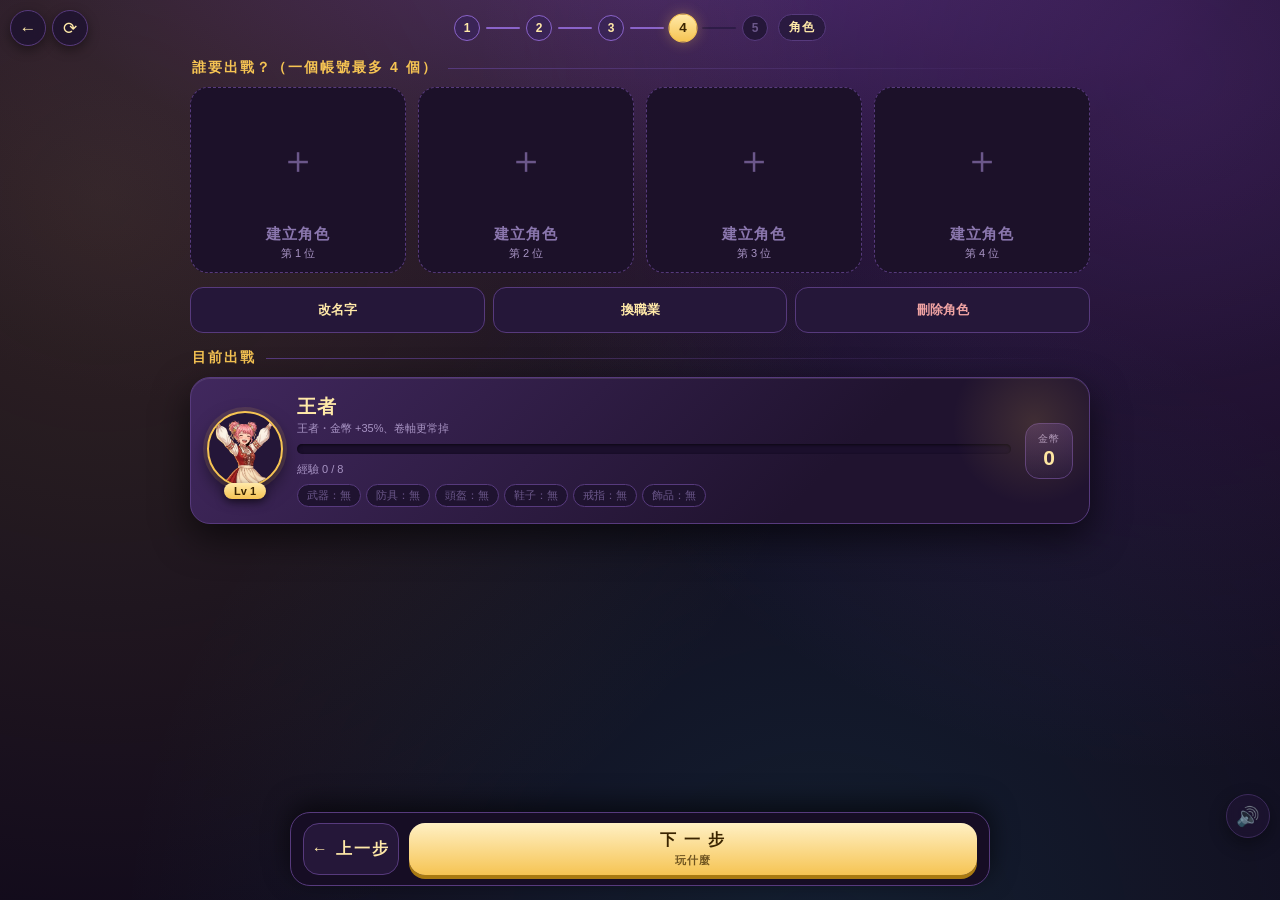
<file: index.html>
<!doctype html>
<html lang="zh-Hant">
<head>
<meta charset="utf-8">
<meta name="viewport" content="width=device-width,initial-scale=1,viewport-fit=cover">
<title>邊玩邊變強</title>
<meta name="theme-color" content="#120b1c">
<link rel="manifest" href="manifest.json">
<link rel="icon" href="assets/icon-192.png">
<link rel="apple-touch-icon" href="assets/icon-192.png">
<meta name="apple-mobile-web-app-capable" content="yes">
<meta name="apple-mobile-web-app-status-bar-style" content="black-translucent">
<meta name="apple-mobile-web-app-title" content="邊玩邊變強">
<link rel="stylesheet" href="assets/common.css">
<style>
/* ---------- 大廳改成底部五個分頁（2026-08-23 Steve：不要一頁滑到底，每一頁都要乾淨） ----------
   ① 開始（選模式＋登入帳號）② 玩什麼（練習就選題型／娛樂就看難度，再從這裡出擊）
   ③ 角色（一個帳號最多四個，建好就留著，隨時換誰出戰）④ 練習小遊戲 ⑤ 數據統計 */
:root{--tabh:64px}
body{gap:12px;padding-bottom:calc(var(--tabh) + 26px + env(safe-area-inset-bottom,0px))}
.wrap{width:min(96vw,620px);display:flex;flex-direction:column;gap:14px}
/* 內容少的那幾步（玩法、帳號）垂直置中比讓下面空一大片好看；內容多的維持頂對齊不然要往下滑才看得到頂 */
body.atRoot .wrap,
body.thinStep .wrap{min-height:calc(100dvh - 190px);justify-content:center}

/* 一步一頁：一次只顯示一步，不要全部擠在同一頁 */
.step{display:none;flex-direction:column;gap:14px;animation:pgIn .22s ease-out}
.step.on{display:flex}
@keyframes pgIn{from{opacity:0;transform:translateY(8px)}}

/* 第一步已經是大廳最上層，左上角返回鍵在這裡沒有更上一層可回，變暗表示按了沒反應 */
body.atRoot .pagectrl .pcbtn[data-act="back"]{opacity:.35;pointer-events:none}

/* 上面的進度：現在走到第幾步、還有幾步 */
.stepbar{display:flex;align-items:center;gap:6px;justify-content:center;margin:2px 0 2px}
.stepbar b{
  width:26px;height:26px;border-radius:50%;display:flex;align-items:center;justify-content:center;
  font-size:12px;font-weight:900;background:#251739;border:1px solid var(--line);color:#6b578a;
  transition:background .2s,color .2s,transform .2s;flex:none;
}
.stepbar b.on{background:linear-gradient(180deg,var(--gold2),var(--gold));color:#3a2400;
  border-color:var(--gold);transform:scale(1.12);box-shadow:0 0 12px #f6c45355}
.stepbar b.done{background:#3a2456;color:var(--gold2);border-color:#8a63c9}
.stepbar i{flex:0 1 34px;height:2px;background:#2e1c47;border-radius:2px}
.stepbar i.done{background:#8a63c9}
/* 2026-08-24 Steve 回報：這個字太小、顏色又暗，飄過的背景金幣一蓋過去就看不清是中文字。
   加個底色小標籤，不管金幣飄到哪都還是看得清楚現在是哪一步。 */
.stepbar span{
  font-size:12px;color:var(--gold2);font-weight:700;letter-spacing:1px;margin-left:4px;
  padding:4px 10px;border-radius:999px;background:#2a1a40;border:1px solid var(--line);
  position:relative;z-index:1;white-space:nowrap;
}

/* 底下的上一步／下一步 */
.navbar{
  position:fixed;left:0;right:0;bottom:0;z-index:50;display:flex;gap:10px;
  padding:10px 12px calc(10px + env(safe-area-inset-bottom,0px));
  background:#160d24;border-top:1px solid var(--line);box-shadow:0 -8px 26px #0009;
}
.navbar button{
  min-height:52px;border-radius:16px;cursor:pointer;font-family:inherit;
  font-size:16px;font-weight:900;letter-spacing:2px;border:1px solid var(--line);
  background:#251739;color:var(--gold2);transition:transform .1s;
}
.navbar button:active{transform:translateY(3px)}
.navbar .back{flex:0 0 96px}
.navbar .next{flex:1;border:none;color:#3a2400;
  background:linear-gradient(180deg,#fff0c4,var(--gold));box-shadow:0 4px 0 #a97a12}
.navbar .next:disabled{filter:grayscale(.7) brightness(.7);cursor:default;box-shadow:none}
.navbar .next small{display:block;font-size:11px;font-weight:700;letter-spacing:1px;opacity:.72;margin-top:2px}
/* 縮放鎖那顆鈕本來貼在右下角，會被下面那條蓋住，往上抬 */
.zoomlock{bottom:calc(var(--tabh) + 20px + env(safe-area-inset-bottom,0px)) !important}
.zoomtip{bottom:calc(var(--tabh) + 28px + env(safe-area-inset-bottom,0px)) !important}

/* ---------- 第一步：歡迎畫面 ---------- */
.welcome{text-align:center;padding:4px 0 2px;position:relative}
.welcome .big{
  font-size:clamp(24px,6.6vw,38px);font-weight:900;letter-spacing:5px;color:var(--gold2);
  text-shadow:0 3px 0 #7a4a00,0 8px 26px #000a;position:relative;z-index:2;
}
.welcome .sub{font-size:13px;color:var(--dim);letter-spacing:2px;margin-top:6px;position:relative;z-index:2}

/* 傳送門：角色站在會慢慢轉的金色符文環裡出場，呼應出擊頁戰場的拱門 */
.portal{position:relative;width:min(56vw,210px);height:min(56vw,210px);margin:16px auto 0}
.portal::before{
  content:"";position:absolute;inset:4%;border-radius:50%;
  background:radial-gradient(circle,#f6c4532e 0%,#a855f724 52%,transparent 74%);
}
.portal::after{
  content:"";position:absolute;inset:0;border-radius:50%;border:2px dashed #f6c45359;
  animation:portalspin 24s linear infinite;
}
.portal img{
  /* 角色圖都是「站左邊、武器往右揮」的構圖，實際畫的人物比圖片本身的畫布中心偏左約 20%——
     用 margin:auto 置中的是整張圖（含右邊那塊空白），人物看起來就會偏左。往右position補回來。
     量過現有兩個職業（王者、星辰術士）都差不多這個比例，新職業如果差很多要重量 */
  position:relative;z-index:2;width:80%;height:auto;display:block;margin:10% auto 0;
  transform:translateX(18%);
  filter:drop-shadow(0 10px 22px #000a);animation:wfloat 3.4s ease-in-out infinite alternate;
}
@keyframes portalspin{to{transform:rotate(360deg)}}
@keyframes wfloat{to{transform:translateX(18%) translateY(-8px)}}
.statlink{
  width:100%;height:44px;border-radius:12px;cursor:pointer;
  background:#251739;border:1px solid var(--line);color:var(--dim);font-size:13px;font-weight:700;
  font-family:inherit;
}

/* ---------- 標題 ---------- */
.logo{text-align:center;margin-top:4px;position:relative}
.logo h1{font-size:clamp(21px,5.4vw,30px);letter-spacing:6px}
.logo p{font-size:11px;color:var(--dim);letter-spacing:3px;margin-top:3px}
.logo::after{
  content:"";position:absolute;left:50%;top:50%;transform:translate(-50%,-50%);
  width:min(80%,340px);height:110px;border-radius:50%;z-index:-1;
  background:radial-gradient(ellipse,#f6c45322,transparent 70%);
}

/* ---------- 區塊標題與面板 ---------- */
.sec{display:flex;align-items:center;gap:10px;margin:2px 2px -4px}
.sec h2{font-size:14px;color:var(--gold);letter-spacing:2px;font-weight:800;white-space:nowrap}
.sec i{flex:1;height:1px;background:linear-gradient(90deg,#573a7d,transparent)}
.panel{
  padding:16px;border-radius:20px;background:linear-gradient(180deg,#2e1c47,#1a1029);
  border:1px solid var(--line);box-shadow:0 10px 28px #0007;
}
.hint{font-size:12px;color:var(--dim);line-height:1.9;text-align:center}
.hint b{color:var(--gold2)}

/* ---------- 玩家卡 ---------- */
.player{
  display:flex;gap:14px;align-items:center;padding:16px;border-radius:20px;cursor:pointer;
  background:linear-gradient(135deg,#41285e,#20132f 70%);border:1px solid var(--line);
  box-shadow:0 14px 36px #0009,inset 0 1px 0 #ffffff1a;position:relative;overflow:hidden;
  transition:border-color .2s;
}
.player:hover{border-color:#8a63c9}
.player::before{
  content:"";position:absolute;right:-30px;top:-40px;width:170px;height:170px;border-radius:50%;
  background:radial-gradient(circle,#f6c45326,transparent 68%);pointer-events:none;
}
.face{position:relative;flex:none}
.face img{
  width:76px;height:76px;object-fit:cover;object-position:top center;border-radius:50%;
  border:2px solid var(--gold);background:#241638;box-shadow:0 0 0 4px #f6c4531f,0 8px 18px #0008;
}
.face .lvbadge{
  position:absolute;left:50%;bottom:-8px;transform:translateX(-50%);font-size:11px;font-weight:800;
  color:#3a2400;padding:2px 10px;border-radius:99px;white-space:nowrap;
  background:linear-gradient(180deg,var(--gold2),var(--gold));box-shadow:0 3px 8px #0008;
}
.pinfo{flex:1;min-width:0}
.pinfo .nm{font-size:19px;font-weight:800;color:var(--gold2);letter-spacing:1px}
.pinfo .cls{font-size:11px;color:var(--dim);margin-top:1px}
.expbar{height:10px;border-radius:99px;background:#1b0f2c;margin:8px 0 5px;overflow:hidden;
  box-shadow:inset 0 1px 3px #0009}
.expbar i{display:block;height:100%;border-radius:99px;transition:width .6s cubic-bezier(.2,1,.3,1);
  background:linear-gradient(90deg,#6ea8ff,#c084fc 55%,#f6c453);box-shadow:0 0 12px #f6c45366}
.pinfo small{font-size:11px;color:var(--dim)}
.gearrow{display:flex;gap:5px;margin-top:7px;flex-wrap:wrap}
.gearrow span{font-size:11px;padding:3px 9px;border-radius:99px;background:#1f1330;
  border:1px solid var(--line);white-space:nowrap}
.gold{
  flex:none;text-align:center;padding:8px 12px;border-radius:14px;
  background:linear-gradient(180deg,#3a2456,#241638);border:1px solid var(--line);
}
.gold b{display:block;font-size:10px;color:var(--dim);font-weight:500;letter-spacing:1px}
.gold span{font-size:21px;font-weight:800;color:var(--gold2);font-variant-numeric:tabular-nums}

/* ---------- ① 開始頁 ---------- */
.modepanel{display:flex;flex-direction:column;gap:12px}
.modepanel .modebar button{min-height:64px}
.modepanel .modebar button b{font-size:17px}
.modepanel .modebar button small{font-size:12px}
.gobtn{
  width:100%;min-height:68px;border:none;border-radius:20px;cursor:pointer;font-family:inherit;
  font-size:21px;font-weight:900;letter-spacing:6px;color:#3a2400;
  background:linear-gradient(180deg,#fff0c4,var(--gold));box-shadow:0 6px 0 #a97a12,0 14px 30px #0009;
  transition:transform .12s;
}
.gobtn:active{transform:translateY(5px);box-shadow:0 1px 0 #a97a12}
.gobtn small{display:block;font-size:11px;font-weight:700;letter-spacing:1px;opacity:.72;margin-top:3px}

/* ---------- ③ 角色頁：四個角色格 ---------- */
.slots{display:grid;grid-template-columns:repeat(2,1fr);gap:10px}
.slot{
  position:relative;border-radius:18px;padding:12px 10px 11px;text-align:center;cursor:pointer;
  background:linear-gradient(180deg,#2a1a3f,#1e1230);border:1px solid var(--line);
  transition:transform .16s ease,border-color .2s,box-shadow .2s;
}
.slot:hover{transform:translateY(-3px);border-color:#8a63c9}
.slot img{width:100%;height:92px;object-fit:contain;object-position:bottom center;
  filter:drop-shadow(0 6px 10px #0009)}
.slot .ph{font-size:40px;line-height:92px}
.slot .nm{font-size:15px;font-weight:800;color:var(--gold2);letter-spacing:1px;margin-top:5px;
  white-space:nowrap;overflow:hidden;text-overflow:ellipsis}
.slot .meta{font-size:11px;color:var(--dim);margin-top:2px}
.slot.on{
  background:linear-gradient(180deg,#523775,#2c1b42);border-color:var(--gold);
  box-shadow:0 0 0 2px #f6c45344,0 10px 24px #0009;
}
.slot.on::after{
  content:"出戰中";position:absolute;top:7px;right:7px;font-size:9px;font-weight:800;
  background:var(--gold);color:#3a2400;border-radius:99px;padding:2px 8px;box-shadow:0 2px 6px #0007;
}
.slot.empty{border-style:dashed;background:#1c1129}
.slot.empty .plus{font-size:38px;line-height:92px;color:#6b578a}
.slot.empty .nm{color:#8a76ad}
.slotacts{display:flex;gap:8px}
.slotacts button{
  flex:1;height:46px;border-radius:13px;cursor:pointer;font-family:inherit;font-size:13px;
  font-weight:700;background:#251739;border:1px solid var(--line);color:var(--gold2);
}
.slotacts button.danger{color:#f0a3a3}
.slotacts button:active{transform:translateY(2px)}

/* ---------- 選職業（建立角色與換職業共用同一個彈窗） ---------- */
.heroes{display:grid;grid-template-columns:repeat(2,1fr);gap:9px}
.hcard{
  background:linear-gradient(180deg,#2a1a3f,#1e1230);border:1px solid var(--line);border-radius:16px;
  padding:10px 6px 8px;text-align:center;cursor:pointer;position:relative;overflow:hidden;
  transition:transform .16s ease,border-color .2s,box-shadow .2s;
}
.hcard:hover{transform:translateY(-3px);border-color:#8a63c9}
.hcard img{width:100%;height:78px;object-fit:contain;object-position:bottom center;
  filter:drop-shadow(0 6px 10px #0009)}
.hcard .ph{font-size:36px;line-height:78px}
.hcard b{display:block;font-size:13px;color:var(--gold2);margin-top:4px;letter-spacing:1px}
.hcard small{display:block;font-size:10px;color:var(--dim);line-height:1.5;min-height:15px}
.hcard .buff{font-size:10px;color:var(--ok);margin-top:3px;line-height:1.5}
.hcard .trait{font-size:10px;color:var(--gold2);margin-top:4px;line-height:1.45;
  padding-top:4px;border-top:1px dashed #ffffff1f}
.hcard.on{
  background:linear-gradient(180deg,#523775,#2c1b42);border-color:var(--gold);
  box-shadow:0 0 0 2px #f6c45344,0 10px 24px #0009;
}
/* 敬請期待的四個職業：不要只放一個鎖頭，小孩看到純鎖頭是失望，看到剪影才是期待 */
.hcard.lock{cursor:default;background:linear-gradient(180deg,#1b1230,#140c22)}
.hcard.lock:hover{transform:none;border-color:var(--line)}
.hcard.lock .sil{
  height:78px;display:flex;align-items:flex-end;justify-content:center;font-size:44px;
  filter:brightness(0) saturate(0) opacity(.62) drop-shadow(0 0 10px #f6c45355);
}
.hcard.lock b{color:#6b578a;letter-spacing:4px}
.hcard.lock .hint{font-size:10px;color:#8a75ab;line-height:1.5;margin-top:3px;min-height:30px}
.hcard.lock .soon{font-size:10px;color:var(--gold2);margin-top:5px;
  padding-top:4px;border-top:1px dashed #ffffff1f}
/* 邊框跑一圈流動的金光 */
.hcard.lock::after{
  content:"";position:absolute;inset:-1px;border-radius:16px;pointer-events:none;
  background:linear-gradient(115deg,transparent 38%,#f6c4534d 50%,transparent 62%);
  background-size:280% 100%;animation:silShine 3.6s linear infinite;
}
@keyframes silShine{from{background-position:180% 0}to{background-position:-80% 0}}

/* ---------- 遊戲卡 ---------- */
.games{display:flex;flex-direction:column;gap:10px}
.game{
  --ac:#f6c453;
  display:flex;gap:13px;align-items:center;padding:13px 14px 13px 16px;border-radius:18px;
  background:linear-gradient(120deg,#33204d,#1d1230 78%);border:1px solid var(--line);
  text-decoration:none;color:var(--text);position:relative;overflow:hidden;
  transition:transform .18s ease,box-shadow .18s ease,border-color .18s;
}
.game::before{
  content:"";position:absolute;left:0;top:12%;bottom:12%;width:4px;border-radius:0 4px 4px 0;
  background:var(--ac);box-shadow:0 0 14px var(--ac);
}
.game::after{
  content:"";position:absolute;inset:0;pointer-events:none;
  background:linear-gradient(105deg,transparent 35%,#ffffff16 50%,transparent 65%);
  transform:translateX(-140%);
}
.game:hover{transform:translateY(-3px);box-shadow:0 14px 32px #000a;border-color:var(--ac)}
.game:hover::after{animation:sheen .7s ease-out}
@keyframes sheen{to{transform:translateX(140%)}}
.game .ic{
  width:58px;height:58px;flex:none;border-radius:16px;display:flex;align-items:center;
  justify-content:center;font-size:28px;position:relative;
  background:radial-gradient(circle at 34% 28%,#3a2456,#1b1029 76%);
  border:1px solid var(--line);box-shadow:inset 0 1px 0 #ffffff22,0 6px 14px #0008;
  background-size:74% 74%;background-position:center;background-repeat:no-repeat;
}
.game .txt{flex:1;min-width:0}
.game .txt b{display:block;font-size:17px;color:#fff;letter-spacing:1px}
.game .txt small{
  display:-webkit-box;-webkit-line-clamp:2;-webkit-box-orient:vertical;overflow:hidden;
  font-size:12px;color:var(--dim);line-height:1.6;margin-top:3px;
}
.game .rec{
  display:inline-block;margin-top:6px;font-size:11px;font-weight:700;color:var(--ac);
  background:#1b1029;border:1px solid var(--line);border-radius:99px;padding:2px 9px;
}
.game .go{
  flex:none;display:flex;align-items:center;gap:4px;white-space:nowrap;
  font-size:14px;font-weight:900;letter-spacing:2px;color:#1b1029;
  background:var(--ac);border-radius:99px;padding:8px 14px;
  box-shadow:0 3px 10px #0007,inset 0 1px 0 #ffffff55;
}
.game .go i{font-style:normal;font-size:15px;line-height:1;opacity:.7}
.game:hover .go{filter:brightness(1.12)}
#gamesMain .game{
  padding:18px 18px 18px 22px;gap:16px;border-radius:22px;
  background:linear-gradient(120deg,#4a2f6d,#2a1840 62%,#1d1230);
  border-color:#f6c45355;box-shadow:0 16px 38px #000a,inset 0 1px 0 #ffffff1a;
}
#gamesMain .game::before{width:6px;top:8%;bottom:8%}
#gamesMain .game .ic{width:76px;height:76px;font-size:38px;border-radius:20px}
#gamesMain .game .ic,#gamesMain .game .txt,#gamesMain .game .go{position:relative;z-index:1}
#gamesMain .game .txt b{font-size:22px}
#gamesMain .game .txt small{-webkit-line-clamp:3;font-size:13px}
#gamesMain .game .go{font-size:16px;padding:11px 20px;letter-spacing:3px}
/* 主線卡右下角壓一隻淡淡的 Boss（這一層原本是掃光，換掉；left:auto 一定要留，
   不然 left:0 會贏過 width，整張圖會貼到左邊壓住文字） */
#gamesMain .game::after{
  content:"";position:absolute;left:auto;right:124px;top:0;bottom:0;width:170px;transform:none;
  background:url(assets/mob_dragon.webp) no-repeat right -18px center/auto 104%;
  opacity:.55;filter:saturate(1) brightness(1.05);
  -webkit-mask-image:linear-gradient(100deg,transparent 18%,#000 62%);
  mask-image:linear-gradient(100deg,transparent 18%,#000 62%);
}
#gamesMain .game:hover::after{animation:none;opacity:.6}
.games.grid .game{align-items:flex-start}
.games.grid .game .ic{margin-top:2px}
.game.new .ic::after{
  content:"新";position:absolute;top:-6px;right:-6px;background:var(--bad);color:#fff;
  font-size:9px;font-weight:800;padding:2px 7px;border-radius:99px;box-shadow:0 3px 8px #0009;
}

/* ---------- ⑤ 數據統計 ---------- */
.nums{display:grid;grid-template-columns:repeat(4,1fr);gap:8px;margin-bottom:12px}
.nums div{background:#211434;border:1px solid var(--line);border-radius:12px;padding:9px 2px;text-align:center}
.nums b{display:block;font-size:10px;color:var(--dim);font-weight:500;letter-spacing:1px}
.nums span{font-size:19px;font-weight:800;color:var(--gold2);font-variant-numeric:tabular-nums}
.panel h3{font-size:13px;color:var(--gold);margin-bottom:8px;letter-spacing:1px}
.panel ul{list-style:none;display:flex;flex-wrap:wrap;gap:6px}
.panel li{background:#3a2456;border:1px solid var(--line);border-radius:9px;padding:5px 10px;font-size:13px}
.panel li i{font-style:normal;color:var(--bad);font-size:11px}
.clearbtn{
  margin-top:14px;width:100%;height:44px;border-radius:12px;cursor:pointer;
  background:#251739;border:1px solid var(--line);color:var(--dim);font-size:13px;font-weight:700;
}
.clearbtn:active{transform:translateY(2px)}

/* ---------- 彈窗（建立角色、換職業、取名字） ---------- */
.modalwrap{
  position:fixed;inset:0;z-index:70;background:#07040ce8;
  display:none;align-items:center;justify-content:center;padding:14px;
}
.modalwrap.on{display:flex;animation:mwIn .18s ease-out}
@keyframes mwIn{from{opacity:0}}
.modalbox{
  width:min(94vw,520px);max-height:88vh;overflow:auto;position:relative;
  border-radius:20px;padding:20px 16px 16px;
  background:linear-gradient(180deg,#33204d,#1a1029);border:2px solid var(--line);
  box-shadow:0 22px 60px #000b;animation:mbIn .26s cubic-bezier(.2,1.5,.4,1);
}
@keyframes mbIn{from{transform:translateY(18px) scale(.92);opacity:0}}
.modalbox h2{margin:0 0 4px;font-size:19px;color:var(--gold);letter-spacing:2px;text-align:center}
.modalbox .sub{font-size:12px;color:var(--dim);text-align:center;margin-bottom:14px}
.modalbox .xbtn{
  position:absolute;right:10px;top:10px;width:32px;height:32px;border-radius:10px;cursor:pointer;
  border:1px solid var(--line);background:#20132f;color:var(--dim);font-size:15px;line-height:1;
}
.namerow{margin-top:14px}
.namerow label{display:block;font-size:12px;color:var(--dim);margin-bottom:6px;letter-spacing:1px}
.namerow input{
  width:100%;height:48px;border-radius:13px;border:1px solid var(--line);background:#1b0f2c;
  color:#fff;font-family:inherit;font-size:18px;letter-spacing:2px;padding:0 14px;text-align:center;
}
.modalbox .btn{width:100%;margin-top:12px}

/* ---------- 手機 ---------- */
@media (max-width:520px){
  .wrap{gap:12px}
  .welcome .big{font-size:clamp(20px,6vw,40px);letter-spacing:3px;white-space:nowrap}
  .logo h1{letter-spacing:4px}
  .player{padding:13px;gap:11px}
  .face img{width:64px;height:64px}
  .gold{padding:7px 10px}
  .gold span{font-size:19px}
  .panel{padding:13px}
  .slot img{height:82px}
  .slot .ph,.slot.empty .plus{line-height:82px}
  .game{padding:11px 12px 11px 14px;gap:11px}
  .game .ic{width:52px;height:52px;font-size:25px}
  .game .txt b{font-size:16px}
  .game .txt small{font-size:11.5px}
  .games.grid{gap:8px}
  .games.grid .game{padding:10px 11px 10px 13px}
  .games.grid .game .ic{width:46px;height:46px;font-size:22px}
  .games.grid .game .txt small{-webkit-line-clamp:1;margin-top:2px}
  .games.grid .game .rec{margin-top:4px}
  .game .go{font-size:12.5px;letter-spacing:1px;padding:7px 11px}
  #gamesMain .game .go{font-size:14px;padding:9px 15px;letter-spacing:2px}
  #gamesMain .game{padding:15px 15px 15px 17px}
  #gamesMain .game .ic{width:64px;height:64px;font-size:32px}
  #gamesMain .game .txt b{font-size:19px}
  #gamesMain .game .txt small{-webkit-line-clamp:2}
  #gamesMain .game::after{right:88px;width:112px;background-size:auto 92%;opacity:.4}
  .nums{gap:6px}
  .nums span{font-size:17px}
  .stepbar b{width:24px;height:24px;font-size:11px}
  .stepbar i{flex-basis:24px}
  .navbar button{min-height:48px;font-size:15px}
  .navbar .back{flex:0 0 84px}
}

/* ---------- 桌機 ---------- */
@media (min-width:900px){
  .wrap{width:min(96vw,900px)}
  .slots{grid-template-columns:repeat(4,1fr);gap:12px}
  .slot img{height:120px}
  .slot .ph,.slot.empty .plus{line-height:120px}
  .heroes{grid-template-columns:repeat(3,1fr);gap:12px}
  .hcard img{height:104px}
  .hcard .ph{line-height:104px}
  .games.grid{display:grid;grid-template-columns:repeat(2,1fr);gap:12px}
  .games.grid .game .txt small{-webkit-line-clamp:3}
  .navbar{
    left:50%;right:auto;transform:translateX(-50%);bottom:14px;width:min(96vw,700px);
    border-radius:20px;border:1px solid var(--line);
  }
}
/* 左下那張大立繪在 1080～1400 會壓到內容，超寬螢幕才放出來 */
@media (max-width:1399px){ .hero{display:none} }
</style>
</head>
<body>
<img class="hero" id="hero" src="assets/princess.webp" alt="" loading="lazy" decoding="async" fetchpriority="low">

<div class="wrap">
  <div class="stepbar" id="stepbar"></div>

  <!-- 第一步：歡迎 ＋ 選玩法 -->
  <section class="step" id="s1">
    <div class="welcome">
      <div class="big">歡迎來到「邊玩邊變強」</div>
      <div class="sub">九九乘法・加減法・注音・英文字母</div>
      <div class="portal">
        <img id="wimg" src="assets/fx_hero_ready.webp" alt="">
      </div>
    </div>

    <div class="sec"><h2>要怎麼玩</h2><i></i></div>
    <div class="modepanel"><div id="modebar"></div></div>
  </section>

  <!-- 第二步：出題設定（練習模式才要選；娛樂模式改看說明） -->
  <section class="step" id="s2">
    <div id="topicwrap">
      <div class="sec"><h2>要練哪一種題目</h2><i></i></div>
      <div id="topicbar"></div>
    </div>
    <div id="rangewrap">
      <div class="sec"><h2>加減法數字範圍</h2><i></i></div>
      <div id="rangebar"></div>
    </div>
    <div id="voicewrap">
      <div class="sec"><h2>題目要不要唸出來</h2><i></i></div>
      <div id="voicebar"></div>
    </div>
    <div class="panel" id="arcadeHint" style="display:none">
      <div class="hint">
        娛樂模式<b>不出題</b>，按攻擊與閃避自己打怪。<br>
        難度（悠閒／普通／狠角色）在出擊畫面裡選。
      </div>
    </div>
  </section>

  <!-- 第三步：帳號 -->
  <section class="step" id="s3">
    <div class="sec"><h2>帳號</h2><i></i></div>
    <div id="userbar" class="userbar"></div>
  </section>

  <!-- 第四步：選角色 -->
  <section class="step" id="s4">
    <div class="sec"><h2>誰要出戰？（一個帳號最多 4 個）</h2><i></i></div>
    <div class="slots" id="slots"></div>
    <div class="slotacts">
      <button id="renameBtn">改名字</button>
      <button id="reclassBtn">換職業</button>
      <button class="danger" id="delBtn">刪除角色</button>
    </div>

    <div class="sec"><h2>目前出戰</h2><i></i></div>
    <div class="player" id="playerCard">
      <div class="face">
        <img id="pface" src="assets/hero_cheer.webp" alt="">
        <span class="lvbadge" id="plv">Lv 1</span>
      </div>
      <div class="pinfo">
        <div class="nm" id="pname">小虎姬</div>
        <div class="cls" id="pcls">王者</div>
        <div class="expbar"><i id="pexp"></i></div>
        <small id="pexpText">經驗 0 / 75</small>
        <div class="gearrow" id="pgear"></div>
      </div>
      <div class="gold"><b>金幣</b><span id="pgold">0</span></div>
    </div>
  </section>

  <!-- 第五步：玩哪一個 -->
  <section class="step" id="s5">
    <div class="sec"><h2>主線冒險</h2><i></i></div>
    <div class="games" id="gamesMain"></div>

    <div class="sec"><h2>練習小遊戲</h2><i></i></div>
    <div class="games grid" id="gamesSub"></div>

    <button class="statlink" id="statBtn">📊 看練習狀況</button>
  </section>
</div>

<nav class="navbar" id="navbar">
  <button class="back" id="navBack">← 上一步</button>
  <button class="next" id="navNext">下 一 步<small></small></button>
</nav>

<!-- 練習狀況（不放進主流程，要看才打開） -->
<div class="modalwrap" id="statwin">
  <div class="modalbox">
    <button class="xbtn" id="statClose" aria-label="關閉">✕</button>
    <h2>練 習 狀 況</h2>
    <div class="nums">
      <div><b>答對</b><span id="sOk">0</span></div>
      <div><b>答錯</b><span id="sBad">0</span></div>
      <div><b>正確率</b><span id="sRate">—</span></div>
      <div><b>打倒敵人</b><span id="sKill">0</span></div>
    </div>
    <h3 style="text-align:left">最該再練的乘法</h3>
    <ul id="sWeak"></ul>
    <button class="clearbtn" id="clearAll">清除這個角色的紀錄（等級、裝備、答題紀錄）</button>
  </div>
</div>

<!-- 建立角色／換職業 -->
<div class="modalwrap" id="heropick">
  <div class="modalbox">
    <button class="xbtn" id="hpClose" aria-label="關閉">✕</button>
    <h2 id="hpTitle">建 立 角 色</h2>
    <div class="sub" id="hpSub">先挑一個職業，再幫他取名字</div>
    <div class="heroes" id="heroes"></div>
    <div class="namerow" id="hpNameRow">
      <label>角色名字（最多 8 個字，留白就用職業的名字）</label>
      <input id="hpName" maxlength="8" autocomplete="off">
    </div>
    <button class="btn" id="hpOk">確 定</button>
  </div>
</div>

<script src="assets/common.js"></script>
<script>Topic.lang = true;   /* 這一頁做得起注音／字母題（2026-08-27） */</script>
<script>
/* 遊戲清單：要加新遊戲只改這一份，卡片與紀錄都會自己長出來 */
const GAMES = [
  {f:'battle.html', n:'勇者出擊', ac:'#f6c453', icon:'⚔️', main:true, img:'assets/fx_hero_ready.webp',
   d:'答對就出手打怪，答錯被反擊。打中敵人害怕的乘法表傷害兩倍，還會掉裝備、升等級。',
   da:'自己按攻擊與閃避打怪，敵人倒數完就撲上來。掉裝備、升等級一樣有，還能挑難度。',
   rec:() => Save.d.totalKill > 0
     ? '打到第 ' + Save.d.round + '-' + (Save.d.wave+1) + ' 關　打倒 ' + Save.d.totalKill + ' 隻'
     : null},
  {f:'https://xuegu.pages.dev/games/xuegu/', n:'學之谷', ac:'#63c169', icon:'🌿', main:true,
   d:'橫向捲軸的動作冒險：打怪、撿寶、升等級，還會學到衝刺與招式。這一關不出題，是純玩的。',
   da:'橫向捲軸的動作冒險：打怪、撿寶、升等級。方向鍵加攻擊鍵就能出招，手機有搖桿與技能鈕。',
   rec:() => null},
  {f:'gems.html', n:'寶石消消樂', ac:'#c084fc', icon:'💎', img:'assets/sym_amethyst.webp',
   d:'轉出 4 顆以上連在一起的寶石就消除，接著問你「消掉幾顆 × 每顆幾分」，算對才拿得到分數。',
   da:'轉出 4 顆以上連在一起的寶石就消除，不出題，消到多少直接拿多少分。',
   rec:() => { const v = Best.get('v3_best'); return v ? '最高一轉得分 ' + v : null; }},
  {f:'findnum.html', n:'找答案挑戰', ac:'#6ea8ff', icon:'🔢',
   d:'出一題「6 × 7」，把盤面上所有 42 點掉，限時 60 秒衝分數。最單純的速度練習。',
   da:'直接給你一個數字，把盤面上所有一樣的點掉，限時 60 秒比眼力。',
   rec:() => { const v = Best.get('v1_score'); return v ? '最高分 ' + v : null; }},
  {f:'racing.html', n:'飆速賽車', ac:'#ff8a5c', icon:'🏎️', isNew:true,
   d:'三線道往前衝，撞上答案正確的牌子就加速加分，撞錯會打滑扣愛心。',
   da:'三線道往前衝，閃過路障開到空的那一道，越開越快。',
   rec:() => { const v = Best.get('v5_score'); return v ? '最高分 ' + v : null; }},
  {f:'memory.html', n:'記憶翻牌', ac:'#f0a3d0', icon:'🃏', isNew:true,
   d:'翻開一張算式牌跟一張答案牌配成一對，全部配完就過關。比誰記得住、翻得少。',
   da:'翻開兩張一樣的圖案配成一對，全部配完就過關，純比記性。',
   rec:() => { const v = Best.get('v6_time'); return v ? '最快 ' + v + ' 秒配完' : null; }},
  {f:'cloudjump.html', n:'雲端跳跳', ac:'#8fd8ff', icon:'☁️', isNew:true,
   d:'跳到答案正確的那朵雲上就往上爬一層，跳錯雲會碎掉掉下去。看能爬到幾樓。',
   da:'跳到有星星的那朵雲，其他一踩就碎；越高雲飄得越快。',
   rec:() => { const v = Best.get('v7_floor'); return v ? '爬到 ' + v + ' 樓' : null; }},
  {f:'bubble.html', n:'深海泡泡', ac:'#5ee6c0', icon:'🐠', isNew:true,
   d:'海裡漂著一堆答案泡泡，限時 60 秒把正確的射破。射錯扣 3 秒，連續射中分數愈高。',
   da:'畫面指定一種顏色，限時 60 秒把那個顏色的泡泡射破。射錯扣 3 秒。',
   rec:() => { const v = Best.get('v8_score'); return v ? '最高分 ' + v : null; }}
];

function gameCard(g){
  const a = document.createElement('a');
  a.className = 'game' + (g.isNew ? ' new' : '');
  a.href = g.f;
  a.style.setProperty('--ac', g.ac);

  const ic = document.createElement('div');
  ic.className = 'ic';
  ic.textContent = g.icon;
  ic.style.background = 'radial-gradient(circle at 34% 28%,' + g.ac + '3d,#1b1029 76%)';
  ic.style.borderColor = g.ac + '66';
  if(g.img){                                   // 有生好的圖就換成圖，沒有就留 emoji
    const im = new Image();
    im.onload = () => {
      ic.textContent = '';
      ic.style.backgroundImage = 'url(' + g.img + ')';
      ic.style.backgroundSize = '74%';
      ic.style.backgroundPosition = 'center';
      ic.style.backgroundRepeat = 'no-repeat';
    };
    im.src = g.img;
  }

  const txt = document.createElement('div');
  txt.className = 'txt';
  const b = document.createElement('b');      b.textContent = g.n;
  const sm = document.createElement('small');
  sm.textContent = (Mode.isArcade() && g.da) ? g.da : g.d;   // 娛樂模式講的是純玩的玩法
  txt.append(b, sm);
  const r = g.rec();
  if(r){
    const rec = document.createElement('div');
    rec.className = 'rec'; rec.textContent = r;
    txt.appendChild(rec);
  }

  /* 右邊那顆從單純的箭頭改成「開始」，小朋友一眼知道點下去就開始玩 */
  const go = document.createElement('div');
  go.className = 'go';
  go.innerHTML = '開 始<i>›</i>';
  a.append(ic, txt, go);
  return a;
}

/* ---------- 一步一頁的流程（2026-08-24 Steve：不要全部擠在一頁；2026-08-29 再拆細） ----------
   ① 選玩法 → ② 出題設定 → ③ 帳號 → ④ 選角色 → ⑤ 選主線或小遊戲 → 進戰鬥（battle.html）
   原本①把「歡迎＋選玩法＋題型＋範圍＋語音＋帳號」全塞同一步，要滑很久，字看起來擠成一團，
   這次拆成三步，一步只問一件事。跟底部分頁不一樣：分頁是「隨時亂跳」，流程是「一步一步走」，
   對小學生直觀得多。2026-08-24 Steve：拿掉「快速開始」，就是要每個人都走完，不留跳過引導的後門。 */
const STEPS = ['s1','s2','s3','s4','s5'];
const STEP_NAME = ['玩法', '設定', '帳號', '角色', '玩什麼'];
let step = 0;

function paintStepBar(){
  $('stepbar').innerHTML = STEPS.map((_, k) =>
    '<b class="' + (k === step ? 'on' : (k < step ? 'done' : '')) + '">' + (k+1) + '</b>' +
    (k < STEPS.length - 1 ? '<i class="' + (k < step ? 'done' : '') + '"></i>' : '')
  ).join('') + '<span>' + STEP_NAME[step] + '</span>';
}
function paintNav(){
  $('navBack').style.visibility = step === 0 ? 'hidden' : '';
  const next = $('navNext');
  if(step < STEPS.length - 1){
    next.innerHTML = '下 一 步<small>' + STEP_NAME[step+1] + '</small>';
    next.disabled = false;
  }else{
    // 最後一步：直接開打（上面那些卡片也點得進去，這顆是給只想打主線的人）
    next.innerHTML = '開 始 冒 險<small>' +
      (Mode.isArcade() ? '娛樂模式・不出題' : '練習模式・' + Topic.name()) + '</small>';
    next.disabled = false;
  }
}
function goStep(k){
  step = Math.max(0, Math.min(STEPS.length - 1, k));
  STEPS.forEach((id, n) => $(id).classList.toggle('on', n === step));
  document.body.classList.toggle('atRoot', step === 0);   // 第一步已經是最上層，左上角返回鍵要跟著變暗
  document.body.classList.toggle('thinStep', STEPS[step] === 's3');   // 帳號那一步內容很少，置中比較好看
  paintStepBar(); paintNav();
  window.scrollTo({top:0, behavior:'instant'});
}
/* 左上角「返回上一層」在大廳的意思是「上一步」，不是瀏覽器上一頁（見 common.js pagectrl） */
window.appBack = () => { if(step > 0){ goStep(step - 1); Sfx.ok(1); } };
$('navBack').onclick = () => { goStep(step - 1); Sfx.ok(1); };
$('navNext').onclick = () => {
  if(step < STEPS.length - 1){ goStep(step + 1); Sfx.ok(2); }
  else location.href = 'battle.html';
};

/* 練習狀況：不放進主流程（那是給大人看的），要看才打開 */
$('statBtn').onclick = () => { paintStats(); $('statwin').classList.add('on'); };
$('statClose').onclick = () => $('statwin').classList.remove('on');
$('statwin').onclick = e => { if(e.target === $('statwin')) $('statwin').classList.remove('on'); };

/* ---------- 帳號狀態列：沒登入就是一顆登入鈕，登入了顯示名字與登出 ---------- */
function paintUser(){
  const el = $('userbar');
  if(Cloud.logged()){
    el.innerHTML = '<b>👤 ' + Cloud.user() + '</b><span>進度會存到雲端</span>' +
                   '<button id="logoutBtn">登出</button>';
    el.querySelector('#logoutBtn').onclick = async () => {
      await Cloud.logout();
      paintUser();
    };
  }else{
    el.innerHTML = '<b>👤 尚未登入</b><span>目前只存在這台裝置</span>' +
                   '<button id="loginBtn">登入／註冊</button>';
    el.querySelector('#loginBtn').onclick = () => loginBox(async () => {
      paintUser();
      /* 登入後先把雲端這一格拉下來；雲端沒有就把本機的推上去，不會互相蓋掉 */
      try{
        const had = await Cloud.pull(curSlot());
        if(had){ location.reload(); }
        else { await Cloud.push(curSlot()); }
      }catch(e){}
    });
  }
}

/* ---------- 角色格（一個帳號最多四個） ----------
   每一格就是 common.js 的一個存檔位（_s1～_s4），資料各記各的。
   Save.peek(n) 回 null 就代表這一格還沒有人，畫成「＋ 建立角色」。 */
function slotCard(n){
  const d = Save.peek(n), cur = curSlot();
  const card = document.createElement('div');
  card.className = 'slot' + (d ? '' : ' empty') + (n === cur && d ? ' on' : '');
  card.dataset.n = n;

  if(!d){
    const plus = document.createElement('div');
    plus.className = 'plus'; plus.textContent = '＋';
    const nm = document.createElement('div');
    nm.className = 'nm'; nm.textContent = '建立角色';
    const meta = document.createElement('div');
    meta.className = 'meta'; meta.textContent = '第 ' + n + ' 位';
    card.append(plus, nm, meta);
    return card;
  }

  const h = heroOf(d.hero);
  const img = document.createElement('img');
  img.src = h.img; img.alt = '';
  img.onerror = () => {                      // 圖還沒生好就退回 emoji，不要破圖
    const ph = document.createElement('div');
    ph.className = 'ph'; ph.textContent = h.icon;
    img.replaceWith(ph);
  };
  const nm = document.createElement('div');
  nm.className = 'nm'; nm.textContent = (d.pname || '').trim() || h.name;
  const meta = document.createElement('div');
  meta.className = 'meta'; meta.textContent = h.name + '　Lv ' + d.lv;
  card.append(img, nm, meta);
  return card;
}
function paintSlots(){
  const box = $('slots');
  box.innerHTML = '';
  for(let n = 1; n <= SLOT_MAX; n++) box.appendChild(slotCard(n));
  const has = !!Save.peek(curSlot());
  ['renameBtn','reclassBtn','delBtn'].forEach(k => $(k).disabled = !has);
}
/* 換人出戰：存檔位換掉之後整頁重讀最單純——Save／Stats／Best 都是開頁時就讀好的 */
async function switchSlot(n){
  if(n === curSlot()) return;
  setSlot(n);
  if(Cloud.logged()){ try{ await Cloud.pull(n); }catch(e){} }
  location.reload();
}
async function createChar(n, heroKey, name){
  const d = Object.assign({}, DEFAULT_SAVE, {
    gear:emptyGear(), bag:[],
    hero: heroKey, pname: name
  });
  try{ localStorage.setItem(SAVE_KEY + '_s' + n, JSON.stringify(d)); }catch(e){}
  setSlot(n);
  /* 建好角色就直接帶到「玩什麼」（現在是第 5 步，index 4）——角色這一步已經完成了，不要再退回去 */
  try{ sessionStorage.setItem('mul99_step', '4'); }catch(e){}
  if(Cloud.logged()){ try{ await Cloud.push(n); }catch(e){} }
  location.reload();
}
$('slots').addEventListener('click', e => {
  const c = e.target.closest('.slot'); if(!c) return;
  const n = +c.dataset.n;
  if(c.classList.contains('empty')) openHeroPick('create', n);
  else switchSlot(n);
});

/* ---------- 選職業彈窗：建立角色與換職業共用 ---------- */
let hpMode = 'create', hpSlot = 1, hpHero = HEROES[0].key;
function paintHeroes(){
  const box = $('heroes');
  box.innerHTML = '';
  for(const h of HEROES){
    /* 數值差異列一列，但真正要讓人選的是那條「別人沒有的特色」（h.buff） */
    const buffs = [];
    if(h.atk) buffs.push('攻擊 ' + (h.atk > 0 ? '+' : '') + h.atk);
    if(h.hp)  buffs.push('血量 ' + (h.hp > 0 ? '+' : '') + h.hp);
    if(h.crit) buffs.push('爆擊 +' + h.crit + '%');
    if(h.spell !== 1) buffs.push('魔法 ×' + h.spell);

    const card = document.createElement('div');
    card.className = 'hcard' + (hpHero === h.key ? ' on' : '');
    card.dataset.h = h.key;

    const img = document.createElement('img');
    img.src = h.img; img.alt = '';
    img.onerror = () => {
      const ph = document.createElement('div');
      ph.className = 'ph'; ph.textContent = h.icon;
      img.replaceWith(ph);
    };
    card.appendChild(img);

    const b = document.createElement('b');      b.textContent = h.name;
    const sm = document.createElement('small'); sm.textContent = h.desc;
    const bf = document.createElement('div');   bf.className = 'buff'; bf.textContent = buffs.join('／');
    /* 職業特色（別人沒有的那條）要獨立一行，這才是選職業的理由 */
    const sp = document.createElement('div'); sp.className = 'trait'; sp.textContent = h.buff || '';
    card.append(b, sm, bf, sp);
    box.appendChild(card);
  }
  /* 被收起來的四個：剪影＋一句預告。**故意不寫解鎖條件**——
     寫了卻做不出來，小孩打到那一關發現沒東西會更失望（企劃書 5.2） */
  for(const h of LOCKED_HEROES){
    const card = document.createElement('div');
    card.className = 'hcard lock';
    card.innerHTML =
      '<div class="sil">' + h.icon + '</div>' +
      '<b>？？？</b>' +
      '<div class="hint">' + h.hint + '</div>' +
      '<div class="soon">🔒 ' + h.shape + '之戰士・準備中</div>';
    box.appendChild(card);
  }
}
$('heroes').addEventListener('click', e => {
  const c = e.target.closest('.hcard'); if(!c || c.classList.contains('lock')) return;
  hpHero = c.dataset.h;
  paintHeroes();
  Sfx.ok(3);
});
function openHeroPick(mode, n){
  hpMode = mode; hpSlot = n || curSlot();
  const d = mode === 'create' ? null : Save.d;
  hpHero = d ? d.hero : HEROES[0].key;
  $('hpTitle').textContent = mode === 'create' ? '建 立 角 色' : '換 職 業';
  $('hpSub').textContent = mode === 'create'
    ? '第 ' + hpSlot + ' 位・先挑一個職業，再幫他取名字'
    : '等級、裝備、金幣都會留著，只換職業';
  $('hpNameRow').style.display = mode === 'create' ? '' : 'none';
  $('hpName').value = '';
  paintHeroes();
  $('heropick').classList.add('on');
  if(mode === 'create') setTimeout(() => $('hpName').focus(), 80);
}
const closeHeroPick = () => $('heropick').classList.remove('on');
$('hpClose').onclick = closeHeroPick;
$('heropick').onclick = e => { if(e.target === $('heropick')) closeHeroPick(); };
$('hpOk').onclick = () => {
  if(hpMode === 'create'){
    createChar(hpSlot, hpHero, $('hpName').value.trim().slice(0, 8));
  }else{
    Save.d.hero = hpHero;
    Save.put();
    closeHeroPick();
    paintPlayer(); paintSlots(); paintGames();
    Sfx.ok(3);
  }
};
$('reclassBtn').onclick = () => openHeroPick('change');
$('delBtn').onclick = () => {
  const n = curSlot(), d = Save.peek(n);
  if(!d) return;
  const nm = (d.pname || '').trim() || heroOf(d.hero).name;
  if(!confirm('確定要刪除「' + nm + '」嗎？這個角色的等級、裝備、答題紀錄都會不見。')) return;
  Save.wipe(n);
  /* 刪掉的是正在用的那一格，就換到還有人的那一格；都沒有就留在第 1 格 */
  let go = 1;
  for(let i = 1; i <= SLOT_MAX; i++){ if(Save.peek(i)){ go = i; break; } }
  setSlot(go);
  location.reload();
};

/* ---------- 出戰角色卡 ---------- */
function paintPlayer(){
  const d = Save.d, h = heroOf(d.hero);
  $('plv').textContent = 'Lv ' + d.lv;
  const face = $('pface');
  face.onerror = () => { face.src = 'assets/hero_cheer.webp'; };
  face.src = h.frames ? 'assets/hero_cheer.webp' : h.img;
  $('pname').textContent = playerName();
  $('pcls').textContent = h.name + '・' + h.buff;
  /* 歡迎畫面那張大圖跟著目前出戰的角色走，不要一直是預設那隻 */
  const wi = $('wimg');
  wi.onerror = () => { wi.src = 'assets/fx_hero_ready.webp'; wi.onerror = null; };
  wi.src = h.img;
  $('pgold').textContent = fmtN(d.gold);
  const full = d.lv >= MAX_LV;
  $('pexp').style.width = full ? '100%' : (d.exp / Save.needExp() * 100) + '%';
  $('pexpText').textContent = full
    ? '已經滿等 Lv ' + MAX_LV
    : '經驗 ' + d.exp + ' / ' + Save.needExp();
  const g = d.gear || {}, names = SLOT_NAME;
  $('pgear').innerHTML = GEAR_SLOTS.map(k => {
    const it = g[k];
    return it ? '<span style="color:' + it.color + '">' + it.icon + ' ' + it.name + '</span>'
              : '<span style="color:#6b578a">' + names[k] + '：無</span>';
  }).join('');
}
$('playerCard').onclick = () => openHeroPick('change');

/* 自己取名字：存進 Save.d.pname，八頁都吃這個名字 */
function askName(){
  const box = document.createElement('div');
  box.className = 'pwwrap';
  box.innerHTML =
    '<div class="pwbox">' +
      '<h3>幫你的角色取名字</h3>' +
      '<p>最多 8 個字，留白就用職業本來的名字</p>' +
      '<input id="nmInput" maxlength="8" autocomplete="off" style="letter-spacing:2px;font-size:20px">' +
      '<div class="pwmsg" id="nmMsg"></div>' +
      '<div class="pwbtns"><button class="btn ghost" id="nmCancel">取 消</button>' +
      '<button class="btn" id="nmOk">確 定</button></div>' +
    '</div>';
  document.body.appendChild(box);
  const inp = box.querySelector('#nmInput');
  inp.value = Save.d.pname || '';
  setTimeout(() => { inp.focus(); inp.select(); }, 60);
  const close = () => box.remove();
  const ok = () => {
    Save.d.pname = inp.value.trim().slice(0, 8);
    Save.put();
    close();
    paintPlayer(); paintSlots();
  };
  box.querySelector('#nmOk').onclick = ok;
  box.querySelector('#nmCancel').onclick = close;
  inp.onkeydown = (e) => { if(e.key === 'Enter') ok(); };
  box.onclick = (e) => { if(e.target === box) close(); };
}
$('renameBtn').onclick = askName;

/* ---------- 玩法與題型 ---------- */
function paintPlay(){
  const arc = Mode.isArcade();
  document.body.classList.toggle('arcade', arc);
  $('topicwrap').style.display  = arc ? 'none' : '';   // 娛樂模式不出題，整段題型收起來
  $('rangewrap').style.display  = (arc || !Topic.needsRange()) ? 'none' : '';  // 純九九乘法不用挑範圍
  $('arcadeHint').style.display = arc ? '' : 'none';
  $('voicewrap').style.display  = arc ? 'none' : '';   // 娛樂模式不出題，也就沒有題目要唸
  if(typeof paintNav === 'function') paintNav();
}
Mode.bar($('modebar'), () => { paintPlay(); paintGames(); modeBadge(); });
Topic.bar($('topicbar'), () => { paintPlay(); });
Range.bar($('rangebar'), () => { Topic.bar($('topicbar'), () => { paintPlay(); }); });   // 換範圍要重畫題型按鈕上的數字
Voice.bar($('voicebar'));

function paintGames(){
  const main = $('gamesMain'), sub = $('gamesSub');
  main.innerHTML = ''; sub.innerHTML = '';
  for(const g of GAMES) (g.main ? main : sub).appendChild(gameCard(g));
}

/* ---------- 數據統計 ---------- */
function paintStats(){
  let ok = 0, bad = 0;
  for(const v of Object.values(Stats.data)){ ok += v.ok||0; bad += v.bad||0; }
  $('sOk').textContent = ok;
  $('sBad').textContent = bad;
  $('sRate').textContent = (ok+bad) ? Math.round(ok/(ok+bad)*100) + '%' : '—';
  $('sKill').textContent = Save.d.totalKill;
  $('sWeak').innerHTML = Stats.weakHTML(8);
}
$('clearAll').onclick = () => {
  if(!confirm('確定要清除這個角色的所有紀錄嗎？等級、金幣、裝備、答題紀錄都會不見。')) return;
  Save.reset();
  try{ localStorage.removeItem(STORE_KEY + '_s' + curSlot()); }catch(e){}
  Stats.data = {};
  paintPlayer(); paintSlots(); paintGames(); paintStats();
};

/* ---------- 開場 ---------- */
startCoins();
paintUser();
paintPlay(); modeBadge();
paintPlayer(); paintSlots(); paintGames(); paintStats();

/* 一個角色都還沒建過就直接停在「選角色」那一步（不然按下一步也沒得選，現在是第 4 步 index 3）；
   其餘照上次停的地方，離開再回來不用重走 */
let first = 0;
try{ first = +(sessionStorage.getItem('mul99_step') || 0) || 0; }catch(e){}
let anyChar = false;
for(let i = 1; i <= SLOT_MAX; i++){ if(Save.peek(i)){ anyChar = true; break; } }
goStep(anyChar ? first : 3);
/* 每走一步就記起來 */
const _goStep = goStep;
goStep = function(k){ _goStep(k); try{ sessionStorage.setItem('mul99_step', String(step)); }catch(e){} };
</script>
<script src="assets/audio.js"></script>
<script src="assets/lock.js"></script>
</body>
</html>
</file>
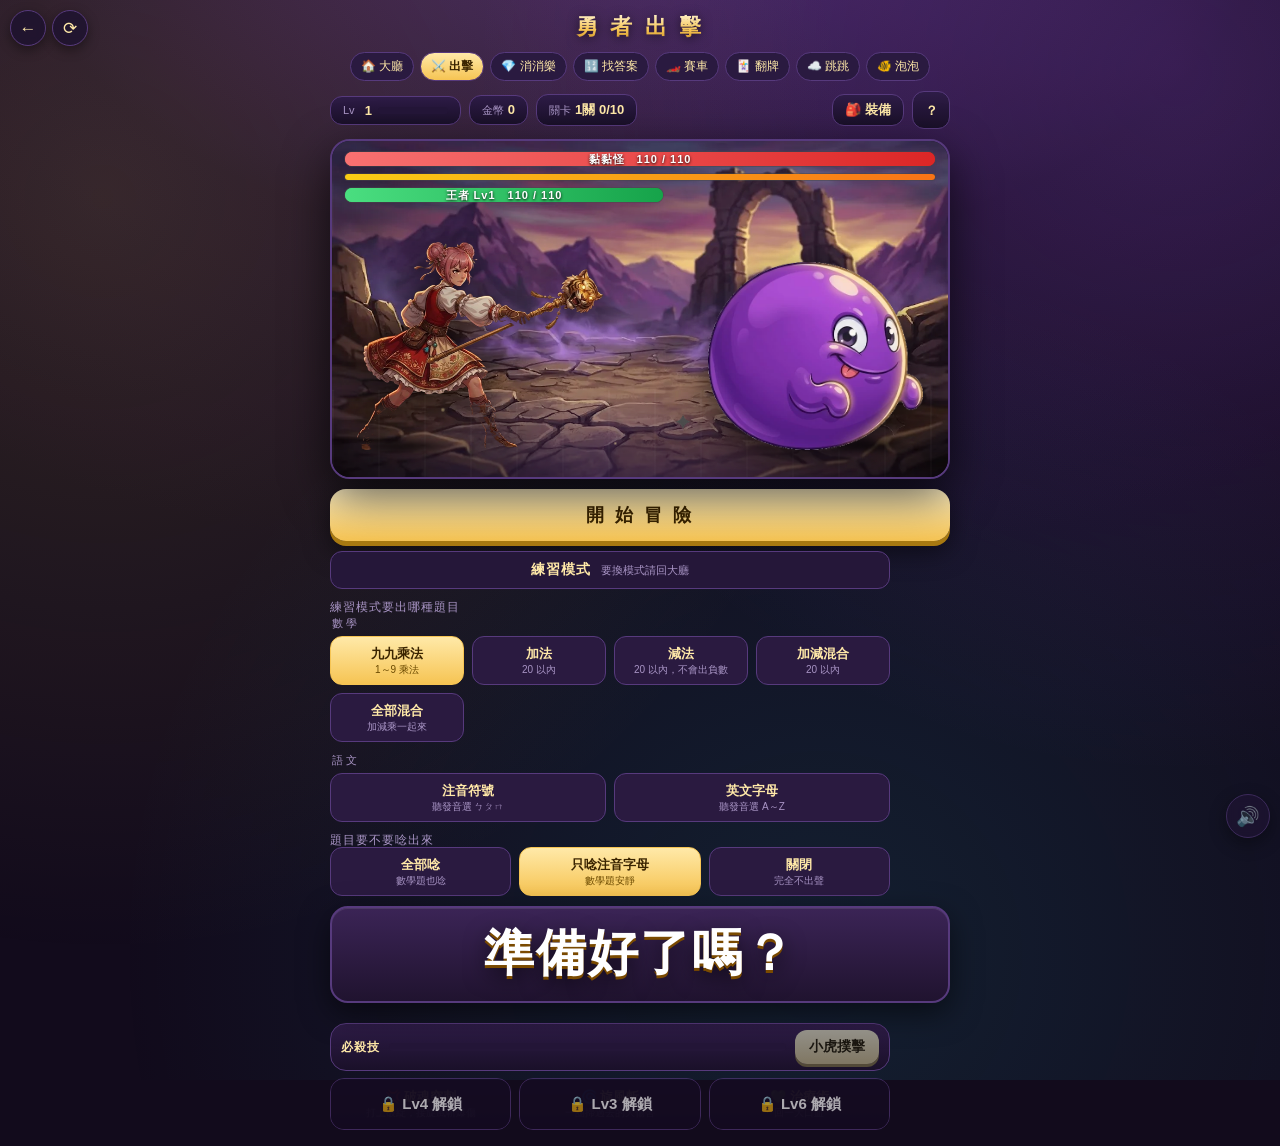
<file: battle.html>
<!doctype html>
<html lang="zh-Hant">
<head>
<meta charset="utf-8">
<meta name="viewport" content="width=device-width,initial-scale=1,viewport-fit=cover">
<title>邊玩邊變強・勇者出擊</title>
<meta name="theme-color" content="#120b1c">
<link rel="manifest" href="manifest.json">
<link rel="icon" href="assets/icon-192.png">
<link rel="apple-touch-icon" href="assets/icon-192.png">
<meta name="apple-mobile-web-app-capable" content="yes">
<meta name="apple-mobile-web-app-status-bar-style" content="black-translucent">
<meta name="apple-mobile-web-app-title" content="邊玩邊變強">
<link rel="stylesheet" href="assets/common.css">
<style>
body{padding-bottom:16px}
.wrap{width:min(96vw,620px);display:flex;flex-direction:column;gap:10px}

/* 上方關卡列 */
.topbar{display:flex;gap:8px;align-items:center}
.topbar .chip{
  background:linear-gradient(180deg,#2e1c47,#1a1029);border:1px solid var(--line);
  border-radius:12px;padding:6px 12px;font-size:13px;font-weight:800;color:var(--gold2);
}
.topbar .chip b{color:var(--dim);font-weight:500;font-size:11px;margin-right:4px}
.topbar .grow{flex:1}

/* 戰場 */
.field{
  position:relative;width:100%;height:min(46vh,340px);height:min(46dvh,340px);border-radius:20px;overflow:hidden;
  border:2px solid var(--line);box-shadow:0 16px 46px #000a,inset 0 0 60px #0008;
  background:
    radial-gradient(70% 50% at 50% 100%,#4a2a6e 0%,transparent 70%),
    linear-gradient(180deg,#2a1740 0%,#180e26 100%);
}
/* 地板暗紋改掛在場景層裡（見 .scene .ground），鏡頭推近時才會跟著推 */
/* ── 場景：天空／遠山／中景樹三層視差，每一大關換一種景 ──
   三層滾動速度不一樣（遠的慢、近的快），戰場才有深度，不再是一塊底色 */
.scene{position:absolute;inset:0;z-index:0;pointer-events:none;overflow:hidden;
  --s1:#2a1740;--s2:#1d1230;--s3:#180e26;--far:#3b2360;--mid:#241442;--sg:#6b3fa0}
.field.sc2 .scene{--s1:#3a1414;--s2:#2a0f14;--s3:#1a0a10;--far:#5a1e22;--mid:#3a1216;--sg:#c2410c}
.field.sc3 .scene{--s1:#0f2740;--s2:#0c1c30;--s3:#08131f;--far:#1b4468;--mid:#123048;--sg:#38bdf8}
.field.sc4 .scene{--s1:#3a2c12;--s2:#2a1f0d;--s3:#1a1408;--far:#5c4416;--mid:#3d2d0f;--sg:#f6c453}
.scene>*{position:absolute;inset:0}
.scene .sky{background:linear-gradient(180deg,var(--s1) 0%,var(--s2) 58%,var(--s3) 100%)}
/* 2026-08-24：四大關各一張手繪背景（Gemini 生的，無角色無怪物，下三分之一是空地）。
   圖蓋在漸層上面，底下那層漸層留著當備援：圖沒載到也不會變成一片黑。
   對齊地面用 `center 78%`，角色與怪物的腳才會踩在畫面裡的地上。 */
.scene .pic{background-position:center 78%;background-size:cover;background-repeat:no-repeat}
.field.sc1 .scene .pic{background-image:url(assets/bg_sc1.webp)}
.field.sc2 .scene .pic{background-image:url(assets/bg_sc2.webp)}
.field.sc3 .scene .pic{background-image:url(assets/bg_sc3.webp)}
.field.sc4 .scene .pic{background-image:url(assets/bg_sc4.webp)}
/* 有實拍背景之後，原本用 CSS 疊出來的遠山／中景樹／星星就不需要了（會跟圖裡的山打架）。
   留著程式碼不刪，要退回純 CSS 版只要把這一條拿掉 */
.scene .far,.scene .mid,.scene .stars{display:none}
.scene .glow{mix-blend-mode:screen}
.scene .glow{background:radial-gradient(70% 55% at 50% 104%,var(--sg) 0%,transparent 68%);opacity:.55;
  animation:sceneGlow 5.5s ease-in-out infinite alternate}
@keyframes sceneGlow{to{opacity:.85}}
.scene .stars{
  background-image:radial-gradient(2px 2px at 12% 22%,#fff9,transparent),
    radial-gradient(1.6px 1.6px at 34% 12%,#fff7,transparent),
    radial-gradient(2px 2px at 58% 26%,#fff8,transparent),
    radial-gradient(1.4px 1.4px at 76% 14%,#fff6,transparent),
    radial-gradient(2px 2px at 89% 30%,#fff9,transparent),
    radial-gradient(1.4px 1.4px at 22% 38%,#fff5,transparent);
  animation:twinkle 3.4s ease-in-out infinite alternate}
@keyframes twinkle{from{opacity:.35}to{opacity:.9}}
.scene .far,.scene .mid{
  -webkit-mask-repeat:repeat-x;mask-repeat:repeat-x;-webkit-mask-position:0 bottom;mask-position:0 bottom}
.scene .far{
  top:auto;height:46%;bottom:22%;background:var(--far);opacity:.85;
  -webkit-mask-image:url("data:image/svg+xml,%3Csvg xmlns='http://www.w3.org/2000/svg' viewBox='0 0 400 100' preserveAspectRatio='none'%3E%3Cpath d='M0,100 L38,50 L68,72 L108,28 L148,68 L188,42 L228,76 L268,38 L308,66 L348,48 L400,84 L400,100 Z' fill='%23000'/%3E%3C/svg%3E");mask-image:url("data:image/svg+xml,%3Csvg xmlns='http://www.w3.org/2000/svg' viewBox='0 0 400 100' preserveAspectRatio='none'%3E%3Cpath d='M0,100 L38,50 L68,72 L108,28 L148,68 L188,42 L228,76 L268,38 L308,66 L348,48 L400,84 L400,100 Z' fill='%23000'/%3E%3C/svg%3E");
  left:-100%;right:auto;width:300%;
  -webkit-mask-size:20.667% 100%;mask-size:20.667% 100%;
  will-change:transform;animation:driftFar 68s linear infinite}
.scene .mid{
  top:auto;height:30%;bottom:20%;background:var(--mid);
  -webkit-mask-image:url("data:image/svg+xml,%3Csvg xmlns='http://www.w3.org/2000/svg' viewBox='0 0 300 100' preserveAspectRatio='none'%3E%3Cpath d='M0,100 L0,86 Q26,70 52,86 L52,100 Z M70,100 L88,46 L106,100 Z M120,100 L120,78 Q146,62 172,78 L172,100 Z M188,100 L208,40 L228,100 Z M240,100 L252,64 L264,100 Z M270,100 L270,82 Q286,72 300,82 L300,100 Z' fill='%23000'/%3E%3C/svg%3E");mask-image:url("data:image/svg+xml,%3Csvg xmlns='http://www.w3.org/2000/svg' viewBox='0 0 300 100' preserveAspectRatio='none'%3E%3Cpath d='M0,100 L0,86 Q26,70 52,86 L52,100 Z M70,100 L88,46 L106,100 Z M120,100 L120,78 Q146,62 172,78 L172,100 Z M188,100 L208,40 L228,100 Z M240,100 L252,64 L264,100 Z M270,100 L270,82 Q286,72 300,82 L300,100 Z' fill='%23000'/%3E%3C/svg%3E");
  left:-100%;right:auto;width:300%;
  -webkit-mask-size:14.667% 100%;mask-size:14.667% 100%;
  will-change:transform;animation:driftMid 34s linear infinite}
/* 位移量＝一個遮罩單元的寬度（20.667%／14.667% 各是整層 300% 寬的一格），
   移完剛好接回同一個形狀，看起來是無縫的無限捲動 */
@keyframes driftFar{to{transform:translateX(-20.667%)}}
@keyframes driftMid{to{transform:translateX(-14.667%)}}
/* 飄浮的光點：靠近地面往上飄，畫面就不會死板 */
.scene .ground{top:auto;height:26%;bottom:0;
  background:linear-gradient(180deg,#00000000,#00000066),
             repeating-linear-gradient(90deg,#ffffff08 0 2px,transparent 2px 46px)}
.scene .motes{
  background-image:radial-gradient(2.5px 2.5px at 18% 80%,#ffe9a8aa,transparent),
    radial-gradient(2px 2px at 46% 90%,#ffe9a888,transparent),
    radial-gradient(3px 3px at 68% 76%,#ffe9a899,transparent),
    radial-gradient(2px 2px at 86% 88%,#ffe9a877,transparent);
  animation:motes 9s linear infinite}
@keyframes motes{from{transform:translateY(0);opacity:.2}45%{opacity:.9}to{transform:translateY(-70px);opacity:0}}

/* ── 鏡頭層：整個戰鬥世界一起推近拉遠，血條不跟著動 ── */
#world{position:absolute;inset:0;z-index:1;transform-origin:72% 62%;
  transition:transform .55s cubic-bezier(.2,.9,.3,1)}
#world.zoom{transform:scale(1.12)}
#world.zoomBig{transform:scale(1.28)}
#world.pull{transform:scale(.96)}
/* Boss 登場：全場壓暗只留 Boss */
.curtain{position:absolute;inset:0;z-index:4;background:#05030a;opacity:0;pointer-events:none;
  transition:opacity .35s}
.curtain.on{opacity:.62}
.field.bossmode .mobwrap{z-index:6}
.field.bossmode #shMob{z-index:5}
.bossname{
  position:absolute;z-index:9;left:50%;top:44%;transform:translate(-50%,-50%);pointer-events:none;
  font-size:clamp(24px,7vw,44px);font-weight:900;letter-spacing:6px;color:#fff;opacity:0;
  text-shadow:0 4px 0 #7f1d1d,0 0 30px #ff6b6b,0 0 60px #ff2d2d}
.bossname.on{animation:bossName 2.1s cubic-bezier(.2,1.3,.4,1) forwards}
@keyframes bossName{
  0%{opacity:0;transform:translate(-50%,-50%) scale(2.4);filter:blur(10px)}
  16%{opacity:1;transform:translate(-50%,-50%) scale(1);filter:blur(0)}
  70%{opacity:1;transform:translate(-50%,-50%) scale(1.02)}
  100%{opacity:0;transform:translate(-50%,-50%) scale(1.1)}
}
.bossname small{display:block;font-size:13px;letter-spacing:3px;color:#ffd0a8;margin-top:6px;text-shadow:none}
/* 落地衝擊波 */
.wave{position:absolute;z-index:4;pointer-events:none;border-radius:50%;
  border:3px solid #fff;opacity:0;transform:translate(-50%,-50%) scale(.2)}
.wave.on{animation:waveOut .6s cubic-bezier(.1,.8,.3,1) forwards}
@keyframes waveOut{
  0%{opacity:.9;transform:translate(-50%,-50%) scale(.15)}
  100%{opacity:0;transform:translate(-50%,-50%) scale(2.6)}
}
/* 待機小動作：每隔幾秒晃一下頭或跳一下，光靠呼吸還是太安靜 */
#mob.blink{animation:mobBlink 1s cubic-bezier(.3,1.2,.4,1)}
@keyframes mobBlink{
  0%{transform:none}
  20%{transform:translateY(-12px) scale(1.04,.94)}
  42%{transform:translateY(0) scale(.96,1.06)}
  62%{transform:translateY(-4px) rotate(-3deg)}
  82%{transform:rotate(2deg)}
  100%{transform:none}
}
#hero2.blink{animation:heroBlink 1.1s ease-in-out}
@keyframes heroBlink{
  0%{transform:none}
  30%{transform:translateY(-5px) rotate(-2deg)}
  60%{transform:translateY(-2px) rotate(2deg)}
  100%{transform:none}
}
/* 起步的腳下塵土 */
.dust{
  position:absolute;z-index:2;pointer-events:none;width:26px;height:12px;border-radius:50%;
  background:radial-gradient(ellipse,#e9d9ffcc,#e9d9ff00 72%);opacity:0;
  animation:dust .5s ease-out forwards;
}
@keyframes dust{
  0%{opacity:.85;transform:translate(-50%,-50%) scale(.4)}
  100%{opacity:0;transform:translate(calc(-50% + var(--dx)),calc(-50% - 14px)) scale(1.7)}
}
/* ── 序列幀特效：AI 生的影片抽幀拼成雪碧圖，黑底用 screen 混掉，光暈才完整 ── */
.fxs{
  position:absolute;z-index:7;pointer-events:none;transform:translate(-50%,-50%);
  mix-blend-mode:screen;background-repeat:no-repeat;will-change:background-position;
}
/* 擊殺：白光溶解＋光環 */
.dring{position:absolute;z-index:6;pointer-events:none;width:120px;height:120px;border-radius:50%;
  border:6px solid #fff6c4;box-shadow:0 0 40px #ffd066,inset 0 0 30px #fff;
  opacity:0;transform:translate(-50%,-50%) scale(.2)}
.dring.on{animation:dring .7s cubic-bezier(.1,.75,.3,1) forwards}
@keyframes dring{
  0%{opacity:1;transform:translate(-50%,-50%) scale(.2)}
  60%{opacity:.7}
  100%{opacity:0;transform:translate(-50%,-50%) scale(2.2)}
}

/* 鏡頭：沿攻擊方向先被推開再回彈，同時推近一點點（zoom punch）。
   一般擊、弱點擊、爆擊三種強度，衰減都很快，畫面才不會糊掉 */
.field.cam1{animation:impactCam .3s cubic-bezier(.36,.07,.19,.97)}
.field.cam2{animation:impactCamMid .38s cubic-bezier(.36,.07,.19,.97)}
.field.cam3{animation:impactCamHeavy .46s cubic-bezier(.36,.07,.19,.97)}
@keyframes impactCam{
  0%{transform:none}
  10%{transform:scale(1.014) translate(7px,-5px)}
  26%{transform:scale(1.008) translate(-6px,4px)}
  44%{transform:scale(1.004) translate(4px,-2px)}
  66%{transform:translate(-3px,1px)}
  100%{transform:none}
}
@keyframes impactCamMid{
  0%{transform:none}
  8%{transform:scale(1.025) translate(12px,-8px) rotate(.4deg)}
  22%{transform:scale(1.015) translate(-10px,6px) rotate(-.35deg)}
  38%{transform:scale(1.008) translate(8px,-4px) rotate(.25deg)}
  56%{transform:scale(1.004) translate(-5px,3px)}
  76%{transform:translate(4px,-1px)}
  100%{transform:none}
}
@keyframes impactCamHeavy{
  0%{transform:none}
  6%{transform:scale(1.035) translate(17px,-13px) rotate(.7deg)}
  18%{transform:scale(1.025) translate(-15px,10px) rotate(-.6deg)}
  30%{transform:scale(1.018) translate(12px,-8px) rotate(.45deg)}
  44%{transform:scale(1.01) translate(-9px,6px) rotate(-.3deg)}
  60%{transform:scale(1.005) translate(6px,-4px)}
  78%{transform:translate(-3px,2px)}
  100%{transform:none}
}
/* 擊殺：短暫慢動作＋壓暗，收尾才有份量 */
.field.slowmo .fighter{animation-duration:1.6s !important}
.field.slowmo::after{background:#00000066;transition:background .2s}
.field.hurt::before{
  content:"";position:absolute;inset:0;z-index:6;pointer-events:none;
  box-shadow:inset 0 0 90px #f8717199;animation:hurtflash .5s ease-out forwards;
}
@keyframes hurtflash{to{opacity:0}}

.fighter{position:absolute;bottom:8%;z-index:3;pointer-events:none;transition:transform .12s ease-out}
/* 衝刺殘影：留在原地淡出，看得出移動軌跡 */
/* 單張圖角色的攻擊／受傷姿勢 */
#hero2.poseSwing{filter:drop-shadow(0 10px 18px #000a) brightness(1.12) contrast(1.06)}
#hero2.poseHurt{filter:drop-shadow(0 10px 18px #000a) saturate(.6) brightness(.85)}
.afterimg{
  position:absolute;bottom:8%;z-index:2;pointer-events:none;opacity:.55;
  filter:brightness(1.6) saturate(.4) drop-shadow(0 0 10px #ffe9a8);
  animation:afterimg .34s ease-out forwards;
}
@keyframes afterimg{to{opacity:0;transform:translateX(-26px) scale(.97)}}
/* 衝刺速度線 */
.speedlines{
  position:absolute;inset:0;z-index:4;pointer-events:none;opacity:0;
  background:repeating-linear-gradient(92deg,
    transparent 0 26px,#ffffff30 26px 28px,transparent 28px 54px);
  mask-image:radial-gradient(ellipse at 70% 50%,#000 10%,transparent 72%);
  -webkit-mask-image:radial-gradient(ellipse at 70% 50%,#000 10%,transparent 72%);
}
.speedlines.on{animation:speedl .26s ease-out}
@keyframes speedl{0%{opacity:0;transform:translateX(30px)}35%{opacity:1}100%{opacity:0;transform:translateX(-40px)}}
.gshadow{
  position:absolute;bottom:7%;z-index:2;pointer-events:none;height:14px;border-radius:50%;
  background:radial-gradient(ellipse,#000000aa 0%,#00000055 45%,transparent 72%);
  filter:blur(2px);
}
#shHero{left:5%;width:15%}
#shMob{right:5%;width:16%;animation:shMob 2.2s ease-in-out infinite alternate}
@keyframes shMob{to{transform:scale(.86);opacity:.75}}
/* 影子要跟著本體：被打飛就壓扁淡掉，死掉就收乾淨，不然會留一坨黑影在地上 */
#shMob.hit{animation:shHit .46s ease-out}
@keyframes shHit{
  0%{transform:scale(1);opacity:1}
  22%{transform:scale(1.24,.7) translateX(16px);opacity:.5}
  100%{transform:scale(1);opacity:1}
}
#shMob.gone{animation:shGone .5s ease-in forwards}
@keyframes shGone{to{transform:scale(.2);opacity:0}}
#hero2{left:4%;height:62%;filter:drop-shadow(0 10px 18px #000a);
  animation:heroIdle 2.6s ease-in-out infinite alternate}
@keyframes heroIdle{from{transform:translateY(0) scale(1,1)}to{transform:translateY(-7px) scale(.99,1.02)}}
#cat2{left:22%;height:30%;opacity:0;transform:translateX(-40px);filter:drop-shadow(0 8px 14px #000a)}
/* 漂浮掛在外層 .mobwrap、受擊掛在 #mob 自己身上。
   兩個動畫如果掛同一層會互相覆蓋，命中結束的瞬間會「跳」一下回漂浮的相位 */
.mobwrap{right:4%;height:56%;animation:mobIdle 2.2s ease-in-out infinite alternate}
@keyframes mobIdle{to{transform:translateY(-10px) scale(1.02)}}
#mob{width:auto;height:100%;display:block;filter:drop-shadow(0 10px 18px #000a);
  transform-origin:50% 100%}
/* 逐幀素材自己就在呼吸，再疊 CSS 那套會變兩個節奏打架；受擊／死亡的還是要留 */
#mob:not(.sprmode){animation:mobBreath 1.9s ease-in-out infinite alternate}
/* 呼吸：腳底不動、身體上下起伏，靜止時也像活的 */
@keyframes mobBreath{from{transform:scale(1,1)}to{transform:scale(.975,1.045)}}
.fighter,.mobwrap,.afterimg{will-change:transform;backface-visibility:hidden}
/* 圖片兩次都載入失敗的最後防線：至少畫一團剪影，不要讓怪物整個消失不見。
   ⚠ img 是替代元素，::after 在大多數瀏覽器不會畫出來，警示改用 JS 插一個真正的 <div>。 */
.mobwrap.imgfail{width:clamp(90px,26vw,170px)}
#mob.imgfail{width:100%;height:100%;opacity:.55;
  background:radial-gradient(circle at 40% 35%,#8a63c9,#2c1b42 72%);
  -webkit-mask-image:radial-gradient(circle,#000 62%,transparent 78%);
  mask-image:radial-gradient(circle,#000 62%,transparent 78%);
}
.imgfail-warn{
  position:absolute;font-size:32px;pointer-events:none;z-index:4;
  filter:drop-shadow(0 2px 6px #000a);
}
/* 掉寶飛進背包 */
.loot{
  position:fixed;z-index:30;pointer-events:none;font-size:30px;
  filter:drop-shadow(0 0 12px var(--gl,#ffe9a8)) drop-shadow(0 4px 8px #000a);
}
.bagbtn.gotloot{animation:bagPop .5s cubic-bezier(.2,1.6,.4,1)}
@keyframes bagPop{40%{transform:scale(1.22);box-shadow:0 0 0 4px #f6c45355}}

/* ---------- 裝備強化 ---------- */
.scrollbar{
  display:flex;align-items:center;gap:10px;margin-top:10px;padding:8px 12px;border-radius:12px;
  background:#241638;border:1px solid var(--line);font-size:13px;
}
.scrollbar b{color:var(--gold2);font-size:15px}
.scrollbar button{
  margin-left:auto;padding:6px 12px;border-radius:99px;cursor:pointer;font-family:inherit;font-size:12px;
  background:linear-gradient(180deg,#fff0c4,var(--gold));color:#3a2400;border:none;font-weight:700;
}
.scrollbar button.no{background:#2a1a40;color:var(--dim);cursor:default}
.enhbtn.risky{background:linear-gradient(180deg,#ffb4b4,#f87171);box-shadow:0 3px 0 #7f2020;color:#2a0808}
.enhbtn.risky.no{background:#2a1a40;color:var(--dim);box-shadow:none}
.boomfx{
  position:absolute;inset:0;z-index:29;pointer-events:none;
  background:radial-gradient(circle at 50% 40%,#fff 0%,#ffb648 18%,#f8717155 38%,transparent 65%);
  animation:boomOut .7s ease-out forwards;
}
@keyframes boomOut{0%{opacity:0;transform:scale(.3)}18%{opacity:1}100%{opacity:0;transform:scale(1.5)}}


.enh{
  display:inline-block;padding:1px 7px;border-radius:99px;font-size:12px;font-weight:900;
  color:#3a2400;background:linear-gradient(180deg,#ffe9a8,#f6c453);vertical-align:middle;
}
.enhbtn{
  margin-top:8px;width:100%;padding:7px 6px;border-radius:10px;cursor:pointer;font-family:inherit;
  background:linear-gradient(180deg,#fff0c4,var(--gold));color:#3a2400;border:none;
  font-size:13px;font-weight:800;line-height:1.3;box-shadow:0 3px 0 #a97a12;
}
.enhbtn small{display:block;font-size:10px;font-weight:600;opacity:.8}
.enhbtn:active{transform:translateY(2px);box-shadow:none}
.enhbtn.no{background:#2a1a40;color:var(--dim);box-shadow:none;cursor:default}
.enhmax{margin-top:8px;font-size:11px;color:var(--gold2);text-align:center}
.enhmsg{
  position:absolute;left:50%;top:22%;transform:translateX(-50%);z-index:30;pointer-events:none;
  font-size:clamp(20px,4.6vw,30px);font-weight:900;text-shadow:0 3px 10px #000,0 0 20px currentColor;
  animation:enhPop 1.4s cubic-bezier(.2,1.5,.4,1) forwards;
}
@keyframes enhPop{
  0%{opacity:0;transform:translateX(-50%) scale(.5)}
  18%{opacity:1;transform:translateX(-50%) scale(1.12)}
  30%{transform:translateX(-50%) scale(1)}
  80%{opacity:1}
  100%{opacity:0;transform:translateX(-50%) translateY(-26px) scale(.95)}
}

/* ---------- 主動技能 ---------- */
.skills{display:flex;gap:8px;width:min(96vw,560px)}
.skill{
  flex:1;min-height:56px;border-radius:14px;cursor:pointer;position:relative;overflow:hidden;
  background:linear-gradient(180deg,#3a2456,#241638);border:1px solid var(--line);
  color:var(--text);font-family:inherit;display:flex;flex-direction:column;
  align-items:center;justify-content:center;gap:1px;padding:6px 8px;
  transition:transform .12s ease,border-color .18s;
}
.skill b{font-size:14px;font-weight:800;letter-spacing:1px;color:var(--gold2)}
.skill small{font-size:10px;color:var(--dim)}
.skill em{
  /* 半透明背景擋不住底下的技能名／說明字，鎖住／冷卻中兩顆字疊在一起會花掉——蓋實一點 */
  position:absolute;inset:0;display:flex;align-items:center;justify-content:center;
  font-style:normal;font-size:15px;font-weight:800;color:#fff;background:#150c22f0;
}
.skill em:empty{display:none}
.skill:not(:disabled):hover{transform:translateY(-2px);border-color:var(--gold)}
.skill:not(:disabled):active{transform:translateY(2px)}
.skill:disabled{cursor:default}
.skill.locked{opacity:.65}

/* 精簡特效模式：把量測到會掉幀的那幾層關掉（星星、光點、影子、殘影、外框光暈） */
body.lowfx .scene .stars,
body.lowfx .scene .motes,
body.lowfx .afterimg,
body.lowfx .speedlines{display:none}
body.lowfx #hero2,body.lowfx #mob,body.lowfx #cat2{filter:none}
body.lowfx .field{box-shadow:none}
body.lowfx .shard{animation-duration:.35s}

/* 怪物打中角色的爪痕 */
.claw{
  position:absolute;z-index:9;pointer-events:none;width:130px;height:110px;
  transform:translate(-50%,-50%) rotate(-14deg);
  background:
    linear-gradient(105deg,transparent 46%,#fff 47%,#ffd9d9 50%,transparent 53%),
    linear-gradient(105deg,transparent 60%,#fff 61%,#ffd9d9 64%,transparent 67%),
    linear-gradient(105deg,transparent 32%,#fff 33%,#ffd9d9 36%,transparent 39%);
  filter:drop-shadow(0 0 10px #ff8a8a);
  animation:clawCut .4s ease-out forwards;
}
@keyframes clawCut{
  0%{opacity:0;transform:translate(-50%,-50%) rotate(-14deg) scale(.5,1.25)}
  22%{opacity:1}
  100%{opacity:0;transform:translate(-50%,-50%) rotate(-14deg) scale(1.35,.9)}
}

/* 遠程怪的投射物 */
.mobshot{
  position:absolute;z-index:7;pointer-events:none;width:26px;height:26px;border-radius:50%;
  background:radial-gradient(circle at 35% 32%,#eaffd0,#7ddc4a 46%,#2f7d1e 100%);
  box-shadow:0 0 16px #9dff6ecc;
}
/* 召喚出護盾的怪：身上罩一層光殼 */
.mobwrap.shielded::after{
  content:"";position:absolute;inset:-8% -12%;border-radius:50%;pointer-events:none;
  border:2px solid #8fd8ffcc;background:radial-gradient(circle,#8fd8ff22,transparent 68%);
  box-shadow:0 0 22px #8fd8ff66,inset 0 0 18px #8fd8ff44;
  animation:shieldPulse 1.6s ease-in-out infinite alternate;
}
@keyframes shieldPulse{to{transform:scale(1.05);opacity:.72}}

/* 破綻印記：紅色描邊提醒「這隻現在用旋風斬會爆傷」 */
.mobwrap.marked::before{
  content:"";position:absolute;inset:-4% -6%;border-radius:40%;pointer-events:none;z-index:5;
  border:2px dashed #ff5c5ccc;box-shadow:0 0 16px #ff5c5c88;
  animation:markSpin 2.4s linear infinite;
}
@keyframes markSpin{to{transform:rotate(360deg)}}

/* 破綻時機：金色脈動圈，開著的時候按攻擊才是必爆擊＋額外傷害。
   跟 .marked 的紅色破綻是兩回事——這個是娛樂模式攻擊鈕的「時機」提示，
   .marked 是技能連段的「印記」，顏色刻意分開不會搞混。 */
.mobwrap.weakopen::after{
  content:"";position:absolute;inset:-10% -14%;border-radius:50%;pointer-events:none;z-index:6;
  border:3px solid #ffe066;box-shadow:0 0 24px #ffe066cc,inset 0 0 16px #ffe06666;
  animation:weakPulse .5s ease-in-out infinite alternate;
}
@keyframes weakPulse{to{transform:scale(1.1);opacity:.6}}

/* 出手預告：怪物繃緊＋頭上跳一顆驚嘆號 */
.mobwrap.warn{animation:mobWarn .42s ease-in-out 3}
@keyframes mobWarn{50%{transform:translateY(-6px) scale(1.05,.96)}}
.warnMark{
  position:absolute;left:50%;top:-14%;transform:translateX(-50%);z-index:9;pointer-events:none;
  font-size:clamp(26px,5vw,40px);font-weight:900;color:#ffe066;
  text-shadow:0 0 14px #ff9d00,0 3px 0 #a35a00;
  animation:warnPop .5s cubic-bezier(.2,1.6,.4,1) infinite alternate;
}
@keyframes warnPop{from{transform:translateX(-50%) scale(.8)}to{transform:translateX(-50%) scale(1.15)}}

/* 逐幀模式：img 本身變成雪碧圖的視窗，寬度由 aspect-ratio 算，其餘定位照舊。
   ⚠ 這裡一定要把 drop-shadow 關掉：逐幀每換一格就重畫一次元素，
   還要連整張圖的陰影一起重算，桌機也會掉幀（地上本來就有 .gshadow 影子）。 */
.sprmode{width:auto;background-repeat:no-repeat}
#hero2.sprmode,#mob.sprmode,#cat2.sprmode,.afterimg.sprmode{filter:none}
/* 受擊：擠壓 → 被打飛 → 晃回來，中間夾白閃再轉紅 */
#mob.hit{animation:mobHit .46s cubic-bezier(.2,1.2,.4,1), mobFlash .42s linear}
@keyframes mobHit{
  0%{transform:none}
  7%{transform:translateX(-6px) scale(1.14,.86)}      /* 先被壓扁 */
  22%{transform:translateX(20px) rotate(9deg) scale(.9,1.12)}
  45%{transform:translateX(8px) rotate(-5deg) scale(1.04,.96)}
  68%{transform:translateX(12px) rotate(3deg)}
  100%{transform:none}
}
@keyframes mobFlash{
  0%,14%{filter:brightness(7) saturate(0) drop-shadow(0 0 26px #fff)}
  34%{filter:brightness(1.7) saturate(4) sepia(.7) hue-rotate(-35deg) drop-shadow(0 0 22px #ff4d4d)}
  70%{filter:brightness(1.15) saturate(1.6) drop-shadow(0 0 12px #ff6b6b)}
  100%{filter:none}
}
/* 命中停頓：整個戰場的動畫定格幾十毫秒，重量感就是從這裡來的 */
.field.freeze .fighter,
.field.freeze .shard,
.field.freeze .impact,
.field.freeze .dmg,
.field.freeze .dmg b{animation-play-state:paused !important}
.field.punch{animation:punch .16s ease-out}
@keyframes punch{40%{transform:scale(1.035)}100%{transform:none}}

/* 命中爆閃 */
.impact{
  position:absolute;z-index:6;pointer-events:none;width:130px;height:130px;
  transform:translate(-50%,-50%) scale(.2);opacity:0;
  background:
    radial-gradient(circle,#ffffffee 0%,#fff6c4aa 22%,transparent 62%),
    conic-gradient(from 0deg,transparent 0deg,#fff 6deg,transparent 12deg,transparent 84deg,
      #fff 90deg,transparent 96deg,transparent 174deg,#fff 180deg,transparent 186deg,
      transparent 264deg,#fff 270deg,transparent 276deg);
  filter:blur(.4px);
}
.impact.on{animation:impact .3s ease-out forwards}
@keyframes impact{
  0%{opacity:0;transform:translate(-50%,-50%) scale(.2) rotate(0)}
  25%{opacity:1;transform:translate(-50%,-50%) scale(1.1) rotate(18deg)}
  100%{opacity:0;transform:translate(-50%,-50%) scale(1.7) rotate(34deg)}
}
/* 碎片 */
.shard{
  position:absolute;z-index:6;pointer-events:none;width:9px;height:9px;border-radius:2px;
  background:#ffe9a8;box-shadow:0 0 8px #ffd06688;
  animation:shard .58s cubic-bezier(.15,.7,.4,1) forwards;
}
@keyframes shard{
  0%{transform:translate(0,0) rotate(0) scale(1);opacity:1}
  100%{transform:translate(var(--sx),var(--sy)) rotate(var(--sr)) scale(.3);opacity:0}
}
#mob.die{animation:mobDie .9s cubic-bezier(.3,.6,.4,1) forwards}
@keyframes mobDie{
  0%{transform:none;filter:brightness(1)}
  18%{transform:translateY(-18px) scale(1.1,.9);filter:brightness(6) saturate(0) drop-shadow(0 0 30px #fff)}
  38%{transform:translateY(-26px) rotate(-12deg) scale(1.02);filter:brightness(3) drop-shadow(0 0 22px #ffd066)}
  100%{transform:translateY(30px) rotate(60deg) scale(.15);opacity:0;filter:brightness(2) blur(6px)}
}
#mob.attack{animation:mobAtk .62s cubic-bezier(.3,.9,.4,1)}
/* 幅度要夠大才看得出「牠在攻擊」：原本只有 -96px 又沒變形，玩起來像滑過來。
   蓄力壓扁往後 → 拉長撲過來 → 過頭回彈 → 晃回原位 */
@keyframes mobAtk{
  0%{transform:none}
  22%{transform:translateX(64px) scale(.86,1.16) rotate(7deg)}      /* 蓄力：縮起來往後 */
  30%{transform:translateX(76px) scale(.84,1.18) rotate(9deg)}
  48%{transform:translateX(-140px) scale(1.22,.84) rotate(-13deg)}  /* 撲：拉長衝過來 */
  60%{transform:translateX(-104px) scale(1.06,.96) rotate(-7deg)}
  78%{transform:translateX(-34px) scale(.98,1.02) rotate(4deg)}
  100%{transform:none}
}

/* 斬擊特效 */
.slash{
  position:absolute;z-index:5;pointer-events:none;width:52%;height:78%;right:2%;bottom:6%;
  background:
    conic-gradient(from 196deg at 26% 34%,#ffffff00 0deg,#ffffffee 10deg,#fff3c8cc 20deg,#ffffff00 46deg),
    conic-gradient(from 206deg at 26% 34%,#ffffff00 0deg,#ffd98a88 26deg,#ffffff00 52deg);
  filter:blur(.6px) drop-shadow(0 0 18px #ffe9a8) drop-shadow(0 0 40px #ffb84d66);
  opacity:0;transform:scale(.55) rotate(-38deg);
}
.slash.on{animation:slash .35s ease-out}
@keyframes slash{
  0%{opacity:0;transform:scale(.5) rotate(-46deg)}
  18%{opacity:1;transform:scale(1.05) rotate(-18deg)}
  55%{opacity:.85;transform:scale(1.22) rotate(6deg)}
  100%{opacity:0;transform:scale(1.45) rotate(22deg)}
}
/* 數字跳出來的方式照物理走：外層等速往旁邊飄、內層走拋物線（上升減速、下墜加速）再彈一下，
   放大只在前 1/4 段做完，最後才淡出。爆擊整體再放大 1.5 倍（--pop）。 */
.dmg{
  --pop:1;--up:-76px;--dx:0px;
  position:absolute;z-index:7;pointer-events:none;
  animation:dmgDrift .92s linear forwards, dmgFade .92s linear forwards;
}
.dmg b{
  display:block;font-size:clamp(22px,5.4vw,38px);font-weight:900;color:#fff;
  text-shadow:0 3px 0 #b8320f,0 0 18px #ff8a3d;transform-origin:50% 100%;
  animation:dmgArc .92s linear forwards, dmgPop .92s cubic-bezier(.2,1.7,.35,1) forwards;
}
@keyframes dmgDrift{from{transform:translateX(0)}to{transform:translateX(var(--dx))}}
@keyframes dmgFade{0%,72%{opacity:1}100%{opacity:0}}
@keyframes dmgArc{
  0%  {transform:translateY(0);animation-timing-function:cubic-bezier(.12,.72,.34,1)}
  38% {transform:translateY(var(--up));animation-timing-function:cubic-bezier(.62,0,.92,.48)}
  60% {transform:translateY(0);animation-timing-function:cubic-bezier(.12,.72,.34,1)}
  76% {transform:translateY(calc(var(--up)*.3));animation-timing-function:cubic-bezier(.62,0,.92,.48)}
  90%,100%{transform:translateY(0)}
}
@keyframes dmgPop{
  0%  {scale:calc(var(--pop)*.35)}
  16% {scale:calc(var(--pop)*1.22)}
  30% {scale:calc(var(--pop)*.94)}
  44%,100%{scale:var(--pop)}
}
.dmg.crit{--pop:1.5;--up:-92px}
.dmg.crit b{color:#fff3c4;text-shadow:0 3px 0 #a86200,0 0 26px #ffcf5c}

/* 血條 */
.bars{position:absolute;left:0;right:0;top:0;z-index:4;padding:10px 12px;display:flex;
  flex-direction:column;gap:6px}
.bar{background:#00000066;border:1px solid #ffffff22;border-radius:99px;height:16px;
  position:relative;overflow:hidden}
.bar i{position:absolute;inset:0;transform-origin:left;transition:transform .35s cubic-bezier(.2,1,.3,1)}
.bar span{position:absolute;inset:0;display:flex;align-items:center;justify-content:center;
  font-size:11px;font-weight:800;color:#fff;text-shadow:0 1px 3px #000;letter-spacing:1px}
.bar.mob i{background:linear-gradient(90deg,#f87171,#dc2626)}
/* 掉血殘影：白條慢半拍才追上，看得出「這一下扣了多少」 */
.bar .ghost{background:#ffffffcc;transition:transform .55s cubic-bezier(.4,0,.2,1) .22s}
.bar.hero i{background:linear-gradient(90deg,#4ade80,#16a34a)}
.bar.timerbar{height:8px}
.bar.timerbar i{background:linear-gradient(90deg,#facc15,#f97316)}

/* 題目與答案 */
.qbox{
  border-radius:18px;padding:12px;text-align:center;
  background:linear-gradient(180deg,#3b2456,#20132f);border:2px solid var(--line);
  box-shadow:0 10px 30px #0008,inset 0 1px 0 #ffffff18;position:relative;overflow:hidden;
}
.qbox .q{font-size:clamp(30px,7.4vw,50px);font-weight:900;color:#fff;
  text-shadow:0 3px 0 #7a4a00,0 8px 22px #000a;letter-spacing:2px}
.qbox .q em{font-style:normal;color:var(--gold)}
.qbox .weak{font-size:12px;color:#ffd0a8;margin-top:2px}
/* 語文題（注音／字母）：畫面上看不到答案，只有這顆喇叭可以重聽 */
.qbox .spk{
  position:absolute;right:9px;top:50%;transform:translateY(-50%);
  width:44px;height:44px;border-radius:50%;cursor:pointer;
  border:1px solid var(--gold);color:#3a2400;font-size:20px;
  background:linear-gradient(180deg,var(--gold2),var(--gold));
  display:none;align-items:center;justify-content:center;box-shadow:0 3px 0 #7a4a00;
}
.qbox.hasvoice .spk{display:flex}
.qbox .spk:active{transform:translateY(calc(-50% + 3px));box-shadow:0 1px 0 #7a4a00}
.qbox .spk.on{animation:spkpulse .5s ease}
@keyframes spkpulse{50%{transform:translateY(-50%) scale(1.18)}}
/* 聽發音的題目，題目區只放一顆大耳朵，不能把答案寫出來 */
.qbox .q.listen{font-size:clamp(30px,7vw,44px);letter-spacing:6px}
.qbox.in{animation:qin .3s cubic-bezier(.2,1.5,.4,1)}
@keyframes qin{from{transform:translateY(-14px) scale(.94);opacity:0}}

.ans{display:grid;grid-template-columns:repeat(2,1fr);gap:10px}
.ans button{
  height:clamp(56px,13vw,74px);border-radius:16px;cursor:pointer;border:1px solid var(--line);
  background:linear-gradient(180deg,#3a2557,#251739);color:#fff;
  font-size:clamp(22px,5.4vw,32px);font-weight:900;box-shadow:0 5px 0 #17102a;
  transition:transform .1s,background .2s;
}
.ans button:active{transform:translateY(4px);box-shadow:0 1px 0 #17102a}
.ans button.right{background:linear-gradient(180deg,#86efac,#16a34a);color:#04240f;box-shadow:0 5px 0 #0d5c26}
.ans button.wrong{background:linear-gradient(180deg,#fca5a5,#dc2626);color:#3a0505;box-shadow:0 5px 0 #7f1d1d}
.ans button:disabled{cursor:default}
/* 符號題的選項字要更大，低年級才看得清楚 */
.ans.sym button{font-size:clamp(34px,9vw,48px);letter-spacing:0}

/* 必殺技 */
.ult{
  display:flex;align-items:center;gap:10px;border-radius:16px;padding:8px 12px;
  background:linear-gradient(180deg,#2e1c47,#1a1029);border:1px solid var(--line);
}
.ult .bar2{flex:1;height:12px;border-radius:99px;background:#241638;overflow:hidden}
.ult .bar2 i{display:block;height:100%;width:0;border-radius:99px;
  background:linear-gradient(90deg,#6ea8ff,#f6c453);transition:width .3s ease}
.ult button{
  padding:10px 16px;border-radius:12px;border:none;cursor:pointer;font-weight:900;font-size:15px;
  color:#3a2400;background:linear-gradient(180deg,#fff0c4,var(--gold));box-shadow:0 4px 0 #a97a12;
}
.ult button:disabled{filter:grayscale(.7) brightness(.6);cursor:default}
.ult button.ready{animation:ultReady .7s ease-in-out infinite alternate}
@keyframes ultReady{to{box-shadow:0 4px 0 #a97a12,0 0 26px #f6c453}}

/* 必殺技全螢幕演出 */
.ultfx{
  position:fixed;inset:0;z-index:19;display:none;align-items:center;justify-content:center;
  background:#000000cc;pointer-events:none;
}
.ultfx.on{display:flex;animation:fade .2s}
.ultfx .line{position:absolute;inset:0;
  background:repeating-linear-gradient(100deg,#ffffff22 0 6px,transparent 6px 22px);
  animation:speed .5s linear infinite}
@keyframes speed{to{transform:translateX(-28px)}}
.ultfx img{height:min(46vh,360px);animation:ultCat .9s cubic-bezier(.2,1.4,.4,1)}
@keyframes ultCat{
  0%{transform:translateX(-60vw) scale(.6) rotate(-20deg);opacity:0}
  40%{transform:none;opacity:1}
  100%{transform:translateX(50vw) scale(1.1);opacity:0}
}
.ultfx b{position:absolute;font-size:clamp(30px,9vw,68px);color:#fff;letter-spacing:6px;
  text-shadow:0 4px 0 #a83a00,0 0 40px #ffb547;animation:ultText .9s ease-out}
@keyframes ultText{from{transform:scale(.4);opacity:0}60%{transform:scale(1.1)}}

/* 等級與經驗 */
.lvchip{display:flex;align-items:center;gap:6px}
.expbar{width:70px;height:7px;border-radius:99px;background:#241638;overflow:hidden}
.expbar i{display:block;height:100%;width:0;border-radius:99px;
  background:linear-gradient(90deg,#6ea8ff,#f6c453);transition:width .4s ease}
.bagbtn{cursor:pointer;position:relative;font-family:inherit}
.dot2{display:none;position:absolute;top:-4px;right:-4px;width:10px;height:10px;border-radius:50%;
  background:#f87171;box-shadow:0 0 8px #f87171}
.dot2.on{display:block;animation:pulse .7s infinite alternate}

/* 掉落提示 */
.drop{
  position:absolute;left:50%;top:38%;transform:translate(-50%,-50%);z-index:9;pointer-events:none;
  background:linear-gradient(180deg,#2f1d48ee,#1a1028ee);border:2px solid var(--gold);
  border-radius:14px;padding:10px 18px;text-align:center;display:none;box-shadow:0 10px 30px #000b;
}
.drop.on{display:block;animation:dropIn .5s cubic-bezier(.2,1.6,.4,1)}
@keyframes dropIn{from{transform:translate(-50%,-20%) scale(.6);opacity:0}}
.drop b{display:block;font-size:16px;font-weight:900}
.drop small{font-size:12px;color:var(--dim)}
.drop .rar{font-size:11px;font-weight:800}

/* 裝備視窗 */
.gearwin{position:fixed;inset:0;z-index:22;display:none;align-items:center;justify-content:center;
  background:#0b0714e8;backdrop-filter:blur(6px);padding:14px}
.gearwin.on{display:flex;animation:fade .25s}
.gearbox{
  width:min(94vw,520px);max-height:92vh;overflow:auto;border-radius:20px;padding:18px;
  background:linear-gradient(180deg,#2f1d48,#1a1028);border:1px solid var(--line);
  box-shadow:0 20px 60px #000b;animation:cardin .35s cubic-bezier(.2,1.5,.4,1);
}
.gearbox h2{font-size:20px;color:var(--gold);letter-spacing:2px;text-align:center;margin-bottom:4px}
.power{display:flex;gap:6px;margin:10px 0;flex-wrap:wrap}
.power div{flex:1;min-width:70px;background:#241638;border:1px solid var(--line);border-radius:10px;
  padding:6px 2px;text-align:center;font-size:13px;font-weight:800;color:var(--gold2)}
.power div b{display:block;font-size:10px;color:var(--dim);font-weight:500}
.slots{display:grid;grid-template-columns:repeat(2,1fr);gap:8px}
@media (min-width:420px){ .slots{grid-template-columns:repeat(3,1fr)} }
/* 一鍵裝備：放在背包上面，按了就把每一格換成背包裡最好的那件 */
.autobar{display:flex;align-items:center;gap:8px;margin-top:12px}
.autobar button{
  flex:1;padding:10px;border-radius:10px;border:1px solid var(--gold);cursor:pointer;
  background:linear-gradient(180deg,#4a2f6e,#33204d);color:var(--gold);font-size:14px;font-weight:800;
}
.autobar button.no{opacity:.45;border-color:var(--line);color:var(--dim);cursor:default}
.slot{
  background:#241638;border:1px dashed var(--line);border-radius:12px;padding:8px;text-align:center;
  min-height:86px;display:flex;flex-direction:column;justify-content:center;gap:2px;cursor:pointer;
}
.slot .ic{font-size:22px}
.slot .nm{font-size:12px;font-weight:800}
.slot .st2{font-size:10px;color:var(--dim);line-height:1.4}
.slot.empty .nm{color:#6b578a}
.baglist{margin-top:12px;display:flex;flex-direction:column;gap:6px}
.bagitem{
  display:flex;align-items:center;gap:8px;background:#241638;border:1px solid var(--line);
  border-radius:10px;padding:8px 10px;
}
.bagitem .ic{font-size:20px}
.bagitem .info{flex:1;text-align:left}
.bagitem .info b{display:block;font-size:13px}
.bagitem .info small{font-size:11px;color:var(--dim)}
.bagitem button{
  padding:6px 10px;border-radius:8px;border:1px solid var(--line);cursor:pointer;
  background:#3a2456;color:var(--gold2);font-size:12px;font-weight:800;
}
.bagitem button.eq{background:linear-gradient(180deg,#fff0c4,var(--gold));color:#3a2400;border:none}
.bagitem.better{box-shadow:0 0 0 2px #4ade8066 inset}
.empty-tip{text-align:center;color:var(--dim);font-size:12px;padding:14px}

/* ===== 魔法 ===== */
.spell{
  position:absolute;z-index:7;pointer-events:none;height:38%;left:16%;bottom:22%;
  mix-blend-mode:screen;
  /* ⚠ 不要在這裡加 drop-shadow：這張圖是**不透明的黑底**素材，
     drop-shadow 是照 alpha 描邊的，整張圖不透明 → 描出來就是一個矩形光暈，
     疊上 screen 後看起來就是「火球變成方形」（Steve 2026-08-23 回報）。
     光暈本來素材裡就有，不需要再補。 */
  opacity:0;
}
.spell.fly{animation:spellFly .5s cubic-bezier(.35,0,.7,.6) forwards}
@keyframes spellFly{
  0%{opacity:0;transform:translateX(-40px) scale(.4) rotate(-12deg)}
  18%{opacity:1;transform:translateX(0) scale(.95)}
  85%{opacity:1;transform:translateX(330px) scale(1.15) rotate(8deg)}
  100%{opacity:0;transform:translateX(360px) scale(1.3)}
}
.spell.drop{animation:spellDrop .5s cubic-bezier(.4,0,.6,1) forwards}
@keyframes spellDrop{
  0%{opacity:0;transform:translate(300px,-160px) scale(.6)}
  25%{opacity:1}
  70%{opacity:1;transform:translate(310px,20px) scale(1.2)}
  100%{opacity:0;transform:translate(310px,30px) scale(1.35)}
}
/* 腳下魔法陣 */
.circle{
  position:absolute;z-index:2;pointer-events:none;left:2%;bottom:2%;width:26%;
  mix-blend-mode:screen;
  opacity:0;transform:scaleY(.35);
  /* 同上：黑底不透明素材不能用 drop-shadow，會描出方框 */
}
.circle.on{animation:circleUp .8s ease-out forwards}
@keyframes circleUp{
  0%{opacity:0;transform:scaleY(.35) scale(.5) rotate(0)}
  30%{opacity:1;transform:scaleY(.35) scale(1.05) rotate(60deg)}
  100%{opacity:0;transform:scaleY(.35) scale(1.25) rotate(200deg)}
}
/* 施法時角色被光包住 */
.field.casting .fighter#hero2{filter:drop-shadow(0 0 26px var(--sc,#ffd066)) brightness(1.25)}

/* ===== 連擊特效：邊框發光＋大字 ===== */
.comboFrame{
  position:absolute;inset:0;z-index:5;pointer-events:none;border-radius:20px;opacity:0;
  box-shadow:inset 0 0 0 3px var(--cc,#f6c453),inset 0 0 44px var(--cc,#f6c45366);
}
.comboFrame.on{animation:cframe .9s ease-out}
@keyframes cframe{0%{opacity:0}22%{opacity:1}100%{opacity:0}}
.comboBig{
  position:absolute;left:50%;top:26%;transform:translate(-50%,-50%);z-index:8;pointer-events:none;
  font-size:clamp(26px,7vw,52px);font-weight:900;letter-spacing:2px;opacity:0;white-space:nowrap;
  color:#fff;text-shadow:0 3px 0 #a83a00,0 0 30px var(--cc,#f6c453);
}
.comboBig.on{animation:cbig .95s cubic-bezier(.2,1.6,.4,1)}
@keyframes cbig{
  0%  {opacity:0;transform:translate(-50%,-30%) scale(.4) rotate(-8deg);
       animation-timing-function:cubic-bezier(.12,.72,.34,1)}
  20% {opacity:1;transform:translate(-50%,-86%) scale(1.28) rotate(2deg);
       animation-timing-function:cubic-bezier(.62,0,.92,.48)}
  44% {opacity:1;transform:translate(-50%,-50%) scale(1.02) rotate(0);
       animation-timing-function:cubic-bezier(.12,.72,.34,1)}
  62% {opacity:1;transform:translate(-50%,-66%) scale(1.08);
       animation-timing-function:cubic-bezier(.62,0,.92,.48)}
  80% {opacity:1;transform:translate(-50%,-50%) scale(1)}
  100%{opacity:0;transform:translate(-50%,-60%) scale(.96)}
}
/* 連擊到一定次數，整個戰場邊緣冒火／結霜／帶電 */
.field.aura1{box-shadow:0 16px 46px #000a,inset 0 0 60px #0008,inset 0 0 40px #f6c45355}
.field.aura2{box-shadow:0 16px 46px #000a,inset 0 0 60px #0008,inset 0 0 60px #6ea8ff66}
.field.aura3{box-shadow:0 16px 46px #000a,inset 0 0 60px #0008,inset 0 0 80px #f87171aa}

.tip{font-size:12px;color:var(--dim);text-align:center;line-height:1.7}
.tip b{color:var(--gold2)}

/* ---------- 手機：小螢幕上角色跟怪物會疊在一起，戰場拉高、兩邊各自縮一點 ---------- */
/* ---------- 娛樂模式的操作面板 ---------- */
.acts{display:none;gap:10px;width:min(96vw,560px)}
body.arcade .acts{display:flex}
body.arcade .qbox,body.arcade #ans{display:none}
.act{
  flex:1;min-height:76px;border-radius:18px;cursor:pointer;border:1px solid var(--line);
  display:flex;flex-direction:column;align-items:center;justify-content:center;gap:3px;
  color:#3a2400;font-family:inherit;position:relative;overflow:hidden;
  transition:transform .1s ease,filter .15s;
}
.act b{font-size:20px;font-weight:900;letter-spacing:3px}
.act small{font-size:11px;font-weight:700;opacity:.8}
.act.atk{background:linear-gradient(180deg,#ffd08a,#f6905c);box-shadow:0 5px 0 #a9521b,0 10px 24px #0008}
.act.dodge{background:linear-gradient(180deg,#bfe4ff,#6ea8ff);box-shadow:0 5px 0 #2b5c9e,0 10px 24px #0008}
.act:active{transform:translateY(4px)}
.act:disabled{filter:grayscale(.7) brightness(.7);cursor:default}
/* 冷卻：底下那條由左往右補回來 */
.act i{position:absolute;left:0;bottom:0;height:5px;width:0;background:#ffffffcc}
.act.cool i{transition:width linear}
/* 閃避成功的瞬間，角色會有一圈藍光 */
#hero2.evade{filter:drop-shadow(0 0 22px #6ea8ff) brightness(1.3)}

/* ---------- 開始前的設定區 ---------- */
.setup{display:flex;flex-direction:column;gap:10px;width:min(96vw,560px)}
.setlab{font-size:12px;color:var(--dim);letter-spacing:1px;margin-bottom:-2px}
body.arcade #topicwrap{display:none}
body.arcade #rangewrap{display:none}
body:not(.arcade) #diffwrap{display:none}
body.playing .setup{display:none}
/* 開打之後「開始冒險」就收起來，戰鬥畫面才乾淨；
   要重來走右上角暫停裡的「結束這一場」，或結算畫面的「再挑戰一次」 */
body.playing #start{display:none}

/* ---------- 戰鬥中的畫面瘦身（2026-08-23）----------
   開打就把標題、版本切換列、開打前的設定區收掉，只留右上角的暫停與說明。
   玩法說明從畫面底下那張大卡片，改成右上角「？」點開的彈窗。 */
body.playing h1,
body.playing .vers,
body.playing #modeBadge{display:none}
body.playing .tipwrap{display:none}
.tipwrap{display:none}                    /* 說明文字只活在彈窗裡，不再佔畫面 */

.iconbtn{
  width:38px;height:38px;padding:0;display:flex;align-items:center;justify-content:center;
  font-size:17px;line-height:1;cursor:pointer;flex:none;
}
#pauseBtn{display:none}
body.playing #pauseBtn{display:flex}

/* 說明彈窗與暫停彈窗共用同一種底 */
.modalwrap{
  position:fixed;inset:0;z-index:60;background:#07040ce8;
  display:none;align-items:center;justify-content:center;padding:16px;
}
.modalwrap.on{display:flex;animation:mwIn .18s ease-out}
@keyframes mwIn{from{opacity:0}}
.modalbox{
  width:min(94vw,470px);max-height:86vh;overflow:auto;position:relative;
  border-radius:20px;padding:20px 18px 18px;text-align:center;
  background:linear-gradient(180deg,#33204d,#1a1029);border:2px solid var(--line);
  box-shadow:0 22px 60px #000b;animation:mbIn .26s cubic-bezier(.2,1.5,.4,1);
}
@keyframes mbIn{from{transform:translateY(18px) scale(.92);opacity:0}}
.modalbox h2{margin:0 0 12px;font-size:20px;color:var(--gold);letter-spacing:2px}
.modalbox .xbtn{
  position:absolute;right:10px;top:10px;width:32px;height:32px;border-radius:10px;cursor:pointer;
  border:1px solid var(--line);background:#20132f;color:var(--dim);font-size:15px;line-height:1;
}
.modalbox .tip{display:block;text-align:left;font-size:13px;line-height:1.9;color:#d6c8ec}
.modalbox .tip + .tip{margin-top:10px}
.keyrow{
  display:flex;gap:8px;flex-wrap:wrap;justify-content:center;margin-top:14px;
  padding-top:12px;border-top:1px solid var(--line);
}
.keyrow span{
  font-size:12px;color:var(--dim);background:#20132f;border:1px solid var(--line);
  border-radius:9px;padding:5px 9px;
}
.keyrow span b{color:var(--gold2)}
.modalbox .btn{width:100%;margin-top:10px}

/* ---------- 操作區重排：攻擊／閃避一排，必殺技與兩顆技能併成第二排 ----------
   手機拇指按得到的範圍就是畫面下緣那一塊，五顆按鈕擠在一起比散開好按。 */
.combat{display:flex;flex-direction:column;gap:7px;width:min(96vw,560px)}
.row3{display:flex;flex-direction:column;gap:7px}
.row3 .ult{padding:6px 10px;gap:9px}
.row3 .ult .ultlab{font-size:12px;font-weight:800;color:var(--gold2);letter-spacing:1px;flex:none}
.row3 .ult .bar2{height:8px}
.row3 .ult button{padding:8px 14px;font-size:14px;box-shadow:0 3px 0 #a97a12}
.row3 .skills{width:auto}
.row3 .skills:empty{display:none}
/* 三顆技能等寬一排，字不要折行 */
.row3 .skills .skill{min-height:52px;padding:5px 4px}
.row3 .skills .skill b{font-size:13px;letter-spacing:0}
.row3 .skills .skill small{font-size:9.5px;line-height:1.3}

@media (max-width:520px){
  body{padding-bottom:96px}
  .topbar{gap:5px;flex-wrap:wrap}
  .topbar .chip{padding:6px 8px;font-size:12.5px;white-space:nowrap}
  .topbar .bagbtn{padding:10px 10px;font-size:13px}
  /* 「裝備」兩個字在手機收起來，只留圖示，右上角才擠得下說明與暫停 */
  .topbar .bagbtn .lb{display:none}
  /* 打起來之後金幣不是當下要看的資訊，收掉才排得下說明與暫停（結算畫面還是會報） */
  body.playing .topbar .goldchip{display:none}
  .topbar .chip b{font-size:10px;margin-right:3px}
  .field{height:min(42vh,330px);height:min(42dvh,330px)}
  #hero2{left:1%;height:52%}
  .mobwrap{right:1%;height:46%}
  #shHero{left:2%;width:17%}
  #shMob{right:2%;width:17%}
  /* 手機省效能（實測 CPU 放慢四倍：這兩項讓打怪頁從 30fps 回到 60fps）
     1. drop-shadow 每換一格逐幀都要重算一次整張圖的陰影，最貴；地上本來就有 .gshadow 影子
     2. 星星與飄浮光點是整片覆蓋的動畫層，畫面小根本看不出來 */
  #hero2,#mob,#cat2,.afterimg{filter:none}
  .scene .stars,.scene .motes{display:none}
  .qbox{padding:10px 12px}
  .qbox .q{font-size:clamp(26px,8vw,38px)}
  .ans button{height:56px;font-size:22px}
  .tip{font-size:11px;line-height:1.7}
  .combat{gap:7px}
  .row3{gap:7px}
  .act{min-height:66px}
  .act b{font-size:18px;letter-spacing:2px}
  .skill{min-height:52px}
  .skill b{font-size:13px}
  .iconbtn{width:34px;height:34px;font-size:15px}
  .modalbox{padding:18px 14px 14px}
}
</style>
</head>
<body>
<h1>勇 者 出 擊</h1>
<div class="vers"></div>

<div class="wrap">
  <div class="topbar">
    <div class="chip lvchip"><b>Lv</b><span id="lv">1</span>
      <div class="expbar"><i id="expBar"></i></div>
    </div>
    <div class="chip goldchip"><b>金幣</b><span id="gold">0</span></div>
    <div class="chip"><b>關卡</b><span id="stage">1-1</span></div>
    <div class="grow"></div>
    <button class="chip bagbtn" id="bagBtn">🎒<span class="lb"> 裝備</span> <i class="dot2" id="bagDot"></i></button>
    <button class="chip iconbtn" id="helpBtn" title="怎麼玩" aria-label="怎麼玩">？</button>
    <button class="chip iconbtn" id="pauseBtn" title="暫停" aria-label="暫停">⏸</button>
  </div>

  <div class="field" id="field">
    <div class="bars">
      <div class="bar mob"><i class="ghost" id="mobHpGhost"></i><i id="mobHp"></i><span id="mobHpText">敵人</span></div>
      <div class="bar timerbar"><i id="mobTimer"></i></div>
      <div class="bar hero"><i class="ghost" id="heroHpGhost"></i><i id="heroHp"></i><span id="heroHpText">小勇者</span></div>
    </div>
    <div id="world">
    <div class="scene">
      <div class="sky"></div><div class="pic"></div><div class="glow"></div><div class="stars"></div>
      <div class="far"></div><div class="mid"></div><div class="ground"></div><div class="motes"></div>
    </div>
    <div class="gshadow" id="shHero"></div>
    <div class="gshadow" id="shMob"></div>
    <img class="fighter" id="hero2" src="assets/fx_hero_ready.webp" alt="">
    <img class="fighter" id="cat2" src="assets/fx_cat_attack.webp" alt="">
    <div class="fighter mobwrap" id="mobWrap"><img id="mob" src="assets/mob_slime.webp" alt=""></div>
    <div class="slash" id="slash"></div>
    <div class="speedlines" id="speedlines"></div>
    <img class="circle" id="circle" src="assets/fx_holy.webp" alt="">
    <img class="spell" id="spell" src="assets/fx_fire.webp" alt="">
    <div class="comboFrame" id="comboFrame"></div>
    <div class="comboBig" id="comboBig"></div>
    <div class="impact" id="impact"></div>
    <div class="curtain" id="curtain"></div>
    </div><!-- /#world -->
    <div class="bossname" id="bossName"></div>
    <div class="drop" id="drop"></div>
  </div>

  <!-- 開打前的那一組：大按鈕擺在戰場正下方，設定放在按鈕底下。
       Steve 2026-08-23：「開始冒險應該移到上方，比較直觀、不用往下拉」 -->
  <button class="btn" id="start">開 始 冒 險</button>

  <div class="setup" id="setup">
    <div id="modebar"></div>
    <div id="topicwrap">
      <div class="setlab">練習模式要出哪種題目</div>
      <div id="topicbar"></div>
    </div>
    <div id="rangewrap">
      <div class="setlab">加減法數字範圍</div>
      <div id="rangebar"></div>
    </div>
    <div id="voicewrap">
      <div class="setlab">題目要不要唸出來</div>
      <div id="voicebar"></div>
    </div>
    <div id="diffwrap">
      <div class="setlab">娛樂模式的難度</div>
      <div class="levels" id="difbar">
        <div class="lv" data-d="easy">悠閒<b>敵人慢、傷害低</b></div>
        <div class="lv on" data-d="normal">普通<b>標準速度</b></div>
        <div class="lv" data-d="hard">狠角色<b>又快又痛</b></div>
      </div>
    </div>
  </div>

  <div class="qbox" id="qbox">
    <div class="q" id="q">準備好了嗎？</div>
    <button class="spk" id="spkBtn" type="button" title="再唸一次" aria-label="再唸一次">🔊</button>
    <div class="weak" id="weakTip"></div>
  </div>

  <div class="ans" id="ans"></div>

  <!-- 操作區：攻擊／閃避一排，必殺技與兩顆技能併成第二排，手機拇指按得到 -->
  <div class="combat">
    <!-- 娛樂模式的操作區（不出題時才顯示） -->
    <div class="acts" id="acts">
      <button class="act atk" id="actAtk"><b>攻　擊</b><small id="atkCd">點一下打一次</small></button>
      <button class="act dodge" id="actDodge"><b>閃　避</b><small id="dodgeCd">敵人出手前按</small></button>
    </div>
    <div class="row3">
      <div class="ult">
        <span class="ultlab">必殺技</span>
        <div class="bar2"><i id="ultBar"></i></div>
        <button id="ultBtn" disabled>小虎撲擊</button>
      </div>
      <!-- 主動技能：兩顆就好，多了手機按不完（冷卻時底下那條會補回來） -->
      <div class="skills" id="skills"></div>
    </div>
  </div>

  <div class="tipwrap" id="tipwrap">
  <p class="tip" id="tipPractice">
    答對就出手，<b>答得越快傷害越高</b>；敵人上方的黃條倒數完會反擊。<br>
    每隻敵人都有<b>害怕的乘法表</b>，打中弱點是<b>兩倍傷害</b>（出乘法題時才有）。<br>
    連續答對會自動放魔法：<b>3 連火球術</b>、<b>5 連冰霜術</b>、<b>7 連落雷術</b>、<b>10 連聖光審判</b>（還會回血）。
  </p>
  <p class="tip" id="tipArcade" style="display:none">
    不出題。按<b>攻擊</b>打人，敵人上方的黃條倒數完牠就撲上來，這時按<b>閃避</b>可以完全躲掉。<br>
    <b>倒數剩最後半秒才按閃避是「完美閃避」</b>：多回必殺、下一擊變成加成反擊。<br>
    技能有連段：先放<b>破魂突刺</b>打上破綻，再放<b>旋風斬</b>會引爆額外傷害。<br>
    敵人身上不定時會亮<b>金色破綻圈</b>，那時按攻擊必定爆擊還有額外傷害。<br>
    連續打中不被打到會累積連擊，一樣會自動放魔法；<b>太久沒出手連擊會斷掉</b>，被打到也會歸零。
  </p>
  </div>
</div>

<div class="modalwrap" id="helpwin">
  <div class="modalbox">
    <button class="xbtn" id="helpClose" aria-label="關閉">✕</button>
    <h2>怎 麼 玩</h2>
    <div id="helpBody"></div>
    <div class="keyrow" id="helpKeys"></div>
    <button class="btn" id="helpOk">知 道 了</button>
  </div>
</div>

<div class="modalwrap" id="pausewin">
  <div class="modalbox">
    <h2>暫 停 中</h2>
    <button class="btn" id="resumeBtn">繼 續 冒 險</button>
    <button class="btn ghost" id="quitBtn" style="height:44px">結 束 這 一 場</button>
  </div>
</div>

<div class="ultfx" id="ultfx">
  <div class="line"></div>
  <img id="ultCat" src="assets/fx_cat_attack.webp" alt="">
  <b>小虎撲擊！</b>
</div>

<div class="gearwin" id="gearwin">
  <div class="gearbox">
    <h2>裝 備</h2>
    <div class="power" id="power"></div>
    <div class="scrollbar" id="scrollBar"></div>
    <div class="slots" id="slots"></div>
    <div class="autobar"><button id="autoEq">✨ 一鍵裝備（自動換上更好的）</button></div>
    <div class="baglist" id="baglist"></div>
    <button class="btn" id="closeGear" style="width:100%;margin-top:14px">關 閉</button>
    <button class="btn ghost" id="resetSave" style="width:100%;margin-top:8px;height:40px">清除存檔重新開始</button>
  </div>
</div>

<div class="over" id="over">
  <div class="card">
    <h2 id="ovTitle">這次沒過關</h2>
    <div class="big" id="ovBig">1-1</div>
    <div class="line">打倒的敵人 <span id="ovKill">0</span></div>
    <div class="line">造成的總傷害 <span id="ovDmg">0</span></div>
    <div class="line" id="ovQAline">答對／答錯 <span id="ovQA">0 / 0</span></div>
    <div class="line">最快作答 <span id="ovFast">—</span></div>
    <div class="line">獲得金幣 <span id="ovGold">0</span></div>
    <div class="weak"><h3>最該再練的乘法</h3><ul id="ovWeak"></ul></div>
    <button class="btn" id="again">再 挑 戰 一 次</button>
  </div>
</div>

<!-- 10 關全部練完：不是輸贏，是「今天的練習」做完了，讓小朋友自己決定要不要繼續 -->
<div class="over" id="stageFinale">
  <div class="card">
    <h2>🎉 今天的練習完成了！</h2>
    <div class="big">10 關</div>
    <div class="line">答對 <span id="sfRight">0</span></div>
    <div class="line">答錯 <span id="sfWrong">0</span></div>
    <button class="btn" id="sfContinue">繼 續 闖 關</button>
    <button class="btn ghost" id="sfRest">先 休 息</button>
  </div>
</div>

<script src="assets/common.js"></script>
<script>Topic.lang = true;   /* 這一頁做得起注音／字母題（2026-08-27） */</script>
<script>
/* ---------- 敵人：每隻怕不同的乘法表，打弱點兩倍傷害 ---------- */
const MOBS = [
  {img:'assets/mob_slime.webp',  name:'黏黏怪',   hp:110, atk:10, weak:[2,3],   exp:24, drop:0.40, spr:'slime'},
  {img:'assets/mob_bat.webp',    name:'小蝙蝠',   hp:135, atk:12, weak:[4,5],   exp:30, drop:0.45},
  {img:'assets/mob_mush.webp',   name:'香菇怪',   hp:165, atk:13, weak:[6],     exp:36, drop:0.50},
  {img:'assets/mob_rock.webp',   name:'石頭怪',   hp:195, atk:15, weak:[7],     exp:42, drop:0.55},
  {img:'assets/mob_ghost.webp',  name:'幽靈球',   hp:225, atk:16, weak:[8],     exp:48, drop:0.55},
  {img:'assets/mob_cactus.webp', name:'仙人掌',   hp:255, atk:17, weak:[9],     exp:54, drop:0.60, ranged:true},
  {img:'assets/mob_ice.webp',    name:'冰晶怪',   hp:290, atk:18, weak:[6,7],   exp:62, drop:0.62},
  {img:'assets/mob_flame.webp',  name:'火焰怪',   hp:320, atk:19, weak:[8,9],   exp:70, drop:0.65},
  {img:'assets/mob_robot.webp',  name:'鐵皮機器', hp:355, atk:20, weak:[7,8],   exp:80, drop:0.70},
  /* 2026-08-22 新增：出手快的衝鋒型、會擋傷害的精英、閃來閃去的刺客 */
  {img:'assets/mob_boar.webp',     name:'暴走野豬', hp:300, atk:21, weak:[3,4],   exp:76, drop:0.62, fast:0.75},
  {img:'assets/mob_bee.webp',      name:'蜂后',     hp:330, atk:18, weak:[5,6],   exp:84, drop:0.66, summon:true},
  {img:'assets/mob_ninja.webp',    name:'影武者貓', hp:340, atk:23, weak:[8,9],   exp:92, drop:0.70, fast:0.8},
  {img:'assets/mob_gargoyle.webp', name:'石像守衛', hp:480, atk:24, weak:[6,7,9], exp:120, drop:0.9, armor:0.72},
  {img:'assets/mob_boss.webp',   name:'虎王石像', hp:430, atk:22, weak:[7,8,9], exp:110, drop:1, boss:true},
  {img:'assets/mob_dragon.webp', name:'紫金巨龍', hp:560, atk:26, weak:[6,7,8,9], exp:150, drop:1, boss:true, spr:'dragon'},
  /* 2026-08-23 大量新增：37 隻普通怪＋8 隻 Boss（Steve：至少 50 種普通、10 種 Boss）。
     數值接續原本最後一隻（紫金巨龍 hp560/atk26/exp150）往上爬，
     怪物血量走 setMob() 的 1.06^關卡、經驗走 1.15^關卡（脫鉤那套邏輯），這裡只需要給基礎值。 */
  {img:'assets/mob_firefly.webp', name:'螢火蟲精靈', hp:590, atk:27, weak:[2, 3], exp:158, drop:0.66},
  {img:'assets/mob_thorn.webp', name:'荊棘藤蔓怪', hp:612, atk:28, weak:[3, 6], exp:163, drop:0.67, summon:true},
  {img:'assets/mob_owlmage.webp', name:'貓頭鷹法師', hp:635, atk:28, weak:[4], exp:168, drop:0.68, ranged:true},
  {img:'assets/mob_hedgehog.webp', name:'刺蝟滾滾', hp:658, atk:29, weak:[3, 7], exp:173, drop:0.68, fast:0.8},
  {img:'assets/mob_raccoon.webp', name:'浣熊小偷', hp:680, atk:29, weak:[3, 6], exp:178, drop:0.69, fast:0.8},
  {img:'assets/mob_scorpion.webp', name:'沙塵蠍', hp:702, atk:30, weak:[2], exp:183, drop:0.70},
  {img:'assets/mob_camel.webp', name:'骸骨駱駝', hp:725, atk:30, weak:[3], exp:188, drop:0.71, armor:0.75},
  {img:'assets/mob_lizard.webp', name:'沙丘蜥蜴', hp:748, atk:31, weak:[5], exp:193, drop:0.72},
  {img:'assets/mob_jelly.webp', name:'水母怪', hp:770, atk:31, weak:[2, 6], exp:198, drop:0.72},
  {img:'assets/mob_crab.webp', name:'寄居蟹士兵', hp:792, atk:32, weak:[8], exp:204, drop:0.73, armor:0.75},
  {img:'assets/mob_octomage.webp', name:'章魚法師', hp:815, atk:32, weak:[9], exp:209, drop:0.74, ranged:true},
  {img:'assets/mob_coralfish.webp', name:'珊瑚魚人', hp:838, atk:33, weak:[6, 8], exp:214, drop:0.75},
  {img:'assets/mob_thundereagle.webp', name:'雷鷹', hp:860, atk:33, weak:[4], exp:219, drop:0.76, fast:0.8},
  {img:'assets/mob_windbird.webp', name:'風之信使鳥', hp:882, atk:34, weak:[4, 8], exp:224, drop:0.76, ranged:true},
  {img:'assets/mob_cloudghost.webp', name:'雲霧幽靈', hp:905, atk:34, weak:[4], exp:229, drop:0.77},
  {img:'assets/mob_goblinminer.webp', name:'礦工地精', hp:928, atk:35, weak:[7], exp:234, drop:0.78},
  {img:'assets/mob_crystalbat.webp', name:'水晶蝙蝠', hp:950, atk:35, weak:[3], exp:239, drop:0.79},
  {img:'assets/mob_lavaworm.webp', name:'熔岩蟲', hp:972, atk:36, weak:[3], exp:244, drop:0.80, ranged:true},
  {img:'assets/mob_skeleton.webp', name:'骷髏兵', hp:995, atk:36, weak:[7], exp:249, drop:0.80, armor:0.75},
  {img:'assets/mob_ghostknight.webp', name:'幽靈騎士', hp:1018, atk:37, weak:[6, 8], exp:254, drop:0.81, summon:true},
  {img:'assets/mob_mummy.webp', name:'木乃伊', hp:1040, atk:38, weak:[9], exp:259, drop:0.82},
  {img:'assets/mob_gearspider.webp', name:'齒輪蜘蛛', hp:1062, atk:38, weak:[3, 5], exp:264, drop:0.83, summon:true},
  {img:'assets/mob_steamtank.webp', name:'蒸汽坦克', hp:1085, atk:39, weak:[6], exp:269, drop:0.84, armor:0.75},
  {img:'assets/mob_zapmouse.webp', name:'電磁飛鼠', hp:1108, atk:39, weak:[6, 7], exp:274, drop:0.85, fast:0.8},
  {img:'assets/mob_windspirit.webp', name:'風元精', hp:1130, atk:40, weak:[3], exp:279, drop:0.85, ranged:true},
  {img:'assets/mob_earthgolem.webp', name:'土元精', hp:1152, atk:40, weak:[5], exp:284, drop:0.86, armor:0.75},
  {img:'assets/mob_shadowwolf.webp', name:'暗影狼', hp:1175, atk:41, weak:[3], exp:289, drop:0.87},
  {img:'assets/mob_poisonfrog.webp', name:'毒蛙', hp:1198, atk:41, weak:[3], exp:294, drop:0.88},
  {img:'assets/mob_bunnyfist.webp', name:'兔子拳士', hp:1220, atk:42, weak:[6], exp:300, drop:0.89, fast:0.8},
  {img:'assets/mob_runegargoyle.webp', name:'符文石像鬼', hp:1242, atk:42, weak:[7], exp:305, drop:0.89, armor:0.75},
  {img:'assets/mob_bookspirit.webp', name:'魔導書精', hp:1265, atk:43, weak:[7], exp:310, drop:0.90, ranged:true},
  {img:'assets/mob_crystalbutterfly.webp', name:'水晶蝴蝶', hp:1288, atk:43, weak:[5], exp:315, drop:0.91, summon:true},
  {img:'assets/mob_pumpkinlantern.webp', name:'南瓜燈怪', hp:1310, atk:44, weak:[6, 7], exp:320, drop:0.92},
  {img:'assets/mob_icepenguin.webp', name:'冰霜企鵝', hp:1332, atk:44, weak:[3, 6], exp:325, drop:0.93},
  {img:'assets/mob_mudturtle.webp', name:'泥沼龜怪', hp:1355, atk:45, weak:[4, 6], exp:330, drop:0.93},
  {img:'assets/mob_batwing.webp', name:'夜翼魔', hp:1378, atk:45, weak:[3, 5], exp:335, drop:0.94, fast:0.8},
  {img:'assets/mob_starfish.webp', name:'星光海星怪', hp:1400, atk:46, weak:[8], exp:340, drop:0.95},
  /* 8 隻新 Boss，接在最後——跟現有兩隻 Boss 一樣，每打倒一隻就結束這次冒險 */
  {img:'assets/mob_bosstitan.webp', name:'巨石泰坦', hp:900, atk:30, weak:[6, 7, 8], exp:260, drop:1, boss:true},
  {img:'assets/mob_bossphoenix.webp', name:'烈焰鳳凰', hp:1086, atk:33, weak:[4, 5, 7], exp:297, drop:1, boss:true},
  {img:'assets/mob_bosskraken.webp', name:'深淵巨蛛章魚', hp:1271, atk:36, weak:[2, 3, 9], exp:334, drop:1, boss:true},
  {img:'assets/mob_bosslich.webp', name:'巫妖領主', hp:1457, atk:39, weak:[4, 5, 7], exp:371, drop:1, boss:true},
  {img:'assets/mob_bosshydra.webp', name:'雙頭火龍', hp:1643, atk:43, weak:[3, 6, 9], exp:409, drop:1, boss:true},
  {img:'assets/mob_bossgolemking.webp', name:'黃金機甲皇', hp:1829, atk:46, weak:[3, 7, 9], exp:446, drop:1, boss:true},
  {img:'assets/mob_bossqueenspider.webp', name:'蛛后', hp:2014, atk:49, weak:[5, 7, 9], exp:483, drop:1, boss:true},
  {img:'assets/mob_bossstorm.webp', name:'雷霆巨神', hp:2200, atk:52, weak:[3, 4, 9], exp:520, drop:1, boss:true}
];
/* ---------- 裝備掉落率（2026-08-23 Steve 指定：一律壓在 10% 以下） ----------
   原本是直接吃 MOBS 每一筆的 `drop`（0.40～0.80），等於小怪也有四到八成掉裝備，
   結果背包一直塞滿、每一件都不稀罕、也撐不起「要不要拿去賭 +7」這個決定。
   改成把原本的 drop 當「這隻怪有多肥」的相對強度，映射到 2%～8%；Boss 給上限 10%。
   ⚠ 不去改那 60 筆資料——資料留著當強度指標，換算集中在這一支，要調只改這裡。
   ⚠ **Boss 也壓在 10% 以下是照 Steve 的字面要求**。Boss 的主要獎勵改由金幣、經驗、
      以及卷軸（Boss 25% 掉）撐著。若之後要讓 Boss 例外，改 DROP_CAP_BOSS 這一個數字就好。 */
const DROP_MIN = 0.02, DROP_CAP_MOB = 0.08, DROP_CAP_BOSS = 0.10;
function dropChance(m){
  if(!m) return DROP_MIN;
  if(m.boss) return DROP_CAP_BOSS;
  const t = Math.max(0, Math.min(1, ((m.drop || 0.4) - 0.4) / 0.6));   // 0.40～1.0 → 0～1
  return DROP_MIN + t * (DROP_CAP_MOB - DROP_MIN);
}

const ANSWER_TIME = 9;

let P = Save.power();                 // 目前能力（基礎＋裝備）
let maxHp = P.hp, heroHp = P.hp;
let wave = Save.d.wave, round = Save.d.round;
let mob = null, mobHp = 0;
let qa = 1, qb = 1, ans = 0, qStart = 0, locked = true, running = false;
let ult = 0, combo = 0, kills = 0, totalDmg = 0, right = 0, wrong = 0, fastest = null;
let earnGold = 0, earnExp = 0, drops = [];
let mobTimer = ANSWER_TIME, loop = null;
/* ── 兩種模式（Steve 2026-08-22）──
   練習模式：出題，答對出手（原本的玩法）
   娛樂模式：不出題，自己按攻擊與閃避，敵人倒數完就撲上來 */
let arcade = false, QQ = null;
/* ---------- 練習模式「10 題一關」（2026-08-29 Steve）----------
   跟原本打怪的血量／升等／掉裝備完全脫鉤：不管這一題有沒有打死誰，
   單純每答完 10 題（不論對錯）算過一關，10 關是一次「今天的練習」。
   純粹是練習節奏的里程碑，不是難度限制——怪物無限輪替、升等、掉寶都照舊在底下跑。 */
const STAGE_Q = 10, STAGE_MAX = 10;
let stageNo = 1, stageQ = 0, stagePending = null;   // stagePending: null｜'clear'｜'finale'
const DIFF_KEY = 'mul99_diff';
const DIFFS = {
  easy:   {time:6.6, dmg:0.70, cd:520, name:'悠閒'},
  normal: {time:4.6, dmg:1.00, cd:460, name:'普通'},
  hard:   {time:3.4, dmg:1.35, cd:420, name:'狠角色'}
};
function difKey(){ try{ const d = localStorage.getItem(DIFF_KEY); return DIFFS[d] ? d : 'normal'; }catch(e){ return 'normal'; } }
const D = () => DIFFS[difKey()];
let turnTime = ANSWER_TIME;        // 這一回合的倒數總長（兩種模式不一樣）
let atkReady = true, dodgeReady = true, invuln = 0, hits = 0, taken = 0;
let telegraphed = false;        // 這一回合的攻擊預告放過了沒
let paused = false;             // 暫停中（右上角那顆）

const F = () => $('field');
const setBar = (el, r) => el.style.transform = 'scaleX(' + Math.max(0, Math.min(1, r)) + ')';
/* 血條連殘影一起更新：紅條立刻掉，白條慢半拍追上 */
function setHp(who, r){
  setBar($(who), r);
  setBar($(who + 'Ghost'), r);
}

/* ---------- 角色逐格動畫 ---------- */
const HERO_FRAMES = {
  ready:'assets/fx_hero_ready.webp', swing:'assets/fx_hero_swing.webp',
  after:'assets/fx_hero_after.webp', hurt:'assets/fx_hero_hurt.webp'
};
const ready = {};
const SPELL_IMG = {
  fire:'assets/fx_fire.webp', ice:'assets/fx_ice.webp',
  thunder:'assets/fx_thunder.webp', holy:'assets/fx_holy.webp', slash:'assets/fx_slash_big.webp'
};
/* 一開始只載「馬上要用到的」：角色四格、貓、目前這隻怪與下一隻。
   魔法特效與後面的怪等閒下來再補，手機第一次進來才不用先吞掉一大包圖 */
const requested = new Set();          // ready 只放「載好了」，要不要重複發請求另外記
function preload(list){
  for(const src of list){
    if(!src || requested.has(src)) continue;
    requested.add(src);
    const im = new Image();
    im.onload = () => ready[src] = true;
    im.src = src;
  }
}
let HERO = heroOf(Save.d.hero);
function preloadNearby(){
  const i = Math.min(MOBS.length - 1, (Save.d.wave || 0));
  preload([MOBS[i] && MOBS[i].img, MOBS[i+1] && MOBS[i+1].img]);
  /* 有逐幀素材的怪，雪碧圖也要一起先抓（巨龍那兩張加起來 740KB，臨時抓會閃一下） */
  for(const m of [MOBS[i], MOBS[i+1]]){
    if(m && m.spr) preload(['assets/spr_' + m.spr + '_idle.webp', 'assets/spr_' + m.spr + '_atk.webp']);
  }
}
preload([...Object.values(HERO_FRAMES), 'assets/fx_cat_attack.webp', HERO.img]);
/* 逐幀雪碧圖：角色自己那組跟第一隻怪的先載，播到才抓會閃一下空白 */
if(HERO.frames) preload(['assets/spr_hero_idle.webp', 'assets/spr_hero_atk.webp']);
preload(['assets/spr_slime_idle.webp', 'assets/spr_slime_atk.webp',
         'assets/fx_whirl.webp', 'assets/fx_heal.webp']);
preloadNearby();
/* ⚠ 原本這裡是「把 60 隻怪 ＋ 全部魔法特效 ＋ 六個職業一次抓完」。
   那些圖解碼後是好幾十 MB，手機記憶體一吃緊就開始卡，而且九成當下根本用不到。
   改成只抓接下來 6 隻怪，其餘等真的走到那一關再由 preloadNearby() 補。 */
const PRELOAD_AHEAD = 6;
const preloadRest = () => {
  const i = Math.min(MOBS.length - 1, Save.d.wave || 0);
  preload([...MOBS.slice(i, i + PRELOAD_AHEAD).map(m => m.img),
           ...Object.values(SPELL_IMG),
           'assets/fxs_fire.webp', 'assets/fxs_thunder.webp', 'assets/fxs_holy.webp']);
};
/* 等首屏該載的都載完、再閒個一秒多才補其餘的圖，才不會跟首屏搶頻寬 */
addEventListener('load', () => setTimeout(() => {
  if('requestIdleCallback' in window) requestIdleCallback(preloadRest, {timeout:3000});
  else preloadRest();
}, 1200));
/* 小虎姬有分解動作就換圖；其他角色只有一張，改用變形表現動作 */
function heroFrame(k){
  const el = $('hero2');
  /* 小虎姬有整組逐幀，走 Spr；挑第 7～22 格（揮擊那段）對上 heroSwing 的節奏 */
  if(HERO.frames && SPR.hero_idle){
    el.classList.remove('poseSwing','poseHurt');
    const rest = () => IDLE_SPRITE() ? Spr.play(el, 'hero_idle', {loop:true})
                                     : Spr.off(el, HERO_FRAMES.ready);
    if(k === 'swing')      Spr.play(el, 'hero_atk', {from:7, to:23, fps:45, done:rest});
    else if(k === 'hurt'){
      if(IDLE_SPRITE()) Spr.play(el, 'hero_idle', {from:0, to:1});
      else Spr.off(el, HERO_FRAMES.hurt);
      el.classList.add('poseHurt');
    }
    else if(k !== 'after') rest();
    return;
  }
  if(HERO.frames){
    if(ready[HERO_FRAMES[k]]) el.src = HERO_FRAMES[k];
    el.classList.remove('poseSwing','poseHurt');
  }else{
    if(ready[HERO.img]) el.src = HERO.img;
    el.classList.toggle('poseSwing', k === 'swing' || k === 'after');
    el.classList.toggle('poseHurt', k === 'hurt');
  }
}

/* 通用殘影：誰在動就留誰的影子，角色／怪物共用同一套邏輯。
   #mob 的位置是掛在 .mobwrap 上（right%），不是自己的 left，
   所以用 getBoundingClientRect 換算成 W() 座標，兩邊都準 */
function ghostOf(el){
  const wr = W().getBoundingClientRect(), er = el.getBoundingClientRect();
  const sc = wr.width / W().offsetWidth || 1;
  const img = document.createElement('img');
  img.className = 'afterimg';
  img.src = el.src;
  if(el.dataset.spr){                                 // 逐幀模式：src 是透明像素，要連背景一起複製
    img.classList.add('sprmode');
    const s = getComputedStyle(el);
    img.style.aspectRatio = el.style.aspectRatio;
    img.style.backgroundImage = s.backgroundImage;
    img.style.backgroundSize = s.backgroundSize;
    img.style.backgroundPosition = s.backgroundPosition;
  }
  img.style.left = ((er.left - wr.left) / sc) + 'px';
  img.style.top  = ((er.top  - wr.top)  / sc) + 'px';
  img.style.height = (er.height / sc) + 'px';
  W().appendChild(img);
  setTimeout(()=>img.remove(), 360);
}
function afterImage(){ ghostOf($('hero2')); }
/* 攻擊節奏照動畫原理走：預備 → 衝刺 → 命中 → 收招。
   整段是「一條」時間軸（Web Animations API），不是五顆 setTimeout 疊出來的——
   分開排程各自會漂移，中間就會看到卡頓。換圖的時間點也一起掛在同一條軸上。 */
const SWING_MS = 620;
function heroSwing(onHit){
  const h = $('hero2');
  heroFrame('ready');
  h.style.transform = '';
  h.style.transition = 'none';

  const anim = h.animate([
    {offset:0,    transform:'translateX(0) scale(1,1)',            easing:'cubic-bezier(.3,.9,.5,1)'},
    {offset:.21,  transform:'translateX(-20px) scale(1.03,.95)',   easing:'cubic-bezier(.55,0,.9,.45)'},
    {offset:.40,  transform:'translateX(132px) scale(1.07,.97)',   easing:'cubic-bezier(.2,.7,.4,1)'},
    {offset:.47,  transform:'translateX(122px) scale(1.02,1.02)',  easing:'cubic-bezier(.3,0,.5,1)'},
    {offset:.70,  transform:'translateX(56px) scale(.99,1.02)',    easing:'cubic-bezier(.2,1.1,.4,1)'},
    {offset:1,    transform:'translateX(0) scale(1,1)'}
  ], {duration:SWING_MS, fill:'none'});
  h._swing = anim;

  const at = (k, fn) => setTimeout(fn, SWING_MS * k);
  at(.21, () => {                                    // 衝刺起步：換圖、速度線、殘影
    heroFrame('swing');
    const sl = $('speedlines');
    sl.classList.remove('on'); void sl.offsetWidth; sl.classList.add('on');
    const hr = $('hero2').getBoundingClientRect(), wr = W().getBoundingClientRect();
    const sc = wr.width / W().offsetWidth || 1;
    dust((hr.left - wr.left + hr.width*0.5)/sc, (hr.bottom - wr.top - 6)/sc, 6);
    afterImage();
  });
  at(.30, afterImage);
  at(.40, () => {                                    // 命中
    heroFrame('after');
    const s = $('slash');
    s.classList.remove('on'); void s.offsetWidth; s.classList.add('on');
    onHit && onHit();
  });
  at(.72, () => heroFrame('ready'));
}
function heroHurtAnim(){
  const h = $('hero2');
  heroFrame('hurt');
  h.style.transition = 'none';
  h.animate([
    {offset:0,   transform:'translateX(0) rotate(0)'},
    {offset:.18, transform:'translateX(-28px) rotate(-7deg)', easing:'cubic-bezier(.2,.9,.4,1)'},
    {offset:.55, transform:'translateX(-10px) rotate(-2deg)', easing:'cubic-bezier(.2,1.2,.4,1)'},
    {offset:1,   transform:'translateX(0) rotate(0)'}
  ], {duration:520, fill:'none'});
  setTimeout(()=>heroFrame('ready'), 430);
}
function catRush(){
  const c = $('cat2');
  c.style.transition = 'none'; c.style.opacity = '0'; c.style.transform = 'translateX(-60px) scale(.7)';
  requestAnimationFrame(()=>{
    c.style.transition = 'transform .5s cubic-bezier(.2,1.5,.4,1),opacity .15s';
    c.style.opacity = '1'; c.style.transform = 'translateX(190px) scale(1.15)';
    setTimeout(()=>{ c.style.opacity = '0'; c.style.transform = 'translateX(240px) scale(.8)'; }, 480);
  });
}
/* 畫面震動。原本這裡加的是 .field.shake，但整份 CSS 沒有這條規則（.hero.shake 是別的元素），
   所以一直都沒有真的晃過。改成共用 cam1/2/3 那三段強度，1 輕、2 中、3 重。 */
function shake(power){
  const f = F(), c = (power >= 3 || power === undefined) ? 'cam3' : power >= 2 ? 'cam2' : 'cam1';
  f.classList.remove('cam1','cam2','cam3'); void f.offsetWidth;
  f.classList.add(c);
  clearTimeout(f._shkT);
  f._shkT = setTimeout(()=>f.classList.remove(c), 520);
}
/* 怪物被打退：距離依這一下有多重決定。位移放在外層 .mobwrap（內層 #mob 那條是擠壓變形），
   用 WAAPI 蓋掉 .mobwrap 原本的漂浮動畫，播完自己會接回去 */
function knockback(power){
  const mw = $('mobWrap');
  const kb = power >= 3 ? 52 : power >= 2 ? 36 : 22;
  try{ mw._kb && mw._kb.cancel(); }catch(e){}
  mw._kb = mw.animate([
    {offset:0,   transform:'translateX(0)'},
    {offset:.16, transform:'translateX(' + kb + 'px)',       easing:'cubic-bezier(.1,.9,.3,1)'},
    {offset:.48, transform:'translateX(' + (kb*.34) + 'px)', easing:'cubic-bezier(.3,0,.4,1)'},
    {offset:.74, transform:'translateX(' + (kb*.12) + 'px)'},
    {offset:1,   transform:'translateX(0)'}
  ], {duration: power >= 3 ? 560 : 400, easing:'cubic-bezier(.2,1,.3,1)', fill:'none'});
}

/* ---------- 打擊感 ----------
   命中停頓 → 爆閃 → 碎片 → 擠壓變形 → 震動，五件事疊起來才有「打到東西」的感覺 */
const W = () => $('world');
function mobCenter(){
  // 座標基準是鏡頭層而不是戰場：推近時特效才不會飄掉
  const f = W().getBoundingClientRect(), m = $('mob').getBoundingClientRect();
  const sc = f.width / W().offsetWidth || 1;
  return {x: (m.left - f.left + m.width*0.42) / sc, y: (m.top - f.top + m.height*0.45) / sc};
}
/* 鏡頭：出手前輕輕拉遠，命中瞬間推近，收招回原位 */
function camPull(){ const w = W(); w.classList.remove('zoom','zoomBig'); w.classList.add('pull'); }
function camPush(big){
  const w = W(); w.classList.remove('pull','zoom','zoomBig');
  w.classList.add(big ? 'zoomBig' : 'zoom');
  clearTimeout(w._camT);
  w._camT = setTimeout(()=>w.classList.remove('zoom','zoomBig'), big ? 900 : 620);
}
function impactAt(pt){
  const el = $('impact');
  el.style.left = pt.x + 'px';
  el.style.top  = pt.y + 'px';
  el.classList.remove('on'); void el.offsetWidth; el.classList.add('on');
}
const SMALL_SCREEN = matchMedia('(max-width:520px)').matches;
function shards(pt, n, crit, dir){
  n = Math.max(3, Math.round(n * (SMALL_SCREEN ? .6 : 1) * (Fx.low() ? .5 : 1)));   // 手機與精簡模式少噴一點
  for(let i=0;i<n;i++){
    const d = document.createElement('div');
    d.className = 'shard';
    // 沿攻擊方向（由左往右）噴出去，扇形 ±55 度，這樣看得出這一下是從哪個方向打的
    const ang = (-55 + Math.random()*110) * Math.PI/180;
    const dist = 50 + Math.random()*(crit ? 150 : 95);
    d.style.setProperty('--sx', Math.cos(ang)*dist*(dir || 1) + 'px');   // dir=-1：怪打過來，往左噴
    d.style.setProperty('--sy', (Math.sin(ang)*dist + 30) + 'px');   // 尾端受重力往下掉
    d.style.setProperty('--sr', (Math.random()*720-360) + 'deg');
    d.style.left = (pt.x + (Math.random()*30-15)) + 'px';
    d.style.top  = (pt.y + (Math.random()*30-15)) + 'px';
    const sz = 6 + Math.random()*(crit ? 9 : 6);
    d.style.width = d.style.height = sz + 'px';
    d.style.animationDuration = (.45 + Math.random()*.3) + 's';
    if(crit && i % 3 === 0) d.style.background = '#fff';
    W().appendChild(d);
    setTimeout(()=>d.remove(), 900);
  }
}
/* 戰場上正在跑的動畫（含角色那條時間軸）一起暫停／放慢。
   血條的 transition 要排除掉——凍住的話，白色殘影慢半拍追上的效果就沒了 */
function fieldAnims(){
  try{
    return F().getAnimations({subtree:true}).filter(a => {
      const t = a.effect && a.effect.target;
      return t && t.closest && !t.closest('.bars');
    });
  }catch(e){ return []; }
}
function freezeField(ms){
  const list = fieldAnims();
  list.forEach(a => { try{ a.pause(); }catch(e){} });
  setTimeout(() => list.forEach(a => { try{ a.play(); }catch(e){} }), ms);
}
function slowmoField(ms, rate){
  const list = fieldAnims();
  list.forEach(a => { try{ a.playbackRate = rate; }catch(e){} });
  setTimeout(() => list.forEach(a => { try{ a.playbackRate = 1; }catch(e){} }), ms);
}
/* ── 序列幀播放器 ──
   一張雪碧圖逐格換 background-position，跟 CSS 漸層畫的假特效完全不同等級。
   素材是 Gemini 生的 10 秒影片用 ffmpeg 抽幀拼起來的（scratchpad 的 sprite.py） */
/* ── 角色／怪物的逐幀動畫 ──
   素材是 Gemini（帳號 A）生的黑底動作影片，用 tools/sprite_char.py 抽幀去背拼成雪碧圖。
   不另外加 DOM：直接讓原本的 <img> 掛 sprmode，src 換成透明像素、改用 background 顯示，
   這樣定位、drop-shadow、受擊／死亡那些既有 class 全部照舊能用。 */
const PX1 = '[data-uri]';
const SPR = {
  hero_idle:   {img:'assets/spr_hero_idle.webp',   cols:5, rows:3, n:15, ar:224/174, fps:8},
  hero_atk:    {img:'assets/spr_hero_atk.webp',    cols:6, rows:5, n:29, ar:224/174, fps:24},
  slime_idle:  {img:'assets/spr_slime_idle.webp',  cols:5, rows:4, n:16, ar:224/125, fps:8},
  slime_atk:   {img:'assets/spr_slime_atk.webp',   cols:6, rows:5, n:29, ar:224/125, fps:20},
  dragon_idle: {img:'assets/spr_dragon_idle.webp', cols:6, rows:4, n:24, ar:224/211, fps:10},
  dragon_atk:  {img:'assets/spr_dragon_atk.webp',  cols:6, rows:5, n:30, ar:224/211, fps:14}
};
/* ---------- 待機不跑逐幀（2026-08-23 效能量測結論） ----------
   量出來（CPU 節流 6 倍模擬中階手機，看主執行緒每秒被吃掉多少毫秒）：
     兩隻待機都跑逐幀 638ms/秒 ｜ 只留角色 493 ｜ 兩隻都改靜圖 **114**
   而且把逐幀降到 4fps 完全沒用（453），代表貴的不是「換格」而是
   **「這個元素只要處在逐幀模式、又一直在動，每一個畫面都要重畫一次那張大雪碧圖」**。
   will-change / contain 都試過，沒有用。
   所以：**待機一律用靜圖（CSS 的呼吸與眨眼照舊），只有出手那 0.6 秒才播逐幀**——
   那正好是動作最需要被看見、也最容易蓋掉成本的時候。
   要在效能好的機器上把待機逐幀開回來：主控台打
     localStorage.setItem('mul99_fx','high'); location.reload(); */
const IDLE_SPRITE = () => Fx.get() === 'high';
const Spr = {
  /* 掛上去之後這個 img 就由 Spr 接管，回靜圖要呼叫 Spr.off() */
  on(el, key){
    const d = SPR[key]; if(!d) return false;
    if(el.dataset.spr !== key){
      el.dataset.spr = key;
      el.src = PX1;
      el.classList.add('sprmode');
      el.style.aspectRatio = d.ar;
      el.style.backgroundImage = 'url(' + d.img + ')';
      el.style.backgroundSize = (d.cols*100) + '% ' + (d.rows*100) + '%';
    }
    return true;
  },
  off(el, src){
    if(el.dataset.spr){
      delete el.dataset.spr;
      el.classList.remove('sprmode');
      el.style.aspectRatio = el.style.backgroundImage = el.style.backgroundSize = '';
      this.stop(el);
    }
    el.src = src;
  },
  frame(el, d, i){
    const cx = i % d.cols, cy = (i / d.cols) | 0;
    const px = d.cols > 1 ? cx/(d.cols-1)*100 : 0;
    const py = d.rows > 1 ? cy/(d.rows-1)*100 : 0;
    el.style.backgroundPosition = px + '% ' + py + '%';
  },
  stop(el){ if(el._sprRaf){ cancelAnimationFrame(el._sprRaf); el._sprRaf = 0; } },
  /* loop:true 一直播（待機）；false 播完一次跑 done（出手） */
  play(el, key, opt){
    opt = opt || {};
    if(!this.on(el, key)) return;
    const d = SPR[key];
    this.stop(el);
    const from = opt.from || 0, to = Math.min(opt.to || d.n, d.n);
    /* 逐幀每換一格就重畫一次整個元素，是低效能裝置最重的一項；
       精簡模式壓到 12fps，動作還看得出來但重繪次數少一半以上 */
    let fps = opt.fps || d.fps;
    if(Fx.low()) fps = Math.min(fps, 12);
    let i = from, last = 0;
    this.frame(el, d, i);
    const step = (t) => {
      if(!el.isConnected){ el._sprRaf = 0; return; }
      if(document.hidden){ el._sprRaf = requestAnimationFrame(step); return; }
      if(t - last >= 1000/fps){
        i++;
        if(i >= to){
          if(opt.loop){ i = from; }
          else { el._sprRaf = 0; opt.done && opt.done(); return; }
        }
        this.frame(el, d, i); last = t;
      }
      el._sprRaf = requestAnimationFrame(step);
    };
    el._sprRaf = requestAnimationFrame(step);
  }
};
const FXS = {
  /* 這三張是單張特效圖，當成 1 格的雪碧圖用，播放器就不必分兩套 */
  whirl:   {img:'assets/fx_whirl.webp',    cols:1, rows:1, n:1, ar:16/9, fps:1.6},
  poison:  {img:'assets/fx_poison.webp',   cols:1, rows:1, n:1, ar:16/9, fps:1.6},
  heal:    {img:'assets/fx_heal.webp',     cols:1, rows:1, n:1, ar:16/9, fps:1.6},
  fire:    {img:'assets/fxs_fire.webp',    cols:6, rows:5, n:25, ar:1,     fps:26},
  thunder: {img:'assets/fxs_thunder.webp', cols:6, rows:4, n:24, ar:16/9,  fps:28},
  holy:    {img:'assets/fxs_holy.webp',    cols:6, rows:5, n:27, ar:1,     fps:24}
};
function playFx(key, pt, opt){
  const d = FXS[key]; if(!d) return null;
  opt = opt || {};
  const w = opt.size || 260, h = w / d.ar;
  const el = document.createElement('div');
  el.className = 'fxs';
  el.style.cssText =
    'width:' + w + 'px;height:' + h + 'px;left:' + pt.x + 'px;top:' + (pt.y + (opt.dy||0)) + 'px;' +
    'background-image:url(' + d.img + ');' +
    'background-size:' + (d.cols*100) + '% ' + (d.rows*100) + '%;';
  if(opt.hue) el.style.filter = 'hue-rotate(' + opt.hue + 'deg) saturate(' + (opt.sat||1.4) + ')' +
                                (opt.bright ? ' brightness(' + opt.bright + ')' : '');
  W().appendChild(el);
  const n = Math.min(opt.n || d.n, d.n), fps = opt.fps || d.fps;
  let i = 0, last = 0;
  const step = (t) => {
    if(!el.isConnected) return;
    if(t - last >= 1000/fps){
      if(i >= n){ el.remove(); return; }
      const cx = i % d.cols, cy = (i / d.cols) | 0;
      // 單張圖當 1 格用時 cols-1 會是 0，除下去就是 NaN、整張圖不見
      const px = d.cols > 1 ? cx/(d.cols-1)*100 : 0;
      const py = d.rows > 1 ? cy/(d.rows-1)*100 : 0;
      el.style.backgroundPosition = px + '% ' + py + '%';
      i++; last = t;
    }
    requestAnimationFrame(step);
  };
  requestAnimationFrame(step);
  return el;
}
/* 四種魔法各自的序列幀長相（冰霜是把火焰整組轉成冰藍，同一份素材兩種用法） */
const SPELL_FX = {
  fire:    {key:'fire',    size:300, dy:8},
  ice:     {key:'fire',    size:300, dy:8, hue:168, sat:1.7, bright:1.1},
  thunder: {key:'thunder', size:460, dy:-10},
  holy:    {key:'holy',    size:360, dy:-6}
};
/* 待機小動作：隨機間隔播一次，兩邊錯開才不會像在跳同一支舞 */
let idleTimer = null;
function idleBreak(){
  clearTimeout(idleTimer);
  idleTimer = setTimeout(() => {
    if(running && !locked){
      const el = Math.random() < .55 ? $('mob') : $('hero2');
      el.classList.remove('blink'); void el.offsetWidth; el.classList.add('blink');
      setTimeout(()=>el.classList.remove('blink'), 1200);
    }
    idleBreak();
  }, 3600 + Math.random()*3600);
}
/* 腳下塵土：起步與落地都用得到 */
function dust(x, y, n){
  for(let i=0;i<(n||5);i++){
    const d = document.createElement('div');
    d.className = 'dust';
    d.style.left = (x + (Math.random()*40-20)) + 'px';
    d.style.top  = (y + (Math.random()*10-5)) + 'px';
    d.style.setProperty('--dx', (Math.random()*70-20) + 'px');
    d.style.animationDelay = (Math.random()*.12) + 's';
    W().appendChild(d);
    setTimeout(()=>d.remove(), 800);
  }
}
/* 每一大關換一種景：紫夜森林 → 火山 → 冰原 → 黃金神殿，之後循環 */
function applyScene(){
  const f = F(), n = ((round - 1) % 4) + 1;
  f.classList.remove('sc1','sc2','sc3','sc4');
  f.classList.add('sc' + n);
}
/* 落地／爆裂用的白光圓環 */
function ring(pt, cls, size){
  const el = document.createElement('div');
  el.className = cls;
  el.style.left = pt.x + 'px'; el.style.top = pt.y + 'px';
  if(size){ el.style.width = el.style.height = size + 'px'; }
  W().appendChild(el);
  void el.offsetWidth; el.classList.add('on');
  setTimeout(()=>el.remove(), 900);
}
/* Boss 登場：壓暗全場 → 從天上砸下來 → 衝擊波＋震動 → 名字大字報 */
function bossIntro(){
  return new Promise(resolve => {
    const f = F(), wrap = $('mobWrap'), cur = $('curtain'), nm = $('bossName');
    locked = true;
    f.classList.add('bossmode');
    cur.classList.add('on');
    W().classList.add('zoom');
    Sfx.next();
    wrap.animate([
      {offset:0,   transform:'translateY(-320px) scale(1.5)', opacity:0},
      {offset:.18, transform:'translateY(-300px) scale(1.45)', opacity:1, easing:'cubic-bezier(.6,0,.9,.4)'},
      {offset:.46, transform:'translateY(14px) scale(1.06,.9)', easing:'cubic-bezier(.2,1.3,.4,1)'},
      {offset:.62, transform:'translateY(-16px) scale(.97,1.05)'},
      {offset:1,   transform:'translateY(0) scale(1)'}
    ], {duration:1100, fill:'none'});

    setTimeout(()=>{                       // 落地那一下
      const pt = mobCenter();
      ring({x:pt.x, y:pt.y + 60}, 'wave', 90);
      playFx('fire', {x:pt.x, y:pt.y + 46}, {size:340, hue:-14, sat:.5, bright:1.2, fps:22});
      shards({x:pt.x, y:pt.y + 60}, 16, true);
      dust(pt.x, pt.y + 66, 10);
      shake(); camPush(true);
      beep(70, .38, 'sawtooth', .16);
      beep(150, .22, 'square', .1);
      nm.innerHTML = mob.name + '<small>弱點：' + (mob.weak || []).join('、') + ' 的乘法表</small>';
      nm.classList.remove('on'); void nm.offsetWidth; nm.classList.add('on');
    }, 500);

    setTimeout(()=>{
      cur.classList.remove('on');
      f.classList.remove('bossmode');
      W().classList.remove('zoom','zoomBig');
      nm.classList.remove('on'); nm.innerHTML = '';
      locked = false;
      resolve();
    }, 2200);
  });
}
/* 擊殺爆裂：白光圓環 ×2 ＋ 大量碎片 ＋ 鏡頭推近 */
function deathBurst(){
  const pt = mobCenter();
  ring(pt, 'dring', 120);
  setTimeout(()=>ring(pt, 'dring', 190), 130);
  shards(pt, SMALL_SCREEN ? 18 : 30, true);
  camPush(true);
  shake();
}
/* 命中：停頓 → 方向性鏡頭 → 爆閃 → 沿攻擊向量噴粒子。
   停頓長度照業界慣例：一般 3~5 幀、重擊 8 幀上下、致命一擊 0.25 秒 */
function hitEffect(crit, weak, lethal){
  const m = $('mob'), f = F(), sh = $('shMob');
  m.classList.remove('hit'); void m.offsetWidth; m.classList.add('hit');
  sh.classList.remove('hit'); void sh.offsetWidth; sh.classList.add('hit');
  const pt = mobCenter();
  impactAt(pt);
  shards(pt, lethal ? 26 : crit ? 20 : weak ? 14 : 10, crit || lethal);

  if(crit || lethal) playFx('fire', pt, {size: lethal ? 260 : 190, n:16, fps:30});
  const stop  = lethal ? 250 : crit ? 150 : weak ? 110 : 80;
  const power = (lethal || crit) ? 3 : weak ? 2 : 1;
  f.classList.add('freeze');
  freezeField(stop);
  setTimeout(()=>f.classList.remove('freeze'), stop);
  shake(power);                       // 畫面震動
  knockback(power);                   // 怪物微幅後退
  Sfx.hit(crit || lethal);
}
function dmgText(text, crit){
  const d = document.createElement('div');
  d.className = 'dmg' + (crit ? ' crit' : '');
  const b = document.createElement('b');
  b.textContent = text;
  d.appendChild(b);
  d.style.right  = (12 + Math.random()*14) + '%';
  d.style.bottom = (44 + Math.random()*10) + '%';
  // 每個數字往左右不同方向飄，同時跳出好幾個才不會疊成一坨
  d.style.setProperty('--dx', (Math.random()*84 - 42).toFixed(0) + 'px');
  d.style.setProperty('--up', (-(crit ? 88 : 70) - Math.random()*18).toFixed(0) + 'px');
  W().appendChild(d);
  setTimeout(()=>d.remove(), 980);
}

/* ---------- 存檔面板 ---------- */
function paintTop(){
  $('lv').textContent = Save.d.lv;
  $('gold').textContent = fmtN(Save.d.gold);
  $('expBar').style.width = Save.d.lv >= MAX_LV ? '100%' : (Save.d.exp / Save.needExp() * 100) + '%';
  $('stage').textContent = arcade ? (round + '-' + (wave+1)) : (stageNo + '關 ' + stageQ + '/' + STAGE_Q);
  $('bagDot').classList.toggle('on', hasBetter());
}
function hasBetter(){
  return Save.d.bag.some(it => {
    const cur = Save.d.gear[it.slot];
    return !cur || gearScore(it) > gearScore(cur);   // 用含強化的分數，跟一鍵裝備同一套標準
  });
}
function paintGear(){
  P = Save.power();
  $('power').innerHTML =
    '<div><b>攻擊</b>' + P.atk + '</div>' +
    '<div><b>血量</b>' + P.hp + '</div>' +
    '<div><b>爆擊</b>' + P.crit + '%</div>' +
    '<div><b>必殺充能</b>' + P.ult + '</div>' +
    (P.cdr ? '<div><b>技能冷卻</b>-' + P.cdr + '%</div>' : '');
  const slotName = SLOT_NAME;
  $('slots').innerHTML = GEAR_SLOTS.map(k => {
    const it = Save.d.gear[k];
    if(!it) return '<div class="slot empty"><div class="ic">➕</div><div class="nm">' +
      slotName[k] + '</div><div class="st2">還沒有裝備</div></div>';
    const lv = enhLv(it), cost = enhCost(it), rate = enhRate(lv);
    const risky = enhBoom(lv);
    const can = lv < ENH_MAX && Save.d.gold >= cost && (Save.d.scroll || 0) >= 1;
    return '<div class="slot" style="border-style:solid;border-color:' + it.color + '">' +
      '<div class="ic">' + it.icon + '</div>' +
      '<div class="nm" style="color:' + it.color + '">' + it.name + enhTag(it) + '</div>' +
      '<div class="st2">' + gearLine(it) + '</div>' +
      (lv >= ENH_MAX
        ? '<div class="enhmax">已經滿級 +' + ENH_MAX + '</div>'
        : '<button class="enhbtn' + (can ? '' : ' no') + (risky ? ' risky' : '') + '" data-enh="' + k + '">' +
            '強化 +' + (lv+1) + (risky ? ' ⚠' : '') +
            '<small>' + enhPreview(it) + '</small>' +
            '<small>卷軸 1 ＋ ' + cost + ' 金幣・' +
            (risky ? '成功 ' + rate + '%，失敗會爆' : '一定成功') + '</small></button>') +
      '</div>';
  }).join('');

  $('autoEq').classList.toggle('no', !hasBetter());

  const sp = scrollPrice();
  $('scrollBar').innerHTML =
    '<span>📜 強化卷軸 <b>' + (Save.d.scroll || 0) + '</b> 張</span>' +
    '<button id="buyScroll"' + (Save.d.gold < sp ? ' class="no"' : '') + '>買一張 ' + fmtN(sp) + ' 金幣</button>';

  const bag = Save.d.bag.slice().sort((a,b)=>gearScore(b)-gearScore(a));
  $('baglist').innerHTML = bag.length ? bag.map(it => {
    const cur = Save.d.gear[it.slot];
    const better = !cur || gearScore(it) > gearScore(cur);
    return '<div class="bagitem' + (better ? ' better' : '') + '">' +
      '<div class="ic">' + it.icon + '</div>' +
      '<div class="info"><b style="color:' + it.color + '">' + it.name + enhTag(it) +
        ' <span class="rar">' + it.rarity + '</span>' + (better ? ' ⬆' : '') + '</b>' +
        '<small>' + gearLine(it) + '</small></div>' +
      '<button class="eq" data-eq="' + it.id + '">裝備</button>' +
      '<button data-sell="' + it.id + '">賣 ' + sellPrice(it) + '</button></div>';
  }).join('') : '<div class="empty-tip">背包是空的，打倒敵人就會掉裝備</div>';
  paintTop();
}
const sellPrice = it => Math.max(5, Math.round(gearScore(it) * 0.8));

/* 強化：吃一張強化卷軸 ＋ 一點金幣。
   +6 以前必定成功；+7 起失敗會**爆炸消失**，所以要先確認過才動手。 */
function enhance(slotKey){
  const it = Save.d.gear[slotKey];
  if(!it) return;
  const lv = enhLv(it);
  if(lv >= ENH_MAX) return;
  const cost = enhCost(it);
  if((Save.d.scroll || 0) < 1){ enhShout('沒有強化卷軸', '#f87171'); return; }
  if(Save.d.gold < cost){ enhShout('金幣不夠', '#f87171'); return; }

  if(enhBoom(lv) && !confirmBoom){        // 危險區第一次要先看過警告
    askBoom(slotKey, lv);
    return;
  }
  confirmBoom = false;

  Save.d.scroll--;
  Save.d.gold -= cost;
  const ok = Math.random() * 100 < enhRate(lv);
  if(ok){
    it.enh = lv + 1;
    enhShout('強化成功！+' + it.enh, '#ffe066');
    Sfx.win && Sfx.win();
  }else{
    // 失敗＝爆炸。裝備直接從身上消失，這就是 +7 以上的代價
    Save.d.gear[slotKey] = null;
    enhShout('💥 爆炸了！' + it.name + ' 消失', '#f87171');
    boomFx();
    Sfx.bad && Sfx.bad();
  }
  Save.put();
  P = Save.power();
  if(maxHp < P.hp){ heroHp += P.hp - maxHp; }   // 換算後血量上限變高就補上差額
  maxHp = P.hp;
  paintHeroBar();
  paintGear();
}
let confirmBoom = false;
/* +7 以上一定要先看過這個警告：爆掉是不可逆的，不能讓人手滑 */
function askBoom(slotKey, lv){
  const it = Save.d.gear[slotKey];
  const box = document.createElement('div');
  box.className = 'pwwrap';
  box.innerHTML =
    '<div class="pwbox">' +
      '<h3 style="color:var(--bad)">⚠ 這一級會爆炸</h3>' +
      '<p>要把 <b style="color:' + it.color + '">' + it.name + ' +' + lv + '</b> 強化到 <b>+' + (lv+1) + '</b><br>' +
        '成功率只有 <b>' + enhRate(lv) + '%</b>，<b style="color:var(--bad)">失敗裝備會直接消失</b>。<br>' +
        '要賭嗎？</p>' +
      '<div class="pwbtns">' +
        '<button class="btn ghost" id="bmNo">算 了</button>' +
        '<button class="btn" id="bmYes" style="background:linear-gradient(180deg,#ffb4b4,#f87171);box-shadow:0 5px 0 #7f2020">賭下去</button>' +
      '</div>' +
    '</div>';
  document.body.appendChild(box);
  box.querySelector('#bmNo').onclick = () => box.remove();
  box.querySelector('#bmYes').onclick = () => {
    box.remove();
    confirmBoom = true;
    enhance(slotKey);
  };
  box.onclick = (e) => { if(e.target === box) box.remove(); };
}
function boomFx(){
  const el = document.createElement('div');
  el.className = 'boomfx';
  $('gearwin').appendChild(el);
  setTimeout(() => el.remove(), 700);
}
function enhShout(text, color){
  $('gearwin').querySelectorAll('.enhmsg').forEach(x => x.remove());   // 連點時不要疊成一團
  const el = document.createElement('div');
  el.className = 'enhmsg';
  el.textContent = text;
  el.style.color = color;
  $('gearwin').appendChild(el);
  setTimeout(() => el.remove(), 1400);
}
function equip(id){
  const i = Save.d.bag.findIndex(x => x.id === id);
  if(i < 0) return;
  const it = Save.d.bag.splice(i,1)[0];
  const old = Save.d.gear[it.slot];
  if(old) Save.d.bag.push(old);
  Save.d.gear[it.slot] = it;
  Save.put(); paintGear();
  Sfx.ok(3);
  afterGearChange();
}
/* 換裝會改變最大血量，戰鬥中要同步補上差額 */
function afterGearChange(){
  const np = Save.power();
  if(running){ heroHp = Math.min(np.hp, heroHp + Math.max(0, np.hp - maxHp)); }
  maxHp = np.hp;
  paintHeroBar();
}
function sell(id){
  const i = Save.d.bag.findIndex(x => x.id === id);
  if(i < 0) return;
  Save.d.gold += sellPrice(Save.d.bag[i]);
  Save.d.bag.splice(i,1);
  Save.put(); paintGear(); Sfx.tick();
}
/* 強化後主屬性會變多少——過了安定值之後跳很大，要讓玩家看得到才會想賭 */
function enhPreview(it){
  const key = it.atk ? 'atk' : (it.hp ? 'hp' : (it.crit ? 'crit' : (it.cdr ? 'cdr' : 'ult')));
  const name = {atk:'攻擊', hp:'血量', crit:'爆擊', ult:'必殺', cdr:'冷卻縮短'}[key];
  const now = gearStat(it, key);
  const next = key === 'cdr'
    ? Math.min(30, Math.round((it.cdr || 0) * enhMult(enhLv(it) + 1)))
    : Math.round((it[key] || 0) * enhMult(enhLv(it) + 1));
  return name + ' ' + now + ' → ' + next + '（+' + (next - now) + '）';
}
/* 卷軸要「很貴但固定」（Steve 2026-08-23：不要跟著等級漲，但也不能太好取得）。
   價格是打怪金幣收入的量級之上，逼玩家要存一陣子，不是隨手就買。 */
function scrollPrice(){ return 100000; }
$('scrollBar').addEventListener('click', e => {
  if(!e.target.closest('#buyScroll')) return;
  const sp = scrollPrice();
  if(Save.d.gold < sp){ enhShout('金幣不夠', '#f87171'); return; }
  Save.d.gold -= sp;
  Save.d.scroll = (Save.d.scroll || 0) + 1;
  Save.put(); paintGear();
  enhShout('買到一張卷軸', '#ffe066');
});
$('slots').addEventListener('click', e => {
  const b = e.target.closest('[data-enh]');
  if(b) enhance(b.dataset.enh);
});
$('baglist').addEventListener('click', e => {
  const eq = e.target.closest('[data-eq]'), sl = e.target.closest('[data-sell]');
  if(eq) equip(eq.dataset.eq);
  else if(sl) sell(sl.dataset.sell);
});
$('autoEq').onclick = () => {
  const changed = autoEquip();
  if(!changed.length){ enhShout('身上這六件已經是最好的了', '#a5b4fc'); Sfx.tick(); return; }
  paintGear();
  afterGearChange();
  Sfx.ok(3);
  enhShout('換上 ' + changed.length + ' 件更好的裝備', '#ffe066');
};
$('bagBtn').onclick = () => { paintGear(); $('gearwin').classList.add('on'); };
$('closeGear').onclick = () => $('gearwin').classList.remove('on');
$('resetSave').onclick = () => {
  if(!confirm('確定要清除存檔嗎？等級、金幣、裝備都會不見。')) return;
  Save.reset();
  round = 1; wave = 0;
  P = Save.power(); maxHp = P.hp; heroHp = P.hp;
  paintGear(); setMob(); paintHeroBar();
  $('gearwin').classList.remove('on');
};

function paintHeroBar(){
  setHp('heroHp', heroHp / maxHp);
  $('heroHpText').textContent = playerName() + ' Lv' + Save.d.lv +
    (Save.d.lv >= MAX_LV ? '（滿等）' : '') + '　' + fmtN(heroHp) + ' / ' + fmtN(maxHp);
}

/* ---------- 魔法：連續答對到門檻自動施放，越連越強 ---------- */
const SPELLS = [
  {at:3,  key:'fire',    name:'火球術',   color:'#ff8a3d', mult:1.6, mode:'fly',  word:'3 連擊！火球術'},
  {at:5,  key:'ice',     name:'冰霜術',   color:'#6ea8ff', mult:2.2, mode:'fly',  word:'5 連擊！冰霜術'},
  {at:7,  key:'thunder', name:'落雷術',   color:'#c4b5fd', mult:3.0, mode:'drop', word:'7 連擊！落雷術'},
  {at:10, key:'holy',    name:'聖光審判', color:'#ffe9a8', mult:4.2, mode:'drop', word:'10 連擊！聖光審判', heal:20}
];
function spellFor(c){
  const early = HERO.spellEarly || 0;          // 法師提早兩連就放
  if(c >= 10 - early && (c - (10 - early)) % 5 === 0) return SPELLS[3];
  return SPELLS.find(s => s.at - early === c) || null;
}
function comboShout(text, color){
  const f = $('comboFrame'), b = $('comboBig');
  f.style.setProperty('--cc', color); b.style.setProperty('--cc', color);
  b.textContent = text;
  f.classList.remove('on'); b.classList.remove('on');
  void f.offsetWidth;
  f.classList.add('on'); b.classList.add('on');
}
function comboAura(c){
  const f = F();
  f.classList.remove('aura1','aura2','aura3');
  if(c >= 10) f.classList.add('aura3');
  else if(c >= 6) f.classList.add('aura2');
  else if(c >= 3) f.classList.add('aura1');
}
/* ── 主動技能（2026-08-23）──
   兩顆按鈕、各自冷卻、跟著等級解鎖。兩種模式都能用：
   練習模式在等答題的空檔按，娛樂模式就是連段的一部分。 */
/* 印記引爆連段（2026-08-23，跟 Gemini 討論過）：
   破魂突刺先打上「破綻」印記，接著放旋風斬引爆會有大額外傷害。
   跟《傳說對決》那種「先放這個、再接那個」同一個精神，但改成單體版本
   ——我們戰鬥畫面永遠只有一隻怪，沒有天堂/楓之谷那種一群小怪可以聚。 */
let mobMarkedUntil = 0;
const MARK_MULT = 1.9;              // 破綻沒被引爆時，旋風斬命中會自動觸發
const SKILLS = [
  {key:'mark',  name:'破魂突刺', icon:'💢', lv:4,  cd:7000,  color:'#ff8a8a',
   fx:{key:'whirl', size:280, hue:-70, sat:1.6}, mult:1.1, markMs:4500, desc:'打上破綻，接旋風斬爆傷'},
  {key:'whirl', name:'旋風斬', icon:'🌀', lv:3,  cd:9000,  color:'#7fe6ff',
   fx:{key:'whirl', size:460, bright:1.35, sat:1.3}, mult:2.4, desc:'一圈掃過去的大傷害'},
  {key:'heal',  name:'治療術', icon:'💚', lv:6,  cd:22000, color:'#8affc4',
   fx:{key:'heal', size:340, dy:14, bright:1.25}, heal:0.3, desc:'回一大口血'}
];
const skillState = {};              // key → 可以再用的時間點
function paintSkills(){
  const box = $('skills');
  if(!box.children.length){
    box.innerHTML = SKILLS.map(s =>
      '<button class="skill" data-k="' + s.key + '">' +
        '<b>' + s.icon + ' ' + s.name + '</b><small>' + s.desc + '</small>' +
        '<i></i><em></em></button>').join('');
    box.onclick = (e) => {
      const b = e.target.closest('.skill'); if(!b) return;
      useSkill(b.dataset.k);
    };
  }
  [...box.children].forEach(b => {
    const sk = SKILLS.find(x => x.key === b.dataset.k);
    const locked = Save.d.lv < sk.lv;
    const left = Math.max(0, (skillState[sk.key] || 0) - performance.now());
    b.classList.toggle('locked', locked);
    b.disabled = locked || left > 0 || !running || locked;
    b.querySelector('em').textContent = locked ? ('🔒 Lv' + sk.lv + ' 解鎖')
                                      : (left > 0 ? Math.ceil(left/1000) + ' 秒' : '');
  });
}
function useSkill(key){
  if(paused) return;
  const sk = SKILLS.find(x => x.key === key);
  if(!sk || !running || Save.d.lv < sk.lv) return;
  if((skillState[key] || 0) > performance.now()) return;
  skillState[key] = performance.now() + sk.cd * (HERO.cdMul || 1) * (1 - (P.cdr || 0) / 100);

  const f = F();
  f.style.setProperty('--sc', sk.color + '99');
  comboShout(sk.name + '！', sk.color);
  Sfx.next();

  if(sk.heal){
    const back = Math.round(maxHp * sk.heal);
    heroHp = Math.min(maxHp, heroHp + back);
    paintHeroBar();
    playFx(sk.fx.key, heroCenter(), sk.fx);
    dmgText('+' + back, true);
  }else{
    heroSwing(() => {
      /* 先讓招式看得見，再結算傷害：同一格同時噴命中火花會把技能特效蓋掉 */
      playFx(sk.fx.key, mobCenter(), sk.fx);
      setTimeout(() => {
        if(!running) return;
        /* 連段：旋風斬打中有破綻印記的目標會引爆，傷害大幅提高並消耗印記 */
        const combo = key === 'whirl' && mobMarkedUntil > performance.now();
        const dmg = Math.round(P.atk * sk.mult * (combo ? MARK_MULT : 1) * (P.spell || 1) + 8);
        if(combo){
          mobMarkedUntil = 0;
          comboShout('引爆連段！', '#ffe066');
          ring(mobCenter(), 'dring', 200);
        }
        if(sk.markMs) mobMarkedUntil = performance.now() + sk.markMs;
        if(applyHit(dmg, true, combo)) killMob();
      }, 150);
    });
  }
  paintSkills();
}

/* 施法：魔法陣 → 投射物飛過去 → 命中 */
function castSpell(sp){
  return new Promise(resolve => {
    const f = F(), sprite = $('spell'), circ = $('circle');
    f.style.setProperty('--sc', sp.color + '99');
    f.classList.add('casting');
    comboShout(sp.word, sp.color);

    if(ready[SPELL_IMG.holy]) circ.src = SPELL_IMG.holy;
    circ.style.setProperty('--sc', sp.color + '99');
    circ.classList.remove('on'); void circ.offsetWidth; circ.classList.add('on');
    Sfx.next();

    setTimeout(()=>{
      if(ready[SPELL_IMG[sp.key]]) sprite.src = SPELL_IMG[sp.key];
      sprite.style.setProperty('--sc', sp.color + '99');
      sprite.classList.remove('fly','drop'); void sprite.offsetWidth;
      sprite.classList.add(sp.mode === 'drop' ? 'drop' : 'fly');
      // 施法音：往上爬的和弦
      [523,659,784].forEach((hz,i)=>setTimeout(()=>beep(hz,.14,'sine',.09), i*70));
    }, 260);

    setTimeout(()=>{
      const dmg = Math.round(P.atk * sp.mult * (P.spell || 1) + 6);
      mobHp = Math.max(0, mobHp - dmg);
      totalDmg += dmg;
      hitEffect(true, true, mobHp <= 0);
      const fx = SPELL_FX[sp.key];
      if(fx) playFx(fx.key, mobCenter(), fx);
      camPush(true);
      dmgText(sp.name + ' -' + dmg, true);
      setHp('mobHp', mobHp / mob.hp);
      $('mobHpText').textContent = mobLabel() + '　' + fmtN(mobHp) + ' / ' + fmtN(mob.hp);
      if(sp.heal){
        heroHp = Math.min(maxHp, heroHp + sp.heal);
        paintHeroBar();
        dmgText('+' + sp.heal + ' 回血', false);
      }
      f.classList.remove('casting');
      Char.react(true, true, sp.name + '！');
      Char.cat(true);
      resolve(mobHp <= 0);
    }, 700);
  });
}

/* ---------- 出題 ---------- */
/* 答完（不論對錯）一題，往 10 題一關的進度走一步 */
function stageAdvance(){
  if(arcade) return;                  // 娛樂模式沒有題目，不算關卡
  stageQ++;
  if(stageQ >= STAGE_Q){
    stageQ = 0;
    stagePending = (stageNo >= STAGE_MAX) ? 'finale' : 'clear';
  }
  paintTop();
}
function newQ(){
  /* 過關／全破的提示插在「下一題出現之前」，不管是哪個分支（答對／答錯／逾時）呼叫進來的，
     一律在這裡攔下來，不用每個呼叫點都各自判斷一次 */
  if(stagePending === 'finale'){ stagePending = null; stageFinale(); return; }
  if(stagePending === 'clear'){
    stagePending = null;
    comboShout('第 ' + stageNo + ' 關　過關！', '#ffd76a');
    stageNo++;
    setTimeout(newQ, 1100);
    return;
  }
  if(arcade) return newTurn();
  QQ = makeQ(mob.weak);                       // 題型（乘法／加法／減法／注音／字母）是大廳與這裡都能選的
  qa = QQ.a; qb = QQ.b; ans = QQ.ans;
  const box = $('qbox');
  if(QQ.sym){
    /* 聽發音的題目：答案不能寫在畫面上，只給一顆耳朵 */
    $('q').innerHTML = '👂 <em>聽聽看</em>';
    $('q').classList.add('listen');
  }else{
    $('q').innerHTML = QQ.a + ' <em>' + QQ.op + '</em> ' + QQ.b + ' <em>=</em> ?';
    $('q').classList.remove('listen');
  }
  /* 喇叭：符號題一定要有；數學題只有「全部唸」那一段才需要 */
  box.classList.toggle('hasvoice', QQ.sym || Voice.get() === 'all');
  $('weakTip').textContent = QQ.weak
    ? '⚡ 這題打中 ' + mob.name + ' 的弱點，傷害兩倍' : '';
  box.classList.remove('in'); void box.offsetWidth; box.classList.add('in');

  const list = makeOptions(QQ, 4);
  const box2 = $('ans');
  box2.classList.toggle('sym', !!QQ.sym);
  box2.innerHTML = '';
  for(const v of list){
    const b = document.createElement('button');
    b.textContent = v;
    b.onclick = () => answer(v, b);
    box2.appendChild(b);
  }
  Voice.say(QQ);
  qStart = performance.now();
  turnTime = ANSWER_TIME * (mob.fast || 1);      // 衝鋒型出手比較快，思考時間就比較短
  telegraphed = false;
  mobTimer = turnTime;
  locked = false;
}
/* 打中敵人之後的共同處理：扣血、特效、鏡頭、必殺充能。回傳「有沒有打死」 */
function applyHit(dmg, isCrit, isWeak, label){
  if(mob.armor) dmg = Math.max(1, Math.round(dmg * mob.armor));   // 石像守衛那種有護甲的
  if(shield > 0){                                                 // 先吃護盾，本體不掉血
    shield = Math.max(0, shield - dmg);
    dmgText('護盾 -' + dmg, false);
    hitEffect(false, false, false);
    if(shield === 0){
      $('mobWrap').classList.remove('shielded');
      dmgText('護盾破了！', true);
      ring(mobCenter(), 'dring', 170);
    }
    $('mobHpText').textContent = mobLabel() + '　' + fmtN(mobHp) + ' / ' + fmtN(mob.hp);
    return false;
  }
  mobHp = Math.max(0, mobHp - dmg);
  totalDmg += dmg;
  hitEffect(isCrit, isWeak, mobHp <= 0);
  camPush(isCrit || mobHp <= 0);
  dmgText((label || (isCrit ? '爆擊 ' : '')) + '-' + dmg, isWeak || isCrit);
  setHp('mobHp', mobHp / mob.hp);
  $('mobHpText').textContent = mobLabel() + '　' + fmtN(mobHp) + ' / ' + fmtN(mob.hp);
  ult = Math.min(100, ult + P.ult + (isCrit ? (HERO.critBack || 0) : 0));   // 疾風獵手爆擊多回一點
  paintUlt();
  return mobHp <= 0;
}

/* ── 娛樂模式：不出題，自己按攻擊與閃避 ──
   樂趣來源換成「在敵人出手前塞進幾下、抓準時機閃掉那一擊」，
   連續命中不被打到一樣會累積連擊、照樣自動放魔法。 */
function newTurn(){
  turnTime = D().time * (mob.boss ? 1.15 : 1) * (mob.fast || 1);
  mobTimer = turnTime;
  telegraphed = false;
  locked = false;
}
function cool(btn, ms, doneFlag){
  const bar = btn.querySelector('i') || btn.appendChild(document.createElement('i'));
  btn.disabled = true;
  bar.classList.remove('cool'); bar.style.width = '0';
  void bar.offsetWidth;
  bar.style.transition = 'width ' + ms + 'ms linear';
  bar.style.width = '100%';
  setTimeout(() => { btn.disabled = false; bar.style.transition = 'none'; bar.style.width = '0'; doneFlag(); }, ms);
}
/* 破綻時機（2026-08-23，Steve：娛樂模式只是一直點滑鼠太無趣）——
   怪物身上會隨機亮起金色破綻圈，抓那個時機按攻擊是必定爆擊＋額外加成。
   不看畫面亂點打不到破綻，這才是「有操作空間」而不是無腦連點的關鍵。 */
let weakOpenUntil = 0;
function scheduleWeakSpot(){
  clearTimeout(weakSpotTimer);
  if(!arcade || !running) return;
  weakSpotTimer = setTimeout(() => {
    if(!running || locked) return;
    weakOpenUntil = performance.now() + 900;      // 破綻開 0.9 秒
    $('mobWrap').classList.add('weakopen');
    setTimeout(() => {
      $('mobWrap').classList.remove('weakopen');
      scheduleWeakSpot();                          // 不管有沒有打中，下一個破綻繼續排
    }, 900);
  }, 2600 + Math.random()*2200);                    // 每 2.6~4.8 秒一次
}
let weakSpotTimer = null;

/* 連擊會衰退：太久沒出手連擊會斷掉，逼人維持節奏，不能點一下放著慢慢滑手機 */
let comboDecayTimer = null;
function armComboDecay(){
  clearTimeout(comboDecayTimer);
  if(combo <= 0) return;
  comboDecayTimer = setTimeout(() => {
    if(combo > 0){ combo = 0; comboAura(0); comboShout('連擊中斷', '#a894c4'); }
  }, 3000);
}

function playerAttack(){
  if(!running || paused || !arcade || locked || !atkReady) return;
  atkReady = false;
  cool($('actAtk'), D().cd, () => atkReady = true);
  hits++;
  combo++;
  armComboDecay();
  const weakHit = performance.now() < weakOpenUntil;
  if(weakHit){
    weakOpenUntil = 0; $('mobWrap').classList.remove('weakopen');
    clearTimeout(weakSpotTimer); scheduleWeakSpot();
  }
  const isCrit = weakHit || Math.random()*100 < P.crit;
  const counter = counterReady; counterReady = false;   // 完美閃避後的下一擊是反擊，用掉就沒了
  const dmg = Math.round(P.atk * 0.62 * (1 + Math.min(combo,10)*0.05)
              * (isCrit ? 1.8 : 1) * (weakHit ? 1.6 : 1) * (counter ? 1.8 : 1));
  Sfx.ok(combo);
  camPull();
  heroSwing(() => {
    if(applyHit(dmg, isCrit, false, weakHit ? '破綻 ' : (counter ? '反擊 ' : ''))) return killMob();
    comboAura(combo);
    const sp = spellFor(combo);
    if(sp) setTimeout(async () => { if(await castSpell(sp)) killMob(); }, 320);
  });
}
/* 完美閃避（2026-08-23，跟 Gemini 討論的「Parry」）：
   隨便按都躲得掉，這樣不算操作。但是**在怪物出手前那半秒內**按，
   才會觸發完美閃避——多回必殺、進慢動作、下一下攻擊變成「反擊」加成傷害。
   這一段剛好接在既有的出手預告（warnMob，剩 1.2 秒開始亮警告）上，不用加新 UI。 */
let counterReady = false;           // 完美閃避後，下一下攻擊是反擊
function dodge(){
  if(!running || paused || !arcade || !dodgeReady) return;
  dodgeReady = false;
  cool($('actDodge'), 2400, () => dodgeReady = true);
  invuln = performance.now() + 700;
  const perfect = telegraphed && mobTimer <= 0.6 && mobTimer > 0;
  const h = $('hero2');
  h.classList.add('evade');
  h.animate([{transform:'translateX(0)'}, {offset:.35, transform:'translateX(-46px)'},
             {transform:'translateX(0)'}], {duration:620, easing:'ease-out'});
  setTimeout(() => h.classList.remove('evade'), 700);
  if(perfect){
    counterReady = true;
    ult = Math.min(100, ult + 15); paintUlt();     // 比普通閃過(+8)多回一點
    comboShout('完美閃避！', '#8fd8ff');
    F().classList.add('slowmo'); slowmoField(500, .55);
    setTimeout(() => F().classList.remove('slowmo'), 500);
  }
}

function answer(v, btn){
  if(locked || !running) return;
  locked = true;
  const took = (performance.now() - qStart)/1000;
  [...$('ans').children].forEach(b => b.disabled = true);

  if(v === ans){
    right++; stageAdvance();
    if(fastest === null || took < fastest) fastest = took;
    combo++; Stats.mark(QQ.key, true);
    btn.classList.add('right');
    const isWeak = QQ.weak;
    const speed = Math.max(1, Math.round((ANSWER_TIME - took) * 0.9));
    const isCrit = Math.random()*100 < P.crit;
    let dmg = Math.round((P.atk*0.7 + speed) * (isWeak ? 2 : 1) * (1 + Math.min(combo,8)*0.06) * (isCrit ? 1.8 : 1));
    Sfx.ok(combo);
    camPull();
    heroSwing(()=>{
      if(applyHit(dmg, isCrit, isWeak)) return killMob();
      comboAura(combo);
      const sp = spellFor(combo);
      if(sp){
        setTimeout(async ()=>{
          const dead = await castSpell(sp);
          if(dead) return killMob();
          setTimeout(newQ, 420);
        }, 380);
      }else{
        setTimeout(newQ, 460);
      }
    });
  }else{
    wrong++; combo = 0; stageAdvance();
    comboAura(0);
    Stats.mark(QQ.key, false);
    btn.classList.add('wrong');
    /* 符號題的答案是字串，不能用 +b.textContent 轉數字去比 */
    [...$('ans').children].forEach(b => {
      const same = QQ.sym ? (b.textContent === ans) : (+b.textContent === ans);
      if(same) b.classList.add('right');
    });
    Sfx.bad();
    Voice.sayAns(QQ);      // 答錯就把正解再唸一次，學注音最重要的就是這一下
    setTimeout(mobAttack, 420);
  }
}
/* 怪物打中角色的那一下：原本只有紅閃，看不太出來被攻擊，補一朵爆散＋碎片＋圓環 */
function heroCenter(){
  const f = W().getBoundingClientRect(), h = $('hero2').getBoundingClientRect();
  const sc = f.width / W().offsetWidth || 1;
  return {x: (h.left - f.left + h.width*0.62) / sc, y: (h.top - f.top + h.height*0.46) / sc};
}
/* 三道爪痕劃過角色：怪物出手要有「打到什麼」的痕跡，不能只有紅閃 */
function clawFx(pt){
  const c = document.createElement('div');
  c.className = 'claw';
  c.style.left = pt.x + 'px'; c.style.top = pt.y + 'px';
  W().appendChild(c);
  setTimeout(() => c.remove(), 420);
}
function mobHitFx(){
  const pt = heroCenter();
  clawFx(pt);
  playFx('fire', pt, {size:190, fps:30, hue:-28, sat:1.5});   // 轉紅＝被打，跟自己放火球分得開
  ring(pt, 'dring', 110);
  shards(pt, 10, false, -1);
}
/* 怪物出手：有逐幀就播自己的攻擊動作，命中點對到牠真的撲到／噴到的那一格 */
const MOB_ATK = {
  slime:  {from:4, to:24, fps:32, hit:.46, back:34,  rush:-150},
  dragon: {from:0, to:27, fps:24, hit:.34, back:22,  rush:-56}   /* Boss 噴火，人不用衝那麼近 */
};
/* 遠程型：不撲過來，改成噴一發投射物；打中之前有一段飛行時間，看得到才躲得掉 */
function shotAtHero(){
  const from = mobCenter(), to = heroCenter();
  const el = document.createElement('div');
  el.className = 'mobshot';
  el.style.left = from.x + 'px'; el.style.top = from.y + 'px';
  W().appendChild(el);
  el.animate([{transform:'translate(-50%,-50%)'},
              {transform:'translate(' + (to.x - from.x - 10) + 'px,' + (to.y - from.y) + 'px) scale(1.15)'}],
             {duration:420, easing:'linear', fill:'forwards'});
  setTimeout(()=>el.remove(), 460);
}
/* 召喚型：叫出護盾擋在前面，玩家要先把護盾打掉才傷得到本體 */
let shield = 0, shieldMax = 0;
function summonGuards(){
  shieldMax = Math.round(mob.hp * 0.22);
  shield = shieldMax;
  const w = $('mobWrap');
  w.classList.add('shielded');
  dmgText('召喚護衛！', true);
  ring(mobCenter(), 'dring', 150);
  $('mobHpText').textContent = mobLabel() + '　' + fmtN(mobHp) + ' / ' + fmtN(mob.hp);
}
function mobAttack(){
  if(!running) return;
  const el = $('mob');
  if(mob.summon && shield <= 0){          // 護盾被打光才會再召，不然一直疊很煩
    summonGuards();
    setTimeout(newQ, 900);
    return;
  }
  const key = mob.spr && SPR[mob.spr + '_atk'] ? mob.spr : null;
  let hitDelay = 260;
  if(mob.ranged){
    el.classList.remove('attack'); void el.offsetWidth; el.classList.add('attack');
    shotAtHero();
    hitDelay = 420;
  }else
  if(key){
    const a = MOB_ATK[key];
    const total = Math.round((a.to - a.from) / a.fps * 1000);
    hitDelay = Math.round(total * a.hit);
    Spr.play(el, key + '_atk', {from:a.from, to:a.to, fps:a.fps,
      done:() => IDLE_SPRITE() ? Spr.play(el, key + '_idle', {loop:true}) : Spr.off(el, mob.img)});
    // 逐幀只在自己那格裡動，不會真的靠近角色，位移另外補一條時間軸
    el.animate([
      {offset:0,          transform:'translateX(0)'},
      {offset:a.hit*0.55, transform:'translateX(' + (a.back || 34) + 'px)'},   // 蓄力往後
      {offset:a.hit,      transform:'translateX(' + (a.rush || -120) + 'px)'}, // 撲到面前
      {offset:Math.min(1, a.hit + .18), transform:'translateX(' + ((a.rush || -120)*0.55) + 'px)'},
      {offset:1,          transform:'translateX(0)'}
    ], {duration:total, easing:'ease-in-out', fill:'none'});
  }else{
    el.classList.remove('attack'); void el.offsetWidth; el.classList.add('attack');
    // 沒有逐幀圖的怪（現在是大多數）原本只有一顆 CSS 位移，看起來很單薄。
    // 補殘影＋起腳灰塵，跟角色揮劍那套質感拉齊，不用重畫任何圖
    const mc = mobCenter();
    dust(mc.x, mc.y + 40, 4);
    setTimeout(() => running && ghostOf(el), 90);
    setTimeout(() => running && ghostOf(el), 170);
  }
  setTimeout(()=>{
    if(arcade && performance.now() < invuln){        // 閃過了：不扣血
      // 完美閃避的必殺／慢動作已經在按下的當下給過了，這裡只補一般閃過的獎勵，不重複算
      dmgText(counterReady ? '完美閃避！' : '閃過！', true);
      if(!counterReady){ ult = Math.min(100, ult + 8); paintUlt(); }
      Sfx.next();
      setTimeout(newQ, 520);
      return;
    }
    taken++;
    mobHitFx();
    heroHurtAnim();
    const raw = mob.atk * (arcade ? D().dmg : 1) * (1 - (HERO.reduce || 0));
    heroHp = Math.max(0, heroHp - Math.max(1, Math.round(raw)));
    if(HERO.hitUlt){ ult = Math.min(100, ult + HERO.hitUlt); paintUlt(); }   // 鐵壁衛士被打會回必殺
    if(arcade) { combo = 0; comboAura(0); }
    paintHeroBar();
    Sfx.hurt();
    F().classList.remove('hurt'); void F().offsetWidth; F().classList.add('hurt');
    F().classList.remove('cam2'); void F().offsetWidth; F().classList.add('cam2');
    setTimeout(()=>F().classList.remove('cam2'), 420);
    Char.react(false);
    if(heroHp <= 0) return over(false);
    setTimeout(newQ, 700);
  }, 260);
}

/* 掉寶演出：從怪物身上噴出來，轉一圈飛進右上角的背包，落點閃一下。
   稀有度用顏色分，越好的噴得越誇張 */
function lootFly(item){
  const bag = $('bagBtn').getBoundingClientRect();
  const from = $('mob').getBoundingClientRect();
  const el = document.createElement('div');
  el.className = 'loot';
  el.textContent = item.icon || '⭐';
  el.style.color = item.color || '#ffe9a8';
  el.style.setProperty('--gl', item.color || '#ffe9a8');
  el.style.left = (from.left + from.width*0.45) + 'px';
  el.style.top  = (from.top + from.height*0.4) + 'px';
  document.body.appendChild(el);
  const dx = bag.left + bag.width/2 - (from.left + from.width*0.45);
  const dy = bag.top + bag.height/2 - (from.top + from.height*0.4);
  el.animate([
    {transform:'translate(-50%,-50%) scale(.4) rotate(0)', opacity:0},
    {offset:.16, transform:'translate(-50%,-50%) translate(' + (dx*0.1) + 'px,-70px) scale(1.5) rotate(-25deg)', opacity:1},
    {offset:.52, transform:'translate(-50%,-50%) translate(' + (dx*0.45) + 'px,' + (dy*0.25 - 40) + 'px) scale(1.25) rotate(20deg)', opacity:1},
    {transform:'translate(-50%,-50%) translate(' + dx + 'px,' + dy + 'px) scale(.5) rotate(0)', opacity:.2}
  ], {duration:1150, easing:'cubic-bezier(.35,.9,.3,1)'});
  setTimeout(() => {
    el.remove();
    const b = $('bagBtn');
    b.classList.remove('gotloot'); void b.offsetWidth; b.classList.add('gotloot');
  }, 1120);
}

/* ---------- 打倒敵人：經驗、金幣、掉裝備 ---------- */
function showDrop(html){
  const d = $('drop');
  d.innerHTML = html;
  d.classList.remove('on'); void d.offsetWidth; d.classList.add('on');
  setTimeout(()=>d.classList.remove('on'), 1600);
}
function killMob(){
  Sfx.win();
  kills++;
  Save.d.totalKill++;
  const gold = Math.round((18 + wave*8 + (mob.boss ? 70 : 0)) * Math.pow(1.10, round - 1)
                          * (1 + (HERO.gold || 0)));
  const exp  = Math.round(mob.exp * Math.pow(1.15, round - 1));   // 經驗成長比血量快，見 setMob 的說明
  Save.d.gold += gold;
  earnGold += gold; earnExp += exp;
  const ups = Save.addExp(exp);

  deathBurst();
  mobDieAt = Date.now();
  $('mob').classList.add('die');
  $('shMob').classList.remove('hit'); $('shMob').classList.add('gone');
  F().classList.add('slowmo');
  slowmoField(700, .38);
  setTimeout(()=>F().classList.remove('slowmo'), 700);
  Char.react(true, true, mob.boss ? '把 Boss 打倒了！' : '打倒一隻！');
  Char.cat(true);
  dmgText('+' + fmtN(gold) + ' 金幣', true);

  // 掉卷軸照天堂的精神：**稀有**（Steve 2026-08-23：原本三成太高）。
  // 小怪 2%、Boss 25% 掉 1 張。打到才會開心，日常補給靠商店買（金幣的用途）
  const rate = mob.boss ? 0.25 : 0.02;
  const scrolls = Math.random() < rate * (1 + (HERO.scrollLuck || 0)) ? 1 : 0;
  if(scrolls){
    Save.d.scroll = (Save.d.scroll || 0) + scrolls;
    dmgText('📜 卷軸 +' + scrolls, true);
  }

  // 掉裝備：打越後面越容易出好貨
  let dropped = null;
  if(Math.random() < dropChance(mob)){
    dropped = rollGear(Save.d.lv, (round-1)*0.25 + (mob.boss ? 0.6 : 0));
    Save.d.bag.push(dropped);
    drops.push(dropped);
    lootFly(dropped);            // 打到寶要看得到它飛進背包，不能只跳一行字
  }
  Save.put();

  setTimeout(()=>{
    if(ups > 0){
      P = Save.power();
      const before = maxHp; maxHp = P.hp;
      heroHp = Math.min(maxHp, heroHp + (maxHp - before) + 25);   // 升級順便回一點血
      paintHeroBar();
      showDrop('<b style="color:var(--gold)">升級！Lv ' + Save.d.lv + '</b>' +
               '<small>攻擊與血量提升，回復 25 點血</small>');
      Sfx.win();
    }else if(dropped){
      showDrop('<b style="color:' + dropped.color + '">' + dropped.icon + ' ' + dropped.name +
               ' <span class="rar">' + dropped.rarity + '</span></b>' +
               '<small>' + gearLine(dropped) + '</small>');
    }
    paintTop();
  }, 500);

  setTimeout(()=>{
    $('mob').classList.remove('die','hit');
    $('shMob').classList.remove('gone','hit');
    wave++;
    if(wave >= MOBS.length){ round++; wave = 0; }
    Save.d.round = round; Save.d.wave = wave; Save.put();
    if(mob.boss){ return over(true); }
    nextMob();
  }, 1400);
}
/* 名字後面標出特性，玩家才知道為什麼這隻不一樣 */
function mobLabel(){
  return mob.name + (mob.armor ? ' 🛡' : '') + (mob.fast ? ' ⚡' : '')
       + (mob.ranged ? ' 🎯' : '') + (mob.summon ? ' 🐝' : '')
       + (shield > 0 ? ' 護盾 ' + shield : '');
}
/* 怪物圖片沒有任何錯誤處理：CDN 一個瞬間的載入失誤、或部署後短暫的快取不同步，
   圖片載入失敗時瀏覽器就是「什麼都不畫」（alt=""），玩家看到的就是空氣裡在打怪。
   Steve 2026-08-23 截圖回報過。修法：載入失敗先重試一次，還是不行就換成半透明剪影，
   絕對不讓怪物整個消失不見。 */
let mobImgRetried = false;
$('mob').addEventListener('error', () => {
  const el = $('mob');
  if(el.dataset.spr) return;               // 逐幀模式的 src 本來就是透明像素，不算失敗
  if(!mobImgRetried){
    mobImgRetried = true;
    setTimeout(() => { el.src = el.src.split('?')[0] + '?retry=' + Date.now(); }, 400);
  }else{
    el.classList.add('imgfail');           // 兩次都失敗才顯示替代剪影，避免正常過場閃一下
    $('mobWrap').classList.add('imgfail'); // 圖片壞掉時連容器也要給明確尺寸，不然 absolute 定位撐不出寬度
    if(!document.getElementById('mobImgWarn')){
      const w = document.createElement('div');
      w.id = 'mobImgWarn'; w.className = 'imgfail-warn'; w.textContent = '⚠';
      $('mobWrap').appendChild(w);
    }
  }
});
function setMob(){
  mob = {...MOBS[wave]};
  /* 關卡成長：**血量／攻擊跟經驗刻意脫鉤**。
     玩家的戰力大致是線性成長（等級＋裝備），怪物血量若也用 1.15 指數，
     第 60 輪會變成幾十萬血、玩家打不動；但經驗需要指數才追得上 200 級的需求。
     所以血量走 1.06、經驗走 1.15——高關卡＝經驗效率高，不是變成肉山。 */
  mob.hp  = Math.round(mob.hp  * Math.pow(1.06, round - 1));
  mob.atk = Math.round(mob.atk * Math.pow(1.05, round - 1));
  mobHp = mob.hp;
  shield = 0; shieldMax = 0;
  mobMarkedUntil = 0;         // 換怪破綻歸零，不能留到下一隻
  weakOpenUntil = 0; $('mobWrap').classList.remove('weakopen');
  $('mobWrap').classList.remove('shielded');
  const mel = $('mob');
  /* 2026-08-24 修「空戰鬥畫面」：`mobDie` 是 forwards 動畫，最後一格 opacity:0。
     原本只靠打倒之後那個 setTimeout 把 .die 拿掉——手機切到背景、中途暫停或重開時
     那個 timer 會被延後甚至來不及跑，新的一隻怪就頂著上一隻的死亡動畫出場，
     玩家看到的就是「只有血條、沒有怪物」。換怪時一律先把演出用的 class 全部清乾淨。 */
  mel.classList.remove('die','hit','attack','blink');
  $('shMob').classList.remove('gone','hit');
  mobImgRetried = false; mel.classList.remove('imgfail');   // 換怪就重新給圖片一次機會
  $('mobWrap').classList.remove('imgfail');
  const warn = document.getElementById('mobImgWarn'); if(warn) warn.remove();
  if(mob.spr && SPR[mob.spr + '_idle'] && IDLE_SPRITE()) Spr.play(mel, mob.spr + '_idle', {loop:true});
  else Spr.off(mel, mob.img);    // 圖是漸進載的，直接指定就好，瀏覽器沒載好會自己補
  preloadNearby();               // 順手把下一隻先抓起來
  setHp('mobHp', 1);
  $('mobHpText').textContent = mobLabel() + '　' + fmtN(mobHp) + ' / ' + fmtN(mob.hp);
  applyScene();
  paintTop();
}
/* 換下一隻：Boss 先播登場過場，播完才出題 */
async function nextMob(){
  setMob();
  if(mob.boss) await bossIntro();
  newQ();
}
function paintUlt(){
  $('ultBar').style.width = ult + '%';
  const btn = $('ultBtn');
  btn.disabled = ult < 100 || !running;
  btn.classList.toggle('ready', ult >= 100 && running);
}
function useUlt(){
  if(paused) return;
  if(ult < 100 || !running || !mob) return;
  ult = 0; paintUlt(); locked = true;
  $('ultfx').classList.add('on');
  Sfx.win();
  catRush();
  setTimeout(()=>{
    const dmg = Math.round(mob.hp * 0.3 + P.atk * 2.2);
    mobHp = Math.max(0, mobHp - dmg);
    totalDmg += dmg;
    hitEffect(true, true, mobHp <= 0);
    playFx('fire', mobCenter(), {size:380, fps:24});
    dmgText('-' + dmg, true);
    setHp('mobHp', mobHp / mob.hp);
    $('mobHpText').textContent = mobLabel() + '　' + fmtN(mobHp) + ' / ' + fmtN(mob.hp);
    shake();
    $('ultfx').classList.remove('on');
    if(mobHp <= 0) return killMob();
    setTimeout(newQ, 500);
  }, 900);
}
let mobDieAt = 0;                    // 上一次播死亡動畫的時間，看門狗用
function tick(){
  paintSkills();                     // 技能冷卻倒數跟著這個 100ms 的計時器跑
  /* 看門狗：死亡動畫最長 0.9 秒，加上掉寶演出也不該超過 2.5 秒還掛著 .die。
     真的掛著就代表換怪的 timer 出事了，直接清掉，寧可少一段演出也不要對著空氣打怪 */
  if(mobDieAt && Date.now() - mobDieAt > 2500){
    mobDieAt = 0;
    $('mob').classList.remove('die');
    $('shMob').classList.remove('gone');
  }
  $('mobWrap').classList.toggle('marked', mobMarkedUntil > performance.now());
  if(!running || locked){ paintTimer(); return; }
  mobTimer = Math.max(0, mobTimer - 0.1);
  paintTimer();
  /* 出手前 1.2 秒給預告：怪物繃緊＋頭上驚嘆號。
     沒有預告的攻擊只會讓人覺得被偷打，有預告才有「看懂就躲得掉」的感覺 */
  if(mobTimer <= 1.2 && !telegraphed){
    telegraphed = true;
    warnMob();
  }
  if(mobTimer <= 0){
    locked = true;
    wrong++; combo = 0;
    if(!arcade){
      Stats.mark(QQ.key, false);
      [...$('ans').children].forEach(b => { b.disabled = true; if(+b.textContent === ans) b.classList.add('right'); });
      stageAdvance();
    }
    mobAttack();
  }
}
function warnMob(){
  const w = $('mobWrap');
  w.classList.remove('warn'); void w.offsetWidth; w.classList.add('warn');
  const m = document.createElement('div');
  m.className = 'warnMark'; m.textContent = '!';
  w.appendChild(m);
  setTimeout(() => { m.remove(); w.classList.remove('warn'); }, 1250);
  Sfx.tick && Sfx.tick();
}
const paintTimer = () => $('mobTimer').style.transform = 'scaleX(' + (mobTimer/turnTime) + ')';

function start(){
  arcade = Mode.isArcade();
  document.body.classList.toggle('arcade', arcade);
  document.body.classList.add('playing');
  atkReady = true; dodgeReady = true; invuln = 0; hits = 0; taken = 0;
  turnTime = arcade ? D().time : ANSWER_TIME;
  HERO = heroOf(Save.d.hero);
  heroFrame('ready');
  P = Save.power();
  maxHp = P.hp; heroHp = P.hp;
  running = true; locked = true;
  ult = 0; combo = 0;
  kills = 0; totalDmg = 0; right = 0; wrong = 0; fastest = null;
  earnGold = 0; earnExp = 0; drops = [];
  stageNo = 1; stageQ = 0; stagePending = null;
  Save.d.playCount++; Save.put();
  $('over').classList.remove('on');
  $('stageFinale').classList.remove('on');
  $('mob').classList.remove('die','hit');
  $('shMob').classList.remove('gone','hit');
  paintHeroBar();
  paintUlt(); paintSkills(); nextMob(); idleBreak();
  weakOpenUntil = 0; $('mobWrap').classList.remove('weakopen');
  if(arcade) scheduleWeakSpot(); else clearTimeout(weakSpotTimer);
  paused = false;
  document.body.classList.remove('paused');
  $('pausewin').classList.remove('on');
  clearInterval(loop); loop = setInterval(tick, 100);
  Fx.recheck();                 // 開打才是真正吃效能的時候，這時再量一次
  Sfx.next();
  $('start').textContent = '重 新 開 始';
}
function over(win){
  running = false; paused = false; clearInterval(loop); loop = null;
  Voice.stop();
  document.body.classList.remove('paused');
  $('pausewin').classList.remove('on');
  clearTimeout(weakSpotTimer); clearTimeout(comboDecayTimer);
  document.body.classList.remove('playing');
  Save.put();
  $('ovTitle').textContent = win ? '全部打倒了！' : '這次沒過關';
  $('ovBig').textContent = win ? '🏆 第 ' + round + ' 輪' : round + '-' + (wave+1);
  $('ovKill').textContent = kills + ' 隻';
  $('ovDmg').textContent = fmtN(totalDmg);
  $('ovQAline').firstChild.textContent = arcade ? '出手／被打 ' : '答對／答錯 ';
  $('ovQA').textContent = arcade ? (hits + ' 下 / ' + taken + ' 下') : (right + ' / ' + wrong);
  $('ovFast').textContent = fastest === null ? '—' : fastest.toFixed(2) + ' 秒';
  $('ovGold').textContent = fmtN(earnGold) + ' 金幣　經驗 +' + fmtN(earnExp) +
    (drops.length ? '　裝備 ×' + drops.length : '');
  $('ovWeak').innerHTML = Stats.weakHTML(6);
  setTimeout(()=>$('over').classList.add('on'), 700);
}

/* 10 關（100 題）練完：不是輸贏判定，遊戲本身（打怪／升等）不中斷，只是彈出來問
   「今天要不要繼續」。選繼續就把關卡數歸零重算，戰鬥狀態完全不動；選休息就回大廳。 */
function stageFinale(){
  running = false;
  $('sfRight').textContent = right;
  $('sfWrong').textContent = wrong;
  $('stageFinale').classList.add('on');
}
$('sfContinue').onclick = () => {
  $('stageFinale').classList.remove('on');
  stageNo = 1; stageQ = 0; stagePending = null;
  running = true;
  newQ();
};
$('sfRest').onclick = () => { Save.put(); location.href = 'index.html'; };

$('start').onclick = start;
$('again').onclick = start;
$('ultBtn').onclick = useUlt;
$('actAtk').onclick = playerAttack;
$('actDodge').onclick = dodge;
document.addEventListener('keydown', e => {
  if(e.repeat) return;
  if(arcade && running){
    if(e.key === 'a' || e.key === 'A' || e.key === 'Enter'){ playerAttack(); return; }
    if(e.key === 's' || e.key === 'S' || e.key === 'Shift'){ dodge(); return; }
  }
  const n = +e.key;
  if(n >= 1 && n <= 4){ const b = $('ans').children[n-1]; b && b.click(); }
  if(e.key === ' ') useUlt();
});

/* ---------- 右上角「？」的玩法說明（原本是畫面底下那張大文字卡片） ---------- */
$('helpBody').append($('tipPractice'), $('tipArcade'));
$('tipwrap').remove();
function paintTip(){
  const arc = Mode.isArcade();
  $('tipPractice').style.display = arc ? 'none' : 'block';
  $('tipArcade').style.display   = arc ? 'block' : 'none';
  $('helpKeys').innerHTML = arc
    ? '<span><b>A</b> 攻擊</span><span><b>S</b> 閃避</span><span><b>空白鍵</b> 必殺技</span>'
    : '<span><b>1</b>～<b>4</b> 選答案</span><span><b>空白鍵</b> 必殺技</span>';
}
const openModal = id => $(id).classList.add('on');
const closeModal = id => $(id).classList.remove('on');
$('helpBtn').onclick  = () => { paintTip(); openModal('helpwin'); };
$('helpClose').onclick = $('helpOk').onclick = () => closeModal('helpwin');
$('helpwin').onclick = e => { if(e.target === $('helpwin')) closeModal('helpwin'); };

/* ---------- 暫停 ----------
   把 tick 停掉、戰場上的動畫一起凍住；沒有正在打就不理它 */
function setPause(on){
  if(!running) return;
  if(paused === on) return;
  paused = on;
  document.body.classList.toggle('paused', on);
  $('pausewin').classList.toggle('on', on);
  if(on){
    clearInterval(loop); loop = null;
    Voice.stop();                       // 暫停時把還在唸的題目也停掉
    try{ fieldAnims().forEach(a => a.pause()); }catch(e){}
  }else{
    try{ fieldAnims().forEach(a => a.play()); }catch(e){}
    clearInterval(loop); loop = setInterval(tick, 100);
  }
}
$('pauseBtn').onclick  = () => setPause(true);
$('resumeBtn').onclick = () => setPause(false);
$('quitBtn').onclick   = () => { setPause(false); over(false); };
document.addEventListener('keydown', e => {
  if(e.key === 'Escape'){
    if($('helpwin').classList.contains('on')) closeModal('helpwin');
    else if(running) setPause(!paused);
  }
});
Mode.readonly($('modebar'));
function paintRangeVis(){ $('rangewrap').style.display = Topic.needsRange() ? '' : 'none'; }
Topic.bar($('topicbar'), () => paintRangeVis());
Range.bar($('rangebar'), () => Topic.bar($('topicbar'), () => paintRangeVis()));
paintRangeVis();
Voice.bar($('voicebar'));
/* 喇叭：再唸一次，不扣分也不重算時間 */
$('spkBtn').onclick = (e) => {
  e.stopPropagation();
  if(!QQ) return;
  const b = $('spkBtn');
  b.classList.remove('on'); void b.offsetWidth; b.classList.add('on');
  Voice.say(QQ, true);
};
$('difbar').onclick = (e) => {
  const d = e.target.closest('.lv'); if(!d) return;
  try{ localStorage.setItem(DIFF_KEY, d.dataset.d); }catch(err){}
  [...$('difbar').children].forEach(x => x.classList.toggle('on', x === d));
};
[...$('difbar').children].forEach(x => x.classList.toggle('on', x.dataset.d === difKey()));
document.body.classList.toggle('arcade', Mode.isArcade());
paintTip(); modeBadge();

paintSkills();
versionBar('battle.html');
startCoins();
setTimeout(()=>heroFrame('ready'), 300);
paintGear();
setMob(); paintTimer(); paintUlt();
maxHp = P.hp; heroHp = P.hp;
paintHeroBar();

</script>
<script src="assets/audio.js"></script>
<script src="assets/lock.js"></script>
</body>
</html>
</file>
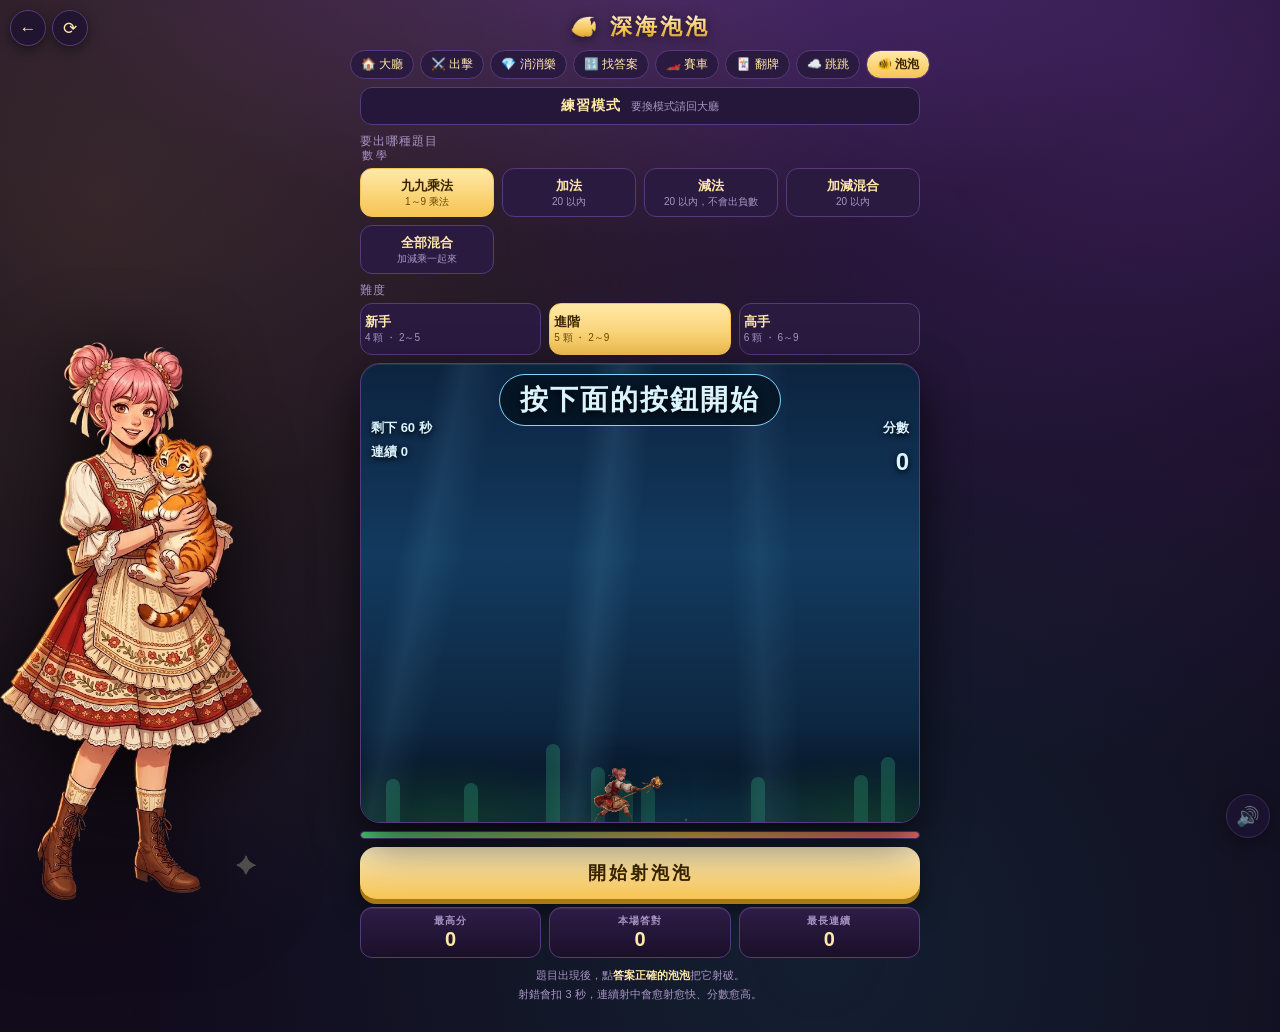
<file: bubble.html>
<!doctype html>
<html lang="zh-Hant">
<head>
<meta charset="utf-8">
<meta name="viewport" content="width=device-width,initial-scale=1,viewport-fit=cover">
<title>邊玩邊變強・深海泡泡</title>
<meta name="theme-color" content="#120b1c">
<link rel="manifest" href="manifest.json">
<link rel="icon" href="assets/icon-192.png">
<link rel="apple-touch-icon" href="assets/icon-192.png">
<meta name="apple-mobile-web-app-capable" content="yes">
<meta name="apple-mobile-web-app-status-bar-style" content="black-translucent">
<meta name="apple-mobile-web-app-title" content="邊玩邊變強">
<link rel="stylesheet" href="assets/common.css">
<style>
body{gap:8px}
.wrap{width:min(96vw,560px);display:flex;flex-direction:column;gap:8px}

.tank{
  position:relative;width:100%;height:min(60vh,460px);height:min(60dvh,460px);border-radius:20px;overflow:hidden;
  border:1px solid var(--line);box-shadow:0 18px 46px #000a,inset 0 1px 0 #ffffff14;
  background:linear-gradient(180deg,#0d2340 0%,#123a5e 42%,#0e2a46 72%,#081a2e 100%);
  touch-action:manipulation;user-select:none;cursor:crosshair;
}
/* 水面光束 */
.tank::before{
  content:"";position:absolute;inset:0;pointer-events:none;z-index:2;
  background:
   linear-gradient(102deg,transparent 12%,#8ad8ff14 16%,transparent 22%),
   linear-gradient(96deg,transparent 38%,#8ad8ff1a 43%,transparent 49%),
   linear-gradient(88deg,transparent 66%,#8ad8ff12 71%,transparent 77%);
  animation:beam 7s ease-in-out infinite alternate;
}
@keyframes beam{to{transform:translateX(14px) scaleY(1.04)}}
/* 海底 */
.floorSea{
  position:absolute;left:-4%;right:-4%;bottom:-6px;height:22%;z-index:1;pointer-events:none;
  background:
    radial-gradient(ellipse 40% 100% at 18% 100%,#123a2e,transparent 70%),
    radial-gradient(ellipse 46% 100% at 52% 100%,#0f3348,transparent 70%),
    radial-gradient(ellipse 40% 100% at 86% 100%,#123a2e,transparent 70%),
    linear-gradient(180deg,transparent,#07182a 62%);
}
.weed{position:absolute;bottom:0;width:14px;height:64px;border-radius:99px 99px 0 0;z-index:1;
  background:linear-gradient(180deg,#2fa07a55,#1c6b5188);transform-origin:50% 100%;
  animation:sway 3.6s ease-in-out infinite alternate;pointer-events:none}
@keyframes sway{from{transform:rotate(-9deg) scaleY(.96)}to{transform:rotate(9deg) scaleY(1.04)}}

canvas{position:absolute;inset:0;width:100%;height:100%;z-index:3}

/* 發射台上的角色 */
.shooter{
  position:absolute;left:50%;bottom:-6px;width:clamp(70px,18vw,96px);z-index:4;
  transform:translateX(-50%);pointer-events:none;filter:drop-shadow(0 8px 14px #000b);
  transition:transform .18s ease;
}
.shooter img{width:100%;display:block}
.shooter .ph{font-size:52px;text-align:center}
.shooter.kick{animation:kick .28s}
@keyframes kick{40%{transform:translateX(-50%) translateY(7px) scale(1.06,.92)}}

.qbar{
  position:absolute;left:50%;top:10px;transform:translateX(-50%);z-index:8;padding:6px 20px;border-radius:99px;
  background:#04121fcc;border:1px solid #7fd6ff;backdrop-filter:blur(6px);white-space:nowrap;
  font-size:clamp(20px,5vw,28px);font-weight:900;color:#d9f4ff;letter-spacing:2px;text-shadow:0 2px 10px #000;
}
.qbar.pulse{animation:qp .4s cubic-bezier(.2,1.6,.4,1)}
@keyframes qp{from{transform:translateX(-50%) scale(.7);opacity:0}}
.hud{position:absolute;left:10px;top:52px;z-index:8;font-size:13px;font-weight:800;color:#d9f4ff;
  text-shadow:0 2px 6px #000;line-height:1.8}
.hud2{position:absolute;right:10px;top:52px;z-index:8;text-align:right;font-size:13px;font-weight:800;
  color:#d9f4ff;text-shadow:0 2px 6px #000;line-height:1.8}
.hud2 .big{font-size:24px;font-variant-numeric:tabular-nums}

.flash{position:absolute;inset:0;z-index:7;pointer-events:none;opacity:0}
.flash.ok{background:radial-gradient(circle at 50% 55%,#7dffb355,transparent 68%);animation:fl .45s}
.flash.no{background:radial-gradient(circle at 50% 55%,#ff6b6b66,transparent 68%);animation:fl .45s}
@keyframes fl{from{opacity:1}to{opacity:0}}
.tank.shake{animation:stShake .3s}
@keyframes stShake{20%{transform:translate(-6px,3px)}45%{transform:translate(5px,-3px)}
  70%{transform:translate(-3px,2px)}100%{transform:none}}

.combo{
  position:absolute;left:50%;top:40%;transform:translateX(-50%);z-index:9;pointer-events:none;
  font-size:clamp(24px,6.5vw,42px);font-weight:900;color:#fff;opacity:0;white-space:nowrap;
  text-shadow:0 0 18px #7fd6ff,0 4px 0 #10557a,0 8px 22px #000;
}
.combo.on{animation:cb .8s cubic-bezier(.2,1.5,.4,1)}
@keyframes cb{0%{opacity:0;transform:translateX(-50%) scale(.4)}
  30%{opacity:1;transform:translateX(-50%) scale(1.15)}
  70%{opacity:1;transform:translateX(-50%) scale(1)}
  100%{opacity:0;transform:translateX(-50%) scale(1.1) translateY(-24px)}}
.timebar{width:100%}
</style>
</head>
<body>
<img class="hero" id="hero" src="assets/princess.webp" alt="" loading="lazy" decoding="async" fetchpriority="low">
<div class="say" id="say"></div>

<h1>🐠 深海泡泡</h1>
<nav class="vers"></nav>

<div class="wrap">
  <div id="modebar"></div>
  <div id="topicwrap"><div class="setlab2">要出哪種題目</div>
  <div id="topicbar"></div></div>
  <div class="setlab2">難度</div>
  <div class="levels" id="levels"></div>

  <div class="tank" id="tank">
    <div class="floorSea"></div>
    <canvas id="cv"></canvas>
    <div class="qbar pulse" id="qbar">準備射擊</div>
    <div class="hud"><div>剩下 <span id="tleft">60</span> 秒</div><div>連續 <span id="cmb2">0</span></div></div>
    <div class="hud2"><div>分數</div><div class="big" id="score">0</div></div>
    <div class="combo" id="combo"></div>
    <div class="flash" id="flash"></div>
    <div class="shooter" id="shooter"><img id="shImg" src="assets/fx_hero_ready.webp" alt=""></div>
    <img class="cat" id="cat" src="assets/cat_jump.webp" alt="" loading="lazy" decoding="async">
  </div>

  <div class="timebar"><i id="tbar" style="width:100%"></i></div>
  <button class="btn" id="start" style="width:100%">開始射泡泡</button>

  <div class="stats">
    <div class="st"><b>最高分</b><span id="best">0</span></div>
    <div class="st"><b>本場答對</b><span id="okn">0</span></div>
    <div class="st"><b>最長連續</b><span id="cmb">0</span></div>
  </div>
  <p class="note">題目出現後，點<b>答案正確的泡泡</b>把它射破。<br>
  射錯會扣 3 秒，連續射中會愈射愈快、分數愈高。</p>
</div>

<div class="over" id="over"><div class="card">
  <h2 id="oTitle">時間到</h2>
  <div class="big" id="oScore">0</div>
  <div class="line">射破泡泡 <span id="oOk">0</span></div>
  <div class="line">最長連續 <span id="oCombo">0</span></div>
  <div class="line">獲得金幣 <span id="oGold">0</span></div>
  <div class="line">獲得經驗 <span id="oExp">0</span></div>
  <div class="weak"><h3>最該再練的乘法</h3><ul id="oWeak"></ul></div>
  <button class="btn" id="again">再玩一次</button>
  <button class="btn ghost" style="margin-top:8px;width:100%;height:44px" onclick="location.href='index.html'">回大廳</button>
</div></div>

<script src="assets/common.js"></script>
<script>
Topic.bar($('topicbar'));
Mode.readonly($('modebar'));
document.body.classList.toggle('arcade', Mode.isArcade());
modeBadge();
versionBar('bubble.html');

function r(a,b){ return a + ((Math.random()*(b-a+1))|0); }
const LEVELS = [
  {n:'新手', d:'4 顆 ・ 2～5', bub:4, pick:()=>[r(2,5), r(2,9)]},
  {n:'進階', d:'5 顆 ・ 2～9', bub:5, pick:()=>[r(2,9), r(2,9)]},
  {n:'高手', d:'6 顆 ・ 6～9', bub:6, pick:()=>[r(6,9), r(3,9)]}
];
let lvIdx = 1;
$('levels').innerHTML = LEVELS.map((l,i)=>
  '<div class="lv' + (i===lvIdx?' on':'') + '" data-i="' + i + '">' + l.n + '<b>' + l.d + '</b></div>').join('');
$('levels').onclick = e => {
  const el = e.target.closest('.lv'); if(!el || running) return;
  lvIdx = +el.dataset.i;
  [...$('levels').children].forEach((c,i)=>c.classList.toggle('on', i===lvIdx));
  Sfx.tick();
};

/* 角色圖 */
(() => {
  const h = heroOf(Save.d.hero);
  const img = $('shImg');
  img.onerror = () => {
    const ph = document.createElement('div');
    ph.className = 'ph'; ph.textContent = h.icon;
    img.replaceWith(ph);
  };
  img.src = h.frames ? 'assets/fx_hero_ready.webp' : h.img;
})();

/* 海草 */
(() => {
  const t = $('tank');
  for(let i=0;i<9;i++){
    const w = document.createElement('div');
    w.className = 'weed';
    w.style.left = (3 + Math.random()*94) + '%';
    w.style.height = (34 + Math.random()*54) + 'px';
    w.style.animationDelay = (-Math.random()*3.6) + 's';
    t.appendChild(w);
  }
})();

const tank = $('tank'), cv = $('cv'), ctx = cv.getContext('2d');
let W = 0, H = 0, dpr = Math.min(2, window.devicePixelRatio || 1);
/* canvas 的 shadowBlur 每畫一顆就要做一次模糊，泡泡有十幾顆＝每幀十幾次，
   手機實測整頁卡在 30fps。小螢幕一律不畫陰影，泡泡本身的漸層與高光還在，看不太出來 */
const SMALL_SCREEN = matchMedia('(max-width:520px)').matches;
const GLOW = SMALL_SCREEN ? 0 : 18;
function resize(){
  W = tank.clientWidth; H = tank.clientHeight;
  cv.width = W * dpr; cv.height = H * dpr;
  ctx.setTransform(dpr,0,0,dpr,0,0);
}
addEventListener('resize', resize);

let running = false, score = 0, combo = 0, bestCombo = 0, okCount = 0;
let timeLeft = 60, tTimer = 0, raf = 0, idleT = 0, lastT = 0;
let bubbles = [], parts = [], shots = [], cur = null, lockShot = false;

const COLORS = [
  ['#7fd6ff','#2b7fb8'], ['#ffd28a','#c9752a'], ['#b8a6ff','#5a44b8'],
  ['#8affc4','#25916a'], ['#ff9fc4','#b8406e'], ['#ffe98a','#c9a52a']
];

function newQuestion(){
  if(Mode.isArcade()) return newQuestionArcade();
  const L = LEVELS[lvIdx];
  let q;
  if(Topic.isMul()){
    const p = L.pick(), a0 = p[0], b0 = p[1];
    q = {a:a0, b:b0, op:'×', ans:a0*b0, text:a0 + ' × ' + b0, key:a0 + '×' + b0};
  }else{
    q = makeQ();
  }
  const a = q.a, b = q.b, ans = q.ans;
  const vals = makeOptions(q, L.bub);

  const qb = $('qbar');
  qb.textContent = q.text + ' = ?';
  qb.classList.remove('pulse'); void qb.offsetWidth; qb.classList.add('pulse');

  cur = {a:a, b:b, ans:ans, key:q.key};
  bubbles = vals.map((v,i) => {
    const c = COLORS[i % COLORS.length];
    const rr = Math.max(24, Math.min(38, W/(vals.length*2.4)));
    return {
      v: v, r: rr,
      x: (W/(vals.length+1))*(i+1) + (Math.random()-.5)*18,
      y: H*0.24 + Math.random()*H*0.34,
      vx: (Math.random()-.5)*0.42, vy: (Math.random()-.5)*0.3,
      ph: Math.random()*6.28, c1: c[0], c2: c[1], dead: false, hitT: 0
    };
  });
  lockShot = false;
}

/* 娛樂模式：不算數學，改成「射破指定顏色的泡泡」，靠眼力與手速 */
const COLOR_NAMES = ['水藍','橘黃','紫色','薄荷綠','粉紅','鵝黃'];
function newQuestionArcade(){
  const L = LEVELS[lvIdx];
  const target = (Math.random()*COLORS.length)|0;
  const n = L.bub;
  // 目標色至少 2 顆、最多一半，其餘隨機挑別的顏色
  const want = 2 + (Math.random()*Math.max(1, (n/2|0) - 1))|0;
  const cols = [];
  for(let i=0;i<n;i++) cols.push(i < want ? target : (target + 1 + (Math.random()*(COLORS.length-1)|0)) % COLORS.length);
  for(let i=cols.length-1;i>0;i--){ const j=(Math.random()*(i+1))|0; const t=cols[i]; cols[i]=cols[j]; cols[j]=t; }

  const qb = $('qbar');
  qb.innerHTML = '射破 <b style="color:' + COLORS[target][0] + '">' + COLOR_NAMES[target] + '</b> 的泡泡';
  qb.classList.remove('pulse'); void qb.offsetWidth; qb.classList.add('pulse');

  cur = {arcade:true, target:target, key:'色' + target};
  bubbles = cols.map((ci, i) => {
    const c = COLORS[ci];
    const rr = Math.max(24, Math.min(38, W/(n*2.4)));
    return {
      v: '', ci: ci, r: rr,
      x: (W/(n+1))*(i+1) + (Math.random()-.5)*18,
      y: H*0.24 + Math.random()*H*0.34,
      vx: (Math.random()-.5)*0.62, vy: (Math.random()-.5)*0.45,
      ph: Math.random()*6.28, c1: c[0], c2: c[1], dead: false, hitT: 0
    };
  });
  lockShot = false;
}

function burst(x, y, n, color){
  for(let i=0;i<n;i++){
    const ang = Math.random()*6.283, sp = 1.2 + Math.random()*3.6;
    parts.push({x:x, y:y, vx:Math.cos(ang)*sp, vy:Math.sin(ang)*sp - 0.6,
      r: 2 + Math.random()*4, life:1, color:color});
  }
}

/* 待機（還沒按開始）時泡泡也在浮，但沒必要跑滿 60fps——
   量出來這一頁光靜置就吃掉主執行緒 900ms/秒（CPU 節流 6 倍），是全站最重的一頁。
   沒在玩就降到 24fps，分頁切到背景就整個停，開打才回滿格。 */
/* 一顆泡泡的長相（漸層、外框、高光、數字）從頭到尾都不會變，只有位置與被打到時的
   彈一下會變。原本每一幀、每一顆都要重新 createRadialGradient ＋ 設字型 ＋ 描邊填字，
   量出來這一頁是全站最重的（靜置 900ms/秒）。改成先畫在自己的小畫布上，
   每一幀只 drawImage 一次，畫面完全一樣。 */
function bubbleSprite(b){
  if(b._spr) return b._spr;
  const pad = GLOW ? GLOW + 4 : 4;
  const half = b.r + pad;
  const c = document.createElement('canvas');
  c.width = c.height = Math.ceil(half * 2 * dpr);
  const x = c.getContext('2d');
  x.setTransform(dpr, 0, 0, dpr, 0, 0);
  const cx = half, cy = half, rr = b.r;
  const g = x.createRadialGradient(cx - rr*0.34, cy - rr*0.4, rr*0.12, cx, cy, rr);
  g.addColorStop(0, '#ffffffee');
  g.addColorStop(0.32, b.c1);
  g.addColorStop(1, b.c2);
  x.save();
  x.shadowColor = b.c1; x.shadowBlur = GLOW;
  x.beginPath(); x.arc(cx, cy, rr, 0, 6.283); x.fillStyle = g; x.fill();
  x.restore();
  x.beginPath(); x.arc(cx, cy, rr, 0, 6.283);
  x.strokeStyle = '#ffffff88'; x.lineWidth = 2; x.stroke();
  x.beginPath();
  x.ellipse(cx - rr*0.36, cy - rr*0.42, rr*0.24, rr*0.15, -0.6, 0, 6.283);
  x.fillStyle = '#ffffffcc'; x.fill();
  if(b.v !== undefined && b.v !== null && b.v !== ''){
    x.font = '900 ' + Math.round(rr*0.86) + 'px "Noto Sans TC",sans-serif';
    x.textAlign = 'center'; x.textBaseline = 'middle';
    x.lineWidth = 4; x.strokeStyle = '#06263dbb';
    x.strokeText(b.v, cx, cy + 1);
    x.fillStyle = '#ffffff';
    x.fillText(b.v, cx, cy + 1);
  }
  c._half = half;
  b._spr = c;
  return c;
}
/* 排下一幀。⚠ 關鍵：**還沒開打時不要掛 requestAnimationFrame**。
   只要有 rAF 掛著，瀏覽器就得每秒跑滿 60 次完整的渲染流程，量出來光這件事
   就吃掉主執行緒 430ms/秒（CPU 節流 6 倍），跟畫了什麼幾乎無關。
   待機改用 timer 每 83ms 叫一次（12fps），泡泡飄很慢完全看不出差別；
   分頁切到背景就更慢，真的開打才回到 rAF 的滿格。 */
function schedule(){
  clearTimeout(idleT); cancelAnimationFrame(raf);
  if(document.hidden){ idleT = setTimeout(schedule, 400); return; }
  if(running) raf = requestAnimationFrame(draw);
  else idleT = setTimeout(() => draw(performance.now()), 83);
}
function draw(t){
  const dt = Math.min(running ? 40 : 96, t - lastT) / 16.67; lastT = t;
  ctx.clearRect(0,0,W,H);

  // 泡泡（每一顆長什麼樣是固定的，先畫在自己的小畫布上，每一幀只貼一次圖）
  for(const b of bubbles){
    if(b.dead) continue;
    b.ph += 0.03*dt;
    b.x += b.vx*dt + Math.sin(b.ph)*0.24;
    b.y += b.vy*dt + Math.cos(b.ph*0.7)*0.18;
    if(b.x < b.r+6 || b.x > W-b.r-6) b.vx *= -1;
    if(b.y < H*0.18 || b.y > H*0.74) b.vy *= -1;
    b.x = Math.max(b.r+6, Math.min(W-b.r-6, b.x));
    b.y = Math.max(H*0.17, Math.min(H*0.75, b.y));

    const wob = b.hitT > 0 ? 1 + Math.sin(b.hitT*0.9)*0.14 : 1;
    if(b.hitT > 0) b.hitT -= dt;
    const rr = b.r * wob;

    const sp = bubbleSprite(b), half = sp._half;
    ctx.drawImage(sp, b.x - half*wob, b.y - half*wob, half*2*wob, half*2*wob);
  }

  // 子彈
  for(const s of shots){
    s.x += s.vx*dt; s.y += s.vy*dt;
    s.life -= 0.02*dt;
    ctx.save();
    ctx.shadowColor = '#ffe9a8'; ctx.shadowBlur = GLOW ? 16 : 0;
    ctx.beginPath(); ctx.arc(s.x, s.y, 7, 0, 6.283);
    ctx.fillStyle = '#fff6d8'; ctx.fill();
    ctx.restore();
    // 尾巴
    ctx.beginPath();
    ctx.moveTo(s.x, s.y); ctx.lineTo(s.x - s.vx*3, s.y - s.vy*3);
    ctx.strokeStyle = '#ffe9a866'; ctx.lineWidth = 5; ctx.lineCap = 'round'; ctx.stroke();
  }
  shots = shots.filter(s => s.life > 0 && s.y > -30);

  // 粒子
  for(const p of parts){
    p.x += p.vx*dt; p.y += p.vy*dt; p.vy += 0.06*dt; p.life -= 0.026*dt;
    ctx.globalAlpha = Math.max(0, p.life);
    ctx.beginPath(); ctx.arc(p.x, p.y, p.r*Math.max(.2,p.life), 0, 6.283);
    ctx.fillStyle = p.color; ctx.fill();
    ctx.globalAlpha = 1;
  }
  parts = parts.filter(p => p.life > 0);

  schedule();
}

tank.addEventListener('pointerdown', e => {
  if(!running || lockShot) return;
  const rect = tank.getBoundingClientRect();
  const x = e.clientX - rect.left, y = e.clientY - rect.top;
  let target = null;
  for(const b of bubbles){
    if(b.dead) continue;
    if((x-b.x)*(x-b.x) + (y-b.y)*(y-b.y) <= (b.r+8)*(b.r+8)){ target = b; break; }
  }
  if(!target) return;
  lockShot = true;
  fire(target);
});

function fire(target){
  const sx = W/2, sy = H - 46;
  const dx = target.x - sx, dy = target.y - sy;
  const d = Math.hypot(dx, dy) || 1;
  const sp = 13;
  shots.push({x:sx, y:sy, vx:dx/d*sp, vy:dy/d*sp, life:1});
  const sh = $('shooter');
  sh.classList.remove('kick'); void sh.offsetWidth; sh.classList.add('kick');
  beep(880, .07, 'square', .06);
  setTimeout(() => hitCheck(target), Math.max(120, d/sp*16.67));
}

function hitCheck(b){
  if(!running) return;
  const ok = cur.arcade ? (b.ci === cur.target) : (b.v === cur.ans);
  if(!cur.arcade) Stats.mark(cur.key, ok);        // 娛樂模式不寫進答題統計
  const fl = $('flash');
  const rectOf = (bb) => ({left: tank.getBoundingClientRect().left + bb.x - bb.r,
    top: tank.getBoundingClientRect().top + bb.y - bb.r, width: bb.r*2, height: bb.r*2});

  if(ok){
    b.dead = true;
    burst(b.x, b.y, 26, '#d9f4ff');
    burst(b.x, b.y, 14, b.c1);
    combo++; okCount++; bestCombo = Math.max(bestCombo, combo);
    const gain = 12 + combo * 3;
    score += gain;
    fl.className = 'flash ok'; setTimeout(()=>{fl.className='flash';}, 460);
    Sfx.ok(combo); Sfx.hit(combo >= 5);
    floatText(tank, rectOf(b), '+' + gain, '#7dffb3');
    if(combo >= 3){
      const c = $('combo');
      c.textContent = combo + ' 連破！';
      c.classList.remove('on'); void c.offsetWidth; c.classList.add('on');
      Char.cat(combo >= 6);
    }
    Char.react(true, combo >= 3);
    paint();
    setTimeout(() => { if(running) newQuestion(); }, 420);
  }else{
    b.hitT = 26;
    burst(b.x, b.y, 12, '#ff9f9f');
    combo = 0;
    timeLeft = Math.max(0, timeLeft - 3);
    fl.className = 'flash no'; setTimeout(()=>{fl.className='flash';}, 460);
    tank.classList.remove('shake'); void tank.offsetWidth; tank.classList.add('shake');
    Sfx.bad(); Sfx.hurt();
    floatText(tank, rectOf(b), '-3 秒', '#ff9f9f');
    Char.react(false);
    paint();
    setTimeout(() => { if(running && timeLeft > 0) lockShot = false; }, 480);
  }
}

function paint(){
  $('score').textContent = score;
  $('cmb').textContent = bestCombo;
  $('cmb2').textContent = combo;
  $('okn').textContent = okCount;
  $('best').textContent = Best.get('v8_score');
  $('tleft').textContent = timeLeft;
  $('tbar').style.width = (timeLeft/60*100) + '%';
  if(timeLeft <= 10) $('tleft').parentElement.style.color = '#ff9f9f';
  else $('tleft').parentElement.style.color = '';
}

function start(){
  resize();
  running = true; score = 0; combo = 0; bestCombo = 0; okCount = 0; timeLeft = 60;
  parts = []; shots = [];
  $('start').textContent = '重新開始';
  $('over').classList.remove('on');
  newQuestion(); paint();
  clearInterval(tTimer);
  tTimer = setInterval(() => {
    if(!running) return;
    timeLeft--;
    if(timeLeft <= 5 && timeLeft > 0) Sfx.tick();
    paint();
    if(timeLeft <= 0) finish();
  }, 1000);
  lastT = performance.now();
  schedule();
}
function finish(){
  running = false; lockShot = true;
  clearInterval(tTimer);
  Best.set('v8_score', score);
  const gold = Math.round(score * 0.3), exp = Math.round(score * 0.45);
  Save.d.gold += gold;
  const ups = Save.addExp(exp);
  Save.d.playCount++; Save.put();

  $('oTitle').textContent = okCount >= 15 ? '神射手！' : (okCount >= 8 ? '射得不錯！' : '再挑戰一次');
  $('oScore').textContent = score;
  $('oOk').textContent = okCount + ' 顆';
  $('oCombo').textContent = bestCombo;
  $('oGold').textContent = gold;
  $('oExp').textContent = exp + (ups ? '（升 ' + ups + ' 級！）' : '');
  $('oWeak').innerHTML = Stats.weakHTML(8);
  $('over').classList.add('on');
  okCount >= 8 ? Sfx.win() : Sfx.lose();
  paint();
}
$('start').onclick = () => { $('over').classList.remove('on'); start(); };
$('again').onclick = () => { $('over').classList.remove('on'); start(); };

resize();
startCoins();
paint();
/* 待機也讓泡泡浮著，畫面才不會空 */
newQuestion();
$('qbar').textContent = '按下面的按鈕開始';
lastT = performance.now();
schedule();
document.addEventListener('visibilitychange', schedule);
</script>
<script src="assets/audio.js"></script>
<script src="assets/lock.js"></script>
</body>
</html>
</file>
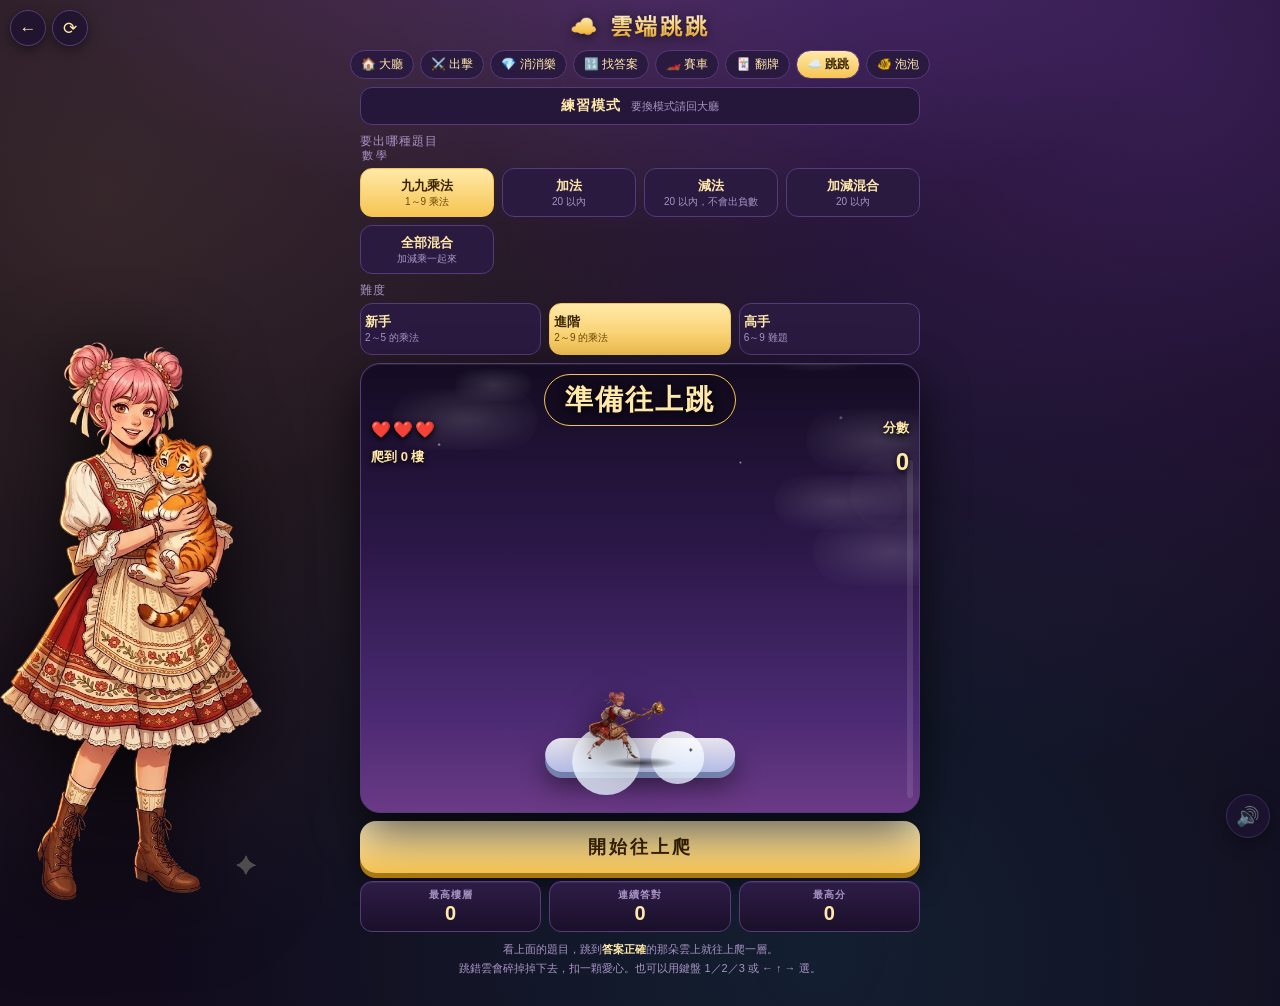
<file: cloudjump.html>
<!doctype html>
<html lang="zh-Hant">
<head>
<meta charset="utf-8">
<meta name="viewport" content="width=device-width,initial-scale=1,viewport-fit=cover">
<title>邊玩邊變強・雲端跳跳</title>
<meta name="theme-color" content="#120b1c">
<link rel="manifest" href="manifest.json">
<link rel="icon" href="assets/icon-192.png">
<link rel="apple-touch-icon" href="assets/icon-192.png">
<meta name="apple-mobile-web-app-capable" content="yes">
<meta name="apple-mobile-web-app-status-bar-style" content="black-translucent">
<meta name="apple-mobile-web-app-title" content="邊玩邊變強">
<link rel="stylesheet" href="assets/common.css">
<style>
body{gap:8px}
.wrap{width:min(96vw,560px);display:flex;flex-direction:column;gap:8px}

.stage{
  position:relative;width:100%;height:min(60vh,450px);height:min(60dvh,450px);border-radius:20px;overflow:hidden;
  border:1px solid var(--line);box-shadow:0 18px 46px #000a,inset 0 1px 0 #ffffff14;
  background:linear-gradient(180deg,#140c22 0%,#2b1747 40%,#4a2a72 78%,#6b3a86 100%);
  user-select:none;touch-action:manipulation;
}
/* 背景雲層（往下飄＝往上爬） */
.clouds{position:absolute;inset:-10% -10% -10% -10%;pointer-events:none;opacity:.72}
.clouds i{
  position:absolute;border-radius:99px;background:radial-gradient(ellipse,#ffffff33,#ffffff08 70%,transparent);
  filter:blur(1px);animation:cloudDown linear infinite;
}
@keyframes cloudDown{from{transform:translateY(-120px)}to{transform:translateY(560px)}}
.stars{position:absolute;inset:0;pointer-events:none;
  background:radial-gradient(1.8px 1.8px at 14% 18%,#ffffff99,transparent),
             radial-gradient(2px 2px at 42% 8%,#ffffff77,transparent),
             radial-gradient(1.6px 1.6px at 68% 22%,#ffffff88,transparent),
             radial-gradient(2px 2px at 86% 12%,#ffffff66,transparent);}

/* 平台層 */
.floor{position:absolute;left:0;right:0;top:44%;height:0;z-index:4;
  transition:transform .5s cubic-bezier(.3,.9,.3,1),opacity .5s}
.floor.rise{transform:translateY(210px);opacity:0}
/* 雲朵平台 */
.plat{
  position:absolute;bottom:0;width:27%;height:54px;border-radius:99px;cursor:pointer;
  display:flex;align-items:center;justify-content:center;font-size:clamp(20px,5.4vw,30px);
  font-weight:900;color:#14406e;font-variant-numeric:tabular-nums;
  background:linear-gradient(180deg,#ffffff,#dcebff 62%,#b9d6f5);
  box-shadow:0 8px 0 #93b8e0,0 16px 32px #0009,inset 0 -4px 8px #ffffffcc;
  transition:transform .16s ease,box-shadow .16s;
  text-shadow:0 1px 0 #ffffffcc;
}
.plat::before,.plat::after{
  content:"";position:absolute;border-radius:50%;
  background:linear-gradient(180deg,#ffffff,#e6f1ff);box-shadow:inset 0 -3px 6px #ffffff;
}
.plat span{position:relative;z-index:3}
.plat::before{width:38%;padding-bottom:38%;left:12%;top:-24%;z-index:1}
.plat::after{width:30%;padding-bottom:30%;right:14%;top:-16%;z-index:1}
.plat:nth-child(1){left:4%}
.plat:nth-child(2){left:36.5%}
.plat:nth-child(3){right:4%}
.plat:hover{transform:translateY(-4px)}
.plat.good{background:linear-gradient(180deg,#e6ffef,#8df0b4 62%,#4ade80);color:#08331c;
  box-shadow:0 8px 0 #1f9d55,0 0 34px #4ade8099}
.plat.good::before,.plat.good::after{background:linear-gradient(180deg,#f0fff5,#bdf5d4)}
.plat.bad{animation:platBreak .6s forwards}
@keyframes platBreak{
  30%{transform:translateY(6px) rotate(3deg)}
  100%{transform:translateY(180px) rotate(22deg);opacity:0}
}
.plat.press{animation:platPress .3s}
@keyframes platPress{40%{transform:translateY(8px) scaleY(.86)}}

/* 腳下那朵起跳雲 */
.base{
  position:absolute;left:50%;transform:translateX(-50%);bottom:9%;width:34%;height:34px;
  border-radius:99px;z-index:3;pointer-events:none;
  background:linear-gradient(180deg,#ffffffdd,#c9deffcc);
  box-shadow:0 6px 0 #8fb0d8aa,0 14px 26px #0007;
}
.base::before,.base::after{content:"";position:absolute;border-radius:50%;
  background:linear-gradient(180deg,#ffffffdd,#e2eeffcc)}
.base::before{width:36%;padding-bottom:36%;left:14%;top:-32%}
.base::after{width:28%;padding-bottom:28%;right:16%;top:-22%}

/* 角色 */
.pl{
  --w:clamp(74px,19vw,106px);
  position:absolute;left:50%;bottom:12%;width:var(--w);z-index:6;
  margin-left:calc(var(--w) / -2);pointer-events:none;filter:drop-shadow(0 10px 16px #000b);
}
.pl img{width:100%;display:block}
.pl .ph{font-size:52px;text-align:center}
.pl .sh{position:absolute;left:50%;bottom:-10px;transform:translateX(-50%);width:70%;height:12px;
  border-radius:50%;background:radial-gradient(ellipse,#000000aa,transparent 70%)}
.pl.jump{animation:jumpArc var(--jt,.62s) cubic-bezier(.35,.05,.5,1) forwards}
@keyframes jumpArc{
  0%{transform:translate(0,0) scale(1,1)}
  12%{transform:translate(0,10px) scale(1.14,.84)}
  50%{transform:translate(calc(var(--jx)/2),calc(var(--jy) - 150px)) scale(.9,1.14) rotate(-8deg)}
  92%{transform:translate(var(--jx),var(--jy)) scale(1.14,.86) rotate(0)}
  100%{transform:translate(var(--jx),var(--jy)) scale(1,1)}
}
.pl.fall{animation:fallDown .8s ease-in forwards}
@keyframes fallDown{
  30%{transform:translate(var(--jx),calc(var(--jy) - 30px)) rotate(12deg)}
  100%{transform:translate(var(--jx),260px) rotate(220deg);opacity:.15}
}
.pl.land{animation:landSquash .3s ease-out}
@keyframes landSquash{40%{transform:scale(1.18,.8)}100%{transform:scale(1,1)}}

.dust{position:absolute;width:9px;height:9px;border-radius:50%;background:#ffe9a8;
  pointer-events:none;z-index:5;animation:dustOut .55s ease-out forwards}
@keyframes dustOut{to{transform:translate(var(--dx),var(--dy)) scale(.2);opacity:0}}

/* HUD */
.qbar{
  position:absolute;left:50%;top:10px;transform:translateX(-50%);z-index:8;padding:6px 20px;border-radius:99px;
  background:#120b1cc9;border:1px solid var(--gold);backdrop-filter:blur(6px);white-space:nowrap;
  font-size:clamp(20px,5vw,28px);font-weight:900;color:var(--gold2);letter-spacing:2px;text-shadow:0 2px 10px #000;
}
.qbar.pulse{animation:qp .4s cubic-bezier(.2,1.6,.4,1)}
@keyframes qp{from{transform:translateX(-50%) scale(.7);opacity:0}}
.hud{position:absolute;left:10px;top:52px;z-index:8;font-size:13px;font-weight:800;color:var(--gold2);
  text-shadow:0 2px 6px #000;line-height:1.8}
.hud .hp{font-size:16px;letter-spacing:2px}
.hud2{position:absolute;right:10px;top:52px;z-index:8;text-align:right;font-size:13px;font-weight:800;
  color:var(--gold2);text-shadow:0 2px 6px #000;line-height:1.8}
.hud2 .big{font-size:24px;font-variant-numeric:tabular-nums}
/* 高度尺 */
.ruler{position:absolute;right:6px;top:96px;bottom:14px;width:6px;border-radius:99px;
  background:#ffffff1a;z-index:7;overflow:hidden}
.ruler i{position:absolute;left:0;right:0;bottom:0;border-radius:99px;
  background:linear-gradient(180deg,#f6c453,#4ade80);transition:height .5s ease}

.flash{position:absolute;inset:0;z-index:9;pointer-events:none;opacity:0}
.flash.ok{background:radial-gradient(circle at 50% 60%,#4ade8055,transparent 65%);animation:fl .45s}
.flash.no{background:radial-gradient(circle at 50% 60%,#f8717177,transparent 65%);animation:fl .45s}
@keyframes fl{from{opacity:1}to{opacity:0}}
.stage.shake{animation:stShake .32s}
@keyframes stShake{20%{transform:translate(-6px,4px)}45%{transform:translate(5px,-3px)}
  70%{transform:translate(-3px,2px)}100%{transform:none}}

.combo{
  position:absolute;left:50%;top:44%;transform:translateX(-50%);z-index:9;pointer-events:none;
  font-size:clamp(24px,6.5vw,42px);font-weight:900;color:#fff;opacity:0;white-space:nowrap;
  text-shadow:0 0 18px #f6c453,0 4px 0 #a9540f,0 8px 22px #000;
}
.combo.on{animation:cb .8s cubic-bezier(.2,1.5,.4,1)}
@keyframes cb{0%{opacity:0;transform:translateX(-50%) scale(.4)}
  30%{opacity:1;transform:translateX(-50%) scale(1.15)}
  70%{opacity:1;transform:translateX(-50%) scale(1)}
  100%{opacity:0;transform:translateX(-50%) scale(1.1) translateY(-24px)}}
</style>
</head>
<body>
<img class="hero" id="hero" src="assets/princess.webp" alt="" loading="lazy" decoding="async" fetchpriority="low">
<div class="say" id="say"></div>

<h1>☁️ 雲端跳跳</h1>
<nav class="vers"></nav>

<div class="wrap">
  <div id="modebar"></div>
  <div id="topicwrap"><div class="setlab2">要出哪種題目</div>
  <div id="topicbar"></div></div>
  <div class="setlab2">難度</div>
  <div class="levels" id="levels"></div>

  <div class="stage" id="stage">
    <div class="stars"></div>
    <div class="clouds" id="clouds"></div>
    <div class="qbar pulse" id="qbar">準備往上跳</div>
    <div class="hud"><div class="hp" id="hp">❤️❤️❤️</div><div>爬到 <span id="floorNo">0</span> 樓</div></div>
    <div class="hud2"><div>分數</div><div class="big" id="score">0</div></div>
    <div class="ruler"><i id="rulerFill" style="height:0"></i></div>
    <div class="combo" id="combo"></div>
    <div class="flash" id="flash"></div>
    <div class="base"></div>
    <div class="floor" id="floor"></div>
    <div class="pl" id="pl"><img id="plImg" src="assets/fx_hero_ready.webp" alt=""><div class="sh"></div></div>
    <img class="cat" id="cat" src="assets/cat_jump.webp" alt="" loading="lazy" decoding="async">
  </div>

  <button class="btn" id="start" style="width:100%">開始往上爬</button>

  <div class="stats">
    <div class="st"><b>最高樓層</b><span id="bestF">0</span></div>
    <div class="st"><b>連續答對</b><span id="cmb">0</span></div>
    <div class="st"><b>最高分</b><span id="best">0</span></div>
  </div>
  <p class="note">看上面的題目，跳到<b>答案正確</b>的那朵雲上就往上爬一層。<br>
  跳錯雲會碎掉掉下去，扣一顆愛心。也可以用鍵盤 1／2／3 或 ← ↑ → 選。</p>
</div>

<div class="over" id="over"><div class="card">
  <h2 id="oTitle">跳完了</h2>
  <div class="big" id="oScore">0</div>
  <div class="line">爬到樓層 <span id="oFloor">0</span></div>
  <div class="line">最長連續答對 <span id="oCombo">0</span></div>
  <div class="line">獲得金幣 <span id="oGold">0</span></div>
  <div class="line">獲得經驗 <span id="oExp">0</span></div>
  <div class="weak"><h3>最該再練的乘法</h3><ul id="oWeak"></ul></div>
  <button class="btn" id="again">再爬一次</button>
  <button class="btn ghost" style="margin-top:8px;width:100%;height:44px" onclick="location.href='index.html'">回大廳</button>
</div></div>

<script src="assets/common.js"></script>
<script>
Topic.bar($('topicbar'));
Mode.readonly($('modebar'));
document.body.classList.toggle('arcade', Mode.isArcade());
modeBadge();
versionBar('cloudjump.html');

function r(a,b){ return a + ((Math.random()*(b-a+1))|0); }
const LEVELS = [
  {n:'新手', d:'2～5 的乘法', pick:()=>[r(2,5), r(2,9)]},
  {n:'進階', d:'2～9 的乘法', pick:()=>[r(2,9), r(2,9)]},
  {n:'高手', d:'6～9 難題',   pick:()=>[r(6,9), r(3,9)]}
];
let lvIdx = 1;
$('levels').innerHTML = LEVELS.map((l,i)=>
  '<div class="lv' + (i===lvIdx?' on':'') + '" data-i="' + i + '">' + l.n + '<b>' + l.d + '</b></div>').join('');
$('levels').onclick = e => {
  const el = e.target.closest('.lv'); if(!el || running) return;
  lvIdx = +el.dataset.i;
  [...$('levels').children].forEach((c,i)=>c.classList.toggle('on', i===lvIdx));
  Sfx.tick();
};

/* 角色圖 */
(() => {
  const h = heroOf(Save.d.hero);
  const img = $('plImg');
  img.onerror = () => {
    const ph = document.createElement('div');
    ph.className = 'ph'; ph.textContent = h.icon;
    img.replaceWith(ph);
  };
  img.src = h.img;
})();

/* 雲 */
(() => {
  const box = $('clouds');
  for(let i=0;i<7;i++){
    const c = document.createElement('i');
    const w = 70 + Math.random()*130;
    c.style.width = w + 'px';
    c.style.height = (w*0.42) + 'px';
    c.style.left = (Math.random()*88) + '%';
    c.style.top = (Math.random()*90) + '%';
    c.style.animationDuration = (9 + Math.random()*9) + 's';
    c.style.animationDelay = (-Math.random()*10) + 's';
    box.appendChild(c);
  }
})();

const stage = $('stage'), floorEl = $('floor'), pl = $('pl');
let running = false, lock = false, hp = 3, score = 0, floorNo = 0, combo = 0, bestCombo = 0;
let cur = null;

function nextFloor(){
  if(Mode.isArcade()) return nextFloorArcade();
  const L = LEVELS[lvIdx];
  let q;
  if(Topic.isMul()){
    const pr = L.pick(), a0 = pr[0], b0 = pr[1];
    q = {a:a0, b:b0, op:'×', ans:a0*b0, text:a0 + ' × ' + b0, key:a0 + '×' + b0};
  }else{
    q = makeQ();
  }
  const a = q.a, b = q.b, ans = q.ans;
  const opts = makeOptions(q, 3);

  const qb = $('qbar');
  qb.textContent = q.text + ' = ?';
  qb.classList.remove('pulse'); void qb.offsetWidth; qb.classList.add('pulse');

  floorEl.classList.remove('rise');
  floorEl.innerHTML = '';
  opts.forEach((v,i) => {
    const d = document.createElement('div');
    d.className = 'plat';
    d.innerHTML = '<span>' + v + '</span>';
    d.dataset.i = i;
    floorEl.appendChild(d);
  });
  cur = {a:a, b:b, ans:ans, key:q.key, opts:opts};
  lock = false;
}

/* 娛樂模式：不出題，三朵雲只有一朵踩得住（有星星），其他一踩就碎。
   樓層越高，正解那朵停留的時間越短，靠眼力與反應。 */
function nextFloorArcade(){
  const okIdx = (Math.random()*3)|0;
  const qb = $('qbar');
  qb.textContent = '跳到有 ⭐ 的那朵雲';
  qb.classList.remove('pulse'); void qb.offsetWidth; qb.classList.add('pulse');

  floorEl.classList.remove('rise');
  floorEl.innerHTML = '';
  for(let i=0;i<3;i++){
    const d = document.createElement('div');
    d.className = 'plat' + (i === okIdx ? ' good' : '');
    d.innerHTML = '<span>' + (i === okIdx ? '⭐' : '💨') + '</span>';
    d.dataset.i = i;
    floorEl.appendChild(d);
  }
  /* 高樓層開始整排左右飄，抓時機才踩得到 */
  const sway = Math.min(1, floorNo / 12);
  if(sway > 0.15){
    floorEl.animate([{transform:'translateX(-6%)'},{transform:'translateX(6%)'}],
      {duration: Math.max(700, 2200 - sway*1300), direction:'alternate', iterations:Infinity, easing:'ease-in-out'});
  }
  cur = {arcade:true, okIdx:okIdx};
  lock = false;
}

function dust(rect, n, color){
  const hr = stage.getBoundingClientRect();
  for(let i=0;i<n;i++){
    const s = document.createElement('div');
    s.className = 'dust';
    const ang = -Math.PI/2 + (Math.random()-0.5)*2.6;
    const dist = 20 + Math.random()*44;
    s.style.setProperty('--dx', Math.cos(ang)*dist + 'px');
    s.style.setProperty('--dy', (Math.abs(Math.sin(ang))*dist*0.5 + 10) + 'px');
    s.style.background = color || '#ffe9a8';
    s.style.left = (rect.left - hr.left + rect.width/2) + 'px';
    s.style.top = (rect.top - hr.top + rect.height*0.9) + 'px';
    stage.appendChild(s);
    setTimeout(()=>s.remove(), 600);
  }
}

function pick(i){
  if(!running || lock || !cur) return;
  lock = true;
  const plats = [...floorEl.children];
  const target = plats[i];
  if(!target) { lock = false; return; }
  target.classList.add('press');

  const ok = cur.arcade ? (i === cur.okIdx) : (cur.opts[i] === cur.ans);
  if(!cur.arcade) Stats.mark(cur.key, ok);       // 娛樂模式不寫進答題統計

  // 算跳躍位移
  const pr = pl.getBoundingClientRect(), tr = target.getBoundingClientRect();
  const jx = (tr.left + tr.width/2) - (pr.left + pr.width/2);
  const jy = (tr.top - pr.bottom) + 6;
  pl.style.setProperty('--jx', jx.toFixed(1) + 'px');
  pl.style.setProperty('--jy', jy.toFixed(1) + 'px');
  pl.classList.remove('jump','fall','land'); void pl.offsetWidth;
  pl.classList.add('jump');
  beep(520, .12, 'sine', .08);
  dust(pr, 8, '#c9b6ff');

  setTimeout(() => {
    const fl = $('flash');
    if(ok){
      target.classList.add('good');
      pl.classList.add('land');
      combo++; bestCombo = Math.max(bestCombo, combo);
      floorNo++;
      const gain = 12 + combo * 3;
      score += gain;
      fl.className = 'flash ok'; setTimeout(()=>{fl.className='flash';}, 460);
      Sfx.ok(combo); Sfx.hit(combo >= 5);
      dust(target.getBoundingClientRect(), 12, '#ffe9a8');
      sparks(stage, target.getBoundingClientRect(), 10 + Math.min(combo,8)*2, '#4ade80');
      floatText(stage, target.getBoundingClientRect(), '+' + gain, '#4ade80');
      if(combo >= 3){
        const c = $('combo');
        c.textContent = combo + ' 連跳！';
        c.classList.remove('on'); void c.offsetWidth; c.classList.add('on');
        Char.cat(combo >= 6);
      }
      Char.react(true, combo >= 3);
      paint();
      // 場景往下捲，角色回到底部＝爬高一層
      setTimeout(() => {
        floorEl.classList.add('rise');
        pl.classList.remove('jump','land');
        pl.style.removeProperty('--jx'); pl.style.removeProperty('--jy');
        setTimeout(() => {
          if(!running) return;
          if(floorNo >= 20){ finish(true); return; }
          nextFloor();
        }, 480);
      }, 520);
    }else{
      target.classList.add('bad');
      pl.classList.remove('jump'); void pl.offsetWidth;
      pl.classList.add('fall');
      combo = 0; hp--;
      fl.className = 'flash no'; setTimeout(()=>{fl.className='flash';}, 460);
      stage.classList.remove('shake'); void stage.offsetWidth; stage.classList.add('shake');
      Sfx.hurt(); Sfx.bad();
      sparks(stage, target.getBoundingClientRect(), 16, '#f87171');
      const right = plats[cur.opts.indexOf(cur.ans)];
      right.classList.add('good');
      floatText(stage, right.getBoundingClientRect(), '答案 ' + cur.ans, '#ffe9a8');
      Char.react(false);
      paint();
      setTimeout(() => {
        pl.classList.remove('fall');
        pl.style.removeProperty('--jx'); pl.style.removeProperty('--jy');
        if(!running) return;
        if(hp <= 0){ finish(false); return; }
        floorEl.classList.add('rise');
        setTimeout(()=>{ if(running) nextFloor(); }, 420);
      }, 950);
    }
  }, 560);
}

floorEl.addEventListener('click', e => {
  const p = e.target.closest('.plat');
  if(p) pick(+p.dataset.i);
});
addEventListener('keydown', e => {
  if(!running) return;
  const map = {'1':0,'2':1,'3':2,'ArrowLeft':0,'ArrowUp':1,'ArrowRight':2};
  if(e.key in map){ pick(map[e.key]); e.preventDefault(); }
});

function paint(){
  $('score').textContent = score;
  $('floorNo').textContent = floorNo;
  $('hp').textContent = '❤️'.repeat(Math.max(0,hp)) + '🖤'.repeat(Math.max(0,3-hp));
  $('cmb').textContent = combo;
  $('best').textContent = Best.get('v7_score');
  $('bestF').textContent = Best.get('v7_floor');
  $('rulerFill').style.height = Math.min(100, floorNo/20*100) + '%';
}

function start(){
  running = true; lock = false; hp = 3; score = 0; floorNo = 0; combo = 0; bestCombo = 0;
  pl.classList.remove('jump','fall','land');
  pl.style.removeProperty('--jx'); pl.style.removeProperty('--jy');
  $('start').textContent = '重新開始';
  paint();
  nextFloor();
}
function finish(clear){
  running = false; lock = true;
  Best.set('v7_score', score);
  Best.set('v7_floor', floorNo);
  const gold = Math.round(score * 0.35), exp = Math.round(score * 0.5);
  Save.d.gold += gold;
  const ups = Save.addExp(exp);
  Save.d.playCount++; Save.put();

  $('oTitle').textContent = clear ? '爬到雲的最上面！' : (floorNo >= 8 ? '爬得很高！' : '再挑戰一次');
  $('oScore').textContent = score;
  $('oFloor').textContent = floorNo + ' 樓';
  $('oCombo').textContent = bestCombo;
  $('oGold').textContent = gold;
  $('oExp').textContent = exp + (ups ? '（升 ' + ups + ' 級！）' : '');
  $('oWeak').innerHTML = Stats.weakHTML(8);
  $('over').classList.add('on');
  clear ? Sfx.win() : Sfx.lose();
  paint();
}
$('start').onclick = () => { $('over').classList.remove('on'); start(); };
$('again').onclick = () => { $('over').classList.remove('on'); start(); };

startCoins();
paint();
</script>
<script src="assets/audio.js"></script>
<script src="assets/lock.js"></script>
</body>
</html>
</file>
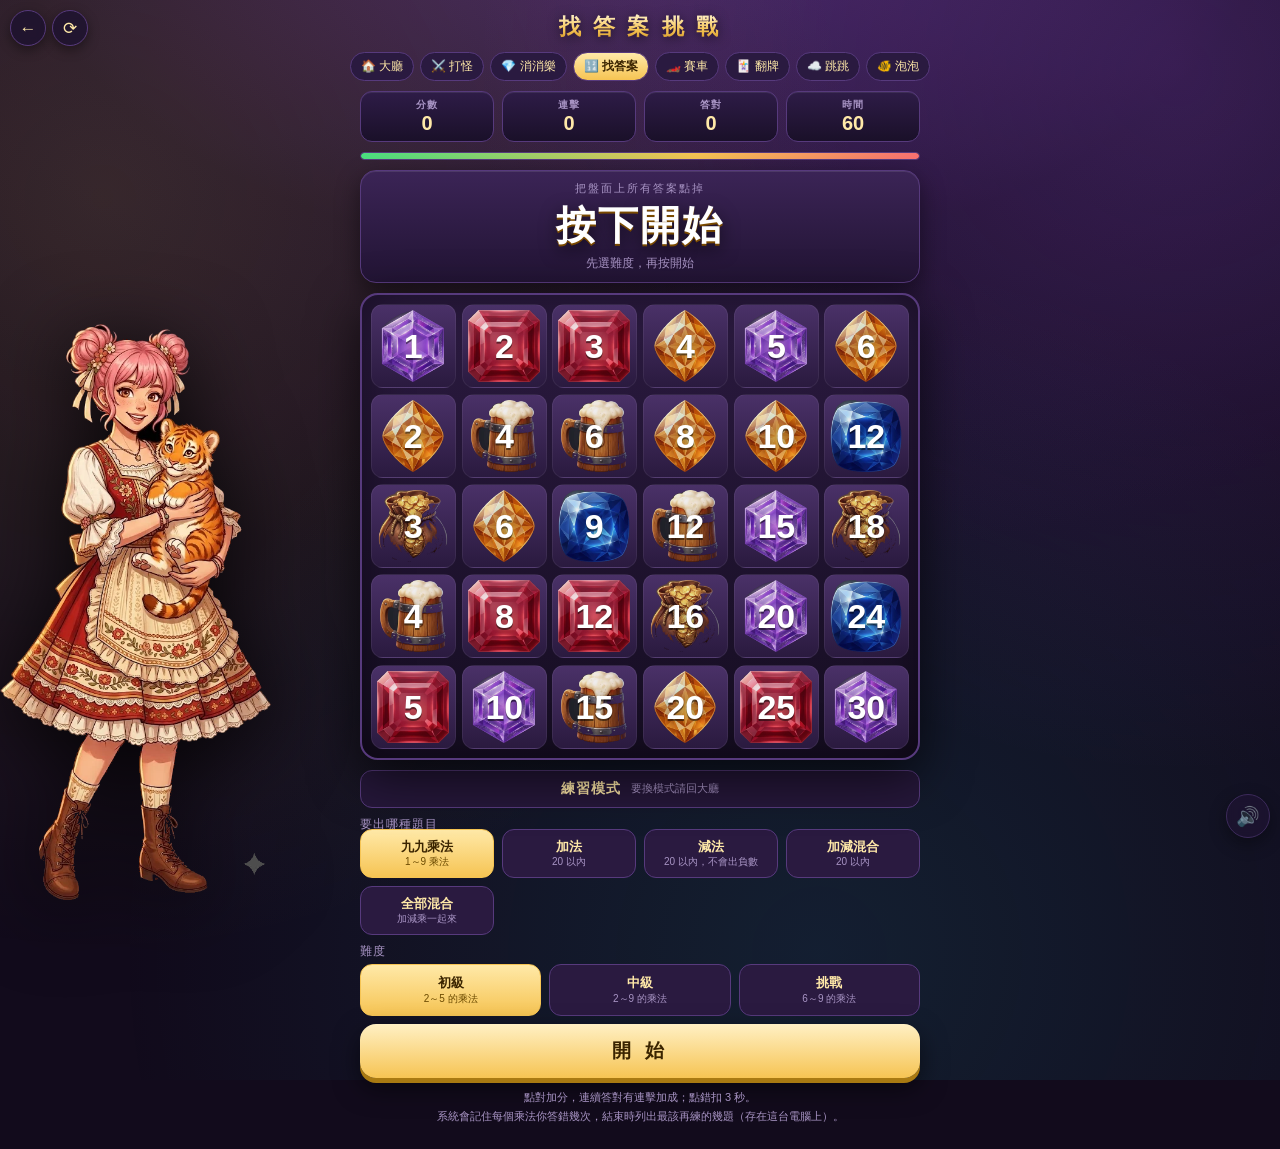
<file: findnum.html>
<!doctype html>
<html lang="zh-Hant">
<head>
<meta charset="utf-8">
<meta name="viewport" content="width=device-width,initial-scale=1,viewport-fit=cover">
<title>邊玩邊變強・找答案挑戰</title>
<meta name="theme-color" content="#120b1c">
<link rel="manifest" href="manifest.json">
<link rel="icon" href="assets/icon-192.png">
<link rel="apple-touch-icon" href="assets/icon-192.png">
<meta name="apple-mobile-web-app-capable" content="yes">
<meta name="apple-mobile-web-app-status-bar-style" content="black-translucent">
<meta name="apple-mobile-web-app-title" content="邊玩邊變強">
<style>
:root{
  --bg:#120b1c; --bg2:#241634; --panel:#1d1230; --line:#573a7d;
  --gold:#f6c453; --gold2:#ffe9a8; --text:#f6efff; --dim:#a894c4;
  --ok:#4ade80; --bad:#f87171;
  --cell:min(8.6vw,52px);
}
*{box-sizing:border-box;margin:0;padding:0;-webkit-tap-highlight-color:transparent}
html,body{overflow-x:hidden}
body{
  min-height:100dvh;color:var(--text);
  font-family:"Noto Sans TC","PingFang TC","Microsoft JhengHei",sans-serif;
  background:
    radial-gradient(90% 60% at 50% -10%,#4b2a6b 0%,#1c1029 55%,var(--bg) 100%);
  display:flex;flex-direction:column;align-items:center;gap:10px;padding:12px 10px 24px;
  position:relative;
}
/* 背景光暈 */
body::before{
  content:"";position:fixed;inset:-20%;z-index:-2;pointer-events:none;
  background:
    radial-gradient(circle at 20% 30%,#f6c45322,transparent 45%),
    radial-gradient(circle at 80% 20%,#a855f733,transparent 40%),
    radial-gradient(circle at 60% 90%,#22d3ee1a,transparent 45%);
  animation:drift 18s ease-in-out infinite alternate;
}
@keyframes drift{to{transform:translate3d(2%,-2%,0) scale(1.06)}}

.hero{display:none}
@media (min-width:1080px){
  .hero{
    display:block;position:fixed;left:0;bottom:0;
    height:min(64vh,640px);width:auto;max-width:26vw;object-fit:contain;object-position:bottom center;
    z-index:-1;pointer-events:none;filter:drop-shadow(0 12px 40px #000c);
    animation:float 6s ease-in-out infinite alternate;
  }
}
@keyframes float{to{transform:translateY(-12px)}}
/* 角色的反應 */
.hero.react{animation:heroJump .6s cubic-bezier(.2,1.5,.4,1)}
@keyframes heroJump{
  30%{transform:translateY(-26px) scale(1.06) rotate(-2deg)}
  60%{transform:translateY(4px) scale(.98)}
  100%{transform:none}
}
.hero.shake{animation:heroShake .5s}
@keyframes heroShake{
  20%{transform:rotate(-3deg)}45%{transform:rotate(3deg)}70%{transform:rotate(-2deg)}100%{transform:none}
}
.hero.glow{filter:drop-shadow(0 0 26px #f6c453cc) drop-shadow(0 12px 40px #000c)}

/* 台詞氣泡 */
.say{
  display:none;position:fixed;left:min(20vw,250px);bottom:min(52vh,420px);z-index:3;
  max-width:190px;padding:10px 14px;border-radius:16px 16px 16px 4px;
  background:linear-gradient(180deg,#fff8e6,#ffe9a8);color:#3a2400;
  font-size:15px;font-weight:800;line-height:1.5;text-align:center;
  box-shadow:0 8px 24px #000a;
}
@media (min-width:1080px){ .say.on{display:block;animation:sayIn .35s cubic-bezier(.2,1.6,.4,1)} }
@keyframes sayIn{from{transform:scale(.6) translateY(10px);opacity:0}}

/* 小虎：答對時從盤面右下跳出來 */
.cat{
  position:absolute;right:min(-6vw,-46px);bottom:-18px;width:min(24vw,150px);z-index:8;pointer-events:none;
  transform:translateY(125%) rotate(12deg);opacity:0;
  transition:transform .45s cubic-bezier(.2,1.7,.4,1),opacity .2s linear;
  filter:drop-shadow(0 8px 20px #000a);
}
.cat.on{transform:translateY(6%) rotate(0);opacity:1}
.cat.big{animation:catBig .9s cubic-bezier(.2,1.5,.4,1)}
@keyframes catBig{40%{transform:translateY(-6%) scale(1.22) rotate(-6deg)}100%{transform:translateY(6%)}}

h1{
  font-size:clamp(16px,2.4vw,22px);letter-spacing:3px;
  background:linear-gradient(180deg,#fff6d8,var(--gold) 60%,#c98a1e);
  -webkit-background-clip:text;background-clip:text;color:transparent;
  filter:drop-shadow(0 2px 6px #0009);
}

/* 上方數據列 */
.stats{display:flex;gap:8px;width:min(96vw,560px)}
.st{
  flex:1;background:linear-gradient(180deg,#2e1c47,#1a1029);
  border:1px solid var(--line);border-radius:12px;padding:6px 4px;text-align:center;
  box-shadow:inset 0 1px 0 #ffffff14;
}
.st b{display:block;font-size:10px;color:var(--dim);letter-spacing:1px}
.st span{font-size:clamp(15px,2.6vw,20px);color:var(--gold2);font-variant-numeric:tabular-nums;font-weight:700}
.st.warn span{color:var(--bad);animation:pulse .5s infinite alternate}
@keyframes pulse{to{transform:scale(1.12)}}

/* 計時條 */
.timebar{width:min(96vw,560px);height:8px;border-radius:99px;background:#2a1a3d;overflow:hidden;
  border:1px solid var(--line)}
.timebar i{display:block;height:100%;width:100%;border-radius:99px;
  background:linear-gradient(90deg,#4ade80,#f6c453 60%,#f87171);transition:width .25s linear}

/* 題目卡 */
.ask{
  width:min(96vw,560px);border-radius:16px;padding:10px 14px;text-align:center;
  background:linear-gradient(180deg,#3b2456,#221434);border:1px solid var(--line);
  box-shadow:0 8px 24px #0007,inset 0 1px 0 #ffffff18;position:relative;overflow:hidden;
}
.ask::after{
  content:"";position:absolute;inset:0;pointer-events:none;
  background:linear-gradient(105deg,transparent 30%,#ffffff22 45%,transparent 60%);
  transform:translateX(-120%);
}
.ask.swipe::after{animation:sheen .8s ease-out}
@keyframes sheen{to{transform:translateX(120%)}}
.ask small{display:block;font-size:11px;color:var(--dim);letter-spacing:2px;margin-bottom:2px}
.ask .q{font-size:clamp(26px,6vw,40px);font-weight:800;letter-spacing:2px;
  color:#fff;text-shadow:0 2px 0 #7a4a00,0 6px 18px #000a}
.ask .q em{font-style:normal;color:var(--gold)}
.ask.pop{animation:askpop .45s cubic-bezier(.2,1.6,.4,1)}
@keyframes askpop{from{transform:scale(.82);opacity:.3}}
.ask .left{font-size:12px;color:var(--dim);margin-top:2px}

/* 盤面 */
.stage{position:relative;width:min(96vw,560px)}
.board{
  width:100%;aspect-ratio:6/5;padding:9px;border-radius:18px;
  background:linear-gradient(180deg,#2b1a40,#150d21);
  border:2px solid var(--line);box-shadow:0 16px 50px #000a,inset 0 0 50px #0007;
  display:grid;grid-template-columns:repeat(6,1fr);grid-template-rows:repeat(5,1fr);gap:6px;
}
.cell{
  position:relative;border-radius:12px;cursor:pointer;overflow:hidden;
  background:linear-gradient(180deg,#4a3168,#2a1a3f);
  border:1px solid #ffffff10;
  display:flex;align-items:center;justify-content:center;
  font-size:clamp(20px,4.6vw,34px);font-weight:800;color:#fff;
  text-shadow:0 2px 0 #00000080,0 0 10px #0006;
  transition:transform .18s ease, box-shadow .18s ease, background .18s ease;
  will-change:transform;
}
.cell::before{   /* 寶石底圖 */
  content:"";position:absolute;inset:6%;background-size:contain;background-position:center;
  background-repeat:no-repeat;opacity:.92;background-image:var(--gemimg);
}
.cell span{position:relative;z-index:2}
/* 待機時的光澤：每格延遲不同，畫面不會整片一起閃 */
.cell .sh{
  position:absolute;inset:0;z-index:1;pointer-events:none;
  background:linear-gradient(105deg,transparent 38%,#ffffff40 50%,transparent 62%);
  transform:translateX(-150%);
  animation:cellsheen 5s linear infinite;animation-delay:var(--sd,0s);
}
@keyframes cellsheen{0%,72%{transform:translateX(-150%)}92%,100%{transform:translateX(150%)}}
/* 背景金幣 */
.coin{
  position:fixed;top:-40px;z-index:-1;pointer-events:none;
  width:22px;height:22px;border-radius:50%;
  background:radial-gradient(circle at 35% 30%,#fff3c4,#f6c453 45%,#b8860b 78%,#f6c45300 100%);
  will-change:transform,opacity;
  animation:fall linear forwards;
}
/* ⚠ 2026-08-23 效能量測：keyframes 裡的 scaleX 與 box-shadow 是這一項最貴的來源
   （光背景金幣一項就吃掉主執行緒 110ms/秒）。縮放會逼瀏覽器每一幀重新光柵化整層，
   陰影又讓那一層變大。改成只有位移＋旋轉，光暈烘進漸層裡，看起來一樣。 */
@keyframes fall{
  0%{transform:translate3d(0,0,0) rotate(0);opacity:0}
  10%{opacity:.85}
  90%{opacity:.5}
  100%{transform:translate3d(0,105vh,0) rotate(720deg);opacity:0}
}
  10%{opacity:.85}
  90%{opacity:.5}
  100%{transform:translateY(105vh) rotate(720deg) scaleX(.4);opacity:0}
}
.cell:hover{transform:translateY(-2px) scale(1.04);box-shadow:0 6px 16px #0008}
.cell.hint{box-shadow:0 0 0 2px var(--gold) inset,0 0 14px #f6c45355}
.cell.win{
  z-index:3;
  box-shadow:0 0 0 3px var(--gold) inset,0 0 24px #f6c453cc,0 0 60px #f6c45355;
  animation:winpulse .17s ease-in-out 3 alternate;
}
@keyframes winpulse{to{transform:scale(1.07)}}
/* 中獎時其他格子退到後面，跟原版一樣把焦點壓在中獎那組 */
.board.dim .cell:not(.win):not(.gone){opacity:.45;filter:saturate(.55) brightness(.8)}
.board .cell{transition:transform .18s ease,box-shadow .18s ease,opacity .25s ease,filter .25s ease}
.cell.gone{animation:burst .34s ease-out forwards;pointer-events:none}
@keyframes burst{
  0%{filter:brightness(1)}
  18%{transform:scale(1.1);filter:brightness(3.2) saturate(.2)}
  40%{transform:scale(1.3) rotate(6deg);filter:brightness(1.6)}
  100%{transform:scale(.08) rotate(-24deg);opacity:0}
}
/* 提示：卡住太久時輕輕發亮 */
.cell.hint::after{
  content:"";position:absolute;inset:0;border-radius:12px;pointer-events:none;
  box-shadow:0 0 0 2px var(--gold) inset,0 0 18px #f6c45366;
  animation:breathe 1.1s ease-in-out infinite alternate;
}
@keyframes breathe{from{opacity:.35}to{opacity:1}}
.cell.wrong{animation:wrong .38s}
@keyframes wrong{
  0%,100%{transform:none}
  20%{transform:translateX(-5px)}45%{transform:translateX(5px)}70%{transform:translateX(-3px)}
}
.cell.wrong::after{
  content:"";position:absolute;inset:0;background:#f8717166;border-radius:8px;
}
.board.locked .cell{pointer-events:none}

/* 飄分 */
.float{
  position:absolute;pointer-events:none;font-weight:800;font-size:clamp(14px,3vw,22px);
  color:var(--gold2);text-shadow:0 2px 8px #000;z-index:6;
  animation:floatup .9s ease-out forwards;
}
@keyframes floatup{to{transform:translateY(-46px) scale(1.15);opacity:0}}
.spark{
  position:absolute;width:7px;height:7px;border-radius:50%;pointer-events:none;z-index:6;
  animation:spark .7s ease-out forwards;
}
@keyframes spark{to{transform:translate(var(--dx),var(--dy)) scale(.2);opacity:0}}

/* 連擊 */
.combo{
  position:absolute;top:6%;left:50%;transform:translateX(-50%);z-index:7;pointer-events:none;
  font-size:clamp(20px,5vw,34px);font-weight:900;letter-spacing:2px;opacity:0;
  color:var(--gold);text-shadow:0 3px 0 #7a4a00,0 8px 24px #000;
}
.combo.on{animation:combo .7s cubic-bezier(.2,1.6,.4,1)}
@keyframes combo{
  0%{opacity:0;transform:translateX(-50%) scale(.5)}
  30%{opacity:1;transform:translateX(-50%) scale(1.15)}
  100%{opacity:0;transform:translateX(-50%) scale(1) translateY(-20px)}
}
.stage.flash::after{
  content:"";position:absolute;inset:-6px;border-radius:22px;pointer-events:none;
  box-shadow:0 0 0 3px var(--gold),0 0 40px #f6c45388;animation:flash .5s ease-out forwards;
}
@keyframes flash{to{opacity:0}}

/* 控制列 */
.ctrl{width:min(96vw,560px);display:flex;flex-direction:column;gap:8px}
.levels{display:flex;gap:8px}
.lv{
  flex:1;padding:9px 4px;border-radius:12px;cursor:pointer;font-size:13px;font-weight:700;
  border:1px solid var(--line);background:#2a1a40;color:var(--gold2);line-height:1.4;
}
.lv b{display:block;font-size:10px;font-weight:500;color:var(--dim)}
.lv.on{background:linear-gradient(180deg,var(--gold2),var(--gold));color:#3a2400;border-color:var(--gold)}
.lv.on b{color:#6b4a00}
#start{
  height:54px;border:none;border-radius:16px;cursor:pointer;font-size:19px;font-weight:800;
  letter-spacing:4px;color:#3a2400;background:linear-gradient(180deg,#fff0c4,var(--gold));
  box-shadow:0 5px 0 #a97a12,0 10px 26px #0008;
}
#start:active{transform:translateY(4px);box-shadow:0 1px 0 #a97a12}

/* 結算 */
.over{
  position:fixed;inset:0;z-index:20;display:none;align-items:center;justify-content:center;
  background:#0b0714dd;backdrop-filter:blur(6px);padding:16px;
}
.over.on{display:flex;animation:fade .3s}
@keyframes fade{from{opacity:0}}
.card{
  width:min(94vw,460px);background:linear-gradient(180deg,#2f1d48,#1a1028);
  border:1px solid var(--line);border-radius:20px;padding:20px;text-align:center;
  box-shadow:0 20px 60px #000b;animation:cardin .4s cubic-bezier(.2,1.5,.4,1);
}
@keyframes cardin{from{transform:scale(.85) translateY(20px);opacity:0}}
.card h2{font-size:24px;color:var(--gold);letter-spacing:2px;margin-bottom:4px}
.card .big{font-size:44px;font-weight:900;color:var(--gold2);margin:6px 0;
  font-variant-numeric:tabular-nums;text-shadow:0 3px 0 #7a4a00}
.card .line{display:flex;justify-content:space-between;font-size:14px;color:var(--dim);
  padding:6px 2px;border-bottom:1px dashed #ffffff1a}
.card .line span{color:var(--text);font-weight:700}
.weak{margin-top:12px;text-align:left}
.weak h3{font-size:13px;color:var(--gold);margin-bottom:6px}
.weak ul{list-style:none;display:flex;flex-wrap:wrap;gap:6px}
.weak li{background:#3a2456;border:1px solid var(--line);border-radius:8px;padding:4px 8px;
  font-size:13px;color:var(--text)}
.weak li i{font-style:normal;color:var(--bad);font-size:11px}
.card button{
  margin-top:16px;width:100%;height:48px;border:none;border-radius:14px;cursor:pointer;
  font-size:17px;font-weight:800;letter-spacing:3px;color:#3a2400;
  background:linear-gradient(180deg,#fff0c4,var(--gold));box-shadow:0 4px 0 #a97a12;
}
.vers{display:flex;gap:6px;flex-wrap:wrap;justify-content:center}
.vers a{font-size:12px;text-decoration:none;color:var(--gold2);padding:5px 10px;border-radius:99px;
  border:1px solid var(--line);background:#2a1a40}
.vers a.on{background:linear-gradient(180deg,var(--gold2),var(--gold));color:#3a2400;font-weight:700}
.note{font-size:11px;color:var(--dim);text-align:center;max-width:560px;line-height:1.7}

/* 這頁沒吃 assets/common.css，題型選單與模式顯示的樣式也要自己寫一份 */
.modeshow{display:flex;align-items:center;justify-content:center;gap:10px;
  width:min(96vw,560px);padding:9px 12px;border-radius:12px;background:#251739;border:1px solid #573a7d}
.modeshow b{font-size:14px;color:#ffe9a8;letter-spacing:1px}
.modeshow span{font-size:11px;color:#a894c4}
.setlab2{font-size:12px;color:#a894c4;letter-spacing:1px;width:min(96vw,560px);margin-bottom:-4px}
.topicbar{display:grid;grid-template-columns:repeat(auto-fit,minmax(116px,1fr));gap:8px;width:min(96vw,560px)}
.topicbar button{
  min-height:46px;padding:8px 8px;border-radius:12px;cursor:pointer;
  background:#2a1a40;border:1px solid #573a7d;color:#ffe9a8;font-size:13px;font-weight:700;
  line-height:1.35;font-family:inherit;
}
.topicbar button b{display:block;font-size:10px;font-weight:500;color:#a894c4}
.topicbar button.on{background:linear-gradient(180deg,#ffe9a8,#f6c453);color:#3a2400;border-color:#f6c453}
.topicbar button.on b{color:#6b4a00}

/* 手機：這頁沒吃 assets/common.css，樣式要自己寫一份 */
@media (max-width:520px){
  body{padding-bottom:96px;overscroll-behavior-y:contain;-webkit-user-select:none;user-select:none}
  .vers{
    display:flex;flex-wrap:nowrap;overflow-x:auto;justify-content:flex-start;width:100%;
    gap:6px;padding:2px 2px 6px;scroll-snap-type:x proximity;-webkit-overflow-scrolling:touch;
    scrollbar-width:none;-ms-overflow-style:none;
  }
  .vers::-webkit-scrollbar{display:none}
  .vers a{flex:none;font-size:13px;padding:12px 15px;scroll-snap-align:center}
  .lv{padding:11px 4px}
  .btn{height:56px}
}
/* 左上角固定小按鈕：返回上一頁／重新整理（這頁不吃 common.js，樣式另存一份） */
.pagectrl{
  position:fixed;left:10px;top:10px;z-index:40;display:flex;gap:6px;
  padding-top:env(safe-area-inset-top,0);
}
.pcbtn{
  width:36px;height:36px;border-radius:50%;border:1px solid var(--line);cursor:pointer;
  background:#1d1230cc;color:var(--gold2);font-size:17px;line-height:1;
  display:flex;align-items:center;justify-content:center;backdrop-filter:blur(4px);
  box-shadow:0 4px 12px #0006;
}
.pcbtn:active{transform:translateY(2px)}
@media (max-width:480px){
  .pagectrl{left:8px;top:8px;gap:5px}
  .pcbtn{width:32px;height:32px;font-size:15px}
}
</style>
</head>
<body>
<div class="pagectrl">
  <button type="button" class="pcbtn" onclick="location.href='index.html'" aria-label="返回大廳" title="返回大廳">←</button>
  <button type="button" class="pcbtn" onclick="location.reload()" aria-label="重新整理" title="重新整理">⟳</button>
</div>
<img class="hero" id="hero" src="assets/princess.webp" alt="" loading="lazy" decoding="async" fetchpriority="low">
<div class="say" id="say"></div>
<h1>找 答 案 挑 戰</h1>
<div class="vers">
  <a href="index.html">🏠 大廳</a>
  <a href="battle.html">⚔️ 打怪</a>
  <a href="gems.html">💎 消消樂</a>
  <a href="findnum.html" class="on">🔢 找答案</a>
  <a href="racing.html">🏎️ 賽車</a>
  <a href="memory.html">🃏 翻牌</a>
  <a href="cloudjump.html">☁️ 跳跳</a>
  <a href="bubble.html">🐠 泡泡</a>
</div>

<div class="stats">
  <div class="st"><b>分數</b><span id="score">0</span></div>
  <div class="st"><b>連擊</b><span id="combo">0</span></div>
  <div class="st"><b>答對</b><span id="right">0</span></div>
  <div class="st" id="timeBox"><b>時間</b><span id="time">60</span></div>
</div>
<div class="timebar"><i id="timeFill"></i></div>

<div class="ask" id="ask">
  <small>把盤面上所有答案點掉</small>
  <div class="q" id="q">按下開始</div>
  <div class="left" id="left">先選難度，再按開始</div>
</div>

<div class="stage" id="stage">
  <div class="board locked" id="board"></div>
  <div class="combo" id="comboFx"></div>
  <img class="cat" id="cat" src="assets/cat_jump.webp" alt="" loading="lazy" decoding="async">
</div>

<div class="ctrl">
  <div class="topicbar" id="modebar"></div>
  <div id="topicwrap"><div class="setlab2">要出哪種題目</div>
  <div class="topicbar" id="topicbar"></div></div>
  <div id="rangewrap"><div class="setlab2">加減法數字範圍</div>
  <div class="topicbar" id="rangebar"></div></div>
  <div class="setlab2">難度</div>
  <div class="levels" id="levels">
    <button class="lv on" data-lv="0">初級<b>2～5 的乘法</b></button>
    <button class="lv" data-lv="1">中級<b>2～9 的乘法</b></button>
    <button class="lv" data-lv="2">挑戰<b>6～9 的乘法</b></button>
  </div>
  <button id="start">開 始</button>
</div>

<p class="note">點對加分，連續答對有連擊加成；點錯扣 3 秒。<br>
系統會記住每個乘法你答錯幾次，結束時列出最該再練的幾題（存在這台電腦上）。</p>

<div class="over" id="over">
  <div class="card">
    <h2 id="ovTitle">時間到！</h2>
    <div class="big" id="ovScore">0</div>
    <div class="line">答對題數 <span id="ovRight">0</span></div>
    <div class="line">答錯次數 <span id="ovWrong">0</span></div>
    <div class="line">正確率 <span id="ovRate">0%</span></div>
    <div class="line">最長連擊 <span id="ovCombo">0</span></div>
    <div class="weak">
      <h3>最該再練的乘法</h3>
      <ul id="ovWeak"><li>這次全對，很厲害</li></ul>
    </div>
    <button id="again">再 玩 一 次</button>
  </div>
</div>

<script>
const COLS = 6, ROWS = 5, GAME_TIME = 60;
const LEVELS = [
  {name:'初級', a:[2,3,4,5],           b:[1,2,3,4,5,6,7,8,9]},
  {name:'中級', a:[2,3,4,5,6,7,8,9],   b:[1,2,3,4,5,6,7,8,9]},
  {name:'挑戰', a:[6,7,8,9],           b:[3,4,5,6,7,8,9]}
];
/* 生好的寶石圖拿來當格子底座，讓數字有東西襯著 */
const GEMS = ['sym_gem','sym_amber','sym_ruby','sym_amethyst','sym_beer','sym_bag'];
const STORE_KEY = 'mul99_stats';

const $ = id => document.getElementById(id);
const boardEl = $('board'), stageEl = $('stage');

let lv = 0, grid = [], cells = [], uid = 0;
let running = false, score = 0, combo = 0, maxCombo = 0, right = 0, wrong = 0;
let timeLeft = GAME_TIME, timer = null;
let qa = 1, qb = 1, ans = 0, targetLeft = 0;
let stats = load();

function load(){
  try{ return JSON.parse(localStorage.getItem(STORE_KEY)) || {}; }catch(e){ return {}; }
}
function save(){
  try{ localStorage.setItem(STORE_KEY, JSON.stringify(stats)); }catch(e){}
}
function mark(key, ok){
  const s = stats[key] || (stats[key] = {ok:0, bad:0});
  ok ? s.ok++ : s.bad++;
  save();
}

/* ---------- 音效：用 WebAudio 現場合成，不必外部檔案 ---------- */
let ac = null;
function beep(freq, dur, type, gain){
  try{
    ac = ac || new (window.AudioContext || window.webkitAudioContext)();
    const o = ac.createOscillator(), g = ac.createGain();
    o.type = type || 'triangle'; o.frequency.value = freq;
    const gv = (gain || .12) * (window.__audio ? window.__audio.sfx : 1);
    if(gv <= 0) return;
    g.gain.setValueAtTime(gv, ac.currentTime);
    g.gain.exponentialRampToValueAtTime(.0001, ac.currentTime + dur);
    o.connect(g); g.connect(ac.destination);
    o.start(); o.stop(ac.currentTime + dur);
  }catch(e){}
}
const sndOk   = n => beep(520 + Math.min(n,8)*70, .18, 'triangle', .10);
const sndBad  = () => { beep(180, .22, 'sawtooth', .09); setTimeout(()=>beep(120,.22,'sawtooth',.07), 70); };
const sndNext = () => { beep(660,.12,'sine',.09); setTimeout(()=>beep(880,.16,'sine',.09),110); };

/* ---------- 盤面 ---------- */
const pool = () => {
  /* 加減法時盤面塞的是 0～22 的數字；還用乘積當干擾的話答案一眼就看出來 */
  if(topicNow() !== 'mul'){ const out = []; for(let i=0;i<=22;i++) out.push(i); return out; }
  const L = LEVELS[lv], out = [];
  for(const a of L.a) for(const b of L.b) out.push(a*b);
  return out;
};
function randOther(){
  const p = pool();
  let v, guard = 0;
  do{ v = p[Math.random()*p.length|0]; }while(v === ans && ++guard < 30);
  return v;
}
function newCell(v){ return {v, id:++uid, gem:GEMS[(Math.random()*GEMS.length)|0]}; }

/* 題型：這頁沒吃 common.js，自己讀同一把 key，行為要跟 common.js 的 makeQ 一致 */
const TOPIC_KEY2 = 'mul99_topic';
const TOPICS2 = {mul:'九九乘法', add:'加法', sub:'減法', addsub:'加減混合', all:'全部混合'};
function topicNow(){
  try{ const t = localStorage.getItem(TOPIC_KEY2); return TOPICS2[t] ? t : 'mul'; }catch(e){ return 'mul'; }
}
let qop = '×';
const RANGE_KEY2 = 'mul99_range', RANGES2 = [10, 20, 50, 100];
function rangeNow(){
  try{ const v = parseInt(localStorage.getItem(RANGE_KEY2), 10); return RANGES2.includes(v) ? v : 20; }catch(e){ return 20; }
}
function pickQ(L){
  let t = topicNow();
  if(t === 'addsub') t = Math.random() < .5 ? 'add' : 'sub';
  if(t === 'all')    t = ['add','sub','mul'][(Math.random()*3)|0];
  if(t === 'add'){
    const r = rangeNow();
    const a = 1 + (Math.random()*(r-5)|0), b = 1 + (Math.random()*(r-a)|0);
    return {a:a, b:b, op:'＋', ans:a+b};
  }
  if(t === 'sub'){
    const r = rangeNow();
    const a = 3 + (Math.random()*(r-2)|0), b = 1 + (Math.random()*(a-1)|0);
    return {a:a, b:b, op:'－', ans:a-b};
  }
  const a = L.a[(Math.random()*L.a.length)|0], b = L.b[(Math.random()*L.b.length)|0];
  return {a:a, b:b, op:'×', ans:a*b};
}
function arcadeNow(){
  try{ return localStorage.getItem('mul99_mode') === 'arcade'; }catch(e){ return false; }
}
function newQuestion(){
  const L = LEVELS[lv];
  if(arcadeNow()){
    /* 娛樂模式：不算數學，直接把畫面上所有的目標數字點掉，比眼力與速度 */
    const p2 = pool();
    ans = p2[(Math.random()*p2.length)|0];
    qa = ans; qb = 0; qop = '找';
    $('q').innerHTML = '找出所有 <em>' + ans + '</em>';
  }else{
    const q = pickQ(L);
    qa = q.a; qb = q.b; qop = q.op; ans = q.ans;
    $('q').innerHTML = qa + ' <em>' + qop + '</em> ' + qb + ' <em>=</em> ?';
  }
  $('ask').classList.remove('pop','swipe');
  void $('ask').offsetWidth;
  $('ask').classList.add('pop','swipe');

  // 盤面上放 4~7 個正確答案，其餘換成別的數字
  for(let y=0;y<ROWS;y++) for(let x=0;x<COLS;x++)
    if(grid[y][x].v === ans) grid[y][x] = newCell(randOther());

  const want = 3 + (Math.random()*3|0);
  const spots = [];
  for(let y=0;y<ROWS;y++) for(let x=0;x<COLS;x++) spots.push([y,x]);
  spots.sort(()=>Math.random()-.5);
  for(let i=0;i<want;i++){
    const [y,x] = spots[i];
    grid[y][x] = newCell(ans);
  }
  targetLeft = want;
  updateLeft();
  paint();
  spinIn();
  armHint();
}
let hintTimer = null;
function clearHint(){
  clearTimeout(hintTimer);
  for(const d of cells) d.classList.remove('hint');
}
function armHint(){
  clearHint();
  if(!running) return;
  hintTimer = setTimeout(()=>{
    if(!running) return;
    for(let y=0;y<ROWS;y++) for(let x=0;x<COLS;x++)
      if(grid[y][x].v === ans){ cells[y*COLS+x].classList.add('hint'); return; }
  }, 5000);
}
/* 整盤逐欄落下，做出老虎機轉一輪的感覺 */
function spinIn(){
  const h = cells[0].getBoundingClientRect().height || 60;
  for(let y=0;y<ROWS;y++) for(let x=0;x<COLS;x++){
    const d = cells[y*COLS+x];
    d.style.transition = 'none';
    d.style.transform = 'translateY(' + (-(y+2)*h*1.5) + 'px)';
    d.style.opacity = '0';
  }
  requestAnimationFrame(()=>{
    for(let y=0;y<ROWS;y++) for(let x=0;x<COLS;x++){
      const d = cells[y*COLS+x];
      d.style.transition = 'transform .52s cubic-bezier(.2,1.45,.4,1), opacity .18s linear';
      d.style.transitionDelay = (x*58 + y*26) + 'ms';
      d.style.transform = '';
      d.style.opacity = '1';
      setTimeout(()=>{ d.style.transitionDelay = ''; }, 1100);
    }
  });
}
function updateLeft(){
  $('left').textContent = running
    ? '盤面上還有 ' + targetLeft + ' 個「' + ans + '」'
    : '先選難度，再按開始';
}
function buildBoard(){
  boardEl.innerHTML = '';
  cells = [];
  grid = [];
  for(let y=0;y<ROWS;y++){
    const row = [];
    for(let x=0;x<COLS;x++){
      row.push(newCell(1));
      const d = document.createElement('div');
      d.className = 'cell';
      d.innerHTML = '<i class="sh"></i><span></span>';
      d.style.setProperty('--sd', (Math.random()*6).toFixed(2) + 's');
      d.addEventListener('click', () => tap(y, x, d));
      boardEl.appendChild(d);
      cells.push(d);
    }
    grid.push(row);
  }
}
function paint(){
  for(let y=0;y<ROWS;y++) for(let x=0;x<COLS;x++){
    const c = grid[y][x], d = cells[y*COLS+x];
    d.className = 'cell';
    d.querySelector('span').textContent = c.v;
    d.style.setProperty('--gemimg', 'url(assets/' + c.gem + '.webp)');
  }
}

/* 掉落：先記舊位置，重排後用 transform 補回差值再放開（FLIP） */
function collapseColumn(x, y0){
  const first = cells.map(c => c.getBoundingClientRect());
  for(let y=y0;y>0;y--) grid[y][x] = grid[y-1][x];
  grid[0][x] = newCell(randOther());
  paint();
  const last = cells.map(c => c.getBoundingClientRect());
  for(let y=0;y<=y0;y++){
    const i = y*COLS + x, d = cells[i];
    const dy = first[i].top - last[i].top;
    d.style.transition = 'none';
    d.style.transform = 'translateY(' + (dy - (y===0 ? last[i].height*1.2 : 0)) + 'px)';
    requestAnimationFrame(()=>{
      d.style.transition = 'transform .40s cubic-bezier(.25,1.5,.45,1)';
      d.style.transitionDelay = ((y0 - y) * 28) + 'ms';   // 越上面越晚落下
      d.style.transform = '';
      setTimeout(()=>{ d.style.transitionDelay = ''; }, 500);
    });
  }
}
function sparks(rect, n, color){
  for(let i=0;i<n;i++){
    const s = document.createElement('div');
    s.className = 'spark';
    const ang = Math.random()*Math.PI*2, dist = 26 + Math.random()*46;
    s.style.setProperty('--dx', Math.cos(ang)*dist + 'px');
    s.style.setProperty('--dy', Math.sin(ang)*dist + 'px');
    s.style.background = color;
    s.style.left = (rect.left - stageEl.getBoundingClientRect().left + rect.width/2) + 'px';
    s.style.top  = (rect.top - stageEl.getBoundingClientRect().top + rect.height/2) + 'px';
    stageEl.appendChild(s);
    setTimeout(()=>s.remove(), 700);
  }
}
function floatText(rect, text, color){
  const f = document.createElement('div');
  f.className = 'float';
  f.textContent = text;
  f.style.color = color || 'var(--gold2)';
  const sr = stageEl.getBoundingClientRect();
  f.style.left = (rect.left - sr.left + rect.width/2 - 16) + 'px';
  f.style.top  = (rect.top - sr.top) + 'px';
  stageEl.appendChild(f);
  setTimeout(()=>f.remove(), 900);
}

/* ---------- 角色演出 ---------- */
const CHEER = ['答對了！','好快！','就是這個！','再來一題！','厲害～'];
const OOPS  = ['再看清楚一點','沒關係，再試一次','慢慢來就好'];
const heroImg = {
  idle:'assets/princess.webp', cheer:'assets/hero_cheer.webp', oops:'assets/hero_oops.webp'
};
const catImg = {jump:'assets/cat_jump.webp', wink:'assets/cat_wink.webp'};
const have = {};   // 哪些角色圖已備妥
for(const src of [...Object.values(heroImg), ...Object.values(catImg)]){
  const im = new Image();
  im.onload = () => { have[src] = true; };
  im.src = src;
}
let heroTimer = null, catTimer = null;
function setHero(kind){
  const src = heroImg[kind];
  if(have[src]) $('hero').src = src;
  clearTimeout(heroTimer);
  if(kind !== 'idle') heroTimer = setTimeout(()=>setHero('idle'), 1400);
}
function say(text){
  const el = $('say');
  el.textContent = text;
  el.classList.remove('on'); void el.offsetWidth; el.classList.add('on');
  clearTimeout(el._t);
  el._t = setTimeout(()=>el.classList.remove('on'), 1600);
}
function heroReact(ok, big){
  const h = $('hero');
  h.classList.remove('react','shake','glow'); void h.offsetWidth;
  if(ok){
    h.classList.add('react');
    if(big){ h.classList.add('glow'); setHero('cheer'); say(CHEER[(Math.random()*CHEER.length)|0]); }
  }else{
    h.classList.add('shake');
    setHero('oops');
    say(OOPS[(Math.random()*OOPS.length)|0]);
  }
  setTimeout(()=>h.classList.remove('glow'), 1400);
}
function catPop(big){
  const c = $('cat');
  const src = big ? catImg.wink : catImg.jump;
  if(have[src]) c.src = src; else if(!have[catImg.jump]) return;
  c.classList.add('on');
  if(big){ c.classList.remove('big'); void c.offsetWidth; c.classList.add('big'); }
  clearTimeout(catTimer);
  catTimer = setTimeout(()=>{ c.classList.remove('on','big'); }, big ? 1500 : 900);
}

function tap(y, x, d){
  if(!running) return;
  const c = grid[y][x];
  const rect = d.getBoundingClientRect();

  clearHint(); armHint();
  if(c.v === ans){
    combo++; maxCombo = Math.max(maxCombo, combo); right++;
    const mult = combo >= 10 ? 4 : combo >= 6 ? 3 : combo >= 3 ? 2 : 1;
    const got = 10 * mult;
    score += got;
    if(!arcadeNow()) mark(qa + qop + qb, true);
    sndOk(combo);
    d.classList.add('win');
    boardEl.classList.add('dim');
    floatText(rect, '+' + got);
    setTimeout(()=>{
      d.classList.remove('win');
      d.classList.add('gone');
      sparks(rect, 14, '#ffe9a8');
      boardEl.classList.remove('dim');
    }, 260);
    if(combo >= 3){
      $('comboFx').textContent = combo + ' 連擊！';
      $('comboFx').classList.remove('on'); void $('comboFx').offsetWidth;
      $('comboFx').classList.add('on');
      stageEl.classList.remove('flash'); void stageEl.offsetWidth;
      stageEl.classList.add('flash');
    }
    targetLeft--;
    updateLeft();
    rollTo($('score'), score - got, score, 420);
    heroReact(true, combo >= 3 && combo % 3 === 0);
    catPop(combo >= 6);
    $('combo').textContent = combo;
    $('right').textContent = right;

    setTimeout(()=>{
      collapseColumn(x, y);
      if(targetLeft <= 0 && running){
        sndNext();
        timeLeft = Math.min(GAME_TIME, timeLeft + 3);
        floatText(stageEl.getBoundingClientRect(), '+3 秒', 'var(--ok)');
        setTimeout(newQuestion, 260);
      }
    }, 560);
  }else{
    combo = 0;
    wrong++;
    if(!arcadeNow()) mark(qa + qop + qb, false);
    sndBad();
    d.classList.remove('wrong'); void d.offsetWidth;
    d.classList.add('wrong');
    heroReact(false);
    setTimeout(()=>d.classList.remove('wrong'), 400);
    floatText(rect, '−3 秒', 'var(--bad)');
    timeLeft = Math.max(0, timeLeft - 3);
    $('combo').textContent = 0;
    tick(true);
  }
}

/* 分數用滾動累加，不要一下跳到底（原版就是這樣一路跳上去） */
function rollTo(el, from, to, ms){
  const t0 = performance.now();
  (function step(now){
    const k = Math.min(1, (now - t0) / ms);
    el.textContent = Math.round(from + (to - from) * (1 - Math.pow(1-k, 3)));
    if(k < 1) requestAnimationFrame(step);
  })(t0);
}
function tick(noCount){
  if(!noCount) timeLeft = Math.max(0, timeLeft - 0.1);
  $('time').textContent = Math.ceil(timeLeft);
  $('timeFill').style.width = (timeLeft / GAME_TIME * 100) + '%';
  $('timeBox').classList.toggle('warn', timeLeft <= 10);
  if(timeLeft <= 0 && running) end();
}
function start(){
  running = true;
  score = 0; combo = 0; maxCombo = 0; right = 0; wrong = 0; timeLeft = GAME_TIME;
  $('score').textContent = 0; $('combo').textContent = 0; $('right').textContent = 0;
  $('over').classList.remove('on');
  boardEl.classList.remove('locked');
  for(let y=0;y<ROWS;y++) for(let x=0;x<COLS;x++) grid[y][x] = newCell(randOther());
  newQuestion();
  tick(true);
  clearInterval(timer);
  timer = setInterval(tick, 100);
  beep(440,.1,'sine',.08); setTimeout(()=>beep(660,.14,'sine',.08),120);
}
function end(){
  running = false;
  clearInterval(timer);
  clearHint();
  boardEl.classList.add('locked');
  $('ovScore').textContent = score;
  $('ovRight').textContent = right + ' 題';
  $('ovWrong').textContent = wrong + ' 次';
  $('ovRate').textContent = (right + wrong) ? Math.round(right/(right+wrong)*100) + '%' : '—';
  $('ovCombo').textContent = maxCombo;
  const weak = Object.entries(stats)
    .filter(([,v]) => v.bad > 0)
    .sort((a,b) => b[1].bad - a[1].bad)
    .slice(0,6);
  $('ovWeak').innerHTML = weak.length
    ? weak.map(([k,v]) => '<li>' + k + ' <i>錯 ' + v.bad + '</i></li>').join('')
    : '<li>目前沒有答錯紀錄，很厲害</li>';
  try{
    /* 娛樂模式的紀錄分開存，不然練習模式的最高分會被蓋掉 */
    const bk = 'mul99_best_' + (arcadeNow() ? 'a_' : '') + 'v1_score';
    const b = +localStorage.getItem(bk) || 0;
    if(score > b) localStorage.setItem(bk, score);
  }catch(e){}
  $('over').classList.add('on');
  beep(520,.16,'sine',.09);
  setTimeout(()=>beep(392,.24,'sine',.09), 180);
}

/* 題型選單（這頁自己畫一份，選擇跟其他頁共用同一把 localStorage） */
(function(){
  const el = $('topicbar');
  const rel = $('rangebar');
  const D = {mul:'1～9 乘法', add:'{r} 以內', sub:'{r} 以內，不會出負數', addsub:'{r} 以內', all:'加減乘一起來'};
  const paintRange = () => {
    if(!rel) return;
    rel.innerHTML = RANGES2.map(v => '<button data-v="' + v + '">' + v + ' 以內</button>').join('');
    [...rel.children].forEach(b => b.classList.toggle('on', +b.dataset.v === rangeNow()));
    $('rangewrap').style.display = topicNow() === 'mul' ? 'none' : '';
  };
  const paint = () => {
    el.innerHTML = Object.keys(TOPICS2).map(k =>
      '<button data-t="' + k + '">' + TOPICS2[k] + '<b>' + D[k].replace('{r}', rangeNow()) + '</b></button>').join('');
    [...el.children].forEach(b => b.classList.toggle('on', b.dataset.t === topicNow()));
    paintRange();
  };
  el.onclick = (e) => {
    const b = e.target.closest('button'); if(!b) return;
    try{ localStorage.setItem(TOPIC_KEY2, b.dataset.t); }catch(err){}
    paint();
  };
  if(rel) rel.onclick = (e) => {
    const b = e.target.closest('button'); if(!b) return;
    try{ localStorage.setItem(RANGE_KEY2, b.dataset.v); }catch(err){}
    paint();          // 範圍變了，題型按鈕上的「20 以內」字樣也要一起重畫
  };
  paint();
})();

(function(){
  /* 模式只在大廳選（Steve 2026-08-23：不能在遊戲中隨意切換），這裡只顯示現在是哪個 */
  const el = $('modebar');
  el.className = 'modeshow';
  el.innerHTML = '<b>' + (arcadeNow() ? '娛樂模式' : '練習模式') + '</b><span>要換模式請回大廳</span>';
  document.getElementById('topicwrap').style.display = arcadeNow() ? 'none' : '';
  if(arcadeNow()) document.getElementById('rangewrap').style.display = 'none';
})();

$('start').onclick = start;
$('again').onclick = start;
$('levels').addEventListener('click', e => {
  const b = e.target.closest('.lv');
  if(!b) return;
  lv = +b.dataset.lv;
  [...$('levels').children].forEach(c => c.classList.toggle('on', c === b));
  if(running) start();
});

/* 背景金幣：畫面隨時都有東西在動 */
setInterval(()=>{
  if(document.querySelectorAll('.coin').length > 8) return;
  const c = document.createElement('div');
  c.className = 'coin';
  c.style.left = (Math.random()*100) + 'vw';
  const dur = 5 + Math.random()*5;
  c.style.animationDuration = dur + 's';
  c.style.width = c.style.height = (12 + Math.random()*16) + 'px';
  document.body.appendChild(c);
  setTimeout(()=>c.remove(), dur*1000 + 200);
}, 650);

$('cat').onerror = () => { $('cat').style.display = 'none'; };

buildBoard();
for(let y=0;y<ROWS;y++) for(let x=0;x<COLS;x++) grid[y][x] = newCell((y+1)*(x+1));
paint();
tick(true);
</script>
<script src="assets/audio.js"></script>
<script src="assets/lock.js"></script>
</body>
</html>
</file>
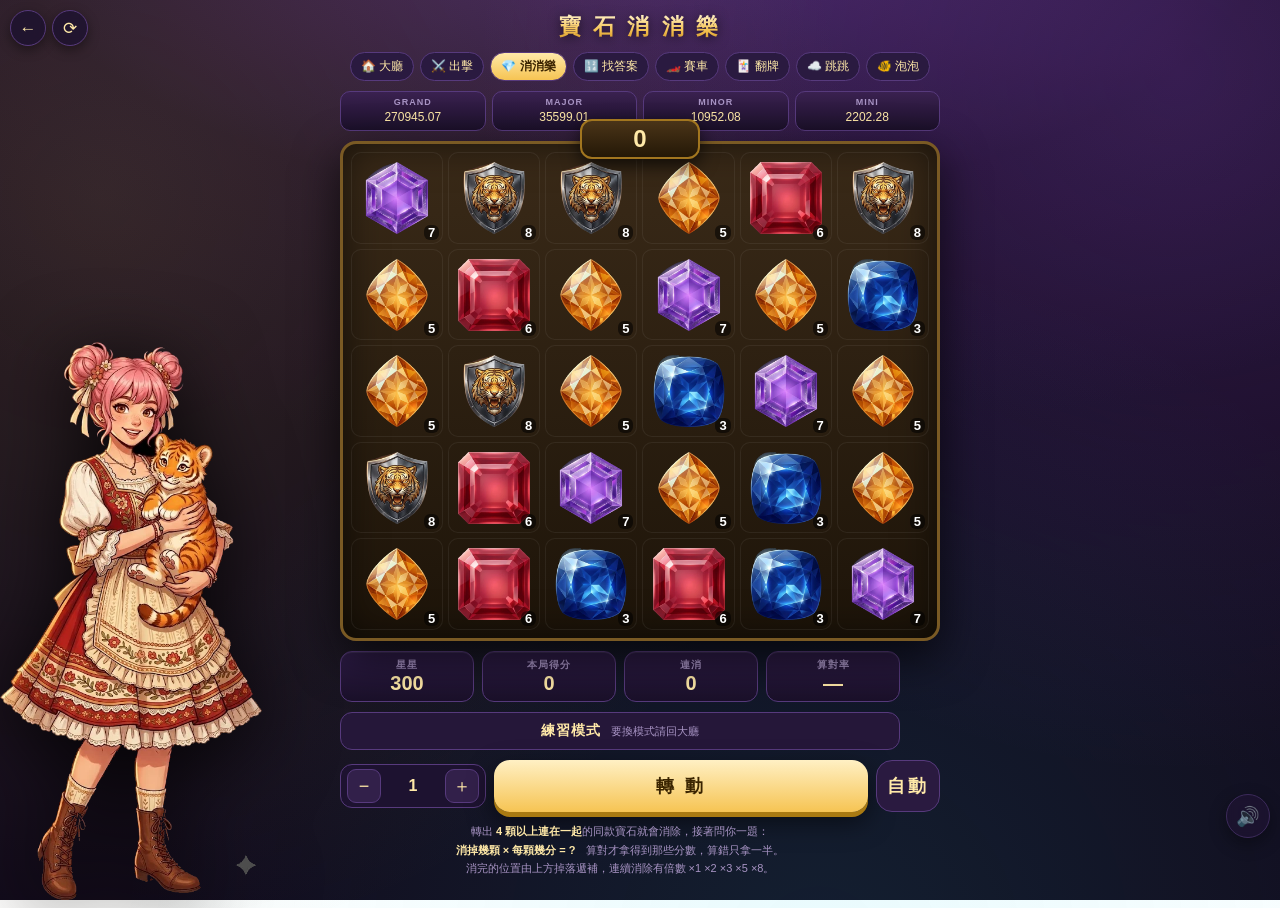
<file: gems.html>
<!doctype html>
<html lang="zh-Hant">
<head>
<meta charset="utf-8">
<meta name="viewport" content="width=device-width,initial-scale=1,viewport-fit=cover">
<title>邊玩邊變強・寶石消消樂</title>
<meta name="theme-color" content="#120b1c">
<link rel="manifest" href="manifest.json">
<link rel="icon" href="assets/icon-192.png">
<link rel="apple-touch-icon" href="assets/icon-192.png">
<meta name="apple-mobile-web-app-capable" content="yes">
<meta name="apple-mobile-web-app-status-bar-style" content="black-translucent">
<meta name="apple-mobile-web-app-title" content="邊玩邊變強">
<link rel="stylesheet" href="assets/common.css">
<style>
body{padding-bottom:20px}
.wrap{width:min(96vw,600px);display:flex;flex-direction:column;gap:10px}

/* 上方跑分條 */
.jack{display:flex;gap:6px}
.jp{
  flex:1;background:linear-gradient(180deg,#3a2150,#1b1029);border:1px solid var(--line);
  border-radius:10px;padding:5px 2px;text-align:center;
}
.jp b{display:block;font-size:9px;color:var(--dim);letter-spacing:1px}
.jp span{font-size:12px;color:var(--gold2);font-variant-numeric:tabular-nums}

/* 盤面 */
.stage{position:relative;width:100%}
.board{
  width:100%;aspect-ratio:6/5;padding:8px;border-radius:16px;overflow:hidden;
  background:linear-gradient(180deg,#3a2a18,#1d1409);
  border:3px solid #7a5a24;box-shadow:0 16px 46px #000a,inset 0 0 40px #0009;
  display:grid;grid-template-columns:repeat(6,1fr);gap:5px;
}
.col{display:grid;grid-template-rows:repeat(5,1fr);gap:5px;position:relative}
.cell{
  position:relative;border-radius:10px;border:1px solid #ffffff10;
  background:linear-gradient(180deg,#54401f,#2c2010);
  background-image:var(--gemimg);background-size:80% 80%;
  background-position:center;background-repeat:no-repeat;
  display:flex;align-items:flex-end;justify-content:flex-end;
}
.cell b{
  font-size:clamp(9px,1.9vw,13px);color:#fff;background:#00000088;border-radius:6px;
  padding:0 4px;margin:3px;font-weight:800;
}
.col.spin{animation:spinCol .16s linear infinite}
@keyframes spinCol{
  from{transform:translateY(0)}
  to{transform:translateY(calc(100% / 5 + 5px))}
}
.col.spin .cell{filter:blur(2px) brightness(1.15)}
.col.land{animation:land .34s cubic-bezier(.2,1.6,.4,1)}
@keyframes land{0%{transform:translateY(-14px)}60%{transform:translateY(5px)}100%{transform:none}}
.cell.win{
  z-index:3;box-shadow:0 0 0 3px var(--gold) inset,0 0 22px #f6c453cc;
  animation:winpulse .18s ease-in-out 3 alternate;
}
@keyframes winpulse{to{transform:scale(1.07)}}
.board.dim .cell:not(.win){opacity:.42;filter:saturate(.5) brightness(.8)}
.board .cell{transition:opacity .25s,filter .25s}
.cell.gone{animation:burst .34s ease-out forwards}
@keyframes burst{
  18%{transform:scale(1.12);filter:brightness(3)}
  100%{transform:scale(.1) rotate(-20deg);opacity:0}
}

.winbar{
  position:absolute;left:50%;top:-2px;transform:translate(-50%,-50%);z-index:6;
  background:linear-gradient(180deg,#4a3418,#241806);border:2px solid #a2761f;border-radius:12px;
  padding:4px 22px;font-size:clamp(16px,4vw,24px);font-weight:900;color:var(--gold2);
  font-variant-numeric:tabular-nums;box-shadow:0 6px 18px #000a;min-width:120px;text-align:center;
}
.winbar.pop{animation:winpop .4s cubic-bezier(.2,1.6,.4,1)}
@keyframes winpop{from{transform:translate(-50%,-50%) scale(.6)}}

/* 乘法結算視窗 */
.quiz{
  position:absolute;inset:0;z-index:10;display:none;align-items:center;justify-content:center;
  background:#100a1ce6;border-radius:16px;
}
.quiz.on{display:flex;animation:fade .2s}
.quiz .inner{width:92%;text-align:center}
.quiz .cnt{font-size:13px;color:var(--gold2);margin-bottom:2px}
.quiz .q{font-size:clamp(28px,7vw,46px);font-weight:900;color:#fff;
  text-shadow:0 3px 0 #7a4a00,0 8px 22px #000;letter-spacing:2px;margin-bottom:8px}
.quiz .q em{font-style:normal;color:var(--gold)}
.quiz .opts{display:grid;grid-template-columns:repeat(4,1fr);gap:6px}
.quiz .opts button{
  height:clamp(44px,10vw,58px);border-radius:12px;border:1px solid var(--line);cursor:pointer;
  background:linear-gradient(180deg,#3a2557,#251739);color:#fff;
  font-size:clamp(17px,4.2vw,24px);font-weight:900;box-shadow:0 4px 0 #17102a;
}
.quiz .opts button:active{transform:translateY(3px);box-shadow:0 1px 0 #17102a}
.quiz .opts button.right{background:linear-gradient(180deg,#86efac,#16a34a);color:#04240f}
.quiz .opts button.wrong{background:linear-gradient(180deg,#fca5a5,#dc2626);color:#3a0505}
.quiz .timer{height:6px;border-radius:99px;background:#2a1a3d;margin-top:8px;overflow:hidden}
.quiz .timer i{display:block;height:100%;background:linear-gradient(90deg,#facc15,#f87171);
  transition:width .1s linear}

.ctrl{display:flex;gap:8px;align-items:center}
.bet{display:flex;align-items:center;gap:6px;background:var(--panel);border:1px solid var(--line);
  border-radius:12px;padding:4px 6px}
.bet button{width:34px;height:34px;border-radius:9px;border:1px solid var(--line);
  background:#32204a;color:var(--gold2);font-size:18px;cursor:pointer}
.bet div{min-width:52px;text-align:center;color:var(--gold2);font-weight:800}
#spin{flex:1}
.big-msg{
  position:absolute;inset:0;z-index:8;display:none;align-items:center;justify-content:center;
  flex-direction:column;pointer-events:none;background:radial-gradient(closest-side,#000000aa,#0000);
}
.big-msg.on{display:flex;animation:bigin .45s cubic-bezier(.2,1.6,.4,1)}
@keyframes bigin{from{transform:scale(.5);opacity:0}}
.big-msg b{font-size:clamp(28px,8vw,56px);color:var(--gold);letter-spacing:4px;
  text-shadow:0 4px 0 #7a4a00,0 10px 30px #000}
.big-msg span{font-size:clamp(20px,5vw,34px);color:#fff;font-variant-numeric:tabular-nums}

@media (max-width:520px){
  body{padding-bottom:96px}
  .betbtn,.bet button{min-width:46px;height:46px;font-size:20px}
}
</style>
</head>
<body>
<img class="hero" id="hero" src="assets/princess.webp" alt="" loading="lazy" decoding="async" fetchpriority="low">
<div class="say" id="say"></div>

<h1>寶 石 消 消 樂</h1>
<div class="vers"></div>

<div class="wrap">
  <div class="jack">
    <div class="jp"><b>GRAND</b><span id="jpG">0</span></div>
    <div class="jp"><b>MAJOR</b><span id="jpA">0</span></div>
    <div class="jp"><b>MINOR</b><span id="jpN">0</span></div>
    <div class="jp"><b>MINI</b><span id="jpI">0</span></div>
  </div>

  <div class="stage">
    <div class="winbar" id="winbar">0</div>
    <div class="board" id="board"></div>
    <div class="quiz" id="quiz">
      <div class="inner">
        <div class="cnt" id="quizCnt"></div>
        <div class="q" id="quizQ"></div>
        <div class="opts" id="quizOpts"></div>
        <div class="timer"><i id="quizTimer"></i></div>
      </div>
    </div>
    <div class="big-msg" id="bigMsg"><b id="bigTitle"></b><span id="bigAmt"></span></div>
    <img class="cat" id="cat" src="assets/cat_jump.webp" alt="" loading="lazy" decoding="async">
  </div>

  <div class="stats">
    <div class="st"><b>星星</b><span id="credit">0</span></div>
    <div class="st"><b>本局得分</b><span id="win">0</span></div>
    <div class="st"><b>連消</b><span id="chain">0</span></div>
    <div class="st"><b>算對率</b><span id="rate">—</span></div>
  </div>

  <div id="modebar"></div>

  <div class="ctrl">
    <div class="bet"><button id="minus">−</button><div id="bet">1</div><button id="plus">＋</button></div>
    <button class="btn" id="spin">轉 動</button>
    <button class="btn ghost" id="auto" style="width:64px;height:52px">自動</button>
  </div>

  <p class="note">
  轉出 <b>4 顆以上連在一起</b>的同款寶石就會消除，接著問你一題：<br>
  <b>消掉幾顆 × 每顆幾分 = ?</b>　算對才拿得到那些分數，算錯只拿一半。<br>
  <span id="noteArcade" style="display:none">（<b>娛樂模式</b>不出題，消到就直接全額給分。）<br></span>
  消完的位置由上方掉落遞補，連續消除有倍數 ×1 ×2 ×3 ×5 ×8。
  </p>
</div>

<script src="assets/common.js"></script>
<script>
/* 每種寶石的單價就是乘法的一個因數（2～9），消掉幾顆就是另一個因數 */
/* 只留 5 種，30 格才連得起來；單價刻意用 3~8，題目才練得到中高段的乘法表 */
const SYMS = [
  {k:'gem',   v:3, w:24, img:'assets/sym_gem.webp'},
  {k:'amber', v:5, w:22, img:'assets/sym_amber.webp'},
  {k:'ruby',  v:6, w:20, img:'assets/sym_ruby.webp'},
  {k:'amy',   v:7, w:18, img:'assets/sym_amethyst.webp'},
  {k:'tiger', v:8, w:12, img:'assets/sym_tiger.webp'}
];
const COLS = 6, ROWS = 5, MIN_CLUSTER = 4;
const CHAIN = [1,2,3,5,8];
const BETS = [1,2,5,10];
const QUIZ_TIME = 8;

const totalW = SYMS.reduce((a,s)=>a+s.w,0);
let grid = [], colEls = [], cellEls = [];
let credit = 300, bet = 1, spinning = false, auto = false;
let winTotal = 0, chain = 0, qOk = 0, qBad = 0;
let jp = {G:270945.07, A:35599.01, N:10952.08, I:2202.28};

const pick = () => {
  let r = Math.random()*totalW;
  for(const s of SYMS){ r -= s.w; if(r<=0) return s; }
  return SYMS[0];
};
function build(){
  const b = $('board');
  b.innerHTML = ''; colEls = []; cellEls = [];
  for(let x=0;x<COLS;x++){
    const col = document.createElement('div');
    col.className = 'col';
    const arr = [];
    for(let y=0;y<ROWS;y++){
      const d = document.createElement('div');
      d.className = 'cell';
      d.innerHTML = '<b></b>';
      col.appendChild(d);
      arr.push(d);
    }
    b.appendChild(col);
    colEls.push(col); cellEls.push(arr);
  }
  grid = Array.from({length:ROWS},()=>Array.from({length:COLS},()=>pick()));
  paint();
}
function paint(hits){
  for(let y=0;y<ROWS;y++) for(let x=0;x<COLS;x++){
    const s = grid[y][x], d = cellEls[x][y];
    d.className = 'cell' + (hits && hits.has(y+','+x) ? ' win' : '');
    d.style.setProperty('--gemimg', 'url(' + s.img + ')');
    d.querySelector('b').textContent = s.v;
  }
}
function clusters(){
  const seen = Array.from({length:ROWS},()=>Array(COLS).fill(false));
  const out = [];
  for(let y=0;y<ROWS;y++) for(let x=0;x<COLS;x++){
    if(seen[y][x]) continue;
    const k = grid[y][x].k, st = [[y,x]], g = [];
    seen[y][x] = true;
    while(st.length){
      const c = st.pop(); g.push(c);
      for(const d of [[1,0],[-1,0],[0,1],[0,-1]]){
        const ny = c[0]+d[0], nx = c[1]+d[1];
        if(ny<0||nx<0||ny>=ROWS||nx>=COLS||seen[ny][nx]) continue;
        if(grid[ny][nx].k === k){ seen[ny][nx] = true; st.push([ny,nx]); }
      }
    }
    if(g.length >= MIN_CLUSTER) out.push({sym:grid[y][x], cells:g});
  }
  return out;
}
function collapse(cells){
  const dead = new Set(cells.map(p => p[0]+','+p[1]));
  for(let x=0;x<COLS;x++){
    const keep = [];
    for(let y=ROWS-1;y>=0;y--) if(!dead.has(y+','+x)) keep.push(grid[y][x]);
    for(let y=ROWS-1;y>=0;y--) grid[y][x] = keep[ROWS-1-y] || pick();
  }
}
const sleep = ms => new Promise(r=>setTimeout(r,ms));

/* ---------- 乘法結算 ---------- */
function askQuiz(count, value){
  /* 娛樂模式：不問算式，消到就直接全額給分（大人只想轉盤看爆分） */
  if(Mode.isArcade()) return Promise.resolve(true);
  return new Promise(resolve => {
    const ans = count * value;
    $('quizCnt').textContent = '消掉 ' + count + ' 顆，每顆 ' + value + ' 分';
    $('quizQ').innerHTML = count + ' <em>×</em> ' + value + ' <em>=</em> ?';
    const cand = new Set([ans]);
    for(const v of [ans+value, ans-value, ans+count, ans-count, ans+1, ans-2, ans*2].sort(()=>Math.random()-.5)){
      if(v > 0) cand.add(v);
      if(cand.size >= 4) break;
    }
    const list = [...cand].slice(0,4).sort(()=>Math.random()-.5);
    const box = $('quizOpts');
    box.innerHTML = '';
    let done = false, left = QUIZ_TIME;
    const finish = (ok, btn) => {
      if(done) return; done = true;
      clearInterval(t);
      [...box.children].forEach(b => {
        b.disabled = true;
        if(+b.textContent === ans) b.classList.add('right');
      });
      if(btn && !ok) btn.classList.add('wrong');
      ok ? qOk++ : qBad++;
      Stats.mark(count + '×' + value, ok);
      ok ? Sfx.ok(2) : Sfx.bad();
      Char.react(ok, ok);
      if(ok) Char.cat(false);
      $('rate').textContent = Math.round(qOk/(qOk+qBad)*100) + '%';
      setTimeout(()=>{ $('quiz').classList.remove('on'); resolve(ok); }, 620);
    };
    for(const v of list){
      const b = document.createElement('button');
      b.textContent = v;
      b.onclick = () => finish(v === ans, b);
      box.appendChild(b);
    }
    $('quiz').classList.add('on');
    $('quizTimer').style.width = '100%';
    const t = setInterval(()=>{
      left -= 0.1;
      $('quizTimer').style.width = Math.max(0, left/QUIZ_TIME*100) + '%';
      if(left <= 0) finish(false, null);
    }, 100);
  });
}

async function spin(){
  if(spinning) return;
  if(credit < bet){ Char.react(false, false, '星星不夠了'); auto = false; $('auto').classList.remove('on'); return; }
  spinning = true; $('spin').disabled = true;
  credit -= bet;
  winTotal = 0; chain = 0;
  $('win').textContent = '0'; $('chain').textContent = '0';
  $('winbar').textContent = '0';
  render();

  // 逐欄轉動、逐欄停下（照原版機台的節奏）
  colEls.forEach(c => c.classList.add('spin'));
  Sfx.tick();
  let guard = 0;
  do{
    grid = Array.from({length:ROWS},()=>Array.from({length:COLS},()=>pick()));
  }while(!clusters().length && ++guard < 60);
  for(let x=0;x<COLS;x++){
    await sleep(150);
    colEls[x].classList.remove('spin');
    colEls[x].classList.add('land');
    setTimeout(()=>colEls[x].classList.remove('land'), 360);
    Sfx.tick();
  }
  paint();
  await sleep(220);

  while(true){
    const cs = clusters();
    if(!cs.length) break;
    const mult = CHAIN[Math.min(chain, CHAIN.length-1)];
    // 一次處理最大的一組，這樣乘法題才清楚
    cs.sort((a,b)=>b.cells.length - a.cells.length);
    for(const c of cs){
      const hits = new Set(c.cells.map(p => p[0]+','+p[1]));
      paint(hits);
      $('board').classList.add('dim');
      await sleep(420);

      const count = c.cells.length;
      const ok = await askQuiz(count, c.sym.v);
      const base = count * c.sym.v * bet;
      const got = Math.round(ok ? base * mult : base * mult * 0.5);
      winTotal += got;

      for(const p of c.cells) cellEls[p[1]][p[0]].classList.add('gone');
      $('board').classList.remove('dim');
      Sfx.next();
      $('winbar').textContent = winTotal;
      $('winbar').classList.remove('pop'); void $('winbar').offsetWidth; $('winbar').classList.add('pop');
      $('win').textContent = winTotal;
      await sleep(320);
      collapse(c.cells);
      paint();
      await sleep(240);
    }
    chain++;
    $('chain').textContent = chain;
  }

  credit += winTotal;
  Best.set('v3_best', winTotal);
  jp.G += bet*0.02; jp.A += bet*0.015; jp.N += bet*0.01; jp.I += bet*0.008;
  render();
  if(winTotal >= bet*60){ await bigMsg('大 獎', winTotal); }
  else if(winTotal >= bet*25){ await bigMsg('好 厲 害', winTotal); }
  spinning = false; $('spin').disabled = false;
  if(auto) setTimeout(spin, 500);
}
async function bigMsg(title, amt){
  $('bigTitle').textContent = title;
  $('bigAmt').textContent = '+' + amt;
  $('bigMsg').classList.add('on');
  Sfx.win(); Char.react(true, true); Char.cat(true);
  await sleep(1300);
  $('bigMsg').classList.remove('on');
}
function render(){
  $('credit').textContent = credit;
  $('bet').textContent = bet;
  $('jpG').textContent = jp.G.toFixed(2); $('jpA').textContent = jp.A.toFixed(2);
  $('jpN').textContent = jp.N.toFixed(2); $('jpI').textContent = jp.I.toFixed(2);
}

$('spin').onclick = spin;
$('plus').onclick = () => { bet = BETS[Math.min(BETS.indexOf(bet)+1, BETS.length-1)]; render(); };
$('minus').onclick = () => { bet = BETS[Math.max(BETS.indexOf(bet)-1, 0)]; render(); };
$('auto').onclick = () => { auto = !auto; $('auto').classList.toggle('on', auto); if(auto && !spinning) spin(); };
$('cat').onerror = () => { $('cat').style.display = 'none'; };

function paintMode(){
  document.body.classList.toggle('arcade', Mode.isArcade());
  $('noteArcade').style.display = Mode.isArcade() ? '' : 'none';
}
Mode.readonly($('modebar'));
paintMode();
modeBadge();
versionBar('gems.html');
startCoins();
build();
render();
</script>
<script src="assets/audio.js"></script>
<script src="assets/lock.js"></script>
</body>
</html>
</file>
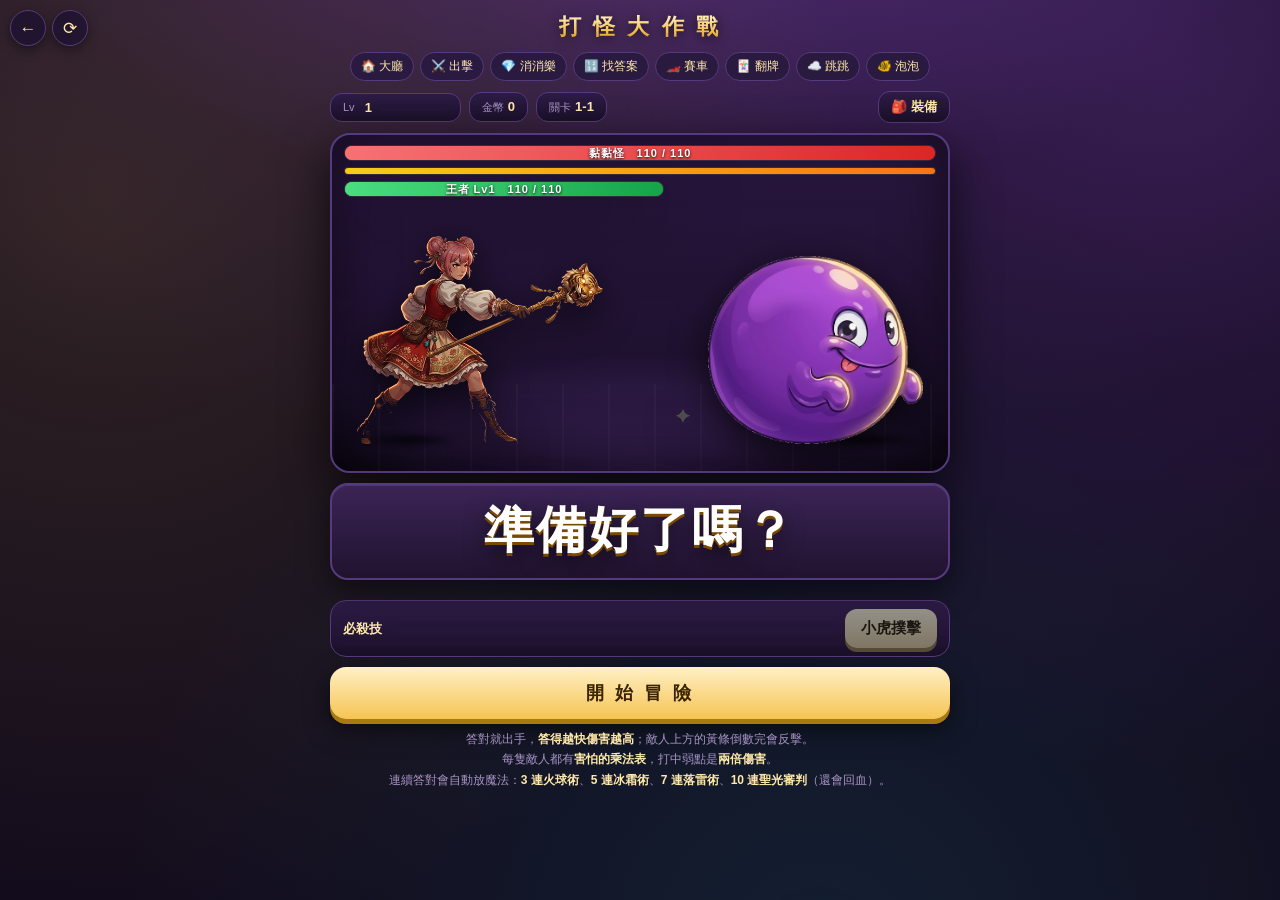
<file: index2.html>
<!doctype html>
<html lang="zh-Hant">
<head>
<meta charset="utf-8">
<meta name="viewport" content="width=device-width,initial-scale=1,viewport-fit=cover">
<title>小虎乘法大冒險・打怪大作戰</title>
<link rel="stylesheet" href="assets/common.css">
<style>
body{padding-bottom:16px}
.wrap{width:min(96vw,620px);display:flex;flex-direction:column;gap:10px}

/* 上方關卡列 */
.topbar{display:flex;gap:8px;align-items:center}
.topbar .chip{
  background:linear-gradient(180deg,#2e1c47,#1a1029);border:1px solid var(--line);
  border-radius:12px;padding:6px 12px;font-size:13px;font-weight:800;color:var(--gold2);
}
.topbar .chip b{color:var(--dim);font-weight:500;font-size:11px;margin-right:4px}
.topbar .grow{flex:1}

/* 戰場 */
.field{
  position:relative;width:100%;height:min(46vh,340px);border-radius:20px;overflow:hidden;
  border:2px solid var(--line);box-shadow:0 16px 46px #000a,inset 0 0 60px #0008;
  background:
    radial-gradient(70% 50% at 50% 100%,#4a2a6e 0%,transparent 70%),
    linear-gradient(180deg,#2a1740 0%,#180e26 100%);
}
.field::after{  /* 地板 */
  content:"";position:absolute;left:0;right:0;bottom:0;height:26%;
  background:linear-gradient(180deg,#00000000,#00000066),
             repeating-linear-gradient(90deg,#ffffff08 0 2px,transparent 2px 46px);
}
/* 鏡頭：沿攻擊方向先被推開再回彈，同時推近一點點（zoom punch）。
   一般擊、弱點擊、爆擊三種強度，衰減都很快，畫面才不會糊掉 */
.field.cam1{animation:impactCam .3s cubic-bezier(.36,.07,.19,.97)}
.field.cam2{animation:impactCamMid .38s cubic-bezier(.36,.07,.19,.97)}
.field.cam3{animation:impactCamHeavy .46s cubic-bezier(.36,.07,.19,.97)}
@keyframes impactCam{
  0%{transform:none}
  12%{transform:scale(1.025) translateX(7px)}
  34%{transform:scale(1.012) translateX(-5px)}
  60%{transform:translateX(3px)}
  100%{transform:none}
}
@keyframes impactCamMid{
  0%{transform:none}
  10%{transform:scale(1.05) translateX(13px)}
  30%{transform:scale(1.02) translateX(-9px)}
  52%{transform:scale(1.008) translateX(6px)}
  74%{transform:translateX(-3px)}
  100%{transform:none}
}
@keyframes impactCamHeavy{
  0%{transform:none}
  8%{transform:scale(1.085) translateX(20px) rotate(.5deg)}
  26%{transform:scale(1.04) translateX(-14px) rotate(-.4deg)}
  46%{transform:scale(1.015) translateX(9px)}
  68%{transform:translateX(-5px)}
  100%{transform:none}
}
/* 擊殺：短暫慢動作＋壓暗，收尾才有份量 */
.field.slowmo .fighter{animation-duration:1.6s !important}
.field.slowmo::after{background:#00000066;transition:background .2s}
.field.hurt::before{
  content:"";position:absolute;inset:0;z-index:6;pointer-events:none;
  box-shadow:inset 0 0 90px #f8717199;animation:hurtflash .5s ease-out forwards;
}
@keyframes hurtflash{to{opacity:0}}

.fighter{position:absolute;bottom:8%;z-index:3;pointer-events:none;transition:transform .12s ease-out}
/* 衝刺殘影：留在原地淡出，看得出移動軌跡 */
/* 單張圖角色的攻擊／受傷姿勢 */
#hero2.poseSwing{filter:drop-shadow(0 10px 18px #000a) brightness(1.12)}
#hero2.poseHurt{filter:drop-shadow(0 10px 18px #000a) saturate(.6) brightness(.85)}
.afterimg{
  position:absolute;bottom:8%;z-index:2;pointer-events:none;opacity:.55;
  filter:brightness(1.6) saturate(.4) drop-shadow(0 0 10px #ffe9a8);
  animation:afterimg .34s ease-out forwards;
}
@keyframes afterimg{to{opacity:0;transform:translateX(-26px) scale(.97)}}
/* 衝刺速度線 */
.speedlines{
  position:absolute;inset:0;z-index:4;pointer-events:none;opacity:0;
  background:repeating-linear-gradient(92deg,
    transparent 0 26px,#ffffff30 26px 28px,transparent 28px 54px);
  mask-image:radial-gradient(ellipse at 70% 50%,#000 10%,transparent 72%);
  -webkit-mask-image:radial-gradient(ellipse at 70% 50%,#000 10%,transparent 72%);
}
.speedlines.on{animation:speedl .26s ease-out}
@keyframes speedl{0%{opacity:0;transform:translateX(30px)}35%{opacity:1}100%{opacity:0;transform:translateX(-40px)}}
.gshadow{
  position:absolute;bottom:7%;z-index:2;pointer-events:none;height:14px;border-radius:50%;
  background:radial-gradient(ellipse,#000000aa 0%,#00000055 45%,transparent 72%);
  filter:blur(2px);
}
#shHero{left:5%;width:15%}
#shMob{right:5%;width:16%;animation:shMob 2.2s ease-in-out infinite alternate}
@keyframes shMob{to{transform:scale(.86);opacity:.75}}
#hero2{left:4%;height:62%;filter:drop-shadow(0 10px 18px #000a)}
#cat2{left:22%;height:30%;opacity:0;transform:translateX(-40px);filter:drop-shadow(0 8px 14px #000a)}
#mob{right:4%;height:56%;filter:drop-shadow(0 10px 18px #000a);
  animation:mobIdle 2.2s ease-in-out infinite alternate}
@keyframes mobIdle{to{transform:translateY(-10px) scale(1.02)}}
/* 受擊：擠壓 → 被打飛 → 晃回來，中間夾白閃再轉紅 */
#mob.hit{animation:mobHit .46s cubic-bezier(.2,1.2,.4,1), mobFlash .42s linear}
@keyframes mobHit{
  0%{transform:none}
  7%{transform:translateX(-6px) scale(1.14,.86)}      /* 先被壓扁 */
  22%{transform:translateX(38px) rotate(9deg) scale(.9,1.12)}
  45%{transform:translateX(14px) rotate(-5deg) scale(1.04,.96)}
  68%{transform:translateX(22px) rotate(3deg)}
  100%{transform:none}
}
@keyframes mobFlash{
  0%,14%{filter:brightness(7) saturate(0) drop-shadow(0 0 26px #fff)}
  34%{filter:brightness(1.7) saturate(4) sepia(.7) hue-rotate(-35deg) drop-shadow(0 0 22px #ff4d4d)}
  70%{filter:brightness(1.15) saturate(1.6) drop-shadow(0 0 12px #ff6b6b)}
  100%{filter:none}
}
/* 命中停頓：整個戰場的動畫定格幾十毫秒，重量感就是從這裡來的 */
.field.freeze .fighter,
.field.freeze .shard,
.field.freeze .impact,
.field.freeze .dmg{animation-play-state:paused !important}
.field.punch{animation:punch .16s ease-out}
@keyframes punch{40%{transform:scale(1.035)}100%{transform:none}}

/* 命中爆閃 */
.impact{
  position:absolute;z-index:6;pointer-events:none;width:130px;height:130px;
  transform:translate(-50%,-50%) scale(.2);opacity:0;
  background:
    radial-gradient(circle,#ffffffee 0%,#fff6c4aa 22%,transparent 62%),
    conic-gradient(from 0deg,transparent 0deg,#fff 6deg,transparent 12deg,transparent 84deg,
      #fff 90deg,transparent 96deg,transparent 174deg,#fff 180deg,transparent 186deg,
      transparent 264deg,#fff 270deg,transparent 276deg);
  filter:blur(.4px);
}
.impact.on{animation:impact .3s ease-out forwards}
@keyframes impact{
  0%{opacity:0;transform:translate(-50%,-50%) scale(.2) rotate(0)}
  25%{opacity:1;transform:translate(-50%,-50%) scale(1.1) rotate(18deg)}
  100%{opacity:0;transform:translate(-50%,-50%) scale(1.7) rotate(34deg)}
}
/* 碎片 */
.shard{
  position:absolute;z-index:6;pointer-events:none;width:9px;height:9px;border-radius:2px;
  background:#ffe9a8;box-shadow:0 0 8px #ffd06688;
  animation:shard .58s cubic-bezier(.15,.7,.4,1) forwards;
}
@keyframes shard{
  0%{transform:translate(0,0) rotate(0) scale(1);opacity:1}
  100%{transform:translate(var(--sx),var(--sy)) rotate(var(--sr)) scale(.3);opacity:0}
}
#mob.die{animation:mobDie .7s ease-in forwards}
@keyframes mobDie{
  30%{transform:translateY(-14px) rotate(-10deg);filter:brightness(2)}
  100%{transform:translateY(40px) rotate(80deg) scale(.2);opacity:0}
}
#mob.attack{animation:mobAtk .5s ease-in-out}
@keyframes mobAtk{40%{transform:translateX(-90px) scale(1.06)}100%{transform:none}}

/* 斬擊特效 */
.slash{
  position:absolute;z-index:5;pointer-events:none;width:52%;height:78%;right:2%;bottom:6%;
  background:
    conic-gradient(from 196deg at 26% 34%,#ffffff00 0deg,#ffffffee 10deg,#fff3c8cc 20deg,#ffffff00 46deg),
    conic-gradient(from 206deg at 26% 34%,#ffffff00 0deg,#ffd98a88 26deg,#ffffff00 52deg);
  filter:blur(.6px) drop-shadow(0 0 18px #ffe9a8) drop-shadow(0 0 40px #ffb84d66);
  opacity:0;transform:scale(.55) rotate(-38deg);
}
.slash.on{animation:slash .35s ease-out}
@keyframes slash{
  0%{opacity:0;transform:scale(.5) rotate(-46deg)}
  18%{opacity:1;transform:scale(1.05) rotate(-18deg)}
  55%{opacity:.85;transform:scale(1.22) rotate(6deg)}
  100%{opacity:0;transform:scale(1.45) rotate(22deg)}
}
.dmg{
  position:absolute;z-index:7;font-size:clamp(22px,5.4vw,38px);font-weight:900;color:#fff;
  text-shadow:0 3px 0 #b8320f,0 0 18px #ff8a3d;pointer-events:none;
  animation:dmgUp .85s cubic-bezier(.2,1.4,.4,1) forwards;
}
@keyframes dmgUp{
  0%{transform:scale(.4);opacity:0}
  25%{transform:scale(1.25);opacity:1}
  100%{transform:translateY(-70px) scale(1);opacity:0}
}
.dmg.crit{color:#fff3c4;text-shadow:0 3px 0 #a86200,0 0 26px #ffcf5c;font-size:clamp(30px,7vw,52px)}

/* 血條 */
.bars{position:absolute;left:0;right:0;top:0;z-index:4;padding:10px 12px;display:flex;
  flex-direction:column;gap:6px}
.bar{background:#00000066;border:1px solid #ffffff22;border-radius:99px;height:16px;
  position:relative;overflow:hidden}
.bar i{position:absolute;inset:0;transform-origin:left;transition:transform .35s cubic-bezier(.2,1,.3,1)}
.bar span{position:absolute;inset:0;display:flex;align-items:center;justify-content:center;
  font-size:11px;font-weight:800;color:#fff;text-shadow:0 1px 3px #000;letter-spacing:1px}
.bar.mob i{background:linear-gradient(90deg,#f87171,#dc2626)}
/* 掉血殘影：白條慢半拍才追上，看得出「這一下扣了多少」 */
.bar .ghost{background:#ffffffcc;transition:transform .55s cubic-bezier(.4,0,.2,1) .22s}
.bar.hero i{background:linear-gradient(90deg,#4ade80,#16a34a)}
.bar.timerbar{height:8px}
.bar.timerbar i{background:linear-gradient(90deg,#facc15,#f97316)}

/* 題目與答案 */
.qbox{
  border-radius:18px;padding:12px;text-align:center;
  background:linear-gradient(180deg,#3b2456,#20132f);border:2px solid var(--line);
  box-shadow:0 10px 30px #0008,inset 0 1px 0 #ffffff18;position:relative;overflow:hidden;
}
.qbox .q{font-size:clamp(30px,7.4vw,50px);font-weight:900;color:#fff;
  text-shadow:0 3px 0 #7a4a00,0 8px 22px #000a;letter-spacing:2px}
.qbox .q em{font-style:normal;color:var(--gold)}
.qbox .weak{font-size:12px;color:#ffd0a8;margin-top:2px}
.qbox.in{animation:qin .3s cubic-bezier(.2,1.5,.4,1)}
@keyframes qin{from{transform:translateY(-14px) scale(.94);opacity:0}}

.ans{display:grid;grid-template-columns:repeat(2,1fr);gap:10px}
.ans button{
  height:clamp(56px,13vw,74px);border-radius:16px;cursor:pointer;border:1px solid var(--line);
  background:linear-gradient(180deg,#3a2557,#251739);color:#fff;
  font-size:clamp(22px,5.4vw,32px);font-weight:900;box-shadow:0 5px 0 #17102a;
  transition:transform .1s,background .2s;
}
.ans button:active{transform:translateY(4px);box-shadow:0 1px 0 #17102a}
.ans button.right{background:linear-gradient(180deg,#86efac,#16a34a);color:#04240f;box-shadow:0 5px 0 #0d5c26}
.ans button.wrong{background:linear-gradient(180deg,#fca5a5,#dc2626);color:#3a0505;box-shadow:0 5px 0 #7f1d1d}
.ans button:disabled{cursor:default}

/* 必殺技 */
.ult{
  display:flex;align-items:center;gap:10px;border-radius:16px;padding:8px 12px;
  background:linear-gradient(180deg,#2e1c47,#1a1029);border:1px solid var(--line);
}
.ult .bar2{flex:1;height:12px;border-radius:99px;background:#241638;overflow:hidden}
.ult .bar2 i{display:block;height:100%;width:0;border-radius:99px;
  background:linear-gradient(90deg,#6ea8ff,#f6c453);transition:width .3s ease}
.ult button{
  padding:10px 16px;border-radius:12px;border:none;cursor:pointer;font-weight:900;font-size:15px;
  color:#3a2400;background:linear-gradient(180deg,#fff0c4,var(--gold));box-shadow:0 4px 0 #a97a12;
}
.ult button:disabled{filter:grayscale(.7) brightness(.6);cursor:default}
.ult button.ready{animation:ultReady .7s ease-in-out infinite alternate}
@keyframes ultReady{to{box-shadow:0 4px 0 #a97a12,0 0 26px #f6c453}}

/* 必殺技全螢幕演出 */
.ultfx{
  position:fixed;inset:0;z-index:19;display:none;align-items:center;justify-content:center;
  background:#000000cc;pointer-events:none;
}
.ultfx.on{display:flex;animation:fade .2s}
.ultfx .line{position:absolute;inset:0;
  background:repeating-linear-gradient(100deg,#ffffff22 0 6px,transparent 6px 22px);
  animation:speed .5s linear infinite}
@keyframes speed{to{transform:translateX(-28px)}}
.ultfx img{height:min(46vh,360px);animation:ultCat .9s cubic-bezier(.2,1.4,.4,1)}
@keyframes ultCat{
  0%{transform:translateX(-60vw) scale(.6) rotate(-20deg);opacity:0}
  40%{transform:none;opacity:1}
  100%{transform:translateX(50vw) scale(1.1);opacity:0}
}
.ultfx b{position:absolute;font-size:clamp(30px,9vw,68px);color:#fff;letter-spacing:6px;
  text-shadow:0 4px 0 #a83a00,0 0 40px #ffb547;animation:ultText .9s ease-out}
@keyframes ultText{from{transform:scale(.4);opacity:0}60%{transform:scale(1.1)}}

/* 等級與經驗 */
.lvchip{display:flex;align-items:center;gap:6px}
.expbar{width:70px;height:7px;border-radius:99px;background:#241638;overflow:hidden}
.expbar i{display:block;height:100%;width:0;border-radius:99px;
  background:linear-gradient(90deg,#6ea8ff,#f6c453);transition:width .4s ease}
.bagbtn{cursor:pointer;position:relative;font-family:inherit}
.dot2{display:none;position:absolute;top:-4px;right:-4px;width:10px;height:10px;border-radius:50%;
  background:#f87171;box-shadow:0 0 8px #f87171}
.dot2.on{display:block;animation:pulse .7s infinite alternate}

/* 掉落提示 */
.drop{
  position:absolute;left:50%;top:38%;transform:translate(-50%,-50%);z-index:9;pointer-events:none;
  background:linear-gradient(180deg,#2f1d48ee,#1a1028ee);border:2px solid var(--gold);
  border-radius:14px;padding:10px 18px;text-align:center;display:none;box-shadow:0 10px 30px #000b;
}
.drop.on{display:block;animation:dropIn .5s cubic-bezier(.2,1.6,.4,1)}
@keyframes dropIn{from{transform:translate(-50%,-20%) scale(.6);opacity:0}}
.drop b{display:block;font-size:16px;font-weight:900}
.drop small{font-size:12px;color:var(--dim)}
.drop .rar{font-size:11px;font-weight:800}

/* 裝備視窗 */
.gearwin{position:fixed;inset:0;z-index:22;display:none;align-items:center;justify-content:center;
  background:#0b0714e8;backdrop-filter:blur(6px);padding:14px}
.gearwin.on{display:flex;animation:fade .25s}
.gearbox{
  width:min(94vw,520px);max-height:92vh;overflow:auto;border-radius:20px;padding:18px;
  background:linear-gradient(180deg,#2f1d48,#1a1028);border:1px solid var(--line);
  box-shadow:0 20px 60px #000b;animation:cardin .35s cubic-bezier(.2,1.5,.4,1);
}
.gearbox h2{font-size:20px;color:var(--gold);letter-spacing:2px;text-align:center;margin-bottom:4px}
.power{display:flex;gap:6px;margin:10px 0}
.power div{flex:1;background:#241638;border:1px solid var(--line);border-radius:10px;
  padding:6px 2px;text-align:center;font-size:13px;font-weight:800;color:var(--gold2)}
.power div b{display:block;font-size:10px;color:var(--dim);font-weight:500}
.slots{display:grid;grid-template-columns:repeat(3,1fr);gap:8px}
.slot{
  background:#241638;border:1px dashed var(--line);border-radius:12px;padding:8px;text-align:center;
  min-height:86px;display:flex;flex-direction:column;justify-content:center;gap:2px;cursor:pointer;
}
.slot .ic{font-size:22px}
.slot .nm{font-size:12px;font-weight:800}
.slot .st2{font-size:10px;color:var(--dim);line-height:1.4}
.slot.empty .nm{color:#6b578a}
.baglist{margin-top:12px;display:flex;flex-direction:column;gap:6px}
.bagitem{
  display:flex;align-items:center;gap:8px;background:#241638;border:1px solid var(--line);
  border-radius:10px;padding:8px 10px;
}
.bagitem .ic{font-size:20px}
.bagitem .info{flex:1;text-align:left}
.bagitem .info b{display:block;font-size:13px}
.bagitem .info small{font-size:11px;color:var(--dim)}
.bagitem button{
  padding:6px 10px;border-radius:8px;border:1px solid var(--line);cursor:pointer;
  background:#3a2456;color:var(--gold2);font-size:12px;font-weight:800;
}
.bagitem button.eq{background:linear-gradient(180deg,#fff0c4,var(--gold));color:#3a2400;border:none}
.bagitem.better{box-shadow:0 0 0 2px #4ade8066 inset}
.empty-tip{text-align:center;color:var(--dim);font-size:12px;padding:14px}

/* ===== 魔法 ===== */
.spell{
  position:absolute;z-index:7;pointer-events:none;height:38%;left:16%;bottom:22%;
  mix-blend-mode:screen;
  filter:drop-shadow(0 0 22px var(--sc,#ffd06688)) drop-shadow(0 0 44px var(--sc,#ff8a3d66));
  opacity:0;
}
.spell.fly{animation:spellFly .5s cubic-bezier(.35,0,.7,.6) forwards}
@keyframes spellFly{
  0%{opacity:0;transform:translateX(-40px) scale(.4) rotate(-12deg)}
  18%{opacity:1;transform:translateX(0) scale(.95)}
  85%{opacity:1;transform:translateX(330px) scale(1.15) rotate(8deg)}
  100%{opacity:0;transform:translateX(360px) scale(1.3)}
}
.spell.drop{animation:spellDrop .5s cubic-bezier(.4,0,.6,1) forwards}
@keyframes spellDrop{
  0%{opacity:0;transform:translate(300px,-160px) scale(.6)}
  25%{opacity:1}
  70%{opacity:1;transform:translate(310px,20px) scale(1.2)}
  100%{opacity:0;transform:translate(310px,30px) scale(1.35)}
}
/* 腳下魔法陣 */
.circle{
  position:absolute;z-index:2;pointer-events:none;left:2%;bottom:2%;width:26%;
  mix-blend-mode:screen;
  opacity:0;transform:scaleY(.35);
  filter:drop-shadow(0 0 20px var(--sc,#ffd06688));
}
.circle.on{animation:circleUp .8s ease-out forwards}
@keyframes circleUp{
  0%{opacity:0;transform:scaleY(.35) scale(.5) rotate(0)}
  30%{opacity:1;transform:scaleY(.35) scale(1.05) rotate(60deg)}
  100%{opacity:0;transform:scaleY(.35) scale(1.25) rotate(200deg)}
}
/* 施法時角色被光包住 */
.field.casting .fighter#hero2{filter:drop-shadow(0 0 26px var(--sc,#ffd066)) brightness(1.25)}

/* ===== 連擊特效：邊框發光＋大字 ===== */
.comboFrame{
  position:absolute;inset:0;z-index:5;pointer-events:none;border-radius:20px;opacity:0;
  box-shadow:inset 0 0 0 3px var(--cc,#f6c453),inset 0 0 44px var(--cc,#f6c45366);
}
.comboFrame.on{animation:cframe .9s ease-out}
@keyframes cframe{0%{opacity:0}22%{opacity:1}100%{opacity:0}}
.comboBig{
  position:absolute;left:50%;top:26%;transform:translate(-50%,-50%);z-index:8;pointer-events:none;
  font-size:clamp(26px,7vw,52px);font-weight:900;letter-spacing:2px;opacity:0;white-space:nowrap;
  color:#fff;text-shadow:0 3px 0 #a83a00,0 0 30px var(--cc,#f6c453);
}
.comboBig.on{animation:cbig .95s cubic-bezier(.2,1.6,.4,1)}
@keyframes cbig{
  0%{opacity:0;transform:translate(-50%,-50%) scale(.4) rotate(-8deg)}
  22%{opacity:1;transform:translate(-50%,-50%) scale(1.15) rotate(2deg)}
  70%{opacity:1;transform:translate(-50%,-58%) scale(1)}
  100%{opacity:0;transform:translate(-50%,-72%) scale(.95)}
}
/* 連擊到一定次數，整個戰場邊緣冒火／結霜／帶電 */
.field.aura1{box-shadow:0 16px 46px #000a,inset 0 0 60px #0008,inset 0 0 40px #f6c45355}
.field.aura2{box-shadow:0 16px 46px #000a,inset 0 0 60px #0008,inset 0 0 60px #6ea8ff66}
.field.aura3{box-shadow:0 16px 46px #000a,inset 0 0 60px #0008,inset 0 0 80px #f87171aa}

.tip{font-size:12px;color:var(--dim);text-align:center;line-height:1.7}
.tip b{color:var(--gold2)}
</style>
</head>
<body>
<h1>打 怪 大 作 戰</h1>
<div class="vers"></div>

<div class="wrap">
  <div class="topbar">
    <div class="chip lvchip"><b>Lv</b><span id="lv">1</span>
      <div class="expbar"><i id="expBar"></i></div>
    </div>
    <div class="chip"><b>金幣</b><span id="gold">0</span></div>
    <div class="chip"><b>關卡</b><span id="stage">1-1</span></div>
    <div class="grow"></div>
    <button class="chip bagbtn" id="bagBtn">🎒 裝備 <i class="dot2" id="bagDot"></i></button>
  </div>

  <div class="field" id="field">
    <div class="bars">
      <div class="bar mob"><i class="ghost" id="mobHpGhost"></i><i id="mobHp"></i><span id="mobHpText">敵人</span></div>
      <div class="bar timerbar"><i id="mobTimer"></i></div>
      <div class="bar hero"><i class="ghost" id="heroHpGhost"></i><i id="heroHp"></i><span id="heroHpText">小勇者</span></div>
    </div>
    <div class="gshadow" id="shHero"></div>
    <div class="gshadow" id="shMob"></div>
    <img class="fighter" id="hero2" src="assets/fx_hero_ready.png" alt="">
    <img class="fighter" id="cat2" src="assets/fx_cat_attack.png" alt="">
    <img class="fighter" id="mob" src="assets/mob_slime.png" alt="">
    <div class="slash" id="slash"></div>
    <div class="speedlines" id="speedlines"></div>
    <img class="circle" id="circle" src="assets/fx_holy.png" alt="">
    <img class="spell" id="spell" src="assets/fx_fire.png" alt="">
    <div class="comboFrame" id="comboFrame"></div>
    <div class="comboBig" id="comboBig"></div>
    <div class="impact" id="impact"></div>
    <div class="drop" id="drop"></div>
  </div>

  <div class="qbox" id="qbox">
    <div class="q" id="q">準備好了嗎？</div>
    <div class="weak" id="weakTip"></div>
  </div>

  <div class="ans" id="ans"></div>

  <div class="ult">
    <span style="font-size:13px;font-weight:800;color:var(--gold2)">必殺技</span>
    <div class="bar2"><i id="ultBar"></i></div>
    <button id="ultBtn" disabled>小虎撲擊</button>
  </div>

  <button class="btn" id="start">開 始 冒 險</button>

  <p class="tip">
    答對就出手，<b>答得越快傷害越高</b>；敵人上方的黃條倒數完會反擊。<br>
    每隻敵人都有<b>害怕的乘法表</b>，打中弱點是<b>兩倍傷害</b>。<br>
    連續答對會自動放魔法：<b>3 連火球術</b>、<b>5 連冰霜術</b>、<b>7 連落雷術</b>、<b>10 連聖光審判</b>（還會回血）。
  </p>
</div>

<div class="ultfx" id="ultfx">
  <div class="line"></div>
  <img id="ultCat" src="assets/fx_cat_attack.png" alt="">
  <b>小虎撲擊！</b>
</div>

<div class="gearwin" id="gearwin">
  <div class="gearbox">
    <h2>裝 備</h2>
    <div class="power" id="power"></div>
    <div class="slots" id="slots"></div>
    <div class="baglist" id="baglist"></div>
    <button class="btn" id="closeGear" style="width:100%;margin-top:14px">關 閉</button>
    <button class="btn ghost" id="resetSave" style="width:100%;margin-top:8px;height:40px">清除存檔重新開始</button>
  </div>
</div>

<div class="over" id="over">
  <div class="card">
    <h2 id="ovTitle">這次沒過關</h2>
    <div class="big" id="ovBig">1-1</div>
    <div class="line">打倒的敵人 <span id="ovKill">0</span></div>
    <div class="line">造成的總傷害 <span id="ovDmg">0</span></div>
    <div class="line">答對／答錯 <span id="ovQA">0 / 0</span></div>
    <div class="line">最快作答 <span id="ovFast">—</span></div>
    <div class="line">獲得金幣 <span id="ovGold">0</span></div>
    <div class="weak"><h3>最該再練的乘法</h3><ul id="ovWeak"></ul></div>
    <button class="btn" id="again">再 挑 戰 一 次</button>
  </div>
</div>

<script src="assets/common.js"></script>
<script>
/* ---------- 敵人：每隻怕不同的乘法表，打弱點兩倍傷害 ---------- */
const MOBS = [
  {img:'assets/mob_slime.png',  name:'黏黏怪',   hp:110, atk:10, weak:[2,3],   exp:24, drop:0.40},
  {img:'assets/mob_bat.png',    name:'小蝙蝠',   hp:135, atk:12, weak:[4,5],   exp:30, drop:0.45},
  {img:'assets/mob_mush.png',   name:'香菇怪',   hp:165, atk:13, weak:[6],     exp:36, drop:0.50},
  {img:'assets/mob_rock.png',   name:'石頭怪',   hp:195, atk:15, weak:[7],     exp:42, drop:0.55},
  {img:'assets/mob_ghost.png',  name:'幽靈球',   hp:225, atk:16, weak:[8],     exp:48, drop:0.55},
  {img:'assets/mob_cactus.png', name:'仙人掌',   hp:255, atk:17, weak:[9],     exp:54, drop:0.60},
  {img:'assets/mob_ice.png',    name:'冰晶怪',   hp:290, atk:18, weak:[6,7],   exp:62, drop:0.62},
  {img:'assets/mob_flame.png',  name:'火焰怪',   hp:320, atk:19, weak:[8,9],   exp:70, drop:0.65},
  {img:'assets/mob_robot.png',  name:'鐵皮機器', hp:355, atk:20, weak:[7,8],   exp:80, drop:0.70},
  {img:'assets/mob_boss.png',   name:'虎王石像', hp:430, atk:22, weak:[7,8,9], exp:110, drop:1, boss:true},
  {img:'assets/mob_dragon.png', name:'紫金巨龍', hp:560, atk:26, weak:[6,7,8,9], exp:150, drop:1, boss:true}
];
const ANSWER_TIME = 9;

let P = Save.power();                 // 目前能力（基礎＋裝備）
let maxHp = P.hp, heroHp = P.hp;
let wave = Save.d.wave, round = Save.d.round;
let mob = null, mobHp = 0;
let qa = 1, qb = 1, ans = 0, qStart = 0, locked = true, running = false;
let ult = 0, combo = 0, kills = 0, totalDmg = 0, right = 0, wrong = 0, fastest = null;
let earnGold = 0, earnExp = 0, drops = [];
let mobTimer = ANSWER_TIME, loop = null;

const F = () => $('field');
const setBar = (el, r) => el.style.transform = 'scaleX(' + Math.max(0, Math.min(1, r)) + ')';
/* 血條連殘影一起更新：紅條立刻掉，白條慢半拍追上 */
function setHp(who, r){
  setBar($(who), r);
  setBar($(who + 'Ghost'), r);
}

/* ---------- 角色逐格動畫 ---------- */
const HERO_FRAMES = {
  ready:'assets/fx_hero_ready.png', swing:'assets/fx_hero_swing.png',
  after:'assets/fx_hero_after.png', hurt:'assets/fx_hero_hurt.png'
};
const ready = {};
const SPELL_IMG = {
  fire:'assets/fx_fire.png', ice:'assets/fx_ice.png',
  thunder:'assets/fx_thunder.png', holy:'assets/fx_holy.png', slash:'assets/fx_slash_big.png'
};
for(const src of [...Object.values(HERO_FRAMES), ...MOBS.map(m=>m.img),
                  ...Object.values(SPELL_IMG), 'assets/fx_cat_attack.png']){
  const im = new Image(); im.onload = () => ready[src] = true; im.src = src;
}
let HERO = heroOf(Save.d.hero);
for(const h of HEROES){ const im = new Image(); im.onload = ()=>ready[h.img]=true; im.src = h.img; }
/* 小虎姬有分解動作就換圖；其他角色只有一張，改用變形表現動作 */
function heroFrame(k){
  const el = $('hero2');
  if(HERO.frames){
    if(ready[HERO_FRAMES[k]]) el.src = HERO_FRAMES[k];
    el.classList.remove('poseSwing','poseHurt');
  }else{
    if(ready[HERO.img]) el.src = HERO.img;
    el.classList.toggle('poseSwing', k === 'swing' || k === 'after');
    el.classList.toggle('poseHurt', k === 'hurt');
  }
}

function afterImage(){
  const h = $('hero2');
  const img = document.createElement('img');
  img.className = 'afterimg';
  img.src = h.src;
  img.style.left = h.style.left || getComputedStyle(h).left;
  img.style.height = getComputedStyle(h).height;
  img.style.transform = h.style.transform;
  F().appendChild(img);
  setTimeout(()=>img.remove(), 360);
}
/* 攻擊節奏照動畫原理走：先往後蓄力，再衝出去，命中後收招回位 */
function heroSwing(onHit){
  const h = $('hero2');
  heroFrame('ready');
  h.style.transition = 'transform .13s cubic-bezier(.3,.9,.5,1)';
  h.style.transform = 'translateX(-18px) scale(1.02,.97)';        // 1) 預備：往後拉、下蹲

  setTimeout(()=>{                                                 // 2) 衝刺
    heroFrame('swing');
    h.style.transition = 'transform .1s cubic-bezier(.5,0,.9,.4)';
    h.style.transform = 'translateX(132px) scale(1.06,.98)';
    $('speedlines').classList.remove('on'); void $('speedlines').offsetWidth;
    $('speedlines').classList.add('on');
    afterImage();
    setTimeout(afterImage, 45);
  }, 130);

  setTimeout(()=>{                                                 // 3) 命中
    heroFrame('after');
    $('slash').classList.remove('on'); void $('slash').offsetWidth; $('slash').classList.add('on');
    onHit && onHit();
  }, 240);

  setTimeout(()=>{                                                 // 4) 收招
    h.style.transition = 'transform .22s cubic-bezier(.2,1.1,.4,1)';
    h.style.transform = 'translateX(58px) scale(.99,1.02)';
  }, 400);
  setTimeout(()=>{ heroFrame('ready'); h.style.transform = ''; }, 620);
}
function heroHurtAnim(){
  const h = $('hero2');
  heroFrame('hurt');
  h.style.transform = 'translateX(-26px) rotate(-6deg)';
  setTimeout(()=>{ h.style.transform = 'translateX(-8px)'; }, 220);
  setTimeout(()=>{ heroFrame('ready'); h.style.transform = ''; }, 520);
}
function catRush(){
  const c = $('cat2');
  c.style.transition = 'none'; c.style.opacity = '0'; c.style.transform = 'translateX(-60px) scale(.7)';
  requestAnimationFrame(()=>{
    c.style.transition = 'transform .5s cubic-bezier(.2,1.5,.4,1),opacity .15s';
    c.style.opacity = '1'; c.style.transform = 'translateX(190px) scale(1.15)';
    setTimeout(()=>{ c.style.opacity = '0'; c.style.transform = 'translateX(240px) scale(.8)'; }, 480);
  });
}
function shake(){ F().classList.remove('shake'); void F().offsetWidth; F().classList.add('shake'); }

/* ---------- 打擊感 ----------
   命中停頓 → 爆閃 → 碎片 → 擠壓變形 → 震動，五件事疊起來才有「打到東西」的感覺 */
function mobCenter(){
  const f = F().getBoundingClientRect(), m = $('mob').getBoundingClientRect();
  return {x: m.left - f.left + m.width*0.42, y: m.top - f.top + m.height*0.45};
}
function impactAt(pt){
  const el = $('impact');
  el.style.left = pt.x + 'px';
  el.style.top  = pt.y + 'px';
  el.classList.remove('on'); void el.offsetWidth; el.classList.add('on');
}
function shards(pt, n, crit){
  for(let i=0;i<n;i++){
    const d = document.createElement('div');
    d.className = 'shard';
    // 沿攻擊方向（由左往右）噴出去，扇形 ±55 度，這樣看得出這一下是從哪個方向打的
    const ang = (-55 + Math.random()*110) * Math.PI/180;
    const dist = 50 + Math.random()*(crit ? 150 : 95);
    d.style.setProperty('--sx', Math.cos(ang)*dist + 'px');
    d.style.setProperty('--sy', (Math.sin(ang)*dist + 30) + 'px');   // 尾端受重力往下掉
    d.style.setProperty('--sr', (Math.random()*720-360) + 'deg');
    d.style.left = (pt.x + (Math.random()*30-15)) + 'px';
    d.style.top  = (pt.y + (Math.random()*30-15)) + 'px';
    const sz = 6 + Math.random()*(crit ? 9 : 6);
    d.style.width = d.style.height = sz + 'px';
    d.style.animationDuration = (.45 + Math.random()*.3) + 's';
    if(crit && i % 3 === 0) d.style.background = '#fff';
    F().appendChild(d);
    setTimeout(()=>d.remove(), 900);
  }
}
/* 命中：停頓 → 方向性鏡頭 → 爆閃 → 沿攻擊向量噴粒子。
   停頓長度照業界慣例：一般 3~5 幀、重擊 8 幀上下、致命一擊 0.25 秒 */
function hitEffect(crit, weak, lethal){
  const m = $('mob'), f = F();
  m.classList.remove('hit'); void m.offsetWidth; m.classList.add('hit');
  const pt = mobCenter();
  impactAt(pt);
  shards(pt, lethal ? 26 : crit ? 20 : weak ? 14 : 10, crit || lethal);

  const stop = lethal ? 250 : crit ? 150 : weak ? 110 : 80;
  const cam  = lethal ? 'cam3' : crit ? 'cam3' : weak ? 'cam2' : 'cam1';
  f.classList.add('freeze');
  setTimeout(()=>f.classList.remove('freeze'), stop);
  f.classList.remove('cam1','cam2','cam3'); void f.offsetWidth;
  f.classList.add(cam);
  setTimeout(()=>f.classList.remove(cam), 500);
  Sfx.hit(crit || lethal);
}
function dmgText(text, crit){
  const d = document.createElement('div');
  d.className = 'dmg' + (crit ? ' crit' : '');
  d.textContent = text;
  d.style.right = (12 + Math.random()*14) + '%';
  d.style.bottom = (44 + Math.random()*10) + '%';
  F().appendChild(d);
  setTimeout(()=>d.remove(), 900);
}

/* ---------- 存檔面板 ---------- */
function paintTop(){
  $('lv').textContent = Save.d.lv;
  $('gold').textContent = Save.d.gold;
  $('expBar').style.width = (Save.d.exp / Save.needExp() * 100) + '%';
  $('stage').textContent = round + '-' + (wave+1);
  $('bagDot').classList.toggle('on', hasBetter());
}
function hasBetter(){
  return Save.d.bag.some(it => {
    const cur = Save.d.gear[it.slot];
    return !cur || it.score > cur.score;
  });
}
function paintGear(){
  P = Save.power();
  $('power').innerHTML =
    '<div><b>攻擊</b>' + P.atk + '</div>' +
    '<div><b>血量</b>' + P.hp + '</div>' +
    '<div><b>爆擊</b>' + P.crit + '%</div>' +
    '<div><b>必殺充能</b>' + P.ult + '</div>';
  const slotName = {weapon:'武器', armor:'防具', charm:'飾品'};
  $('slots').innerHTML = ['weapon','armor','charm'].map(k => {
    const it = Save.d.gear[k];
    if(!it) return '<div class="slot empty"><div class="ic">➕</div><div class="nm">' +
      slotName[k] + '</div><div class="st2">還沒有裝備</div></div>';
    return '<div class="slot" style="border-style:solid;border-color:' + it.color + '">' +
      '<div class="ic">' + it.icon + '</div>' +
      '<div class="nm" style="color:' + it.color + '">' + it.name + '</div>' +
      '<div class="st2">' + gearLine(it) + '</div></div>';
  }).join('');

  const bag = Save.d.bag.slice().sort((a,b)=>b.score-a.score);
  $('baglist').innerHTML = bag.length ? bag.map(it => {
    const cur = Save.d.gear[it.slot];
    const better = !cur || it.score > cur.score;
    return '<div class="bagitem' + (better ? ' better' : '') + '">' +
      '<div class="ic">' + it.icon + '</div>' +
      '<div class="info"><b style="color:' + it.color + '">' + it.name +
        ' <span class="rar">' + it.rarity + '</span>' + (better ? ' ⬆' : '') + '</b>' +
        '<small>' + gearLine(it) + '</small></div>' +
      '<button class="eq" data-eq="' + it.id + '">裝備</button>' +
      '<button data-sell="' + it.id + '">賣 ' + sellPrice(it) + '</button></div>';
  }).join('') : '<div class="empty-tip">背包是空的，打倒敵人就會掉裝備</div>';
  paintTop();
}
const sellPrice = it => Math.max(5, Math.round(it.score * 0.8));
function equip(id){
  const i = Save.d.bag.findIndex(x => x.id === id);
  if(i < 0) return;
  const it = Save.d.bag.splice(i,1)[0];
  const old = Save.d.gear[it.slot];
  if(old) Save.d.bag.push(old);
  Save.d.gear[it.slot] = it;
  Save.put(); paintGear();
  Sfx.ok(3);
  // 換裝會改變最大血量，戰鬥中同步補上差額
  const np = Save.power();
  if(running){ heroHp = Math.min(np.hp, heroHp + Math.max(0, np.hp - maxHp)); }
  maxHp = np.hp;
  paintHeroBar();
}
function sell(id){
  const i = Save.d.bag.findIndex(x => x.id === id);
  if(i < 0) return;
  Save.d.gold += sellPrice(Save.d.bag[i]);
  Save.d.bag.splice(i,1);
  Save.put(); paintGear(); Sfx.tick();
}
$('baglist').addEventListener('click', e => {
  const eq = e.target.closest('[data-eq]'), sl = e.target.closest('[data-sell]');
  if(eq) equip(eq.dataset.eq);
  else if(sl) sell(sl.dataset.sell);
});
$('bagBtn').onclick = () => { paintGear(); $('gearwin').classList.add('on'); };
$('closeGear').onclick = () => $('gearwin').classList.remove('on');
$('resetSave').onclick = () => {
  if(!confirm('確定要清除存檔嗎？等級、金幣、裝備都會不見。')) return;
  Save.reset();
  round = 1; wave = 0;
  P = Save.power(); maxHp = P.hp; heroHp = P.hp;
  paintGear(); setMob(); paintHeroBar();
  $('gearwin').classList.remove('on');
};

function paintHeroBar(){
  setHp('heroHp', heroHp / maxHp);
  $('heroHpText').textContent = HERO.name + ' Lv' + Save.d.lv + '　' + heroHp + ' / ' + maxHp;
}

/* ---------- 魔法：連續答對到門檻自動施放，越連越強 ---------- */
const SPELLS = [
  {at:3,  key:'fire',    name:'火球術',   color:'#ff8a3d', mult:1.6, mode:'fly',  word:'3 連擊！火球術'},
  {at:5,  key:'ice',     name:'冰霜術',   color:'#6ea8ff', mult:2.2, mode:'fly',  word:'5 連擊！冰霜術'},
  {at:7,  key:'thunder', name:'落雷術',   color:'#c4b5fd', mult:3.0, mode:'drop', word:'7 連擊！落雷術'},
  {at:10, key:'holy',    name:'聖光審判', color:'#ffe9a8', mult:4.2, mode:'drop', word:'10 連擊！聖光審判', heal:20}
];
function spellFor(c){
  // 10 連之後每 5 連再放一次聖光
  if(c >= 10 && (c - 10) % 5 === 0) return SPELLS[3];
  return SPELLS.find(s => s.at === c) || null;
}
function comboShout(text, color){
  const f = $('comboFrame'), b = $('comboBig');
  f.style.setProperty('--cc', color); b.style.setProperty('--cc', color);
  b.textContent = text;
  f.classList.remove('on'); b.classList.remove('on');
  void f.offsetWidth;
  f.classList.add('on'); b.classList.add('on');
}
function comboAura(c){
  const f = F();
  f.classList.remove('aura1','aura2','aura3');
  if(c >= 10) f.classList.add('aura3');
  else if(c >= 6) f.classList.add('aura2');
  else if(c >= 3) f.classList.add('aura1');
}
/* 施法：魔法陣 → 投射物飛過去 → 命中 */
function castSpell(sp){
  return new Promise(resolve => {
    const f = F(), sprite = $('spell'), circ = $('circle');
    f.style.setProperty('--sc', sp.color + '99');
    f.classList.add('casting');
    comboShout(sp.word, sp.color);

    if(ready[SPELL_IMG.holy]) circ.src = SPELL_IMG.holy;
    circ.style.setProperty('--sc', sp.color + '99');
    circ.classList.remove('on'); void circ.offsetWidth; circ.classList.add('on');
    Sfx.next();

    setTimeout(()=>{
      if(ready[SPELL_IMG[sp.key]]) sprite.src = SPELL_IMG[sp.key];
      sprite.style.setProperty('--sc', sp.color + '99');
      sprite.classList.remove('fly','drop'); void sprite.offsetWidth;
      sprite.classList.add(sp.mode === 'drop' ? 'drop' : 'fly');
      // 施法音：往上爬的和弦
      [523,659,784].forEach((hz,i)=>setTimeout(()=>beep(hz,.14,'sine',.09), i*70));
    }, 260);

    setTimeout(()=>{
      const dmg = Math.round(P.atk * sp.mult * (P.spell || 1) + 6);
      mobHp = Math.max(0, mobHp - dmg);
      totalDmg += dmg;
      hitEffect(true, true, mobHp <= 0);
      dmgText(sp.name + ' -' + dmg, true);
      setHp('mobHp', mobHp / mob.hp);
      $('mobHpText').textContent = mob.name + '　' + mobHp + ' / ' + mob.hp;
      if(sp.heal){
        heroHp = Math.min(maxHp, heroHp + sp.heal);
        paintHeroBar();
        dmgText('+' + sp.heal + ' 回血', false);
      }
      f.classList.remove('casting');
      Char.react(true, true, sp.name + '！');
      Char.cat(true);
      resolve(mobHp <= 0);
    }, 700);
  });
}

/* ---------- 出題 ---------- */
function newQ(){
  const w = mob.weak;
  const useWeak = Math.random() < .7;
  qa = useWeak ? w[(Math.random()*w.length)|0] : 2 + (Math.random()*8|0);
  qb = 2 + (Math.random()*8|0);
  ans = qa * qb;
  $('q').innerHTML = qa + ' <em>×</em> ' + qb + ' <em>=</em> ?';
  $('weakTip').textContent = w.includes(qa) || w.includes(qb)
    ? '⚡ 這題打中 ' + mob.name + ' 的弱點，傷害兩倍' : '';
  const box = $('qbox');
  box.classList.remove('in'); void box.offsetWidth; box.classList.add('in');

  const cand = new Set([ans]);
  for(const v of [qa*(qb+1), qa*(qb-1), (qa+1)*qb, (qa-1)*qb, ans+qa, ans-qb, ans+2, ans-3].sort(()=>Math.random()-.5)){
    if(v > 0 && !cand.has(v)) cand.add(v);
    if(cand.size >= 4) break;
  }
  const list = [...cand].slice(0,4).sort(()=>Math.random()-.5);
  const box2 = $('ans');
  box2.innerHTML = '';
  for(const v of list){
    const b = document.createElement('button');
    b.textContent = v;
    b.onclick = () => answer(v, b);
    box2.appendChild(b);
  }
  qStart = performance.now();
  mobTimer = ANSWER_TIME;
  locked = false;
}
function answer(v, btn){
  if(locked || !running) return;
  locked = true;
  const took = (performance.now() - qStart)/1000;
  [...$('ans').children].forEach(b => b.disabled = true);

  if(v === ans){
    right++;
    if(fastest === null || took < fastest) fastest = took;
    combo++; Stats.mark(qa + '×' + qb, true);
    btn.classList.add('right');
    const isWeak = mob.weak.includes(qa) || mob.weak.includes(qb);
    const speed = Math.max(1, Math.round((ANSWER_TIME - took) * 0.9));
    const isCrit = Math.random()*100 < P.crit;
    let dmg = Math.round((P.atk*0.7 + speed) * (isWeak ? 2 : 1) * (1 + Math.min(combo,8)*0.06) * (isCrit ? 1.8 : 1));
    Sfx.ok(combo);
    heroSwing(()=>{
      mobHp = Math.max(0, mobHp - dmg);
      totalDmg += dmg;
      hitEffect(isCrit, isWeak, mobHp <= 0);
      dmgText((isCrit ? '爆擊 ' : '') + '-' + dmg, isWeak || isCrit);
      setHp('mobHp', mobHp / mob.hp);
      $('mobHpText').textContent = mob.name + '　' + mobHp + ' / ' + mob.hp;
      ult = Math.min(100, ult + P.ult);
      paintUlt();
      if(mobHp <= 0) return killMob();
      comboAura(combo);
      const sp = spellFor(combo);
      if(sp){
        setTimeout(async ()=>{
          const dead = await castSpell(sp);
          if(dead) return killMob();
          setTimeout(newQ, 420);
        }, 380);
      }else{
        setTimeout(newQ, 460);
      }
    });
  }else{
    wrong++; combo = 0;
    comboAura(0);
    Stats.mark(qa + '×' + qb, false);
    btn.classList.add('wrong');
    [...$('ans').children].forEach(b => { if(+b.textContent === ans) b.classList.add('right'); });
    Sfx.bad();
    setTimeout(mobAttack, 420);
  }
}
function mobAttack(){
  if(!running) return;
  $('mob').classList.remove('attack'); void $('mob').offsetWidth; $('mob').classList.add('attack');
  setTimeout(()=>{
    heroHurtAnim();
    heroHp = Math.max(0, heroHp - mob.atk);
    paintHeroBar();
    Sfx.hurt();
    F().classList.remove('hurt'); void F().offsetWidth; F().classList.add('hurt');
    F().classList.remove('cam2'); void F().offsetWidth; F().classList.add('cam2');
    setTimeout(()=>F().classList.remove('cam2'), 420);
    Char.react(false);
    if(heroHp <= 0) return over(false);
    setTimeout(newQ, 700);
  }, 260);
}

/* ---------- 打倒敵人：經驗、金幣、掉裝備 ---------- */
function showDrop(html){
  const d = $('drop');
  d.innerHTML = html;
  d.classList.remove('on'); void d.offsetWidth; d.classList.add('on');
  setTimeout(()=>d.classList.remove('on'), 1600);
}
function killMob(){
  Sfx.win();
  kills++;
  Save.d.totalKill++;
  const gold = 18 + wave*8 + (mob.boss ? 70 : 0) + (round-1)*10;
  const exp  = Math.round(mob.exp * (1 + (round-1)*0.35));
  Save.d.gold += gold;
  earnGold += gold; earnExp += exp;
  const ups = Save.addExp(exp);

  $('mob').classList.add('die');
  F().classList.add('slowmo');
  setTimeout(()=>F().classList.remove('slowmo'), 700);
  Char.react(true, true, mob.boss ? '把 Boss 打倒了！' : '打倒一隻！');
  Char.cat(true);
  dmgText('+' + gold + ' 金幣', true);

  // 掉裝備：Boss 必掉，小怪看機率；打越後面越容易出好貨
  let dropped = null;
  if(Math.random() < mob.drop){
    dropped = rollGear(Save.d.lv, (round-1)*0.25 + (mob.boss ? 0.6 : 0));
    Save.d.bag.push(dropped);
    drops.push(dropped);
  }
  Save.put();

  setTimeout(()=>{
    if(ups > 0){
      P = Save.power();
      const before = maxHp; maxHp = P.hp;
      heroHp = Math.min(maxHp, heroHp + (maxHp - before) + 25);   // 升級順便回一點血
      paintHeroBar();
      showDrop('<b style="color:var(--gold)">升級！Lv ' + Save.d.lv + '</b>' +
               '<small>攻擊與血量提升，回復 25 點血</small>');
      Sfx.win();
    }else if(dropped){
      showDrop('<b style="color:' + dropped.color + '">' + dropped.icon + ' ' + dropped.name +
               ' <span class="rar">' + dropped.rarity + '</span></b>' +
               '<small>' + gearLine(dropped) + '</small>');
    }
    paintTop();
  }, 500);

  setTimeout(()=>{
    $('mob').classList.remove('die','hit');
    wave++;
    if(wave >= MOBS.length){ round++; wave = 0; }
    Save.d.round = round; Save.d.wave = wave; Save.put();
    if(mob.boss){ return over(true); }
    setMob();
    newQ();
  }, 1400);
}
function setMob(){
  mob = {...MOBS[wave]};
  mob.hp = Math.round(mob.hp * (1 + (round-1)*0.5));
  mob.atk = Math.round(mob.atk * (1 + (round-1)*0.3));
  mobHp = mob.hp;
  if(ready[mob.img]) $('mob').src = mob.img;
  setHp('mobHp', 1);
  $('mobHpText').textContent = mob.name + '　' + mobHp + ' / ' + mob.hp;
  paintTop();
}
function paintUlt(){
  $('ultBar').style.width = ult + '%';
  const btn = $('ultBtn');
  btn.disabled = ult < 100 || !running;
  btn.classList.toggle('ready', ult >= 100 && running);
}
function useUlt(){
  if(ult < 100 || !running || !mob) return;
  ult = 0; paintUlt(); locked = true;
  $('ultfx').classList.add('on');
  Sfx.win();
  catRush();
  setTimeout(()=>{
    const dmg = Math.round(mob.hp * 0.3 + P.atk * 2.2);
    mobHp = Math.max(0, mobHp - dmg);
    totalDmg += dmg;
    hitEffect(true, true, mobHp <= 0);
    dmgText('-' + dmg, true);
    setHp('mobHp', mobHp / mob.hp);
    $('mobHpText').textContent = mob.name + '　' + mobHp + ' / ' + mob.hp;
    shake();
    $('ultfx').classList.remove('on');
    if(mobHp <= 0) return killMob();
    setTimeout(newQ, 500);
  }, 900);
}
function tick(){
  if(!running || locked){ paintTimer(); return; }
  mobTimer = Math.max(0, mobTimer - 0.1);
  paintTimer();
  if(mobTimer <= 0){
    locked = true;
    wrong++; combo = 0;
    Stats.mark(qa + '×' + qb, false);
    [...$('ans').children].forEach(b => { b.disabled = true; if(+b.textContent === ans) b.classList.add('right'); });
    mobAttack();
  }
}
const paintTimer = () => $('mobTimer').style.transform = 'scaleX(' + (mobTimer/ANSWER_TIME) + ')';

function start(){
  HERO = heroOf(Save.d.hero);
  heroFrame('ready');
  P = Save.power();
  maxHp = P.hp; heroHp = P.hp;
  running = true; locked = true;
  ult = 0; combo = 0;
  kills = 0; totalDmg = 0; right = 0; wrong = 0; fastest = null;
  earnGold = 0; earnExp = 0; drops = [];
  Save.d.playCount++; Save.put();
  $('over').classList.remove('on');
  $('mob').classList.remove('die','hit');
  paintHeroBar();
  setMob(); paintUlt(); newQ();
  clearInterval(loop); loop = setInterval(tick, 100);
  Sfx.next();
  $('start').textContent = '重 新 開 始';
}
function over(win){
  running = false; clearInterval(loop); loop = null;
  Save.put();
  $('ovTitle').textContent = win ? '全部打倒了！' : '這次沒過關';
  $('ovBig').textContent = win ? '🏆 第 ' + round + ' 輪' : round + '-' + (wave+1);
  $('ovKill').textContent = kills + ' 隻';
  $('ovDmg').textContent = totalDmg;
  $('ovQA').textContent = right + ' / ' + wrong;
  $('ovFast').textContent = fastest === null ? '—' : fastest.toFixed(2) + ' 秒';
  $('ovGold').textContent = earnGold + ' 金幣　經驗 +' + earnExp +
    (drops.length ? '　裝備 ×' + drops.length : '');
  $('ovWeak').innerHTML = Stats.weakHTML(6);
  setTimeout(()=>$('over').classList.add('on'), 700);
}

$('start').onclick = start;
$('again').onclick = start;
$('ultBtn').onclick = useUlt;
document.addEventListener('keydown', e => {
  const n = +e.key;
  if(n >= 1 && n <= 4){ const b = $('ans').children[n-1]; b && b.click(); }
  if(e.key === ' ') useUlt();
});

versionBar('index2.html');
startCoins();
setTimeout(()=>heroFrame('ready'), 300);
paintGear();
setMob(); paintTimer(); paintUlt();
maxHp = P.hp; heroHp = P.hp;
paintHeroBar();

</script>
</body>
</html>
</file>
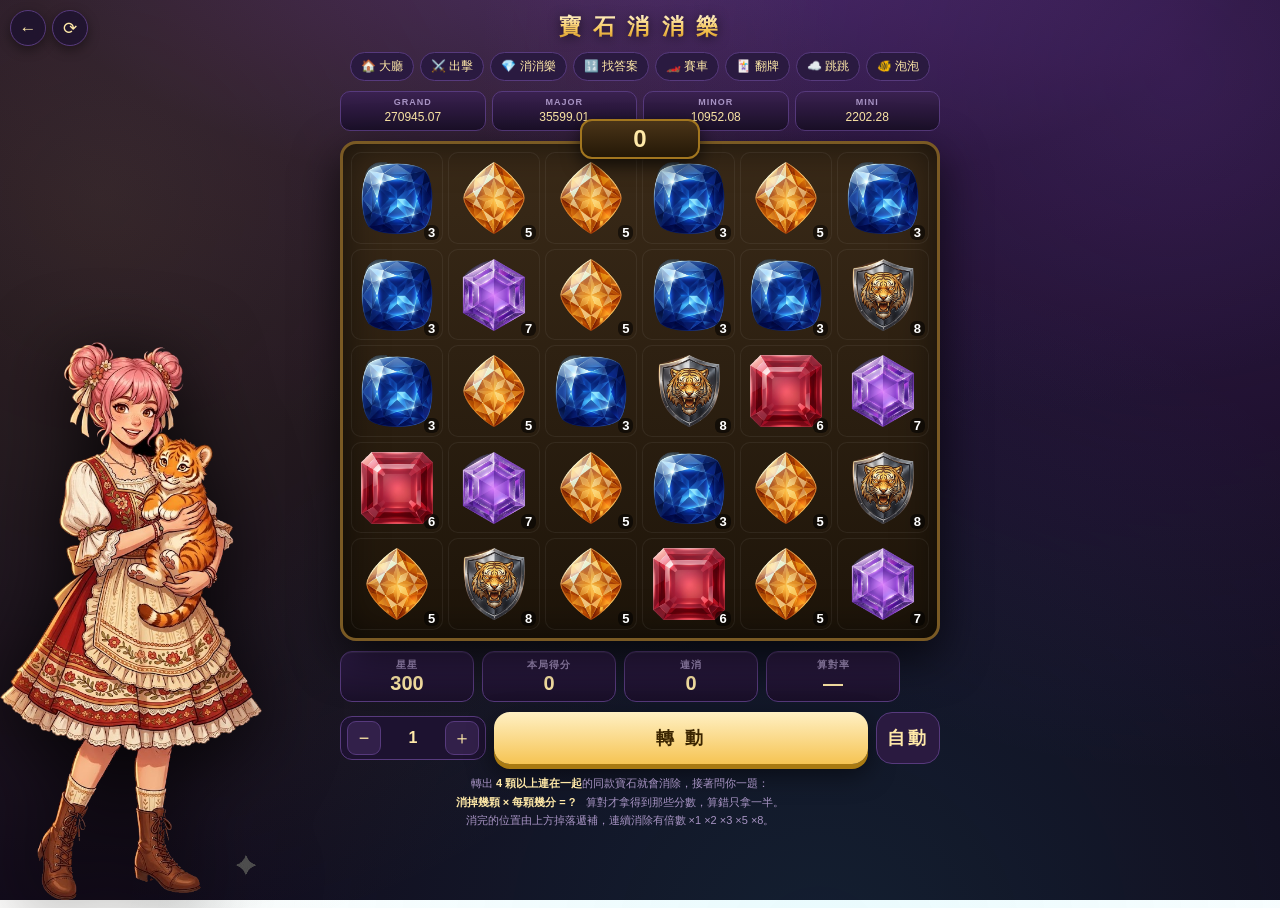
<file: index3.html>
<!doctype html>
<html lang="zh-Hant">
<head>
<meta charset="utf-8">
<meta name="viewport" content="width=device-width,initial-scale=1,viewport-fit=cover">
<title>小虎乘法大冒險・寶石消消樂</title>
<link rel="stylesheet" href="assets/common.css">
<style>
body{padding-bottom:20px}
.wrap{width:min(96vw,600px);display:flex;flex-direction:column;gap:10px}

/* 上方跑分條 */
.jack{display:flex;gap:6px}
.jp{
  flex:1;background:linear-gradient(180deg,#3a2150,#1b1029);border:1px solid var(--line);
  border-radius:10px;padding:5px 2px;text-align:center;
}
.jp b{display:block;font-size:9px;color:var(--dim);letter-spacing:1px}
.jp span{font-size:12px;color:var(--gold2);font-variant-numeric:tabular-nums}

/* 盤面 */
.stage{position:relative;width:100%}
.board{
  width:100%;aspect-ratio:6/5;padding:8px;border-radius:16px;overflow:hidden;
  background:linear-gradient(180deg,#3a2a18,#1d1409);
  border:3px solid #7a5a24;box-shadow:0 16px 46px #000a,inset 0 0 40px #0009;
  display:grid;grid-template-columns:repeat(6,1fr);gap:5px;
}
.col{display:grid;grid-template-rows:repeat(5,1fr);gap:5px;position:relative}
.cell{
  position:relative;border-radius:10px;border:1px solid #ffffff10;
  background:linear-gradient(180deg,#54401f,#2c2010);
  background-image:var(--gemimg);background-size:80% 80%;
  background-position:center;background-repeat:no-repeat;
  display:flex;align-items:flex-end;justify-content:flex-end;
}
.cell b{
  font-size:clamp(9px,1.9vw,13px);color:#fff;background:#00000088;border-radius:6px;
  padding:0 4px;margin:3px;font-weight:800;
}
.col.spin{animation:spinCol .16s linear infinite}
@keyframes spinCol{
  from{transform:translateY(0)}
  to{transform:translateY(calc(100% / 5 + 5px))}
}
.col.spin .cell{filter:blur(2px) brightness(1.15)}
.col.land{animation:land .34s cubic-bezier(.2,1.6,.4,1)}
@keyframes land{0%{transform:translateY(-14px)}60%{transform:translateY(5px)}100%{transform:none}}
.cell.win{
  z-index:3;box-shadow:0 0 0 3px var(--gold) inset,0 0 22px #f6c453cc;
  animation:winpulse .18s ease-in-out 3 alternate;
}
@keyframes winpulse{to{transform:scale(1.07)}}
.board.dim .cell:not(.win){opacity:.42;filter:saturate(.5) brightness(.8)}
.board .cell{transition:opacity .25s,filter .25s}
.cell.gone{animation:burst .34s ease-out forwards}
@keyframes burst{
  18%{transform:scale(1.12);filter:brightness(3)}
  100%{transform:scale(.1) rotate(-20deg);opacity:0}
}

.winbar{
  position:absolute;left:50%;top:-2px;transform:translate(-50%,-50%);z-index:6;
  background:linear-gradient(180deg,#4a3418,#241806);border:2px solid #a2761f;border-radius:12px;
  padding:4px 22px;font-size:clamp(16px,4vw,24px);font-weight:900;color:var(--gold2);
  font-variant-numeric:tabular-nums;box-shadow:0 6px 18px #000a;min-width:120px;text-align:center;
}
.winbar.pop{animation:winpop .4s cubic-bezier(.2,1.6,.4,1)}
@keyframes winpop{from{transform:translate(-50%,-50%) scale(.6)}}

/* 乘法結算視窗 */
.quiz{
  position:absolute;inset:0;z-index:10;display:none;align-items:center;justify-content:center;
  background:#100a1ce6;border-radius:16px;
}
.quiz.on{display:flex;animation:fade .2s}
.quiz .inner{width:92%;text-align:center}
.quiz .cnt{font-size:13px;color:var(--gold2);margin-bottom:2px}
.quiz .q{font-size:clamp(28px,7vw,46px);font-weight:900;color:#fff;
  text-shadow:0 3px 0 #7a4a00,0 8px 22px #000;letter-spacing:2px;margin-bottom:8px}
.quiz .q em{font-style:normal;color:var(--gold)}
.quiz .opts{display:grid;grid-template-columns:repeat(4,1fr);gap:6px}
.quiz .opts button{
  height:clamp(44px,10vw,58px);border-radius:12px;border:1px solid var(--line);cursor:pointer;
  background:linear-gradient(180deg,#3a2557,#251739);color:#fff;
  font-size:clamp(17px,4.2vw,24px);font-weight:900;box-shadow:0 4px 0 #17102a;
}
.quiz .opts button:active{transform:translateY(3px);box-shadow:0 1px 0 #17102a}
.quiz .opts button.right{background:linear-gradient(180deg,#86efac,#16a34a);color:#04240f}
.quiz .opts button.wrong{background:linear-gradient(180deg,#fca5a5,#dc2626);color:#3a0505}
.quiz .timer{height:6px;border-radius:99px;background:#2a1a3d;margin-top:8px;overflow:hidden}
.quiz .timer i{display:block;height:100%;background:linear-gradient(90deg,#facc15,#f87171);
  transition:width .1s linear}

.ctrl{display:flex;gap:8px;align-items:center}
.bet{display:flex;align-items:center;gap:6px;background:var(--panel);border:1px solid var(--line);
  border-radius:12px;padding:4px 6px}
.bet button{width:34px;height:34px;border-radius:9px;border:1px solid var(--line);
  background:#32204a;color:var(--gold2);font-size:18px;cursor:pointer}
.bet div{min-width:52px;text-align:center;color:var(--gold2);font-weight:800}
#spin{flex:1}
.big-msg{
  position:absolute;inset:0;z-index:8;display:none;align-items:center;justify-content:center;
  flex-direction:column;pointer-events:none;background:radial-gradient(closest-side,#000000aa,#0000);
}
.big-msg.on{display:flex;animation:bigin .45s cubic-bezier(.2,1.6,.4,1)}
@keyframes bigin{from{transform:scale(.5);opacity:0}}
.big-msg b{font-size:clamp(28px,8vw,56px);color:var(--gold);letter-spacing:4px;
  text-shadow:0 4px 0 #7a4a00,0 10px 30px #000}
.big-msg span{font-size:clamp(20px,5vw,34px);color:#fff;font-variant-numeric:tabular-nums}
</style>
</head>
<body>
<img class="hero" id="hero" src="assets/princess.png" alt="">
<div class="say" id="say"></div>

<h1>寶 石 消 消 樂</h1>
<div class="vers"></div>

<div class="wrap">
  <div class="jack">
    <div class="jp"><b>GRAND</b><span id="jpG">0</span></div>
    <div class="jp"><b>MAJOR</b><span id="jpA">0</span></div>
    <div class="jp"><b>MINOR</b><span id="jpN">0</span></div>
    <div class="jp"><b>MINI</b><span id="jpI">0</span></div>
  </div>

  <div class="stage">
    <div class="winbar" id="winbar">0</div>
    <div class="board" id="board"></div>
    <div class="quiz" id="quiz">
      <div class="inner">
        <div class="cnt" id="quizCnt"></div>
        <div class="q" id="quizQ"></div>
        <div class="opts" id="quizOpts"></div>
        <div class="timer"><i id="quizTimer"></i></div>
      </div>
    </div>
    <div class="big-msg" id="bigMsg"><b id="bigTitle"></b><span id="bigAmt"></span></div>
    <img class="cat" id="cat" src="assets/cat_jump.png" alt="">
  </div>

  <div class="stats">
    <div class="st"><b>星星</b><span id="credit">0</span></div>
    <div class="st"><b>本局得分</b><span id="win">0</span></div>
    <div class="st"><b>連消</b><span id="chain">0</span></div>
    <div class="st"><b>算對率</b><span id="rate">—</span></div>
  </div>

  <div class="ctrl">
    <div class="bet"><button id="minus">−</button><div id="bet">1</div><button id="plus">＋</button></div>
    <button class="btn" id="spin">轉 動</button>
    <button class="btn ghost" id="auto" style="width:64px;height:52px">自動</button>
  </div>

  <p class="note">
  轉出 <b>4 顆以上連在一起</b>的同款寶石就會消除，接著問你一題：<br>
  <b>消掉幾顆 × 每顆幾分 = ?</b>　算對才拿得到那些分數，算錯只拿一半。<br>
  消完的位置由上方掉落遞補，連續消除有倍數 ×1 ×2 ×3 ×5 ×8。
  </p>
</div>

<script src="assets/common.js"></script>
<script>
/* 每種寶石的單價就是乘法的一個因數（2～9），消掉幾顆就是另一個因數 */
/* 只留 5 種，30 格才連得起來；單價刻意用 3~8，題目才練得到中高段的乘法表 */
const SYMS = [
  {k:'gem',   v:3, w:24, img:'assets/sym_gem.png'},
  {k:'amber', v:5, w:22, img:'assets/sym_amber.png'},
  {k:'ruby',  v:6, w:20, img:'assets/sym_ruby.png'},
  {k:'amy',   v:7, w:18, img:'assets/sym_amethyst.png'},
  {k:'tiger', v:8, w:12, img:'assets/sym_tiger.png'}
];
const COLS = 6, ROWS = 5, MIN_CLUSTER = 4;
const CHAIN = [1,2,3,5,8];
const BETS = [1,2,5,10];
const QUIZ_TIME = 8;

const totalW = SYMS.reduce((a,s)=>a+s.w,0);
let grid = [], colEls = [], cellEls = [];
let credit = 300, bet = 1, spinning = false, auto = false;
let winTotal = 0, chain = 0, qOk = 0, qBad = 0;
let jp = {G:270945.07, A:35599.01, N:10952.08, I:2202.28};

const pick = () => {
  let r = Math.random()*totalW;
  for(const s of SYMS){ r -= s.w; if(r<=0) return s; }
  return SYMS[0];
};
function build(){
  const b = $('board');
  b.innerHTML = ''; colEls = []; cellEls = [];
  for(let x=0;x<COLS;x++){
    const col = document.createElement('div');
    col.className = 'col';
    const arr = [];
    for(let y=0;y<ROWS;y++){
      const d = document.createElement('div');
      d.className = 'cell';
      d.innerHTML = '<b></b>';
      col.appendChild(d);
      arr.push(d);
    }
    b.appendChild(col);
    colEls.push(col); cellEls.push(arr);
  }
  grid = Array.from({length:ROWS},()=>Array.from({length:COLS},()=>pick()));
  paint();
}
function paint(hits){
  for(let y=0;y<ROWS;y++) for(let x=0;x<COLS;x++){
    const s = grid[y][x], d = cellEls[x][y];
    d.className = 'cell' + (hits && hits.has(y+','+x) ? ' win' : '');
    d.style.setProperty('--gemimg', 'url(' + s.img + ')');
    d.querySelector('b').textContent = s.v;
  }
}
function clusters(){
  const seen = Array.from({length:ROWS},()=>Array(COLS).fill(false));
  const out = [];
  for(let y=0;y<ROWS;y++) for(let x=0;x<COLS;x++){
    if(seen[y][x]) continue;
    const k = grid[y][x].k, st = [[y,x]], g = [];
    seen[y][x] = true;
    while(st.length){
      const c = st.pop(); g.push(c);
      for(const d of [[1,0],[-1,0],[0,1],[0,-1]]){
        const ny = c[0]+d[0], nx = c[1]+d[1];
        if(ny<0||nx<0||ny>=ROWS||nx>=COLS||seen[ny][nx]) continue;
        if(grid[ny][nx].k === k){ seen[ny][nx] = true; st.push([ny,nx]); }
      }
    }
    if(g.length >= MIN_CLUSTER) out.push({sym:grid[y][x], cells:g});
  }
  return out;
}
function collapse(cells){
  const dead = new Set(cells.map(p => p[0]+','+p[1]));
  for(let x=0;x<COLS;x++){
    const keep = [];
    for(let y=ROWS-1;y>=0;y--) if(!dead.has(y+','+x)) keep.push(grid[y][x]);
    for(let y=ROWS-1;y>=0;y--) grid[y][x] = keep[ROWS-1-y] || pick();
  }
}
const sleep = ms => new Promise(r=>setTimeout(r,ms));

/* ---------- 乘法結算 ---------- */
function askQuiz(count, value){
  return new Promise(resolve => {
    const ans = count * value;
    $('quizCnt').textContent = '消掉 ' + count + ' 顆，每顆 ' + value + ' 分';
    $('quizQ').innerHTML = count + ' <em>×</em> ' + value + ' <em>=</em> ?';
    const cand = new Set([ans]);
    for(const v of [ans+value, ans-value, ans+count, ans-count, ans+1, ans-2, ans*2].sort(()=>Math.random()-.5)){
      if(v > 0) cand.add(v);
      if(cand.size >= 4) break;
    }
    const list = [...cand].slice(0,4).sort(()=>Math.random()-.5);
    const box = $('quizOpts');
    box.innerHTML = '';
    let done = false, left = QUIZ_TIME;
    const finish = (ok, btn) => {
      if(done) return; done = true;
      clearInterval(t);
      [...box.children].forEach(b => {
        b.disabled = true;
        if(+b.textContent === ans) b.classList.add('right');
      });
      if(btn && !ok) btn.classList.add('wrong');
      ok ? qOk++ : qBad++;
      Stats.mark(count + '×' + value, ok);
      ok ? Sfx.ok(2) : Sfx.bad();
      Char.react(ok, ok);
      if(ok) Char.cat(false);
      $('rate').textContent = Math.round(qOk/(qOk+qBad)*100) + '%';
      setTimeout(()=>{ $('quiz').classList.remove('on'); resolve(ok); }, 620);
    };
    for(const v of list){
      const b = document.createElement('button');
      b.textContent = v;
      b.onclick = () => finish(v === ans, b);
      box.appendChild(b);
    }
    $('quiz').classList.add('on');
    $('quizTimer').style.width = '100%';
    const t = setInterval(()=>{
      left -= 0.1;
      $('quizTimer').style.width = Math.max(0, left/QUIZ_TIME*100) + '%';
      if(left <= 0) finish(false, null);
    }, 100);
  });
}

async function spin(){
  if(spinning) return;
  if(credit < bet){ Char.react(false, false, '星星不夠了'); auto = false; $('auto').classList.remove('on'); return; }
  spinning = true; $('spin').disabled = true;
  credit -= bet;
  winTotal = 0; chain = 0;
  $('win').textContent = '0'; $('chain').textContent = '0';
  $('winbar').textContent = '0';
  render();

  // 逐欄轉動、逐欄停下（照原版機台的節奏）
  colEls.forEach(c => c.classList.add('spin'));
  Sfx.tick();
  let guard = 0;
  do{
    grid = Array.from({length:ROWS},()=>Array.from({length:COLS},()=>pick()));
  }while(!clusters().length && ++guard < 60);
  for(let x=0;x<COLS;x++){
    await sleep(150);
    colEls[x].classList.remove('spin');
    colEls[x].classList.add('land');
    setTimeout(()=>colEls[x].classList.remove('land'), 360);
    Sfx.tick();
  }
  paint();
  await sleep(220);

  while(true){
    const cs = clusters();
    if(!cs.length) break;
    const mult = CHAIN[Math.min(chain, CHAIN.length-1)];
    // 一次處理最大的一組，這樣乘法題才清楚
    cs.sort((a,b)=>b.cells.length - a.cells.length);
    for(const c of cs){
      const hits = new Set(c.cells.map(p => p[0]+','+p[1]));
      paint(hits);
      $('board').classList.add('dim');
      await sleep(420);

      const count = c.cells.length;
      const ok = await askQuiz(count, c.sym.v);
      const base = count * c.sym.v * bet;
      const got = Math.round(ok ? base * mult : base * mult * 0.5);
      winTotal += got;

      for(const p of c.cells) cellEls[p[1]][p[0]].classList.add('gone');
      $('board').classList.remove('dim');
      Sfx.next();
      $('winbar').textContent = winTotal;
      $('winbar').classList.remove('pop'); void $('winbar').offsetWidth; $('winbar').classList.add('pop');
      $('win').textContent = winTotal;
      await sleep(320);
      collapse(c.cells);
      paint();
      await sleep(240);
    }
    chain++;
    $('chain').textContent = chain;
  }

  credit += winTotal;
  Best.set('v3_best', winTotal);
  jp.G += bet*0.02; jp.A += bet*0.015; jp.N += bet*0.01; jp.I += bet*0.008;
  render();
  if(winTotal >= bet*60){ await bigMsg('大 獎', winTotal); }
  else if(winTotal >= bet*25){ await bigMsg('好 厲 害', winTotal); }
  spinning = false; $('spin').disabled = false;
  if(auto) setTimeout(spin, 500);
}
async function bigMsg(title, amt){
  $('bigTitle').textContent = title;
  $('bigAmt').textContent = '+' + amt;
  $('bigMsg').classList.add('on');
  Sfx.win(); Char.react(true, true); Char.cat(true);
  await sleep(1300);
  $('bigMsg').classList.remove('on');
}
function render(){
  $('credit').textContent = credit;
  $('bet').textContent = bet;
  $('jpG').textContent = jp.G.toFixed(2); $('jpA').textContent = jp.A.toFixed(2);
  $('jpN').textContent = jp.N.toFixed(2); $('jpI').textContent = jp.I.toFixed(2);
}

$('spin').onclick = spin;
$('plus').onclick = () => { bet = BETS[Math.min(BETS.indexOf(bet)+1, BETS.length-1)]; render(); };
$('minus').onclick = () => { bet = BETS[Math.max(BETS.indexOf(bet)-1, 0)]; render(); };
$('auto').onclick = () => { auto = !auto; $('auto').classList.toggle('on', auto); if(auto && !spinning) spin(); };
$('cat').onerror = () => { $('cat').style.display = 'none'; };

versionBar('index3.html');
startCoins();
build();
render();
</script>
</body>
</html>
</file>
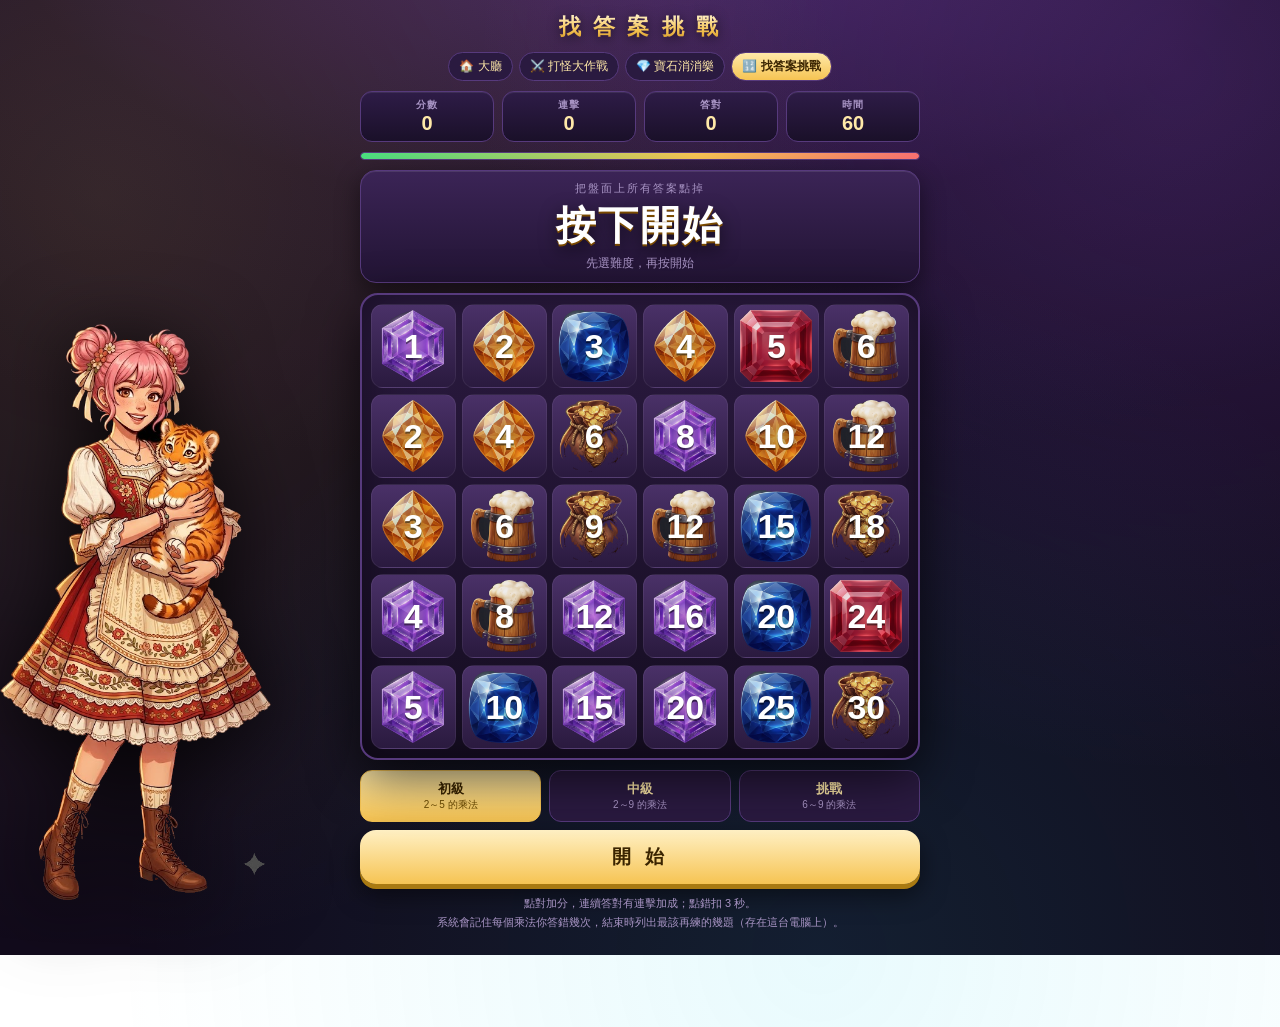
<file: index4.html>
<!doctype html>
<html lang="zh-Hant">
<head>
<meta charset="utf-8">
<meta name="viewport" content="width=device-width,initial-scale=1,viewport-fit=cover">
<title>小虎乘法大冒險・找答案挑戰</title>
<style>
:root{
  --bg:#120b1c; --bg2:#241634; --panel:#1d1230; --line:#573a7d;
  --gold:#f6c453; --gold2:#ffe9a8; --text:#f6efff; --dim:#a894c4;
  --ok:#4ade80; --bad:#f87171;
  --cell:min(8.6vw,52px);
}
*{box-sizing:border-box;margin:0;padding:0;-webkit-tap-highlight-color:transparent}
html,body{overflow-x:hidden}
body{
  min-height:100dvh;color:var(--text);
  font-family:"Noto Sans TC","PingFang TC","Microsoft JhengHei",sans-serif;
  background:
    radial-gradient(90% 60% at 50% -10%,#4b2a6b 0%,#1c1029 55%,var(--bg) 100%);
  display:flex;flex-direction:column;align-items:center;gap:10px;padding:12px 10px 24px;
  position:relative;
}
/* 背景光暈 */
body::before{
  content:"";position:fixed;inset:-20%;z-index:-2;pointer-events:none;
  background:
    radial-gradient(circle at 20% 30%,#f6c45322,transparent 45%),
    radial-gradient(circle at 80% 20%,#a855f733,transparent 40%),
    radial-gradient(circle at 60% 90%,#22d3ee1a,transparent 45%);
  animation:drift 18s ease-in-out infinite alternate;
}
@keyframes drift{to{transform:translate3d(2%,-2%,0) scale(1.06)}}

.hero{display:none}
@media (min-width:1080px){
  .hero{
    display:block;position:fixed;left:0;bottom:0;
    height:min(64vh,640px);width:auto;max-width:26vw;object-fit:contain;object-position:bottom center;
    z-index:-1;pointer-events:none;filter:drop-shadow(0 12px 40px #000c);
    animation:float 6s ease-in-out infinite alternate;
  }
}
@keyframes float{to{transform:translateY(-12px)}}
/* 角色的反應 */
.hero.react{animation:heroJump .6s cubic-bezier(.2,1.5,.4,1)}
@keyframes heroJump{
  30%{transform:translateY(-26px) scale(1.06) rotate(-2deg)}
  60%{transform:translateY(4px) scale(.98)}
  100%{transform:none}
}
.hero.shake{animation:heroShake .5s}
@keyframes heroShake{
  20%{transform:rotate(-3deg)}45%{transform:rotate(3deg)}70%{transform:rotate(-2deg)}100%{transform:none}
}
.hero.glow{filter:drop-shadow(0 0 26px #f6c453cc) drop-shadow(0 12px 40px #000c)}

/* 台詞氣泡 */
.say{
  display:none;position:fixed;left:min(20vw,250px);bottom:min(52vh,420px);z-index:3;
  max-width:190px;padding:10px 14px;border-radius:16px 16px 16px 4px;
  background:linear-gradient(180deg,#fff8e6,#ffe9a8);color:#3a2400;
  font-size:15px;font-weight:800;line-height:1.5;text-align:center;
  box-shadow:0 8px 24px #000a;
}
@media (min-width:1080px){ .say.on{display:block;animation:sayIn .35s cubic-bezier(.2,1.6,.4,1)} }
@keyframes sayIn{from{transform:scale(.6) translateY(10px);opacity:0}}

/* 小虎：答對時從盤面右下跳出來 */
.cat{
  position:absolute;right:min(-6vw,-46px);bottom:-18px;width:min(24vw,150px);z-index:8;pointer-events:none;
  transform:translateY(125%) rotate(12deg);opacity:0;
  transition:transform .45s cubic-bezier(.2,1.7,.4,1),opacity .2s linear;
  filter:drop-shadow(0 8px 20px #000a);
}
.cat.on{transform:translateY(6%) rotate(0);opacity:1}
.cat.big{animation:catBig .9s cubic-bezier(.2,1.5,.4,1)}
@keyframes catBig{40%{transform:translateY(-6%) scale(1.22) rotate(-6deg)}100%{transform:translateY(6%)}}

h1{
  font-size:clamp(16px,2.4vw,22px);letter-spacing:3px;
  background:linear-gradient(180deg,#fff6d8,var(--gold) 60%,#c98a1e);
  -webkit-background-clip:text;background-clip:text;color:transparent;
  filter:drop-shadow(0 2px 6px #0009);
}

/* 上方數據列 */
.stats{display:flex;gap:8px;width:min(96vw,560px)}
.st{
  flex:1;background:linear-gradient(180deg,#2e1c47,#1a1029);
  border:1px solid var(--line);border-radius:12px;padding:6px 4px;text-align:center;
  box-shadow:inset 0 1px 0 #ffffff14;
}
.st b{display:block;font-size:10px;color:var(--dim);letter-spacing:1px}
.st span{font-size:clamp(15px,2.6vw,20px);color:var(--gold2);font-variant-numeric:tabular-nums;font-weight:700}
.st.warn span{color:var(--bad);animation:pulse .5s infinite alternate}
@keyframes pulse{to{transform:scale(1.12)}}

/* 計時條 */
.timebar{width:min(96vw,560px);height:8px;border-radius:99px;background:#2a1a3d;overflow:hidden;
  border:1px solid var(--line)}
.timebar i{display:block;height:100%;width:100%;border-radius:99px;
  background:linear-gradient(90deg,#4ade80,#f6c453 60%,#f87171);transition:width .25s linear}

/* 題目卡 */
.ask{
  width:min(96vw,560px);border-radius:16px;padding:10px 14px;text-align:center;
  background:linear-gradient(180deg,#3b2456,#221434);border:1px solid var(--line);
  box-shadow:0 8px 24px #0007,inset 0 1px 0 #ffffff18;position:relative;overflow:hidden;
}
.ask::after{
  content:"";position:absolute;inset:0;pointer-events:none;
  background:linear-gradient(105deg,transparent 30%,#ffffff22 45%,transparent 60%);
  transform:translateX(-120%);
}
.ask.swipe::after{animation:sheen .8s ease-out}
@keyframes sheen{to{transform:translateX(120%)}}
.ask small{display:block;font-size:11px;color:var(--dim);letter-spacing:2px;margin-bottom:2px}
.ask .q{font-size:clamp(26px,6vw,40px);font-weight:800;letter-spacing:2px;
  color:#fff;text-shadow:0 2px 0 #7a4a00,0 6px 18px #000a}
.ask .q em{font-style:normal;color:var(--gold)}
.ask.pop{animation:askpop .45s cubic-bezier(.2,1.6,.4,1)}
@keyframes askpop{from{transform:scale(.82);opacity:.3}}
.ask .left{font-size:12px;color:var(--dim);margin-top:2px}

/* 盤面 */
.stage{position:relative;width:min(96vw,560px)}
.board{
  width:100%;aspect-ratio:6/5;padding:9px;border-radius:18px;
  background:linear-gradient(180deg,#2b1a40,#150d21);
  border:2px solid var(--line);box-shadow:0 16px 50px #000a,inset 0 0 50px #0007;
  display:grid;grid-template-columns:repeat(6,1fr);grid-template-rows:repeat(5,1fr);gap:6px;
}
.cell{
  position:relative;border-radius:12px;cursor:pointer;overflow:hidden;
  background:linear-gradient(180deg,#4a3168,#2a1a3f);
  border:1px solid #ffffff10;
  display:flex;align-items:center;justify-content:center;
  font-size:clamp(20px,4.6vw,34px);font-weight:800;color:#fff;
  text-shadow:0 2px 0 #00000080,0 0 10px #0006;
  transition:transform .18s ease, box-shadow .18s ease, background .18s ease;
  will-change:transform;
}
.cell::before{   /* 寶石底圖 */
  content:"";position:absolute;inset:6%;background-size:contain;background-position:center;
  background-repeat:no-repeat;opacity:.92;background-image:var(--gemimg);
}
.cell span{position:relative;z-index:2}
/* 待機時的光澤：每格延遲不同，畫面不會整片一起閃 */
.cell .sh{
  position:absolute;inset:0;z-index:1;pointer-events:none;
  background:linear-gradient(105deg,transparent 38%,#ffffff40 50%,transparent 62%);
  transform:translateX(-150%);
  animation:cellsheen 5s linear infinite;animation-delay:var(--sd,0s);
}
@keyframes cellsheen{0%,72%{transform:translateX(-150%)}92%,100%{transform:translateX(150%)}}
/* 背景金幣 */
.coin{
  position:fixed;top:-40px;z-index:-1;pointer-events:none;
  width:22px;height:22px;border-radius:50%;
  background:radial-gradient(circle at 35% 30%,#fff3c4,#f6c453 45%,#b8860b 100%);
  box-shadow:0 0 10px #f6c45366;
  animation:fall linear forwards;
}
@keyframes fall{
  0%{transform:translateY(0) rotate(0) scaleX(1);opacity:0}
  10%{opacity:.85}
  90%{opacity:.5}
  100%{transform:translateY(105vh) rotate(720deg) scaleX(.4);opacity:0}
}
.cell:hover{transform:translateY(-2px) scale(1.04);box-shadow:0 6px 16px #0008}
.cell.hint{box-shadow:0 0 0 2px var(--gold) inset,0 0 14px #f6c45355}
.cell.win{
  z-index:3;
  box-shadow:0 0 0 3px var(--gold) inset,0 0 24px #f6c453cc,0 0 60px #f6c45355;
  animation:winpulse .17s ease-in-out 3 alternate;
}
@keyframes winpulse{to{transform:scale(1.07)}}
/* 中獎時其他格子退到後面，跟原版一樣把焦點壓在中獎那組 */
.board.dim .cell:not(.win):not(.gone){opacity:.45;filter:saturate(.55) brightness(.8)}
.board .cell{transition:transform .18s ease,box-shadow .18s ease,opacity .25s ease,filter .25s ease}
.cell.gone{animation:burst .34s ease-out forwards;pointer-events:none}
@keyframes burst{
  0%{filter:brightness(1)}
  18%{transform:scale(1.1);filter:brightness(3.2) saturate(.2)}
  40%{transform:scale(1.3) rotate(6deg);filter:brightness(1.6)}
  100%{transform:scale(.08) rotate(-24deg);opacity:0}
}
/* 提示：卡住太久時輕輕發亮 */
.cell.hint::after{
  content:"";position:absolute;inset:0;border-radius:12px;pointer-events:none;
  box-shadow:0 0 0 2px var(--gold) inset,0 0 18px #f6c45366;
  animation:breathe 1.1s ease-in-out infinite alternate;
}
@keyframes breathe{from{opacity:.35}to{opacity:1}}
.cell.wrong{animation:wrong .38s}
@keyframes wrong{
  0%,100%{transform:none}
  20%{transform:translateX(-5px)}45%{transform:translateX(5px)}70%{transform:translateX(-3px)}
}
.cell.wrong::after{
  content:"";position:absolute;inset:0;background:#f8717166;border-radius:8px;
}
.board.locked .cell{pointer-events:none}

/* 飄分 */
.float{
  position:absolute;pointer-events:none;font-weight:800;font-size:clamp(14px,3vw,22px);
  color:var(--gold2);text-shadow:0 2px 8px #000;z-index:6;
  animation:floatup .9s ease-out forwards;
}
@keyframes floatup{to{transform:translateY(-46px) scale(1.15);opacity:0}}
.spark{
  position:absolute;width:7px;height:7px;border-radius:50%;pointer-events:none;z-index:6;
  animation:spark .7s ease-out forwards;
}
@keyframes spark{to{transform:translate(var(--dx),var(--dy)) scale(.2);opacity:0}}

/* 連擊 */
.combo{
  position:absolute;top:6%;left:50%;transform:translateX(-50%);z-index:7;pointer-events:none;
  font-size:clamp(20px,5vw,34px);font-weight:900;letter-spacing:2px;opacity:0;
  color:var(--gold);text-shadow:0 3px 0 #7a4a00,0 8px 24px #000;
}
.combo.on{animation:combo .7s cubic-bezier(.2,1.6,.4,1)}
@keyframes combo{
  0%{opacity:0;transform:translateX(-50%) scale(.5)}
  30%{opacity:1;transform:translateX(-50%) scale(1.15)}
  100%{opacity:0;transform:translateX(-50%) scale(1) translateY(-20px)}
}
.stage.flash::after{
  content:"";position:absolute;inset:-6px;border-radius:22px;pointer-events:none;
  box-shadow:0 0 0 3px var(--gold),0 0 40px #f6c45388;animation:flash .5s ease-out forwards;
}
@keyframes flash{to{opacity:0}}

/* 控制列 */
.ctrl{width:min(96vw,560px);display:flex;flex-direction:column;gap:8px}
.levels{display:flex;gap:8px}
.lv{
  flex:1;padding:9px 4px;border-radius:12px;cursor:pointer;font-size:13px;font-weight:700;
  border:1px solid var(--line);background:#2a1a40;color:var(--gold2);line-height:1.4;
}
.lv b{display:block;font-size:10px;font-weight:500;color:var(--dim)}
.lv.on{background:linear-gradient(180deg,var(--gold2),var(--gold));color:#3a2400;border-color:var(--gold)}
.lv.on b{color:#6b4a00}
#start{
  height:54px;border:none;border-radius:16px;cursor:pointer;font-size:19px;font-weight:800;
  letter-spacing:4px;color:#3a2400;background:linear-gradient(180deg,#fff0c4,var(--gold));
  box-shadow:0 5px 0 #a97a12,0 10px 26px #0008;
}
#start:active{transform:translateY(4px);box-shadow:0 1px 0 #a97a12}

/* 結算 */
.over{
  position:fixed;inset:0;z-index:20;display:none;align-items:center;justify-content:center;
  background:#0b0714dd;backdrop-filter:blur(6px);padding:16px;
}
.over.on{display:flex;animation:fade .3s}
@keyframes fade{from{opacity:0}}
.card{
  width:min(94vw,460px);background:linear-gradient(180deg,#2f1d48,#1a1028);
  border:1px solid var(--line);border-radius:20px;padding:20px;text-align:center;
  box-shadow:0 20px 60px #000b;animation:cardin .4s cubic-bezier(.2,1.5,.4,1);
}
@keyframes cardin{from{transform:scale(.85) translateY(20px);opacity:0}}
.card h2{font-size:24px;color:var(--gold);letter-spacing:2px;margin-bottom:4px}
.card .big{font-size:44px;font-weight:900;color:var(--gold2);margin:6px 0;
  font-variant-numeric:tabular-nums;text-shadow:0 3px 0 #7a4a00}
.card .line{display:flex;justify-content:space-between;font-size:14px;color:var(--dim);
  padding:6px 2px;border-bottom:1px dashed #ffffff1a}
.card .line span{color:var(--text);font-weight:700}
.weak{margin-top:12px;text-align:left}
.weak h3{font-size:13px;color:var(--gold);margin-bottom:6px}
.weak ul{list-style:none;display:flex;flex-wrap:wrap;gap:6px}
.weak li{background:#3a2456;border:1px solid var(--line);border-radius:8px;padding:4px 8px;
  font-size:13px;color:var(--text)}
.weak li i{font-style:normal;color:var(--bad);font-size:11px}
.card button{
  margin-top:16px;width:100%;height:48px;border:none;border-radius:14px;cursor:pointer;
  font-size:17px;font-weight:800;letter-spacing:3px;color:#3a2400;
  background:linear-gradient(180deg,#fff0c4,var(--gold));box-shadow:0 4px 0 #a97a12;
}
.vers{display:flex;gap:6px;flex-wrap:wrap;justify-content:center}
.vers a{font-size:12px;text-decoration:none;color:var(--gold2);padding:5px 10px;border-radius:99px;
  border:1px solid var(--line);background:#2a1a40}
.vers a.on{background:linear-gradient(180deg,var(--gold2),var(--gold));color:#3a2400;font-weight:700}
.note{font-size:11px;color:var(--dim);text-align:center;max-width:560px;line-height:1.7}
</style>
</head>
<body>
<img class="hero" id="hero" src="assets/princess.png" alt="">
<div class="say" id="say"></div>
<h1>找 答 案 挑 戰</h1>
<div class="vers">
  <a href="index.html">🏠 大廳</a>
  <a href="index2.html">⚔️ 打怪大作戰</a>
  <a href="index3.html">💎 寶石消消樂</a>
  <a href="index4.html" class="on">🔢 找答案挑戰</a>
</div>

<div class="stats">
  <div class="st"><b>分數</b><span id="score">0</span></div>
  <div class="st"><b>連擊</b><span id="combo">0</span></div>
  <div class="st"><b>答對</b><span id="right">0</span></div>
  <div class="st" id="timeBox"><b>時間</b><span id="time">60</span></div>
</div>
<div class="timebar"><i id="timeFill"></i></div>

<div class="ask" id="ask">
  <small>把盤面上所有答案點掉</small>
  <div class="q" id="q">按下開始</div>
  <div class="left" id="left">先選難度，再按開始</div>
</div>

<div class="stage" id="stage">
  <div class="board locked" id="board"></div>
  <div class="combo" id="comboFx"></div>
  <img class="cat" id="cat" src="assets/cat_jump.png" alt="">
</div>

<div class="ctrl">
  <div class="levels" id="levels">
    <button class="lv on" data-lv="0">初級<b>2～5 的乘法</b></button>
    <button class="lv" data-lv="1">中級<b>2～9 的乘法</b></button>
    <button class="lv" data-lv="2">挑戰<b>6～9 的乘法</b></button>
  </div>
  <button id="start">開 始</button>
</div>

<p class="note">點對加分，連續答對有連擊加成；點錯扣 3 秒。<br>
系統會記住每個乘法你答錯幾次，結束時列出最該再練的幾題（存在這台電腦上）。</p>

<div class="over" id="over">
  <div class="card">
    <h2 id="ovTitle">時間到！</h2>
    <div class="big" id="ovScore">0</div>
    <div class="line">答對題數 <span id="ovRight">0</span></div>
    <div class="line">答錯次數 <span id="ovWrong">0</span></div>
    <div class="line">正確率 <span id="ovRate">0%</span></div>
    <div class="line">最長連擊 <span id="ovCombo">0</span></div>
    <div class="weak">
      <h3>最該再練的乘法</h3>
      <ul id="ovWeak"><li>這次全對，很厲害</li></ul>
    </div>
    <button id="again">再 玩 一 次</button>
  </div>
</div>

<script>
const COLS = 6, ROWS = 5, GAME_TIME = 60;
const LEVELS = [
  {name:'初級', a:[2,3,4,5],           b:[1,2,3,4,5,6,7,8,9]},
  {name:'中級', a:[2,3,4,5,6,7,8,9],   b:[1,2,3,4,5,6,7,8,9]},
  {name:'挑戰', a:[6,7,8,9],           b:[3,4,5,6,7,8,9]}
];
/* 生好的寶石圖拿來當格子底座，讓數字有東西襯著 */
const GEMS = ['sym_gem','sym_amber','sym_ruby','sym_amethyst','sym_beer','sym_bag'];
const STORE_KEY = 'mul99_stats';

const $ = id => document.getElementById(id);
const boardEl = $('board'), stageEl = $('stage');

let lv = 0, grid = [], cells = [], uid = 0;
let running = false, score = 0, combo = 0, maxCombo = 0, right = 0, wrong = 0;
let timeLeft = GAME_TIME, timer = null;
let qa = 1, qb = 1, ans = 0, targetLeft = 0;
let stats = load();

function load(){
  try{ return JSON.parse(localStorage.getItem(STORE_KEY)) || {}; }catch(e){ return {}; }
}
function save(){
  try{ localStorage.setItem(STORE_KEY, JSON.stringify(stats)); }catch(e){}
}
function mark(key, ok){
  const s = stats[key] || (stats[key] = {ok:0, bad:0});
  ok ? s.ok++ : s.bad++;
  save();
}

/* ---------- 音效：用 WebAudio 現場合成，不必外部檔案 ---------- */
let ac = null;
function beep(freq, dur, type, gain){
  try{
    ac = ac || new (window.AudioContext || window.webkitAudioContext)();
    const o = ac.createOscillator(), g = ac.createGain();
    o.type = type || 'triangle'; o.frequency.value = freq;
    g.gain.setValueAtTime(gain || .12, ac.currentTime);
    g.gain.exponentialRampToValueAtTime(.0001, ac.currentTime + dur);
    o.connect(g); g.connect(ac.destination);
    o.start(); o.stop(ac.currentTime + dur);
  }catch(e){}
}
const sndOk   = n => beep(520 + Math.min(n,8)*70, .18, 'triangle', .10);
const sndBad  = () => { beep(180, .22, 'sawtooth', .09); setTimeout(()=>beep(120,.22,'sawtooth',.07), 70); };
const sndNext = () => { beep(660,.12,'sine',.09); setTimeout(()=>beep(880,.16,'sine',.09),110); };

/* ---------- 盤面 ---------- */
const pool = () => {
  const L = LEVELS[lv], out = [];
  for(const a of L.a) for(const b of L.b) out.push(a*b);
  return out;
};
function randOther(){
  const p = pool();
  let v, guard = 0;
  do{ v = p[Math.random()*p.length|0]; }while(v === ans && ++guard < 30);
  return v;
}
function newCell(v){ return {v, id:++uid, gem:GEMS[(Math.random()*GEMS.length)|0]}; }

function newQuestion(){
  const L = LEVELS[lv];
  qa = L.a[(Math.random()*L.a.length)|0];
  qb = L.b[(Math.random()*L.b.length)|0];
  ans = qa * qb;
  $('q').innerHTML = qa + ' <em>×</em> ' + qb + ' <em>=</em> ?';
  $('ask').classList.remove('pop','swipe');
  void $('ask').offsetWidth;
  $('ask').classList.add('pop','swipe');

  // 盤面上放 4~7 個正確答案，其餘換成別的數字
  for(let y=0;y<ROWS;y++) for(let x=0;x<COLS;x++)
    if(grid[y][x].v === ans) grid[y][x] = newCell(randOther());

  const want = 3 + (Math.random()*3|0);
  const spots = [];
  for(let y=0;y<ROWS;y++) for(let x=0;x<COLS;x++) spots.push([y,x]);
  spots.sort(()=>Math.random()-.5);
  for(let i=0;i<want;i++){
    const [y,x] = spots[i];
    grid[y][x] = newCell(ans);
  }
  targetLeft = want;
  updateLeft();
  paint();
  spinIn();
  armHint();
}
let hintTimer = null;
function clearHint(){
  clearTimeout(hintTimer);
  for(const d of cells) d.classList.remove('hint');
}
function armHint(){
  clearHint();
  if(!running) return;
  hintTimer = setTimeout(()=>{
    if(!running) return;
    for(let y=0;y<ROWS;y++) for(let x=0;x<COLS;x++)
      if(grid[y][x].v === ans){ cells[y*COLS+x].classList.add('hint'); return; }
  }, 5000);
}
/* 整盤逐欄落下，做出老虎機轉一輪的感覺 */
function spinIn(){
  const h = cells[0].getBoundingClientRect().height || 60;
  for(let y=0;y<ROWS;y++) for(let x=0;x<COLS;x++){
    const d = cells[y*COLS+x];
    d.style.transition = 'none';
    d.style.transform = 'translateY(' + (-(y+2)*h*1.5) + 'px)';
    d.style.opacity = '0';
  }
  requestAnimationFrame(()=>{
    for(let y=0;y<ROWS;y++) for(let x=0;x<COLS;x++){
      const d = cells[y*COLS+x];
      d.style.transition = 'transform .52s cubic-bezier(.2,1.45,.4,1), opacity .18s linear';
      d.style.transitionDelay = (x*58 + y*26) + 'ms';
      d.style.transform = '';
      d.style.opacity = '1';
      setTimeout(()=>{ d.style.transitionDelay = ''; }, 1100);
    }
  });
}
function updateLeft(){
  $('left').textContent = running
    ? '盤面上還有 ' + targetLeft + ' 個「' + ans + '」'
    : '先選難度，再按開始';
}
function buildBoard(){
  boardEl.innerHTML = '';
  cells = [];
  grid = [];
  for(let y=0;y<ROWS;y++){
    const row = [];
    for(let x=0;x<COLS;x++){
      row.push(newCell(1));
      const d = document.createElement('div');
      d.className = 'cell';
      d.innerHTML = '<i class="sh"></i><span></span>';
      d.style.setProperty('--sd', (Math.random()*6).toFixed(2) + 's');
      d.addEventListener('click', () => tap(y, x, d));
      boardEl.appendChild(d);
      cells.push(d);
    }
    grid.push(row);
  }
}
function paint(){
  for(let y=0;y<ROWS;y++) for(let x=0;x<COLS;x++){
    const c = grid[y][x], d = cells[y*COLS+x];
    d.className = 'cell';
    d.querySelector('span').textContent = c.v;
    d.style.setProperty('--gemimg', 'url(assets/' + c.gem + '.png)');
  }
}

/* 掉落：先記舊位置，重排後用 transform 補回差值再放開（FLIP） */
function collapseColumn(x, y0){
  const first = cells.map(c => c.getBoundingClientRect());
  for(let y=y0;y>0;y--) grid[y][x] = grid[y-1][x];
  grid[0][x] = newCell(randOther());
  paint();
  const last = cells.map(c => c.getBoundingClientRect());
  for(let y=0;y<=y0;y++){
    const i = y*COLS + x, d = cells[i];
    const dy = first[i].top - last[i].top;
    d.style.transition = 'none';
    d.style.transform = 'translateY(' + (dy - (y===0 ? last[i].height*1.2 : 0)) + 'px)';
    requestAnimationFrame(()=>{
      d.style.transition = 'transform .40s cubic-bezier(.25,1.5,.45,1)';
      d.style.transitionDelay = ((y0 - y) * 28) + 'ms';   // 越上面越晚落下
      d.style.transform = '';
      setTimeout(()=>{ d.style.transitionDelay = ''; }, 500);
    });
  }
}
function sparks(rect, n, color){
  for(let i=0;i<n;i++){
    const s = document.createElement('div');
    s.className = 'spark';
    const ang = Math.random()*Math.PI*2, dist = 26 + Math.random()*46;
    s.style.setProperty('--dx', Math.cos(ang)*dist + 'px');
    s.style.setProperty('--dy', Math.sin(ang)*dist + 'px');
    s.style.background = color;
    s.style.left = (rect.left - stageEl.getBoundingClientRect().left + rect.width/2) + 'px';
    s.style.top  = (rect.top - stageEl.getBoundingClientRect().top + rect.height/2) + 'px';
    stageEl.appendChild(s);
    setTimeout(()=>s.remove(), 700);
  }
}
function floatText(rect, text, color){
  const f = document.createElement('div');
  f.className = 'float';
  f.textContent = text;
  f.style.color = color || 'var(--gold2)';
  const sr = stageEl.getBoundingClientRect();
  f.style.left = (rect.left - sr.left + rect.width/2 - 16) + 'px';
  f.style.top  = (rect.top - sr.top) + 'px';
  stageEl.appendChild(f);
  setTimeout(()=>f.remove(), 900);
}

/* ---------- 角色演出 ---------- */
const CHEER = ['答對了！','好快！','就是這個！','再來一題！','厲害～'];
const OOPS  = ['再看清楚一點','沒關係，再試一次','慢慢來就好'];
const heroImg = {
  idle:'assets/princess.png', cheer:'assets/hero_cheer.png', oops:'assets/hero_oops.png'
};
const catImg = {jump:'assets/cat_jump.png', wink:'assets/cat_wink.png'};
const have = {};   // 哪些角色圖已備妥
for(const src of [...Object.values(heroImg), ...Object.values(catImg)]){
  const im = new Image();
  im.onload = () => { have[src] = true; };
  im.src = src;
}
let heroTimer = null, catTimer = null;
function setHero(kind){
  const src = heroImg[kind];
  if(have[src]) $('hero').src = src;
  clearTimeout(heroTimer);
  if(kind !== 'idle') heroTimer = setTimeout(()=>setHero('idle'), 1400);
}
function say(text){
  const el = $('say');
  el.textContent = text;
  el.classList.remove('on'); void el.offsetWidth; el.classList.add('on');
  clearTimeout(el._t);
  el._t = setTimeout(()=>el.classList.remove('on'), 1600);
}
function heroReact(ok, big){
  const h = $('hero');
  h.classList.remove('react','shake','glow'); void h.offsetWidth;
  if(ok){
    h.classList.add('react');
    if(big){ h.classList.add('glow'); setHero('cheer'); say(CHEER[(Math.random()*CHEER.length)|0]); }
  }else{
    h.classList.add('shake');
    setHero('oops');
    say(OOPS[(Math.random()*OOPS.length)|0]);
  }
  setTimeout(()=>h.classList.remove('glow'), 1400);
}
function catPop(big){
  const c = $('cat');
  const src = big ? catImg.wink : catImg.jump;
  if(have[src]) c.src = src; else if(!have[catImg.jump]) return;
  c.classList.add('on');
  if(big){ c.classList.remove('big'); void c.offsetWidth; c.classList.add('big'); }
  clearTimeout(catTimer);
  catTimer = setTimeout(()=>{ c.classList.remove('on','big'); }, big ? 1500 : 900);
}

function tap(y, x, d){
  if(!running) return;
  const c = grid[y][x];
  const rect = d.getBoundingClientRect();

  clearHint(); armHint();
  if(c.v === ans){
    combo++; maxCombo = Math.max(maxCombo, combo); right++;
    const mult = combo >= 10 ? 4 : combo >= 6 ? 3 : combo >= 3 ? 2 : 1;
    const got = 10 * mult;
    score += got;
    mark(qa + '×' + qb, true);
    sndOk(combo);
    d.classList.add('win');
    boardEl.classList.add('dim');
    floatText(rect, '+' + got);
    setTimeout(()=>{
      d.classList.remove('win');
      d.classList.add('gone');
      sparks(rect, 14, '#ffe9a8');
      boardEl.classList.remove('dim');
    }, 260);
    if(combo >= 3){
      $('comboFx').textContent = combo + ' 連擊！';
      $('comboFx').classList.remove('on'); void $('comboFx').offsetWidth;
      $('comboFx').classList.add('on');
      stageEl.classList.remove('flash'); void stageEl.offsetWidth;
      stageEl.classList.add('flash');
    }
    targetLeft--;
    updateLeft();
    rollTo($('score'), score - got, score, 420);
    heroReact(true, combo >= 3 && combo % 3 === 0);
    catPop(combo >= 6);
    $('combo').textContent = combo;
    $('right').textContent = right;

    setTimeout(()=>{
      collapseColumn(x, y);
      if(targetLeft <= 0 && running){
        sndNext();
        timeLeft = Math.min(GAME_TIME, timeLeft + 3);
        floatText(stageEl.getBoundingClientRect(), '+3 秒', 'var(--ok)');
        setTimeout(newQuestion, 260);
      }
    }, 560);
  }else{
    combo = 0;
    wrong++;
    mark(qa + '×' + qb, false);
    sndBad();
    d.classList.remove('wrong'); void d.offsetWidth;
    d.classList.add('wrong');
    heroReact(false);
    setTimeout(()=>d.classList.remove('wrong'), 400);
    floatText(rect, '−3 秒', 'var(--bad)');
    timeLeft = Math.max(0, timeLeft - 3);
    $('combo').textContent = 0;
    tick(true);
  }
}

/* 分數用滾動累加，不要一下跳到底（原版就是這樣一路跳上去） */
function rollTo(el, from, to, ms){
  const t0 = performance.now();
  (function step(now){
    const k = Math.min(1, (now - t0) / ms);
    el.textContent = Math.round(from + (to - from) * (1 - Math.pow(1-k, 3)));
    if(k < 1) requestAnimationFrame(step);
  })(t0);
}
function tick(noCount){
  if(!noCount) timeLeft = Math.max(0, timeLeft - 0.1);
  $('time').textContent = Math.ceil(timeLeft);
  $('timeFill').style.width = (timeLeft / GAME_TIME * 100) + '%';
  $('timeBox').classList.toggle('warn', timeLeft <= 10);
  if(timeLeft <= 0 && running) end();
}
function start(){
  running = true;
  score = 0; combo = 0; maxCombo = 0; right = 0; wrong = 0; timeLeft = GAME_TIME;
  $('score').textContent = 0; $('combo').textContent = 0; $('right').textContent = 0;
  $('over').classList.remove('on');
  boardEl.classList.remove('locked');
  for(let y=0;y<ROWS;y++) for(let x=0;x<COLS;x++) grid[y][x] = newCell(randOther());
  newQuestion();
  tick(true);
  clearInterval(timer);
  timer = setInterval(tick, 100);
  beep(440,.1,'sine',.08); setTimeout(()=>beep(660,.14,'sine',.08),120);
}
function end(){
  running = false;
  clearInterval(timer);
  clearHint();
  boardEl.classList.add('locked');
  $('ovScore').textContent = score;
  $('ovRight').textContent = right + ' 題';
  $('ovWrong').textContent = wrong + ' 次';
  $('ovRate').textContent = (right + wrong) ? Math.round(right/(right+wrong)*100) + '%' : '—';
  $('ovCombo').textContent = maxCombo;
  const weak = Object.entries(stats)
    .filter(([,v]) => v.bad > 0)
    .sort((a,b) => b[1].bad - a[1].bad)
    .slice(0,6);
  $('ovWeak').innerHTML = weak.length
    ? weak.map(([k,v]) => '<li>' + k + ' <i>錯 ' + v.bad + '</i></li>').join('')
    : '<li>目前沒有答錯紀錄，很厲害</li>';
  try{
    const b = +localStorage.getItem('mul99_best_v1_score') || 0;
    if(score > b) localStorage.setItem('mul99_best_v1_score', score);
  }catch(e){}
  $('over').classList.add('on');
  beep(520,.16,'sine',.09);
  setTimeout(()=>beep(392,.24,'sine',.09), 180);
}

$('start').onclick = start;
$('again').onclick = start;
$('levels').addEventListener('click', e => {
  const b = e.target.closest('.lv');
  if(!b) return;
  lv = +b.dataset.lv;
  [...$('levels').children].forEach(c => c.classList.toggle('on', c === b));
  if(running) start();
});

/* 背景金幣：畫面隨時都有東西在動 */
setInterval(()=>{
  if(document.querySelectorAll('.coin').length > 14) return;
  const c = document.createElement('div');
  c.className = 'coin';
  c.style.left = (Math.random()*100) + 'vw';
  const dur = 5 + Math.random()*5;
  c.style.animationDuration = dur + 's';
  c.style.width = c.style.height = (12 + Math.random()*16) + 'px';
  document.body.appendChild(c);
  setTimeout(()=>c.remove(), dur*1000 + 200);
}, 650);

$('cat').onerror = () => { $('cat').style.display = 'none'; };

buildBoard();
for(let y=0;y<ROWS;y++) for(let x=0;x<COLS;x++) grid[y][x] = newCell((y+1)*(x+1));
paint();
tick(true);
</script>
</body>
</html>
</file>
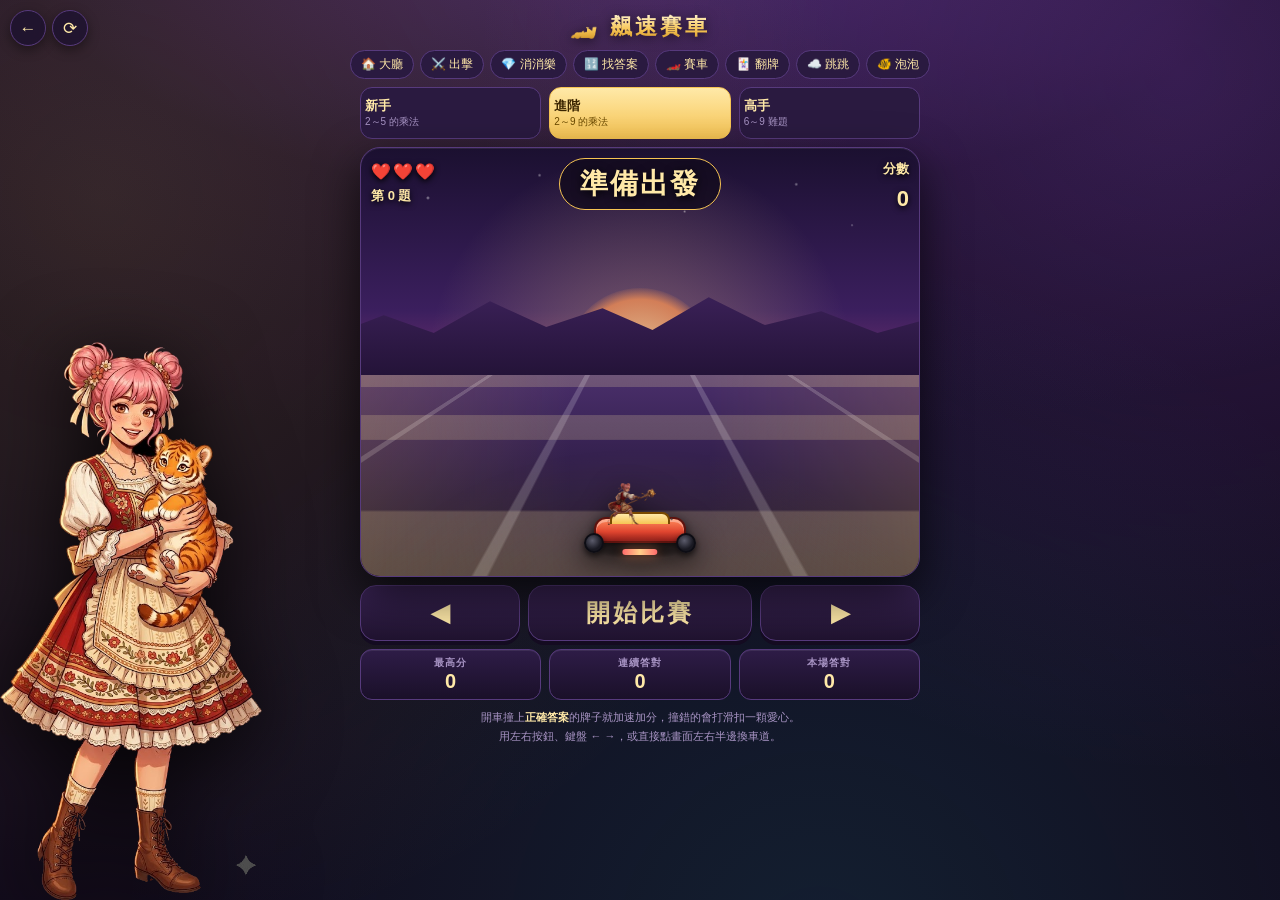
<file: index5.html>
<!doctype html>
<html lang="zh-Hant">
<head>
<meta charset="utf-8">
<meta name="viewport" content="width=device-width,initial-scale=1,viewport-fit=cover">
<title>飆速賽車 ・ 小虎乘法大冒險</title>
<link rel="stylesheet" href="assets/common.css">
<style>
body{gap:8px}
.wrap{width:min(96vw,560px);display:flex;flex-direction:column;gap:8px}

/* ---- 賽道舞台 ---- */
.stage{
  position:relative;width:100%;height:min(58vh,430px);border-radius:20px;overflow:hidden;
  border:1px solid var(--line);box-shadow:0 18px 46px #000a,inset 0 1px 0 #ffffff14;
  background:linear-gradient(180deg,#1b1030 0%,#3b1f5e 38%,#6b2f6e 52%,#2a1440 53%,#170d24 100%);
  touch-action:none;user-select:none;
}
/* 遠景：星空與山 */
.sky{position:absolute;left:0;right:0;top:0;height:53%;pointer-events:none}
.sky::before{
  content:"";position:absolute;inset:0;
  background:radial-gradient(circle at 50% 96%,#ffd98a55,transparent 60%),
             radial-gradient(2px 2px at 12% 22%,#ffffff88,transparent),
             radial-gradient(2px 2px at 32% 12%,#ffffff66,transparent),
             radial-gradient(1.6px 1.6px at 58% 28%,#ffffff77,transparent),
             radial-gradient(2px 2px at 78% 16%,#ffffff66,transparent),
             radial-gradient(1.6px 1.6px at 88% 34%,#ffffff55,transparent);
}
.sun{
  position:absolute;left:50%;bottom:0;transform:translate(-50%,42%);width:150px;height:150px;border-radius:50%;
  background:radial-gradient(circle,#ffe9a8,#f69053 60%,#f6905300 72%);opacity:.75;
}
.mts{position:absolute;left:-6%;right:-6%;bottom:0;height:44%;
  background:linear-gradient(180deg,#40245f,#241338);
  clip-path:polygon(0 100%,0 62%,9% 40%,17% 58%,26% 26%,35% 52%,44% 33%,52% 55%,
    61% 22%,70% 50%,79% 36%,88% 58%,96% 44%,100% 62%,100% 100%);
  filter:drop-shadow(0 -2px 14px #a855f744);
}
.mts2{position:absolute;left:-8%;right:-8%;bottom:0;height:30%;opacity:.75;
  background:linear-gradient(180deg,#573a7d,#2b1747);
  clip-path:polygon(0 100%,0 70%,12% 44%,23% 66%,34% 38%,46% 62%,58% 40%,70% 64%,
    82% 46%,92% 66%,100% 52%,100% 100%);
}
/* 路面 */
.road{
  position:absolute;left:0;right:0;bottom:0;height:47%;overflow:hidden;
  background:linear-gradient(180deg,#4a2f6b 0%,#3a2456 30%,#281a3c 66%,#1a1029 100%);
}
.road::after{
  content:"";position:absolute;inset:0;
  background:radial-gradient(70% 120% at 50% 120%,#f6c45322,transparent 70%);
}
.lines{position:absolute;inset:0;perspective:220px;perspective-origin:50% 0}
.linesInner{
  position:absolute;left:-60%;right:-60%;top:0;bottom:-40%;transform:rotateX(66deg);
  transform-origin:50% 0;
  /* 四條車道邊線：投影後正好落在三個車道的邊界 */
  background:
    linear-gradient(90deg,transparent calc(50% - 125px * var(--k,1)),#ffffff2e calc(50% - 125px * var(--k,1)) calc(50% - 121px * var(--k,1)),transparent calc(50% - 121px * var(--k,1))),
    linear-gradient(90deg,transparent calc(50% - 45px * var(--k,1)),#ffffff2e calc(50% - 45px * var(--k,1)) calc(50% - 41px * var(--k,1)),transparent calc(50% - 41px * var(--k,1))),
    linear-gradient(90deg,transparent calc(50% + 41px * var(--k,1)),#ffffff2e calc(50% + 41px * var(--k,1)) calc(50% + 45px * var(--k,1)),transparent calc(50% + 45px * var(--k,1))),
    linear-gradient(90deg,transparent calc(50% + 121px * var(--k,1)),#ffffff2e calc(50% + 121px * var(--k,1)) calc(50% + 125px * var(--k,1)),transparent calc(50% + 125px * var(--k,1))),
    repeating-linear-gradient(180deg,#ffe9a833 0 26px,transparent 26px 70px);
  animation:roadRun .5s linear infinite;
}
@keyframes roadRun{to{background-position:0 0,0 0,0 0,0 0,0 96px}}
.edge{position:absolute;bottom:0;width:38%;height:100%;pointer-events:none;
  background:linear-gradient(90deg,#f6c45326,transparent)}
.edge.r{right:0;transform:scaleX(-1)}

/* 速度線 */
.speed{position:absolute;inset:0;pointer-events:none;opacity:0;transition:opacity .2s}
.speed i{position:absolute;width:2px;border-radius:2px;background:linear-gradient(180deg,transparent,#ffe9a8,transparent);
  animation:zoom .45s linear infinite}
@keyframes zoom{from{transform:translateY(-40px) scaleY(.4);opacity:0}
  40%{opacity:1}to{transform:translateY(120px) scaleY(1.8);opacity:0}}
.stage.fast .speed{opacity:.85}

/* 玩家車 */
.car{
  position:absolute;bottom:6%;left:50%;width:clamp(78px,20vw,104px);z-index:6;
  transform:translateX(-50%);transition:transform .18s cubic-bezier(.2,1.5,.4,1);
  filter:drop-shadow(0 10px 14px #000b);pointer-events:none;
}
.car .rider{width:64%;margin:0 auto -12% auto;display:block;position:relative;z-index:2}
.car .ph{font-size:44px;text-align:center;line-height:1;position:relative;z-index:2}
/* 卡丁車車體（純 CSS，不另外生圖） */
.kart{position:relative;width:100%;height:38px;z-index:1}
.kart .body{
  position:absolute;left:6%;right:6%;top:4px;height:26px;border-radius:12px 12px 9px 9px;
  background:linear-gradient(180deg,#ff8a5c,#e0452f 58%,#8f1f1a);
  border:2px solid #5d130f;box-shadow:inset 0 3px 0 #ffffff55,0 4px 10px #000a;
}
.kart .body::after{
  content:"";position:absolute;left:16%;right:16%;top:-7px;height:10px;border-radius:8px 8px 0 0;
  background:linear-gradient(180deg,#ffe9a8,#f6c453);border:2px solid #7a4a00;border-bottom:none;
}
.kart .wheel{
  position:absolute;bottom:-2px;width:20px;height:20px;border-radius:50%;
  background:radial-gradient(circle at 40% 35%,#5b5b6b,#191922 62%);
  border:2px solid #0d0d14;box-shadow:0 3px 6px #000a;
}
.kart .wheel.l{left:-4px}
.kart .wheel.r{right:-4px}
.kart .lamp{
  position:absolute;left:50%;transform:translateX(-50%);bottom:-4px;width:34%;height:6px;border-radius:99px;
  background:linear-gradient(90deg,#ff6b6b,#ffd08a,#ff6b6b);box-shadow:0 0 12px #ff8a5caa;
}
.car .shadow{position:absolute;left:50%;bottom:-8px;transform:translateX(-50%);width:82%;height:14px;border-radius:50%;
  background:radial-gradient(ellipse,#000000aa,transparent 70%)}
.car .boost{
  position:absolute;left:50%;bottom:-6px;transform:translateX(-50%);width:44px;height:70px;opacity:0;
  background:radial-gradient(ellipse at 50% 0,#ffe9a8,#f6905399 45%,transparent 72%);
  filter:blur(2px);
}
.car.go .boost{animation:boost .5s ease-out}
@keyframes boost{0%{opacity:1;height:20px}100%{opacity:0;height:110px}}
.car.hit .inner{animation:carHit .5s}
@keyframes carHit{0%,100%{transform:rotate(0)}20%{transform:rotate(-13deg) translateX(-12px)}
  50%{transform:rotate(11deg) translateX(10px)}80%{transform:rotate(-5deg)}}

/* 答案閘門 */
.gate{
  position:absolute;left:50%;top:0;z-index:5;transform-origin:50% 100%;pointer-events:none;
  will-change:transform;
}
.gate .board{
  min-width:74px;padding:8px 12px;border-radius:14px;text-align:center;
  font-size:30px;font-weight:900;font-variant-numeric:tabular-nums;color:#3a2400;
  background:linear-gradient(180deg,#fff6d8,#f6c453 62%,#d99a22);
  border:3px solid #7a4a00;box-shadow:0 6px 0 #7a4a00,0 12px 26px #000a;
}
.gate .pole{width:8px;height:26px;margin:0 auto;background:linear-gradient(90deg,#6b5030,#c9a86a,#6b5030)}
.gate.good .board{background:linear-gradient(180deg,#d9ffe6,#4ade80 62%,#1f9d55);border-color:#12603a;
  box-shadow:0 6px 0 #12603a,0 0 34px #4ade8099}
.gate.bad .board{background:linear-gradient(180deg,#ffdcdc,#f87171 62%,#b03030);border-color:#6b1414;
  box-shadow:0 6px 0 #6b1414,0 0 30px #f8717199}
.gate.pop .board{animation:gatePop .3s ease-out}
@keyframes gatePop{50%{transform:scale(1.25)}}

/* 題目 */
.qbar{
  position:absolute;left:50%;top:10px;transform:translateX(-50%);z-index:8;padding:6px 20px;border-radius:99px;
  background:#120b1cc9;border:1px solid var(--gold);backdrop-filter:blur(6px);
  font-size:clamp(20px,5vw,28px);font-weight:900;color:var(--gold2);letter-spacing:2px;
  text-shadow:0 2px 10px #000;white-space:nowrap;
}
.qbar.pulse{animation:qp .4s cubic-bezier(.2,1.6,.4,1)}
@keyframes qp{from{transform:translateX(-50%) scale(.7);opacity:0}}
.hud{position:absolute;left:10px;top:10px;z-index:8;font-size:13px;font-weight:800;color:var(--gold2);
  text-shadow:0 2px 6px #000;line-height:1.7}
.hud .hp{letter-spacing:2px;font-size:16px}
.hud2{position:absolute;right:10px;top:10px;z-index:8;text-align:right;font-size:13px;
  font-weight:800;color:var(--gold2);text-shadow:0 2px 6px #000;line-height:1.7}
.big{font-size:22px;font-variant-numeric:tabular-nums}

.flash{position:absolute;inset:0;z-index:9;pointer-events:none;opacity:0}
.flash.ok{background:radial-gradient(circle at 50% 80%,#4ade8066,transparent 65%);animation:fl .45s}
.flash.no{background:radial-gradient(circle at 50% 80%,#f8717177,transparent 65%);animation:fl .45s}
@keyframes fl{from{opacity:1}to{opacity:0}}
.stage.shake{animation:stShake .32s}
@keyframes stShake{20%{transform:translate(-7px,4px)}45%{transform:translate(6px,-3px)}
  70%{transform:translate(-3px,2px)}100%{transform:none}}

.ctrls{display:flex;gap:8px}
.ctrls button{
  flex:1;height:56px;border-radius:16px;border:1px solid var(--line);cursor:pointer;
  background:linear-gradient(180deg,#3b2456,#20132f);color:var(--gold2);font-size:24px;font-weight:900;
  box-shadow:0 4px 0 #150c22;
}
.ctrls button:active{transform:translateY(3px);box-shadow:none}
.combo{
  position:absolute;left:50%;top:34%;transform:translateX(-50%);z-index:9;pointer-events:none;
  font-size:clamp(26px,7vw,44px);font-weight:900;color:#fff;opacity:0;white-space:nowrap;
  text-shadow:0 0 18px #f6c453,0 4px 0 #a9540f,0 8px 22px #000;
}
.combo.on{animation:cb .8s cubic-bezier(.2,1.5,.4,1)}
@keyframes cb{0%{opacity:0;transform:translateX(-50%) scale(.4) rotate(-8deg)}
  30%{opacity:1;transform:translateX(-50%) scale(1.15) rotate(3deg)}
  70%{opacity:1;transform:translateX(-50%) scale(1)}
  100%{opacity:0;transform:translateX(-50%) scale(1.1) translateY(-24px)}}
</style>
</head>
<body>
<img class="hero" id="hero" src="assets/princess.png" alt="">
<div class="say" id="say"></div>

<h1>🏎️ 飆速賽車</h1>
<nav class="vers"></nav>

<div class="wrap">
  <div class="levels" id="levels"></div>

  <div class="stage" id="stage">
    <div class="sky"><div class="sun"></div><div class="mts2"></div><div class="mts"></div></div>
    <div class="road">
      <div class="lines"><div class="linesInner"></div></div>
      <div class="edge"></div><div class="edge r"></div>
    </div>
    <div class="speed" id="speed"></div>
    <div class="qbar pulse" id="qbar">準備出發</div>
    <div class="hud"><div class="hp" id="hp">❤️❤️❤️</div><div>第 <span id="qno">0</span> 題</div></div>
    <div class="hud2"><div>分數</div><div class="big" id="score">0</div></div>
    <div class="combo" id="combo"></div>
    <div class="flash" id="flash"></div>
    <div class="car" id="car"><div class="boost"></div><div class="inner" id="carInner"><img class="rider" id="carImg" src="assets/char_knight.png" alt=""><div class="kart"><div class="body"></div><div class="wheel l"></div><div class="wheel r"></div><div class="lamp"></div></div></div><div class="shadow"></div></div>
    <img class="cat" id="cat" src="assets/cat_jump.png" alt="">
  </div>

  <div class="ctrls">
    <button id="bl">◀</button>
    <button class="btn" id="start" style="flex:1.4">開始比賽</button>
    <button id="br">▶</button>
  </div>

  <div class="stats">
    <div class="st"><b>最高分</b><span id="best">0</span></div>
    <div class="st"><b>連續答對</b><span id="cmb">0</span></div>
    <div class="st"><b>本場答對</b><span id="okn">0</span></div>
  </div>
  <p class="note">開車撞上<b>正確答案</b>的牌子就加速加分，撞錯的會打滑扣一顆愛心。<br>
  用左右按鈕、鍵盤 ← →，或直接點畫面左右半邊換車道。</p>
</div>

<div class="over" id="over"><div class="card">
  <h2 id="oTitle">比賽結束</h2>
  <div class="big" id="oScore">0</div>
  <div class="line">答對題數 <span id="oOk">0</span></div>
  <div class="line">最長連續答對 <span id="oCombo">0</span></div>
  <div class="line">獲得金幣 <span id="oGold">0</span></div>
  <div class="line">獲得經驗 <span id="oExp">0</span></div>
  <div class="weak"><h3>最該再練的乘法</h3><ul id="oWeak"></ul></div>
  <button class="btn" id="again">再比一場</button>
  <button class="btn ghost" style="margin-top:8px;width:100%;height:44px" onclick="location.href='index.html'">回大廳</button>
</div></div>

<script src="assets/common.js"></script>
<script>
versionBar('index5.html');

function r(a,b){ return a + ((Math.random()*(b-a+1))|0); }

/* ---- 難度 ---- */
const LEVELS = [
  {k:'easy', n:'新手', d:'2～5 的乘法', ms:3000, pick:()=>[r(2,5), r(2,9)]},
  {k:'mid',  n:'進階', d:'2～9 的乘法', ms:2500, pick:()=>[r(2,9), r(2,9)]},
  {k:'hard', n:'高手', d:'6～9 難題',   ms:2050, pick:()=>[r(6,9), r(3,9)]}
];
let lvIdx = 1;
$('levels').innerHTML = LEVELS.map((l,i)=>
  '<div class="lv' + (i===lvIdx?' on':'') + '" data-i="' + i + '">' + l.n + '<b>' + l.d + '</b></div>').join('');
$('levels').onclick = e => {
  const el = e.target.closest('.lv'); if(!el || running) return;
  lvIdx = +el.dataset.i;
  [...$('levels').children].forEach((c,i)=>c.classList.toggle('on', i===lvIdx));
  Sfx.tick();
};

/* ---- 車子換成選到的角色 ---- */
(() => {
  const h = heroOf(Save.d.hero);
  const img = $('carImg');
  img.onerror = () => {
    const ph = document.createElement('div');
    ph.className = 'ph'; ph.textContent = h.icon;
    img.replaceWith(ph);
  };
  img.src = h.frames ? 'assets/fx_hero_ready.png' : h.img;
})();

/* ---- 速度線 ---- */
(() => {
  const box = $('speed');
  for(let i=0;i<16;i++){
    const s = document.createElement('i');
    s.style.left = (Math.random()*100) + '%';
    s.style.top = (46 + Math.random()*50) + '%';
    s.style.height = (24 + Math.random()*40) + 'px';
    s.style.animationDelay = (Math.random()*.45) + 's';
    box.appendChild(s);
  }
})();

/* ---- 遊戲狀態 ---- */
const stage = $('stage'), car = $('car');
let lane = 1, running = false, hp = 3, score = 0, combo = 0, bestCombo = 0, okCount = 0, qno = 0;
let gates = [], cur = null, raf = 0, lastT = 0;

const LANE_X = [-108, 0, 108];   // scale=1 時的水平位移
const HORIZON = 0.53;            // 地平線在舞台高度的比例

function setLane(i){
  lane = Math.max(0, Math.min(2, i));
  const w = stage.clientWidth;
  stage.style.setProperty('--k', (w/460).toFixed(3));
  car.style.transform = 'translateX(calc(-50% + ' + (LANE_X[lane] * 1.3 * w / 460).toFixed(1) + 'px)) rotate(' + ((lane-1)*5) + 'deg)';
  Sfx.tick();
}
$('bl').onclick = () => running && setLane(lane-1);
$('br').onclick = () => running && setLane(lane+1);
addEventListener('keydown', e => {
  if(!running) return;
  if(e.key === 'ArrowLeft'){ setLane(lane-1); e.preventDefault(); }
  if(e.key === 'ArrowRight'){ setLane(lane+1); e.preventDefault(); }
});
stage.addEventListener('pointerdown', e => {
  if(!running) return;
  const rect = stage.getBoundingClientRect();
  setLane(e.clientX - rect.left < rect.width/2 ? lane-1 : lane+1);
});

/* ---- 出題 ---- */
function nextQuestion(){
  const L = LEVELS[lvIdx];
  const pair = L.pick(), a = pair[0], b = pair[1];
  const ans = a*b;
  const wrongs = new Set();
  let guard = 0;
  while(wrongs.size < 2 && guard++ < 60){
    const d = [-1,1,-2,2,a,-a,b,-b][(Math.random()*8)|0];
    const w = ans + d;
    if(w > 0 && w !== ans) wrongs.add(w);
  }
  while(wrongs.size < 2) wrongs.add(ans + wrongs.size + 3);
  const opts = [ans, ...wrongs];
  for(let i=opts.length-1;i>0;i--){ const j=(Math.random()*(i+1))|0; const t=opts[i]; opts[i]=opts[j]; opts[j]=t; }

  qno++; $('qno').textContent = qno;
  const qb = $('qbar');
  qb.textContent = a + ' × ' + b + ' = ?';
  qb.classList.remove('pulse'); void qb.offsetWidth; qb.classList.add('pulse');

  gates.forEach(g => g.remove()); gates = [];
  for(let i=0;i<3;i++){
    const g = document.createElement('div');
    g.className = 'gate';
    g.innerHTML = '<div class="board">' + opts[i] + '</div><div class="pole"></div>';
    stage.appendChild(g);
    gates.push(g);
  }
  cur = {a:a, b:b, ans:ans, key: a + '×' + b, opts:opts, p:0, ms:L.ms, done:false, els:gates};
}

/* ---- 每幀更新 ---- */
function frame(t){
  if(!running) return;
  const dt = Math.min(60, t - lastT); lastT = t;
  if(cur && !cur.done){
    cur.p += dt / cur.ms;
    const H = stage.clientHeight, W = stage.clientWidth;
    const p = cur.p;
    const s = 0.24 + Math.pow(p, 1.7) * 1.06;
    const y = H * HORIZON + (H * (0.99 - HORIZON)) * Math.pow(p, 2.1);
    for(let i=0;i<3;i++){
      const g = cur.els[i];
      const x = LANE_X[i] * s * (W/460);
      g.style.transform = 'translate(-50%,-100%) translate(' + x + 'px,' + y + 'px) scale(' + s.toFixed(3) + ')';
      g.style.opacity = Math.min(1, p*4);
    }
    if(p >= 1){ cur.done = true; judge(); }
  }
  raf = requestAnimationFrame(frame);
}

function judge(){
  const picked = cur.opts[lane];
  const ok = picked === cur.ans;
  Stats.mark(cur.key, ok);
  cur.els[cur.opts.indexOf(cur.ans)].classList.add('good','pop');
  if(!ok) cur.els[lane].classList.add('bad','pop');

  const fl = $('flash');
  fl.className = 'flash ' + (ok ? 'ok' : 'no');
  setTimeout(()=>{ fl.className = 'flash'; }, 460);

  if(ok){
    combo++; okCount++; bestCombo = Math.max(bestCombo, combo);
    const gain = 10 + combo * 2;
    score += gain;
    car.classList.remove('go'); void car.offsetWidth; car.classList.add('go');
    stage.classList.add('fast');
    setTimeout(()=>stage.classList.remove('fast'), 700);
    Sfx.ok(combo); Sfx.hit(combo >= 5);
    sparks(stage, car.getBoundingClientRect(), 10 + Math.min(combo,8)*2, combo>=5 ? '#4ade80' : '#ffe9a8');
    floatText(stage, car.getBoundingClientRect(), '+' + gain, '#4ade80');
    if(combo >= 3){
      const c = $('combo');
      c.textContent = combo + ' 連擊！';
      c.classList.remove('on'); void c.offsetWidth; c.classList.add('on');
      Char.cat(combo >= 6);
    }
    Char.react(true, combo >= 3);
  }else{
    combo = 0; hp--;
    car.classList.remove('hit'); void car.offsetWidth; car.classList.add('hit');
    stage.classList.remove('shake'); void stage.offsetWidth; stage.classList.add('shake');
    Sfx.hurt(); Sfx.bad();
    sparks(stage, car.getBoundingClientRect(), 16, '#f87171');
    floatText(stage, car.getBoundingClientRect(), cur.ans, '#ffe9a8');
    Char.react(false);
  }
  paint();
  setTimeout(() => {
    if(!running) return;
    if(hp <= 0){ finish(); return; }
    nextQuestion();
  }, ok ? 620 : 900);
}

function paint(){
  $('score').textContent = score;
  $('hp').textContent = '❤️'.repeat(Math.max(0,hp)) + '🖤'.repeat(Math.max(0, 3-hp));
  $('cmb').textContent = combo;
  $('okn').textContent = okCount;
  $('best').textContent = Best.get('v5_score');
}

function start(){
  running = true; hp = 3; score = 0; combo = 0; bestCombo = 0; okCount = 0; qno = 0;
  gates.forEach(g=>g.remove()); gates = [];
  $('start').textContent = '比賽中…';
  $('start').disabled = true;
  setLane(1); paint();
  nextQuestion();
  lastT = performance.now();
  cancelAnimationFrame(raf); raf = requestAnimationFrame(frame);
}
function finish(){
  running = false;
  cancelAnimationFrame(raf);
  gates.forEach(g=>g.remove()); gates = [];
  $('start').textContent = '再比一場'; $('start').disabled = false;
  $('qbar').textContent = '比賽結束';
  Best.set('v5_score', score);

  const gold = Math.round(score * 0.35), exp = Math.round(score * 0.5);
  Save.d.gold += gold;
  const ups = Save.addExp(exp);
  Save.d.playCount++; Save.put();

  $('oTitle').textContent = okCount >= 10 ? '車神等級！' : (okCount >= 5 ? '跑得不錯！' : '再挑戰一次');
  $('oScore').textContent = score;
  $('oOk').textContent = okCount;
  $('oCombo').textContent = bestCombo;
  $('oGold').textContent = gold;
  $('oExp').textContent = exp + (ups ? '（升 ' + ups + ' 級！）' : '');
  $('oWeak').innerHTML = Stats.weakHTML(8);
  $('over').classList.add('on');
  okCount >= 5 ? Sfx.win() : Sfx.lose();
  paint();
}
$('start').onclick = () => { $('over').classList.remove('on'); start(); };
$('again').onclick = () => { $('over').classList.remove('on'); start(); };
addEventListener('resize', () => setLane(lane));

startCoins();
setLane(1);
paint();
</script>
</body>
</html>
</file>
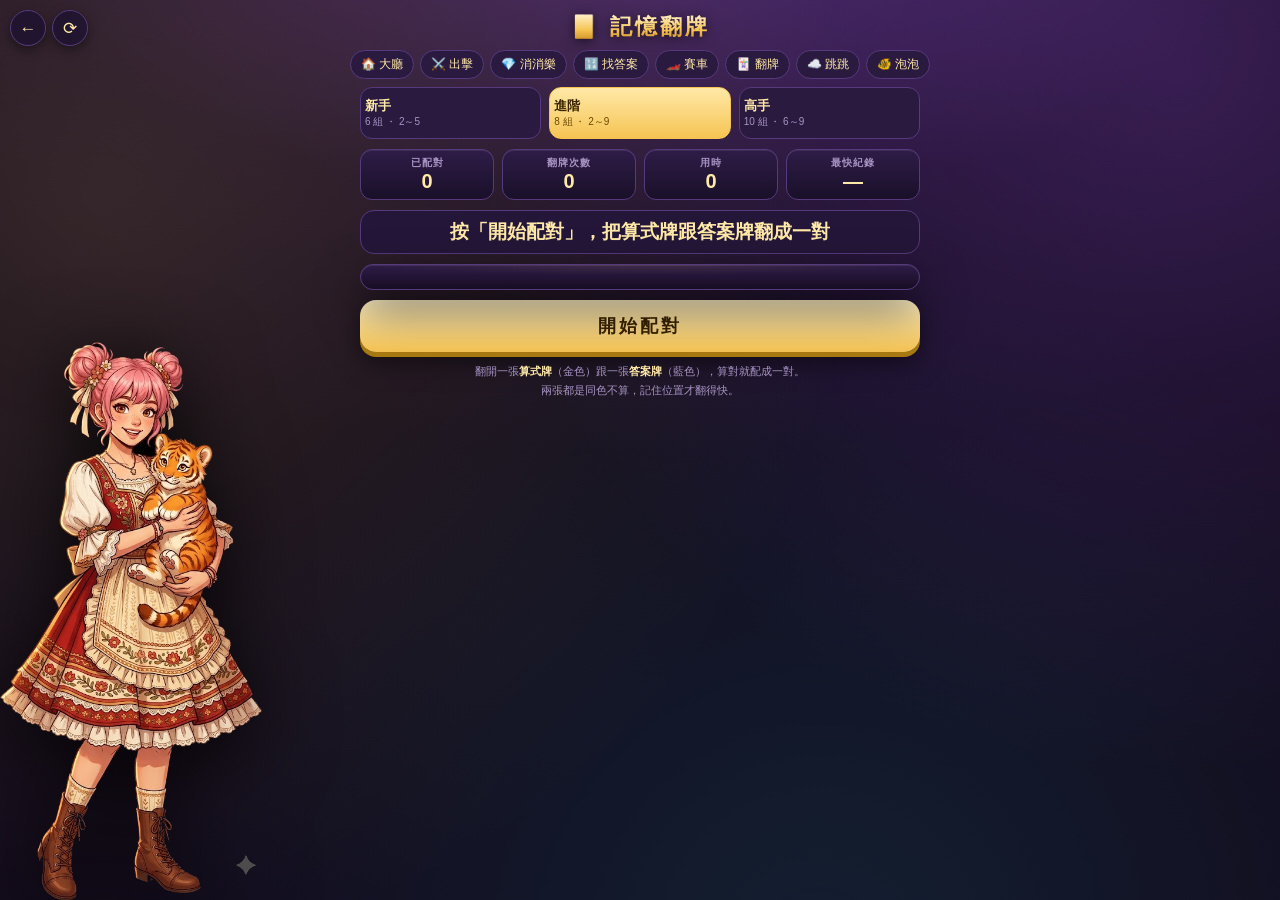
<file: index6.html>
<!doctype html>
<html lang="zh-Hant">
<head>
<meta charset="utf-8">
<meta name="viewport" content="width=device-width,initial-scale=1,viewport-fit=cover">
<title>記憶翻牌 ・ 小虎乘法大冒險</title>
<link rel="stylesheet" href="assets/common.css">
<style>
body{gap:8px}
.wrap{width:min(96vw,560px);display:flex;flex-direction:column;gap:10px}

.board{
  position:relative;display:grid;gap:8px;padding:12px;border-radius:20px;
  background:linear-gradient(180deg,#2e1c47,#170d24);border:1px solid var(--line);
  box-shadow:0 18px 46px #000a,inset 0 1px 0 #ffffff14;
  grid-template-columns:repeat(4,1fr);
}
.board::before{
  content:"";position:absolute;inset:0;border-radius:20px;pointer-events:none;
  background:radial-gradient(70% 60% at 50% 0,#f6c45318,transparent 70%);
}

/* 卡片：3D 翻面 */
.cd{position:relative;aspect-ratio:3/4;perspective:700px;cursor:pointer}
.cdIn{
  position:absolute;inset:0;transform-style:preserve-3d;
  transition:transform .45s cubic-bezier(.2,1.3,.4,1);
}
.cd.up .cdIn,.cd.done .cdIn{transform:rotateY(180deg)}
.face{
  position:absolute;inset:0;border-radius:14px;backface-visibility:hidden;
  display:flex;align-items:center;justify-content:center;overflow:hidden;
  box-shadow:0 6px 16px #0009;
}
/* 牌背 */
.back{
  background:linear-gradient(150deg,#4a3168,#2a1a3f 60%,#3b2456);
  border:2px solid #6b4aa0;
}
.back img{width:64%;height:64%;object-fit:contain;filter:drop-shadow(0 4px 8px #0008);opacity:.95}
.back .ph{font-size:30px}
.back::after{
  content:"";position:absolute;inset:0;
  background:linear-gradient(115deg,transparent 38%,#ffffff26 50%,transparent 62%);
  transform:translateX(-130%);
}
.cd:hover .back::after{animation:sheen .8s ease-out}
@keyframes sheen{to{transform:translateX(130%)}}
/* 牌面 */
.front{
  transform:rotateY(180deg);color:#3a2400;font-weight:900;line-height:1.1;text-align:center;
  background:linear-gradient(180deg,#fff6d8,#f6c453 62%,#dca62c);border:2px solid #b98a1c;
  font-size:clamp(15px,4.2vw,23px);font-variant-numeric:tabular-nums;padding:2px;
}
.front.ansCard{background:linear-gradient(180deg,#dbe9ff,#8fb6ff 62%,#4d7fd6);border-color:#3a63b0;color:#10224a}
.cd.done{cursor:default}
.cd.done .front{
  background:linear-gradient(180deg,#d9ffe6,#4ade80 62%,#1f9d55);border-color:#12603a;color:#08331c;
  box-shadow:0 0 26px #4ade8088;
}
.cd.done{animation:matched .6s cubic-bezier(.2,1.5,.4,1)}
@keyframes matched{40%{transform:scale(1.14)}100%{transform:scale(1)}}
.cd.gone{opacity:.42;filter:saturate(.6)}
.cd.wrong .cdIn{animation:wrongShake .45s}
@keyframes wrongShake{20%{transform:rotateY(180deg) translateX(-8px)}
  50%{transform:rotateY(180deg) translateX(7px)}80%{transform:rotateY(180deg) translateX(-4px)}}

/* 提問條 */
.qbox{
  min-height:44px;display:flex;align-items:center;justify-content:center;gap:10px;
  padding:8px 14px;border-radius:14px;background:#241638;border:1px solid var(--line);
  font-size:clamp(15px,3.6vw,19px);font-weight:800;color:var(--gold2);text-align:center;
}
.qbox.ok{border-color:var(--ok);color:var(--ok);animation:qpop .35s cubic-bezier(.2,1.6,.4,1)}
.qbox.no{border-color:var(--bad);color:var(--bad);animation:qpop .35s}
@keyframes qpop{from{transform:scale(.86)}}

.combo{
  position:absolute;left:50%;top:38%;transform:translateX(-50%);z-index:9;pointer-events:none;
  font-size:clamp(24px,6.5vw,40px);font-weight:900;color:#fff;opacity:0;white-space:nowrap;
  text-shadow:0 0 18px #f6c453,0 4px 0 #a9540f,0 8px 22px #000;
}
.combo.on{animation:cb .8s cubic-bezier(.2,1.5,.4,1)}
@keyframes cb{0%{opacity:0;transform:translateX(-50%) scale(.4)}
  30%{opacity:1;transform:translateX(-50%) scale(1.15)}
  70%{opacity:1;transform:translateX(-50%) scale(1)}
  100%{opacity:0;transform:translateX(-50%) scale(1.1) translateY(-24px)}}
@media (max-width:380px){ .board{gap:6px;padding:8px} }
</style>
</head>
<body>
<img class="hero" id="hero" src="assets/princess.png" alt="">
<div class="say" id="say"></div>

<h1>🃏 記憶翻牌</h1>
<nav class="vers"></nav>

<div class="wrap">
  <div class="levels" id="levels"></div>

  <div class="stats">
    <div class="st"><b>已配對</b><span id="sPair">0</span></div>
    <div class="st"><b>翻牌次數</b><span id="sFlip">0</span></div>
    <div class="st"><b>用時</b><span id="sTime">0</span></div>
    <div class="st"><b>最快紀錄</b><span id="sBest">—</span></div>
  </div>

  <div class="qbox" id="qbox">按「開始配對」，把算式牌跟答案牌翻成一對</div>

  <div class="board" id="board">
    <div class="combo" id="combo"></div>
    <img class="cat" id="cat" src="assets/cat_jump.png" alt="">
  </div>

  <button class="btn" id="start" style="width:100%">開始配對</button>
  <p class="note">翻開一張<b>算式牌</b>（金色）跟一張<b>答案牌</b>（藍色），算對就配成一對。<br>
  兩張都是同色不算，記住位置才翻得快。</p>
</div>

<div class="over" id="over"><div class="card">
  <h2 id="oTitle">全部配對完成</h2>
  <div class="big" id="oScore">0</div>
  <div class="line">用時 <span id="oTime">0 秒</span></div>
  <div class="line">翻牌次數 <span id="oFlip">0</span></div>
  <div class="line">最長連續配對 <span id="oCombo">0</span></div>
  <div class="line">獲得金幣 <span id="oGold">0</span></div>
  <div class="line">獲得經驗 <span id="oExp">0</span></div>
  <div class="weak"><h3>最該再練的乘法</h3><ul id="oWeak"></ul></div>
  <button class="btn" id="again">再玩一次</button>
  <button class="btn ghost" style="margin-top:8px;width:100%;height:44px" onclick="location.href='index.html'">回大廳</button>
</div></div>

<script src="assets/common.js"></script>
<script>
versionBar('index6.html');

function r(a,b){ return a + ((Math.random()*(b-a+1))|0); }
const BACK_IMG = 'assets/sym_tiger.png';   // 所有牌背同一款，才不會看背面就知道哪兩張是一對

const LEVELS = [
  {n:'新手', d:'6 組 ・ 2～5', pairs:6, cols:4, pick:()=>[r(2,5), r(2,9)]},
  {n:'進階', d:'8 組 ・ 2～9', pairs:8, cols:4, pick:()=>[r(2,9), r(2,9)]},
  {n:'高手', d:'10 組 ・ 6～9', pairs:10, cols:5, pick:()=>[r(6,9), r(3,9)]}
];
let lvIdx = 1;
$('levels').innerHTML = LEVELS.map((l,i)=>
  '<div class="lv' + (i===lvIdx?' on':'') + '" data-i="' + i + '">' + l.n + '<b>' + l.d + '</b></div>').join('');
$('levels').onclick = e => {
  const el = e.target.closest('.lv'); if(!el || running) return;
  lvIdx = +el.dataset.i;
  [...$('levels').children].forEach((c,i)=>c.classList.toggle('on', i===lvIdx));
  Sfx.tick();
};

const board = $('board');
let running = false, first = null, lock = false;
let flips = 0, pairs = 0, needPairs = 0, combo = 0, bestCombo = 0;
let t0 = 0, timer = 0, elapsed = 0;

function buildCards(){
  const L = LEVELS[lvIdx];
  needPairs = L.pairs;
  board.style.gridTemplateColumns = 'repeat(' + L.cols + ',1fr)';
  [...board.querySelectorAll('.cd')].forEach(c => c.remove());

  const used = new Set(), items = [];
  let guard = 0;
  while(items.length < L.pairs && guard++ < 400){
    const p = L.pick(), a = Math.min(p[0],p[1]), b = Math.max(p[0],p[1]);
    const key = a + '×' + b;
    if(used.has(key) || used.has('ans' + (a*b))) continue;   // 答案不重複，才不會一對多
    used.add(key); used.add('ans' + (a*b));
    items.push({key:key, q: a + ' × ' + b, ans: a*b});
  }
  const cards = [];
  items.forEach((it, i) => {
    cards.push({pid:i, type:'q',   text: it.q,        item:it});
    cards.push({pid:i, type:'ans', text: String(it.ans), item:it});
  });
  for(let i=cards.length-1;i>0;i--){ const j=(Math.random()*(i+1))|0; const t=cards[i]; cards[i]=cards[j]; cards[j]=t; }

  cards.forEach(c => {
    const el = document.createElement('div');
    el.className = 'cd';
    el.dataset.pid = c.pid;
    el.dataset.type = c.type;
    el.dataset.key = c.item.key;

    const inner = document.createElement('div'); inner.className = 'cdIn';
    const back = document.createElement('div'); back.className = 'face back';
    const im = document.createElement('img');
    im.alt = '';
    im.onerror = () => {
      const ph = document.createElement('div');
      ph.className = 'ph'; ph.textContent = '💎';
      im.replaceWith(ph);
    };
    im.src = BACK_IMG;
    back.appendChild(im);

    const front = document.createElement('div');
    front.className = 'face front' + (c.type === 'ans' ? ' ansCard' : '');
    front.textContent = c.text;

    inner.append(back, front);
    el.appendChild(inner);
    board.appendChild(el);
  });
}

board.addEventListener('click', e => {
  const el = e.target.closest('.cd');
  if(!el || !running || lock) return;
  if(el.classList.contains('done') || el === first) return;
  el.classList.add('up');
  Sfx.tick(); beep(700, .07, 'sine', .07);
  flips++; $('sFlip').textContent = flips;

  if(!first){ first = el; return; }
  lock = true;
  const sameKind = first.dataset.type === el.dataset.type;
  const match = !sameKind && first.dataset.pid === el.dataset.pid;
  const key = first.dataset.key;

  if(match){
    Stats.mark(key, true);
    pairs++; combo++; bestCombo = Math.max(bestCombo, combo);
    $('sPair').textContent = pairs;
    setTimeout(() => {
      [first, el].forEach(c => {
        c.classList.remove('up'); c.classList.add('done');
        sparks(board, c.getBoundingClientRect(), 12, '#ffe9a8');
      });
      floatText(board, el.getBoundingClientRect(), '配對！', '#4ade80');
      Sfx.ok(combo);
      const qb = $('qbox');
      qb.className = 'qbox ok';
      qb.textContent = first.dataset.key.replace('×',' × ') + ' = ' + (first.dataset.type==='ans' ? first.textContent : el.textContent) + '　配對成功';
      if(combo >= 3){
        const c = $('combo');
        c.textContent = combo + ' 連配！';
        c.classList.remove('on'); void c.offsetWidth; c.classList.add('on');
        Char.cat(combo >= 5);
      }
      Char.react(true, combo >= 2);
      setTimeout(()=>{ [first,el].forEach(c=>c.classList.add('gone')); first = null; lock = false;
        if(pairs >= needPairs) finish(); }, 380);
    }, 260);
  }else{
    combo = 0;
    const qb = $('qbox');
    qb.className = 'qbox no';
    qb.textContent = sameKind ? '兩張同一種牌，要一張算式配一張答案' : '不是這一對，再想想';
    Sfx.bad();
    Char.react(false);
    setTimeout(() => {
      [first, el].forEach(c => { c.classList.add('wrong'); });
      setTimeout(()=>{
        [first, el].forEach(c => { c.classList.remove('up','wrong'); });
        first = null; lock = false;
      }, 420);
    }, 380);
  }
});

function tick(){
  elapsed = Math.round((performance.now() - t0) / 1000);
  $('sTime').textContent = elapsed;
}
function start(){
  running = true; first = null; lock = false;
  flips = 0; pairs = 0; combo = 0; bestCombo = 0; elapsed = 0;
  $('sPair').textContent = 0; $('sFlip').textContent = 0; $('sTime').textContent = 0;
  $('qbox').className = 'qbox';
  $('qbox').textContent = '翻開一張算式牌，再翻它的答案牌';
  $('start').textContent = '重新開始';
  buildCards();
  t0 = performance.now();
  clearInterval(timer); timer = setInterval(tick, 500);
}
function finish(){
  running = false;
  clearInterval(timer);
  tick();
  const perfect = needPairs * 2;
  const score = Math.max(20, Math.round(needPairs * 40 - elapsed * 2 - (flips - perfect) * 3));
  const bestT = Best.get('v6_time');
  // 用時越短越好，另存一份「反向分數」方便共用 Best
  if(!bestT || elapsed < bestT){ try{ localStorage.setItem('mul99_best_v6_time', elapsed); }catch(e){} }
  Best.set('v6_score', score);

  const gold = Math.round(score * 0.35), exp = Math.round(score * 0.5);
  Save.d.gold += gold;
  const ups = Save.addExp(exp);
  Save.d.playCount++; Save.put();

  $('oTitle').textContent = elapsed <= needPairs * 6 ? '記憶力超強！' : '全部配對完成';
  $('oScore').textContent = score;
  $('oTime').textContent = elapsed + ' 秒';
  $('oFlip').textContent = flips + '（最少 ' + perfect + '）';
  $('oCombo').textContent = bestCombo;
  $('oGold').textContent = gold;
  $('oExp').textContent = exp + (ups ? '（升 ' + ups + ' 級！）' : '');
  $('oWeak').innerHTML = Stats.weakHTML(8);
  $('over').classList.add('on');
  Sfx.win();
  paintBest();
}
function paintBest(){
  const t = Best.get('v6_time');
  $('sBest').textContent = t ? t + ' 秒' : '—';
}
$('start').onclick = () => { $('over').classList.remove('on'); start(); };
$('again').onclick = () => { $('over').classList.remove('on'); start(); };

startCoins();
paintBest();
</script>
</body>
</html>
</file>
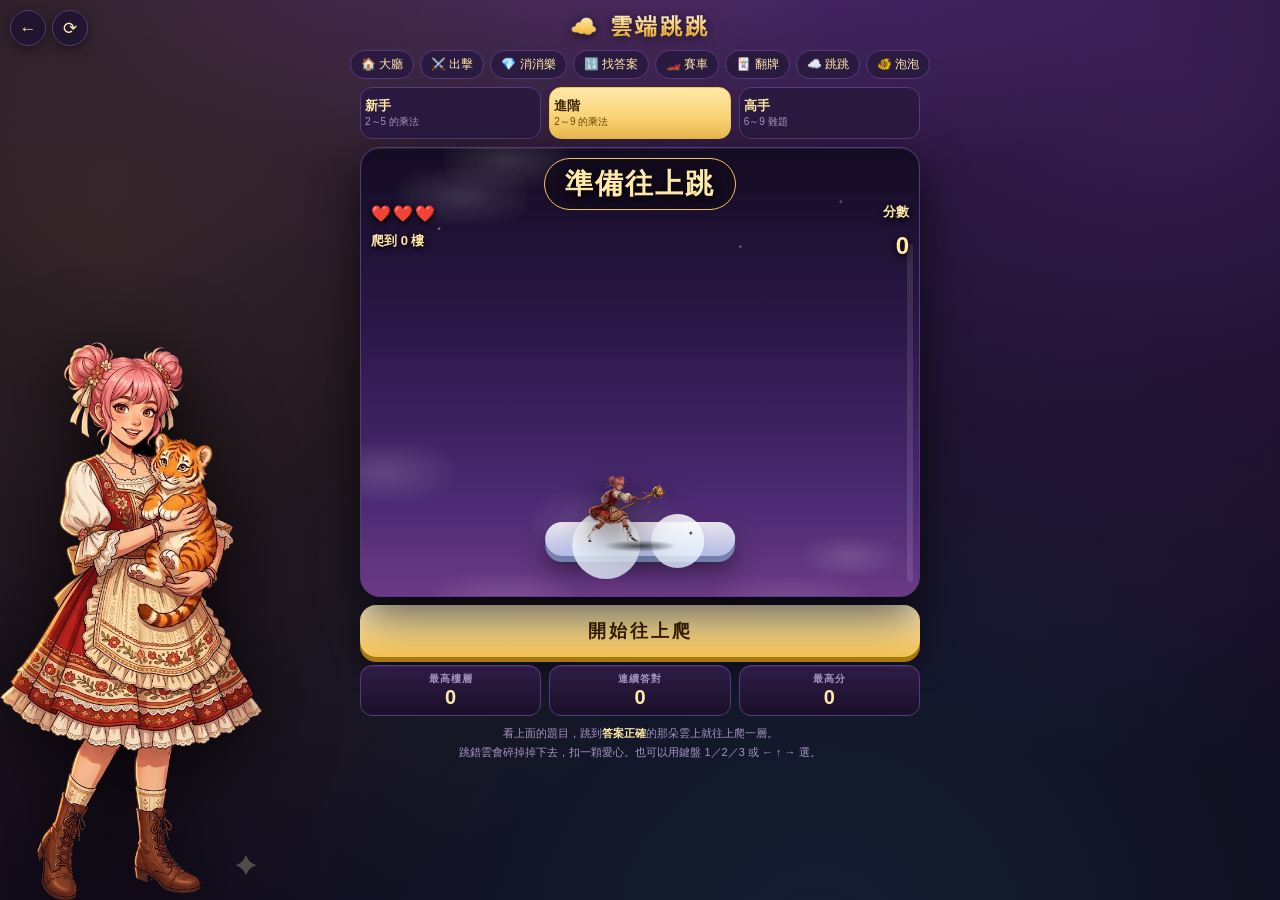
<file: index7.html>
<!doctype html>
<html lang="zh-Hant">
<head>
<meta charset="utf-8">
<meta name="viewport" content="width=device-width,initial-scale=1,viewport-fit=cover">
<title>雲端跳跳 ・ 小虎乘法大冒險</title>
<link rel="stylesheet" href="assets/common.css">
<style>
body{gap:8px}
.wrap{width:min(96vw,560px);display:flex;flex-direction:column;gap:8px}

.stage{
  position:relative;width:100%;height:min(60vh,450px);border-radius:20px;overflow:hidden;
  border:1px solid var(--line);box-shadow:0 18px 46px #000a,inset 0 1px 0 #ffffff14;
  background:linear-gradient(180deg,#140c22 0%,#2b1747 40%,#4a2a72 78%,#6b3a86 100%);
  user-select:none;touch-action:manipulation;
}
/* 背景雲層（往下飄＝往上爬） */
.clouds{position:absolute;inset:-10% -10% -10% -10%;pointer-events:none;opacity:.72}
.clouds i{
  position:absolute;border-radius:99px;background:radial-gradient(ellipse,#ffffff33,#ffffff08 70%,transparent);
  filter:blur(1px);animation:cloudDown linear infinite;
}
@keyframes cloudDown{from{transform:translateY(-120px)}to{transform:translateY(560px)}}
.stars{position:absolute;inset:0;pointer-events:none;
  background:radial-gradient(1.8px 1.8px at 14% 18%,#ffffff99,transparent),
             radial-gradient(2px 2px at 42% 8%,#ffffff77,transparent),
             radial-gradient(1.6px 1.6px at 68% 22%,#ffffff88,transparent),
             radial-gradient(2px 2px at 86% 12%,#ffffff66,transparent);}

/* 平台層 */
.floor{position:absolute;left:0;right:0;top:44%;height:0;z-index:4;
  transition:transform .5s cubic-bezier(.3,.9,.3,1),opacity .5s}
.floor.rise{transform:translateY(210px);opacity:0}
/* 雲朵平台 */
.plat{
  position:absolute;bottom:0;width:27%;height:54px;border-radius:99px;cursor:pointer;
  display:flex;align-items:center;justify-content:center;font-size:clamp(20px,5.4vw,30px);
  font-weight:900;color:#14406e;font-variant-numeric:tabular-nums;
  background:linear-gradient(180deg,#ffffff,#dcebff 62%,#b9d6f5);
  box-shadow:0 8px 0 #93b8e0,0 16px 32px #0009,inset 0 -4px 8px #ffffffcc;
  transition:transform .16s ease,box-shadow .16s;
  text-shadow:0 1px 0 #ffffffcc;
}
.plat::before,.plat::after{
  content:"";position:absolute;border-radius:50%;
  background:linear-gradient(180deg,#ffffff,#e6f1ff);box-shadow:inset 0 -3px 6px #ffffff;
}
.plat span{position:relative;z-index:3}
.plat::before{width:38%;padding-bottom:38%;left:12%;top:-24%;z-index:1}
.plat::after{width:30%;padding-bottom:30%;right:14%;top:-16%;z-index:1}
.plat:nth-child(1){left:4%}
.plat:nth-child(2){left:36.5%}
.plat:nth-child(3){right:4%}
.plat:hover{transform:translateY(-4px)}
.plat.good{background:linear-gradient(180deg,#e6ffef,#8df0b4 62%,#4ade80);color:#08331c;
  box-shadow:0 8px 0 #1f9d55,0 0 34px #4ade8099}
.plat.good::before,.plat.good::after{background:linear-gradient(180deg,#f0fff5,#bdf5d4)}
.plat.bad{animation:platBreak .6s forwards}
@keyframes platBreak{
  30%{transform:translateY(6px) rotate(3deg)}
  100%{transform:translateY(180px) rotate(22deg);opacity:0}
}
.plat.press{animation:platPress .3s}
@keyframes platPress{40%{transform:translateY(8px) scaleY(.86)}}

/* 腳下那朵起跳雲 */
.base{
  position:absolute;left:50%;transform:translateX(-50%);bottom:9%;width:34%;height:34px;
  border-radius:99px;z-index:3;pointer-events:none;
  background:linear-gradient(180deg,#ffffffdd,#c9deffcc);
  box-shadow:0 6px 0 #8fb0d8aa,0 14px 26px #0007;
}
.base::before,.base::after{content:"";position:absolute;border-radius:50%;
  background:linear-gradient(180deg,#ffffffdd,#e2eeffcc)}
.base::before{width:36%;padding-bottom:36%;left:14%;top:-32%}
.base::after{width:28%;padding-bottom:28%;right:16%;top:-22%}

/* 角色 */
.pl{
  --w:clamp(74px,19vw,106px);
  position:absolute;left:50%;bottom:12%;width:var(--w);z-index:6;
  margin-left:calc(var(--w) / -2);pointer-events:none;filter:drop-shadow(0 10px 16px #000b);
}
.pl img{width:100%;display:block}
.pl .ph{font-size:52px;text-align:center}
.pl .sh{position:absolute;left:50%;bottom:-10px;transform:translateX(-50%);width:70%;height:12px;
  border-radius:50%;background:radial-gradient(ellipse,#000000aa,transparent 70%)}
.pl.jump{animation:jumpArc var(--jt,.62s) cubic-bezier(.35,.05,.5,1) forwards}
@keyframes jumpArc{
  0%{transform:translate(0,0) scale(1,1)}
  12%{transform:translate(0,10px) scale(1.14,.84)}
  50%{transform:translate(calc(var(--jx)/2),calc(var(--jy) - 150px)) scale(.9,1.14) rotate(-8deg)}
  92%{transform:translate(var(--jx),var(--jy)) scale(1.14,.86) rotate(0)}
  100%{transform:translate(var(--jx),var(--jy)) scale(1,1)}
}
.pl.fall{animation:fallDown .8s ease-in forwards}
@keyframes fallDown{
  30%{transform:translate(var(--jx),calc(var(--jy) - 30px)) rotate(12deg)}
  100%{transform:translate(var(--jx),260px) rotate(220deg);opacity:.15}
}
.pl.land{animation:landSquash .3s ease-out}
@keyframes landSquash{40%{transform:scale(1.18,.8)}100%{transform:scale(1,1)}}

.dust{position:absolute;width:9px;height:9px;border-radius:50%;background:#ffe9a8;
  pointer-events:none;z-index:5;animation:dustOut .55s ease-out forwards}
@keyframes dustOut{to{transform:translate(var(--dx),var(--dy)) scale(.2);opacity:0}}

/* HUD */
.qbar{
  position:absolute;left:50%;top:10px;transform:translateX(-50%);z-index:8;padding:6px 20px;border-radius:99px;
  background:#120b1cc9;border:1px solid var(--gold);backdrop-filter:blur(6px);white-space:nowrap;
  font-size:clamp(20px,5vw,28px);font-weight:900;color:var(--gold2);letter-spacing:2px;text-shadow:0 2px 10px #000;
}
.qbar.pulse{animation:qp .4s cubic-bezier(.2,1.6,.4,1)}
@keyframes qp{from{transform:translateX(-50%) scale(.7);opacity:0}}
.hud{position:absolute;left:10px;top:52px;z-index:8;font-size:13px;font-weight:800;color:var(--gold2);
  text-shadow:0 2px 6px #000;line-height:1.8}
.hud .hp{font-size:16px;letter-spacing:2px}
.hud2{position:absolute;right:10px;top:52px;z-index:8;text-align:right;font-size:13px;font-weight:800;
  color:var(--gold2);text-shadow:0 2px 6px #000;line-height:1.8}
.hud2 .big{font-size:24px;font-variant-numeric:tabular-nums}
/* 高度尺 */
.ruler{position:absolute;right:6px;top:96px;bottom:14px;width:6px;border-radius:99px;
  background:#ffffff1a;z-index:7;overflow:hidden}
.ruler i{position:absolute;left:0;right:0;bottom:0;border-radius:99px;
  background:linear-gradient(180deg,#f6c453,#4ade80);transition:height .5s ease}

.flash{position:absolute;inset:0;z-index:9;pointer-events:none;opacity:0}
.flash.ok{background:radial-gradient(circle at 50% 60%,#4ade8055,transparent 65%);animation:fl .45s}
.flash.no{background:radial-gradient(circle at 50% 60%,#f8717177,transparent 65%);animation:fl .45s}
@keyframes fl{from{opacity:1}to{opacity:0}}
.stage.shake{animation:stShake .32s}
@keyframes stShake{20%{transform:translate(-6px,4px)}45%{transform:translate(5px,-3px)}
  70%{transform:translate(-3px,2px)}100%{transform:none}}

.combo{
  position:absolute;left:50%;top:44%;transform:translateX(-50%);z-index:9;pointer-events:none;
  font-size:clamp(24px,6.5vw,42px);font-weight:900;color:#fff;opacity:0;white-space:nowrap;
  text-shadow:0 0 18px #f6c453,0 4px 0 #a9540f,0 8px 22px #000;
}
.combo.on{animation:cb .8s cubic-bezier(.2,1.5,.4,1)}
@keyframes cb{0%{opacity:0;transform:translateX(-50%) scale(.4)}
  30%{opacity:1;transform:translateX(-50%) scale(1.15)}
  70%{opacity:1;transform:translateX(-50%) scale(1)}
  100%{opacity:0;transform:translateX(-50%) scale(1.1) translateY(-24px)}}
</style>
</head>
<body>
<img class="hero" id="hero" src="assets/princess.png" alt="">
<div class="say" id="say"></div>

<h1>☁️ 雲端跳跳</h1>
<nav class="vers"></nav>

<div class="wrap">
  <div class="levels" id="levels"></div>

  <div class="stage" id="stage">
    <div class="stars"></div>
    <div class="clouds" id="clouds"></div>
    <div class="qbar pulse" id="qbar">準備往上跳</div>
    <div class="hud"><div class="hp" id="hp">❤️❤️❤️</div><div>爬到 <span id="floorNo">0</span> 樓</div></div>
    <div class="hud2"><div>分數</div><div class="big" id="score">0</div></div>
    <div class="ruler"><i id="rulerFill" style="height:0"></i></div>
    <div class="combo" id="combo"></div>
    <div class="flash" id="flash"></div>
    <div class="base"></div>
    <div class="floor" id="floor"></div>
    <div class="pl" id="pl"><img id="plImg" src="assets/fx_hero_ready.png" alt=""><div class="sh"></div></div>
    <img class="cat" id="cat" src="assets/cat_jump.png" alt="">
  </div>

  <button class="btn" id="start" style="width:100%">開始往上爬</button>

  <div class="stats">
    <div class="st"><b>最高樓層</b><span id="bestF">0</span></div>
    <div class="st"><b>連續答對</b><span id="cmb">0</span></div>
    <div class="st"><b>最高分</b><span id="best">0</span></div>
  </div>
  <p class="note">看上面的題目，跳到<b>答案正確</b>的那朵雲上就往上爬一層。<br>
  跳錯雲會碎掉掉下去，扣一顆愛心。也可以用鍵盤 1／2／3 或 ← ↑ → 選。</p>
</div>

<div class="over" id="over"><div class="card">
  <h2 id="oTitle">跳完了</h2>
  <div class="big" id="oScore">0</div>
  <div class="line">爬到樓層 <span id="oFloor">0</span></div>
  <div class="line">最長連續答對 <span id="oCombo">0</span></div>
  <div class="line">獲得金幣 <span id="oGold">0</span></div>
  <div class="line">獲得經驗 <span id="oExp">0</span></div>
  <div class="weak"><h3>最該再練的乘法</h3><ul id="oWeak"></ul></div>
  <button class="btn" id="again">再爬一次</button>
  <button class="btn ghost" style="margin-top:8px;width:100%;height:44px" onclick="location.href='index.html'">回大廳</button>
</div></div>

<script src="assets/common.js"></script>
<script>
versionBar('index7.html');

function r(a,b){ return a + ((Math.random()*(b-a+1))|0); }
const LEVELS = [
  {n:'新手', d:'2～5 的乘法', pick:()=>[r(2,5), r(2,9)]},
  {n:'進階', d:'2～9 的乘法', pick:()=>[r(2,9), r(2,9)]},
  {n:'高手', d:'6～9 難題',   pick:()=>[r(6,9), r(3,9)]}
];
let lvIdx = 1;
$('levels').innerHTML = LEVELS.map((l,i)=>
  '<div class="lv' + (i===lvIdx?' on':'') + '" data-i="' + i + '">' + l.n + '<b>' + l.d + '</b></div>').join('');
$('levels').onclick = e => {
  const el = e.target.closest('.lv'); if(!el || running) return;
  lvIdx = +el.dataset.i;
  [...$('levels').children].forEach((c,i)=>c.classList.toggle('on', i===lvIdx));
  Sfx.tick();
};

/* 角色圖 */
(() => {
  const h = heroOf(Save.d.hero);
  const img = $('plImg');
  img.onerror = () => {
    const ph = document.createElement('div');
    ph.className = 'ph'; ph.textContent = h.icon;
    img.replaceWith(ph);
  };
  img.src = h.img;
})();

/* 雲 */
(() => {
  const box = $('clouds');
  for(let i=0;i<7;i++){
    const c = document.createElement('i');
    const w = 70 + Math.random()*130;
    c.style.width = w + 'px';
    c.style.height = (w*0.42) + 'px';
    c.style.left = (Math.random()*88) + '%';
    c.style.top = (Math.random()*90) + '%';
    c.style.animationDuration = (9 + Math.random()*9) + 's';
    c.style.animationDelay = (-Math.random()*10) + 's';
    box.appendChild(c);
  }
})();

const stage = $('stage'), floorEl = $('floor'), pl = $('pl');
let running = false, lock = false, hp = 3, score = 0, floorNo = 0, combo = 0, bestCombo = 0;
let cur = null;

function nextFloor(){
  const L = LEVELS[lvIdx];
  const p = L.pick(), a = p[0], b = p[1], ans = a*b;
  const wrongs = new Set();
  let guard = 0;
  while(wrongs.size < 2 && guard++ < 60){
    const d = [-1,1,-2,2,a,-a,b,-b][(Math.random()*8)|0];
    const w = ans + d;
    if(w > 0 && w !== ans) wrongs.add(w);
  }
  while(wrongs.size < 2) wrongs.add(ans + wrongs.size + 3);
  const opts = [ans, ...wrongs];
  for(let i=opts.length-1;i>0;i--){ const j=(Math.random()*(i+1))|0; const t=opts[i]; opts[i]=opts[j]; opts[j]=t; }

  const qb = $('qbar');
  qb.textContent = a + ' × ' + b + ' = ?';
  qb.classList.remove('pulse'); void qb.offsetWidth; qb.classList.add('pulse');

  floorEl.classList.remove('rise');
  floorEl.innerHTML = '';
  opts.forEach((v,i) => {
    const d = document.createElement('div');
    d.className = 'plat';
    d.innerHTML = '<span>' + v + '</span>';
    d.dataset.i = i;
    floorEl.appendChild(d);
  });
  cur = {a:a, b:b, ans:ans, key: a + '×' + b, opts:opts};
  lock = false;
}

function dust(rect, n, color){
  const hr = stage.getBoundingClientRect();
  for(let i=0;i<n;i++){
    const s = document.createElement('div');
    s.className = 'dust';
    const ang = -Math.PI/2 + (Math.random()-0.5)*2.6;
    const dist = 20 + Math.random()*44;
    s.style.setProperty('--dx', Math.cos(ang)*dist + 'px');
    s.style.setProperty('--dy', (Math.abs(Math.sin(ang))*dist*0.5 + 10) + 'px');
    s.style.background = color || '#ffe9a8';
    s.style.left = (rect.left - hr.left + rect.width/2) + 'px';
    s.style.top = (rect.top - hr.top + rect.height*0.9) + 'px';
    stage.appendChild(s);
    setTimeout(()=>s.remove(), 600);
  }
}

function pick(i){
  if(!running || lock || !cur) return;
  lock = true;
  const plats = [...floorEl.children];
  const target = plats[i];
  if(!target) { lock = false; return; }
  target.classList.add('press');

  const ok = cur.opts[i] === cur.ans;
  Stats.mark(cur.key, ok);

  // 算跳躍位移
  const pr = pl.getBoundingClientRect(), tr = target.getBoundingClientRect();
  const jx = (tr.left + tr.width/2) - (pr.left + pr.width/2);
  const jy = (tr.top - pr.bottom) + 6;
  pl.style.setProperty('--jx', jx.toFixed(1) + 'px');
  pl.style.setProperty('--jy', jy.toFixed(1) + 'px');
  pl.classList.remove('jump','fall','land'); void pl.offsetWidth;
  pl.classList.add('jump');
  beep(520, .12, 'sine', .08);
  dust(pr, 8, '#c9b6ff');

  setTimeout(() => {
    const fl = $('flash');
    if(ok){
      target.classList.add('good');
      pl.classList.add('land');
      combo++; bestCombo = Math.max(bestCombo, combo);
      floorNo++;
      const gain = 12 + combo * 3;
      score += gain;
      fl.className = 'flash ok'; setTimeout(()=>{fl.className='flash';}, 460);
      Sfx.ok(combo); Sfx.hit(combo >= 5);
      dust(target.getBoundingClientRect(), 12, '#ffe9a8');
      sparks(stage, target.getBoundingClientRect(), 10 + Math.min(combo,8)*2, '#4ade80');
      floatText(stage, target.getBoundingClientRect(), '+' + gain, '#4ade80');
      if(combo >= 3){
        const c = $('combo');
        c.textContent = combo + ' 連跳！';
        c.classList.remove('on'); void c.offsetWidth; c.classList.add('on');
        Char.cat(combo >= 6);
      }
      Char.react(true, combo >= 3);
      paint();
      // 場景往下捲，角色回到底部＝爬高一層
      setTimeout(() => {
        floorEl.classList.add('rise');
        pl.classList.remove('jump','land');
        pl.style.removeProperty('--jx'); pl.style.removeProperty('--jy');
        setTimeout(() => {
          if(!running) return;
          if(floorNo >= 20){ finish(true); return; }
          nextFloor();
        }, 480);
      }, 520);
    }else{
      target.classList.add('bad');
      pl.classList.remove('jump'); void pl.offsetWidth;
      pl.classList.add('fall');
      combo = 0; hp--;
      fl.className = 'flash no'; setTimeout(()=>{fl.className='flash';}, 460);
      stage.classList.remove('shake'); void stage.offsetWidth; stage.classList.add('shake');
      Sfx.hurt(); Sfx.bad();
      sparks(stage, target.getBoundingClientRect(), 16, '#f87171');
      const right = plats[cur.opts.indexOf(cur.ans)];
      right.classList.add('good');
      floatText(stage, right.getBoundingClientRect(), '答案 ' + cur.ans, '#ffe9a8');
      Char.react(false);
      paint();
      setTimeout(() => {
        pl.classList.remove('fall');
        pl.style.removeProperty('--jx'); pl.style.removeProperty('--jy');
        if(!running) return;
        if(hp <= 0){ finish(false); return; }
        floorEl.classList.add('rise');
        setTimeout(()=>{ if(running) nextFloor(); }, 420);
      }, 950);
    }
  }, 560);
}

floorEl.addEventListener('click', e => {
  const p = e.target.closest('.plat');
  if(p) pick(+p.dataset.i);
});
addEventListener('keydown', e => {
  if(!running) return;
  const map = {'1':0,'2':1,'3':2,'ArrowLeft':0,'ArrowUp':1,'ArrowRight':2};
  if(e.key in map){ pick(map[e.key]); e.preventDefault(); }
});

function paint(){
  $('score').textContent = score;
  $('floorNo').textContent = floorNo;
  $('hp').textContent = '❤️'.repeat(Math.max(0,hp)) + '🖤'.repeat(Math.max(0,3-hp));
  $('cmb').textContent = combo;
  $('best').textContent = Best.get('v7_score');
  $('bestF').textContent = Best.get('v7_floor');
  $('rulerFill').style.height = Math.min(100, floorNo/20*100) + '%';
}

function start(){
  running = true; lock = false; hp = 3; score = 0; floorNo = 0; combo = 0; bestCombo = 0;
  pl.classList.remove('jump','fall','land');
  pl.style.removeProperty('--jx'); pl.style.removeProperty('--jy');
  $('start').textContent = '重新開始';
  paint();
  nextFloor();
}
function finish(clear){
  running = false; lock = true;
  Best.set('v7_score', score);
  Best.set('v7_floor', floorNo);
  const gold = Math.round(score * 0.35), exp = Math.round(score * 0.5);
  Save.d.gold += gold;
  const ups = Save.addExp(exp);
  Save.d.playCount++; Save.put();

  $('oTitle').textContent = clear ? '爬到雲的最上面！' : (floorNo >= 8 ? '爬得很高！' : '再挑戰一次');
  $('oScore').textContent = score;
  $('oFloor').textContent = floorNo + ' 樓';
  $('oCombo').textContent = bestCombo;
  $('oGold').textContent = gold;
  $('oExp').textContent = exp + (ups ? '（升 ' + ups + ' 級！）' : '');
  $('oWeak').innerHTML = Stats.weakHTML(8);
  $('over').classList.add('on');
  clear ? Sfx.win() : Sfx.lose();
  paint();
}
$('start').onclick = () => { $('over').classList.remove('on'); start(); };
$('again').onclick = () => { $('over').classList.remove('on'); start(); };

startCoins();
paint();
</script>
</body>
</html>
</file>
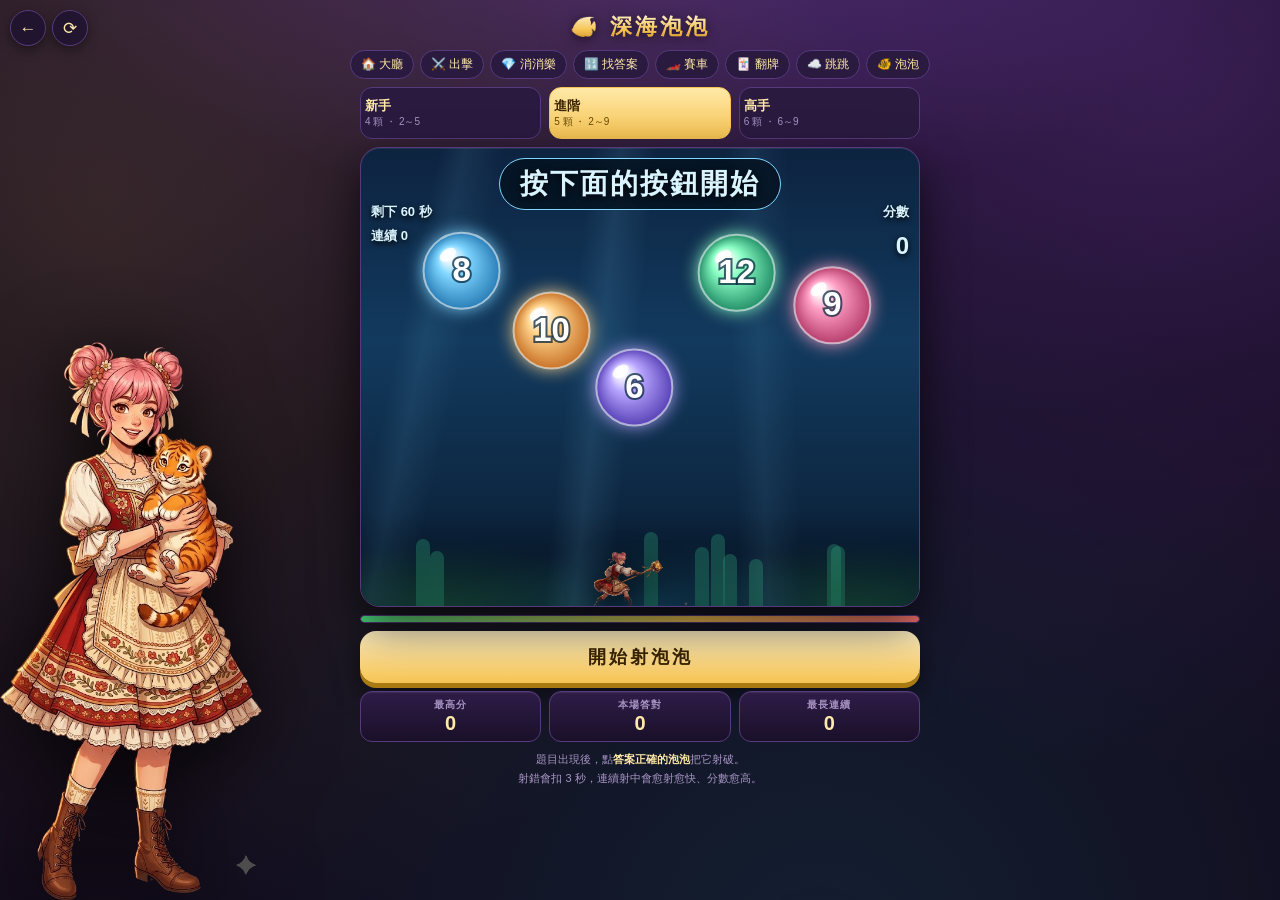
<file: index8.html>
<!doctype html>
<html lang="zh-Hant">
<head>
<meta charset="utf-8">
<meta name="viewport" content="width=device-width,initial-scale=1,viewport-fit=cover">
<title>深海泡泡 ・ 小虎乘法大冒險</title>
<link rel="stylesheet" href="assets/common.css">
<style>
body{gap:8px}
.wrap{width:min(96vw,560px);display:flex;flex-direction:column;gap:8px}

.tank{
  position:relative;width:100%;height:min(60vh,460px);border-radius:20px;overflow:hidden;
  border:1px solid var(--line);box-shadow:0 18px 46px #000a,inset 0 1px 0 #ffffff14;
  background:linear-gradient(180deg,#0d2340 0%,#123a5e 42%,#0e2a46 72%,#081a2e 100%);
  touch-action:manipulation;user-select:none;cursor:crosshair;
}
/* 水面光束 */
.tank::before{
  content:"";position:absolute;inset:0;pointer-events:none;z-index:2;
  background:
   linear-gradient(102deg,transparent 12%,#8ad8ff14 16%,transparent 22%),
   linear-gradient(96deg,transparent 38%,#8ad8ff1a 43%,transparent 49%),
   linear-gradient(88deg,transparent 66%,#8ad8ff12 71%,transparent 77%);
  animation:beam 7s ease-in-out infinite alternate;
}
@keyframes beam{to{transform:translateX(14px) scaleY(1.04)}}
/* 海底 */
.floorSea{
  position:absolute;left:-4%;right:-4%;bottom:-6px;height:22%;z-index:1;pointer-events:none;
  background:
    radial-gradient(ellipse 40% 100% at 18% 100%,#123a2e,transparent 70%),
    radial-gradient(ellipse 46% 100% at 52% 100%,#0f3348,transparent 70%),
    radial-gradient(ellipse 40% 100% at 86% 100%,#123a2e,transparent 70%),
    linear-gradient(180deg,transparent,#07182a 62%);
}
.weed{position:absolute;bottom:0;width:14px;height:64px;border-radius:99px 99px 0 0;z-index:1;
  background:linear-gradient(180deg,#2fa07a55,#1c6b5188);transform-origin:50% 100%;
  animation:sway 3.6s ease-in-out infinite alternate;pointer-events:none}
@keyframes sway{from{transform:rotate(-9deg) scaleY(.96)}to{transform:rotate(9deg) scaleY(1.04)}}

canvas{position:absolute;inset:0;width:100%;height:100%;z-index:3}

/* 發射台上的角色 */
.shooter{
  position:absolute;left:50%;bottom:-6px;width:clamp(70px,18vw,96px);z-index:4;
  transform:translateX(-50%);pointer-events:none;filter:drop-shadow(0 8px 14px #000b);
  transition:transform .18s ease;
}
.shooter img{width:100%;display:block}
.shooter .ph{font-size:52px;text-align:center}
.shooter.kick{animation:kick .28s}
@keyframes kick{40%{transform:translateX(-50%) translateY(7px) scale(1.06,.92)}}

.qbar{
  position:absolute;left:50%;top:10px;transform:translateX(-50%);z-index:8;padding:6px 20px;border-radius:99px;
  background:#04121fcc;border:1px solid #7fd6ff;backdrop-filter:blur(6px);white-space:nowrap;
  font-size:clamp(20px,5vw,28px);font-weight:900;color:#d9f4ff;letter-spacing:2px;text-shadow:0 2px 10px #000;
}
.qbar.pulse{animation:qp .4s cubic-bezier(.2,1.6,.4,1)}
@keyframes qp{from{transform:translateX(-50%) scale(.7);opacity:0}}
.hud{position:absolute;left:10px;top:52px;z-index:8;font-size:13px;font-weight:800;color:#d9f4ff;
  text-shadow:0 2px 6px #000;line-height:1.8}
.hud2{position:absolute;right:10px;top:52px;z-index:8;text-align:right;font-size:13px;font-weight:800;
  color:#d9f4ff;text-shadow:0 2px 6px #000;line-height:1.8}
.hud2 .big{font-size:24px;font-variant-numeric:tabular-nums}

.flash{position:absolute;inset:0;z-index:7;pointer-events:none;opacity:0}
.flash.ok{background:radial-gradient(circle at 50% 55%,#7dffb355,transparent 68%);animation:fl .45s}
.flash.no{background:radial-gradient(circle at 50% 55%,#ff6b6b66,transparent 68%);animation:fl .45s}
@keyframes fl{from{opacity:1}to{opacity:0}}
.tank.shake{animation:stShake .3s}
@keyframes stShake{20%{transform:translate(-6px,3px)}45%{transform:translate(5px,-3px)}
  70%{transform:translate(-3px,2px)}100%{transform:none}}

.combo{
  position:absolute;left:50%;top:40%;transform:translateX(-50%);z-index:9;pointer-events:none;
  font-size:clamp(24px,6.5vw,42px);font-weight:900;color:#fff;opacity:0;white-space:nowrap;
  text-shadow:0 0 18px #7fd6ff,0 4px 0 #10557a,0 8px 22px #000;
}
.combo.on{animation:cb .8s cubic-bezier(.2,1.5,.4,1)}
@keyframes cb{0%{opacity:0;transform:translateX(-50%) scale(.4)}
  30%{opacity:1;transform:translateX(-50%) scale(1.15)}
  70%{opacity:1;transform:translateX(-50%) scale(1)}
  100%{opacity:0;transform:translateX(-50%) scale(1.1) translateY(-24px)}}
.timebar{width:100%}
</style>
</head>
<body>
<img class="hero" id="hero" src="assets/princess.png" alt="">
<div class="say" id="say"></div>

<h1>🐠 深海泡泡</h1>
<nav class="vers"></nav>

<div class="wrap">
  <div class="levels" id="levels"></div>

  <div class="tank" id="tank">
    <div class="floorSea"></div>
    <canvas id="cv"></canvas>
    <div class="qbar pulse" id="qbar">準備射擊</div>
    <div class="hud"><div>剩下 <span id="tleft">60</span> 秒</div><div>連續 <span id="cmb2">0</span></div></div>
    <div class="hud2"><div>分數</div><div class="big" id="score">0</div></div>
    <div class="combo" id="combo"></div>
    <div class="flash" id="flash"></div>
    <div class="shooter" id="shooter"><img id="shImg" src="assets/fx_hero_ready.png" alt=""></div>
    <img class="cat" id="cat" src="assets/cat_jump.png" alt="">
  </div>

  <div class="timebar"><i id="tbar" style="width:100%"></i></div>
  <button class="btn" id="start" style="width:100%">開始射泡泡</button>

  <div class="stats">
    <div class="st"><b>最高分</b><span id="best">0</span></div>
    <div class="st"><b>本場答對</b><span id="okn">0</span></div>
    <div class="st"><b>最長連續</b><span id="cmb">0</span></div>
  </div>
  <p class="note">題目出現後，點<b>答案正確的泡泡</b>把它射破。<br>
  射錯會扣 3 秒，連續射中會愈射愈快、分數愈高。</p>
</div>

<div class="over" id="over"><div class="card">
  <h2 id="oTitle">時間到</h2>
  <div class="big" id="oScore">0</div>
  <div class="line">射破泡泡 <span id="oOk">0</span></div>
  <div class="line">最長連續 <span id="oCombo">0</span></div>
  <div class="line">獲得金幣 <span id="oGold">0</span></div>
  <div class="line">獲得經驗 <span id="oExp">0</span></div>
  <div class="weak"><h3>最該再練的乘法</h3><ul id="oWeak"></ul></div>
  <button class="btn" id="again">再玩一次</button>
  <button class="btn ghost" style="margin-top:8px;width:100%;height:44px" onclick="location.href='index.html'">回大廳</button>
</div></div>

<script src="assets/common.js"></script>
<script>
versionBar('index8.html');

function r(a,b){ return a + ((Math.random()*(b-a+1))|0); }
const LEVELS = [
  {n:'新手', d:'4 顆 ・ 2～5', bub:4, pick:()=>[r(2,5), r(2,9)]},
  {n:'進階', d:'5 顆 ・ 2～9', bub:5, pick:()=>[r(2,9), r(2,9)]},
  {n:'高手', d:'6 顆 ・ 6～9', bub:6, pick:()=>[r(6,9), r(3,9)]}
];
let lvIdx = 1;
$('levels').innerHTML = LEVELS.map((l,i)=>
  '<div class="lv' + (i===lvIdx?' on':'') + '" data-i="' + i + '">' + l.n + '<b>' + l.d + '</b></div>').join('');
$('levels').onclick = e => {
  const el = e.target.closest('.lv'); if(!el || running) return;
  lvIdx = +el.dataset.i;
  [...$('levels').children].forEach((c,i)=>c.classList.toggle('on', i===lvIdx));
  Sfx.tick();
};

/* 角色圖 */
(() => {
  const h = heroOf(Save.d.hero);
  const img = $('shImg');
  img.onerror = () => {
    const ph = document.createElement('div');
    ph.className = 'ph'; ph.textContent = h.icon;
    img.replaceWith(ph);
  };
  img.src = h.frames ? 'assets/fx_hero_ready.png' : h.img;
})();

/* 海草 */
(() => {
  const t = $('tank');
  for(let i=0;i<9;i++){
    const w = document.createElement('div');
    w.className = 'weed';
    w.style.left = (3 + Math.random()*94) + '%';
    w.style.height = (34 + Math.random()*54) + 'px';
    w.style.animationDelay = (-Math.random()*3.6) + 's';
    t.appendChild(w);
  }
})();

const tank = $('tank'), cv = $('cv'), ctx = cv.getContext('2d');
let W = 0, H = 0, dpr = Math.min(2, window.devicePixelRatio || 1);
function resize(){
  W = tank.clientWidth; H = tank.clientHeight;
  cv.width = W * dpr; cv.height = H * dpr;
  ctx.setTransform(dpr,0,0,dpr,0,0);
}
addEventListener('resize', resize);

let running = false, score = 0, combo = 0, bestCombo = 0, okCount = 0;
let timeLeft = 60, tTimer = 0, raf = 0, lastT = 0;
let bubbles = [], parts = [], shots = [], cur = null, lockShot = false;

const COLORS = [
  ['#7fd6ff','#2b7fb8'], ['#ffd28a','#c9752a'], ['#b8a6ff','#5a44b8'],
  ['#8affc4','#25916a'], ['#ff9fc4','#b8406e'], ['#ffe98a','#c9a52a']
];

function newQuestion(){
  const L = LEVELS[lvIdx];
  const p = L.pick(), a = p[0], b = p[1], ans = a*b;
  const set = new Set([ans]);
  let guard = 0;
  while(set.size < L.bub && guard++ < 120){
    const d = [-1,1,-2,2,-3,3,a,-a,b,-b][(Math.random()*10)|0];
    const w = ans + d;
    if(w > 0) set.add(w);
  }
  let filler = ans + 5;
  while(set.size < L.bub) set.add(filler++);
  const vals = [...set];
  for(let i=vals.length-1;i>0;i--){ const j=(Math.random()*(i+1))|0; const t=vals[i]; vals[i]=vals[j]; vals[j]=t; }

  const qb = $('qbar');
  qb.textContent = a + ' × ' + b + ' = ?';
  qb.classList.remove('pulse'); void qb.offsetWidth; qb.classList.add('pulse');

  cur = {a:a, b:b, ans:ans, key: a + '×' + b};
  bubbles = vals.map((v,i) => {
    const c = COLORS[i % COLORS.length];
    const rr = Math.max(24, Math.min(38, W/(vals.length*2.4)));
    return {
      v: v, r: rr,
      x: (W/(vals.length+1))*(i+1) + (Math.random()-.5)*18,
      y: H*0.24 + Math.random()*H*0.34,
      vx: (Math.random()-.5)*0.42, vy: (Math.random()-.5)*0.3,
      ph: Math.random()*6.28, c1: c[0], c2: c[1], dead: false, hitT: 0
    };
  });
  lockShot = false;
}

function burst(x, y, n, color){
  for(let i=0;i<n;i++){
    const ang = Math.random()*6.283, sp = 1.2 + Math.random()*3.6;
    parts.push({x:x, y:y, vx:Math.cos(ang)*sp, vy:Math.sin(ang)*sp - 0.6,
      r: 2 + Math.random()*4, life:1, color:color});
  }
}

function draw(t){
  const dt = Math.min(40, t - lastT) / 16.67; lastT = t;
  ctx.clearRect(0,0,W,H);

  // 泡泡
  for(const b of bubbles){
    if(b.dead) continue;
    b.ph += 0.03*dt;
    b.x += b.vx*dt + Math.sin(b.ph)*0.24;
    b.y += b.vy*dt + Math.cos(b.ph*0.7)*0.18;
    if(b.x < b.r+6 || b.x > W-b.r-6) b.vx *= -1;
    if(b.y < H*0.18 || b.y > H*0.74) b.vy *= -1;
    b.x = Math.max(b.r+6, Math.min(W-b.r-6, b.x));
    b.y = Math.max(H*0.17, Math.min(H*0.75, b.y));

    const wob = b.hitT > 0 ? 1 + Math.sin(b.hitT*0.9)*0.14 : 1;
    if(b.hitT > 0) b.hitT -= dt;
    const rr = b.r * wob;

    const g = ctx.createRadialGradient(b.x - rr*0.34, b.y - rr*0.4, rr*0.12, b.x, b.y, rr);
    g.addColorStop(0, '#ffffffee');
    g.addColorStop(0.32, b.c1);
    g.addColorStop(1, b.c2);
    ctx.save();
    ctx.shadowColor = b.c1; ctx.shadowBlur = 18;
    ctx.beginPath(); ctx.arc(b.x, b.y, rr, 0, 6.283); ctx.fillStyle = g; ctx.fill();
    ctx.restore();
    // 外框與高光
    ctx.beginPath(); ctx.arc(b.x, b.y, rr, 0, 6.283);
    ctx.strokeStyle = '#ffffff88'; ctx.lineWidth = 2; ctx.stroke();
    ctx.beginPath();
    ctx.ellipse(b.x - rr*0.36, b.y - rr*0.42, rr*0.24, rr*0.15, -0.6, 0, 6.283);
    ctx.fillStyle = '#ffffffcc'; ctx.fill();
    // 數字
    ctx.font = '900 ' + Math.round(rr*0.86) + 'px "Noto Sans TC",sans-serif';
    ctx.textAlign = 'center'; ctx.textBaseline = 'middle';
    ctx.lineWidth = 4; ctx.strokeStyle = '#06263dbb';
    ctx.strokeText(b.v, b.x, b.y + 1);
    ctx.fillStyle = '#ffffff';
    ctx.fillText(b.v, b.x, b.y + 1);
  }

  // 子彈
  for(const s of shots){
    s.x += s.vx*dt; s.y += s.vy*dt;
    s.life -= 0.02*dt;
    ctx.save();
    ctx.shadowColor = '#ffe9a8'; ctx.shadowBlur = 16;
    ctx.beginPath(); ctx.arc(s.x, s.y, 7, 0, 6.283);
    ctx.fillStyle = '#fff6d8'; ctx.fill();
    ctx.restore();
    // 尾巴
    ctx.beginPath();
    ctx.moveTo(s.x, s.y); ctx.lineTo(s.x - s.vx*3, s.y - s.vy*3);
    ctx.strokeStyle = '#ffe9a866'; ctx.lineWidth = 5; ctx.lineCap = 'round'; ctx.stroke();
  }
  shots = shots.filter(s => s.life > 0 && s.y > -30);

  // 粒子
  for(const p of parts){
    p.x += p.vx*dt; p.y += p.vy*dt; p.vy += 0.06*dt; p.life -= 0.026*dt;
    ctx.globalAlpha = Math.max(0, p.life);
    ctx.beginPath(); ctx.arc(p.x, p.y, p.r*Math.max(.2,p.life), 0, 6.283);
    ctx.fillStyle = p.color; ctx.fill();
    ctx.globalAlpha = 1;
  }
  parts = parts.filter(p => p.life > 0);

  raf = requestAnimationFrame(draw);
}

tank.addEventListener('pointerdown', e => {
  if(!running || lockShot) return;
  const rect = tank.getBoundingClientRect();
  const x = e.clientX - rect.left, y = e.clientY - rect.top;
  let target = null;
  for(const b of bubbles){
    if(b.dead) continue;
    if((x-b.x)*(x-b.x) + (y-b.y)*(y-b.y) <= (b.r+8)*(b.r+8)){ target = b; break; }
  }
  if(!target) return;
  lockShot = true;
  fire(target);
});

function fire(target){
  const sx = W/2, sy = H - 46;
  const dx = target.x - sx, dy = target.y - sy;
  const d = Math.hypot(dx, dy) || 1;
  const sp = 13;
  shots.push({x:sx, y:sy, vx:dx/d*sp, vy:dy/d*sp, life:1});
  const sh = $('shooter');
  sh.classList.remove('kick'); void sh.offsetWidth; sh.classList.add('kick');
  beep(880, .07, 'square', .06);
  setTimeout(() => hitCheck(target), Math.max(120, d/sp*16.67));
}

function hitCheck(b){
  if(!running) return;
  const ok = b.v === cur.ans;
  Stats.mark(cur.key, ok);
  const fl = $('flash');
  const rectOf = (bb) => ({left: tank.getBoundingClientRect().left + bb.x - bb.r,
    top: tank.getBoundingClientRect().top + bb.y - bb.r, width: bb.r*2, height: bb.r*2});

  if(ok){
    b.dead = true;
    burst(b.x, b.y, 26, '#d9f4ff');
    burst(b.x, b.y, 14, b.c1);
    combo++; okCount++; bestCombo = Math.max(bestCombo, combo);
    const gain = 12 + combo * 3;
    score += gain;
    fl.className = 'flash ok'; setTimeout(()=>{fl.className='flash';}, 460);
    Sfx.ok(combo); Sfx.hit(combo >= 5);
    floatText(tank, rectOf(b), '+' + gain, '#7dffb3');
    if(combo >= 3){
      const c = $('combo');
      c.textContent = combo + ' 連破！';
      c.classList.remove('on'); void c.offsetWidth; c.classList.add('on');
      Char.cat(combo >= 6);
    }
    Char.react(true, combo >= 3);
    paint();
    setTimeout(() => { if(running) newQuestion(); }, 420);
  }else{
    b.hitT = 26;
    burst(b.x, b.y, 12, '#ff9f9f');
    combo = 0;
    timeLeft = Math.max(0, timeLeft - 3);
    fl.className = 'flash no'; setTimeout(()=>{fl.className='flash';}, 460);
    tank.classList.remove('shake'); void tank.offsetWidth; tank.classList.add('shake');
    Sfx.bad(); Sfx.hurt();
    floatText(tank, rectOf(b), '-3 秒', '#ff9f9f');
    Char.react(false);
    paint();
    setTimeout(() => { if(running && timeLeft > 0) lockShot = false; }, 480);
  }
}

function paint(){
  $('score').textContent = score;
  $('cmb').textContent = bestCombo;
  $('cmb2').textContent = combo;
  $('okn').textContent = okCount;
  $('best').textContent = Best.get('v8_score');
  $('tleft').textContent = timeLeft;
  $('tbar').style.width = (timeLeft/60*100) + '%';
  if(timeLeft <= 10) $('tleft').parentElement.style.color = '#ff9f9f';
  else $('tleft').parentElement.style.color = '';
}

function start(){
  resize();
  running = true; score = 0; combo = 0; bestCombo = 0; okCount = 0; timeLeft = 60;
  parts = []; shots = [];
  $('start').textContent = '重新開始';
  $('over').classList.remove('on');
  newQuestion(); paint();
  clearInterval(tTimer);
  tTimer = setInterval(() => {
    if(!running) return;
    timeLeft--;
    if(timeLeft <= 5 && timeLeft > 0) Sfx.tick();
    paint();
    if(timeLeft <= 0) finish();
  }, 1000);
  lastT = performance.now();
  cancelAnimationFrame(raf); raf = requestAnimationFrame(draw);
}
function finish(){
  running = false; lockShot = true;
  clearInterval(tTimer);
  Best.set('v8_score', score);
  const gold = Math.round(score * 0.3), exp = Math.round(score * 0.45);
  Save.d.gold += gold;
  const ups = Save.addExp(exp);
  Save.d.playCount++; Save.put();

  $('oTitle').textContent = okCount >= 15 ? '神射手！' : (okCount >= 8 ? '射得不錯！' : '再挑戰一次');
  $('oScore').textContent = score;
  $('oOk').textContent = okCount + ' 顆';
  $('oCombo').textContent = bestCombo;
  $('oGold').textContent = gold;
  $('oExp').textContent = exp + (ups ? '（升 ' + ups + ' 級！）' : '');
  $('oWeak').innerHTML = Stats.weakHTML(8);
  $('over').classList.add('on');
  okCount >= 8 ? Sfx.win() : Sfx.lose();
  paint();
}
$('start').onclick = () => { $('over').classList.remove('on'); start(); };
$('again').onclick = () => { $('over').classList.remove('on'); start(); };

resize();
startCoins();
paint();
/* 待機也讓泡泡浮著，畫面才不會空 */
newQuestion();
$('qbar').textContent = '按下面的按鈕開始';
lastT = performance.now();
raf = requestAnimationFrame(draw);
</script>
</body>
</html>
</file>
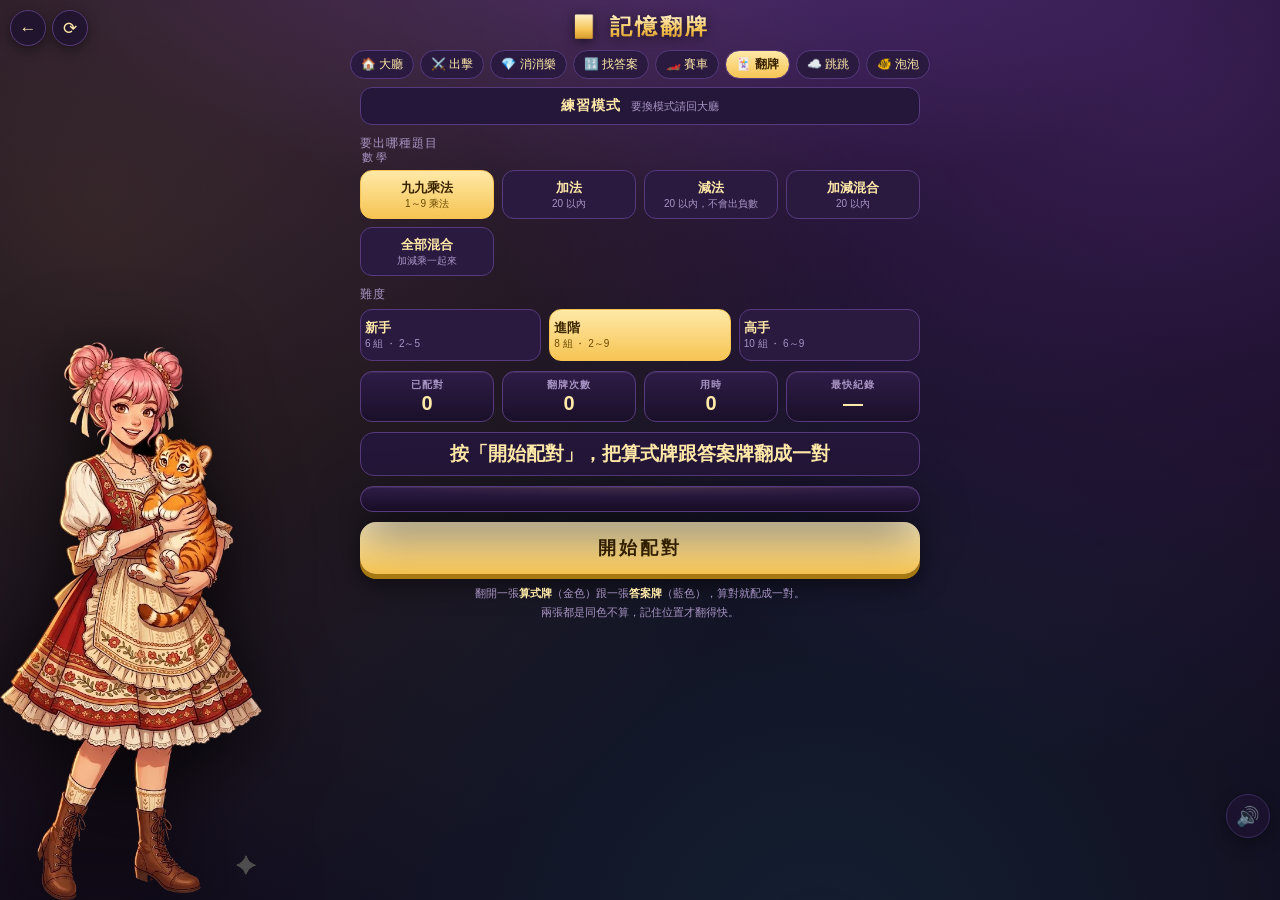
<file: memory.html>
<!doctype html>
<html lang="zh-Hant">
<head>
<meta charset="utf-8">
<meta name="viewport" content="width=device-width,initial-scale=1,viewport-fit=cover">
<title>邊玩邊變強・記憶翻牌</title>
<meta name="theme-color" content="#120b1c">
<link rel="manifest" href="manifest.json">
<link rel="icon" href="assets/icon-192.png">
<link rel="apple-touch-icon" href="assets/icon-192.png">
<meta name="apple-mobile-web-app-capable" content="yes">
<meta name="apple-mobile-web-app-status-bar-style" content="black-translucent">
<meta name="apple-mobile-web-app-title" content="邊玩邊變強">
<link rel="stylesheet" href="assets/common.css">
<style>
.face.imgCard{padding:6px;background:linear-gradient(180deg,#3a2456,#241638)}
.face.imgCard img{width:80%;height:80%;object-fit:contain;filter:drop-shadow(0 4px 8px #0008)}

body{gap:8px}
.wrap{width:min(96vw,560px);display:flex;flex-direction:column;gap:10px}

.board{
  position:relative;display:grid;gap:8px;padding:12px;border-radius:20px;
  background:linear-gradient(180deg,#2e1c47,#170d24);border:1px solid var(--line);
  box-shadow:0 18px 46px #000a,inset 0 1px 0 #ffffff14;
  grid-template-columns:repeat(4,1fr);
}
.board::before{
  content:"";position:absolute;inset:0;border-radius:20px;pointer-events:none;
  background:radial-gradient(70% 60% at 50% 0,#f6c45318,transparent 70%);
}

/* 卡片：3D 翻面 */
.cd{position:relative;aspect-ratio:3/4;perspective:700px;cursor:pointer}
.cdIn{
  position:absolute;inset:0;transform-style:preserve-3d;
  transition:transform .45s cubic-bezier(.2,1.3,.4,1);
}
.cd.up .cdIn,.cd.done .cdIn{transform:rotateY(180deg)}
.face{
  position:absolute;inset:0;border-radius:14px;backface-visibility:hidden;
  display:flex;align-items:center;justify-content:center;overflow:hidden;
  box-shadow:0 6px 16px #0009;
}
/* 牌背 */
.back{
  background:linear-gradient(150deg,#4a3168,#2a1a3f 60%,#3b2456);
  border:2px solid #6b4aa0;
}
.back img{width:64%;height:64%;object-fit:contain;filter:drop-shadow(0 4px 8px #0008);opacity:.95}
.back .ph{font-size:30px}
.back::after{
  content:"";position:absolute;inset:0;
  background:linear-gradient(115deg,transparent 38%,#ffffff26 50%,transparent 62%);
  transform:translateX(-130%);
}
.cd:hover .back::after{animation:sheen .8s ease-out}
@keyframes sheen{to{transform:translateX(130%)}}
/* 牌面 */
.front{
  transform:rotateY(180deg);color:#3a2400;font-weight:900;line-height:1.1;text-align:center;
  background:linear-gradient(180deg,#fff6d8,#f6c453 62%,#dca62c);border:2px solid #b98a1c;
  font-size:clamp(15px,4.2vw,23px);font-variant-numeric:tabular-nums;padding:2px;
}
.front.ansCard{background:linear-gradient(180deg,#dbe9ff,#8fb6ff 62%,#4d7fd6);border-color:#3a63b0;color:#10224a}
.cd.done{cursor:default}
.cd.done .front{
  background:linear-gradient(180deg,#d9ffe6,#4ade80 62%,#1f9d55);border-color:#12603a;color:#08331c;
  box-shadow:0 0 26px #4ade8088;
}
.cd.done{animation:matched .6s cubic-bezier(.2,1.5,.4,1)}
@keyframes matched{40%{transform:scale(1.14)}100%{transform:scale(1)}}
.cd.gone{opacity:.42;filter:saturate(.6)}
.cd.wrong .cdIn{animation:wrongShake .45s}
@keyframes wrongShake{20%{transform:rotateY(180deg) translateX(-8px)}
  50%{transform:rotateY(180deg) translateX(7px)}80%{transform:rotateY(180deg) translateX(-4px)}}

/* 提問條 */
.qbox{
  min-height:44px;display:flex;align-items:center;justify-content:center;gap:10px;
  padding:8px 14px;border-radius:14px;background:#241638;border:1px solid var(--line);
  font-size:clamp(15px,3.6vw,19px);font-weight:800;color:var(--gold2);text-align:center;
}
.qbox.ok{border-color:var(--ok);color:var(--ok);animation:qpop .35s cubic-bezier(.2,1.6,.4,1)}
.qbox.no{border-color:var(--bad);color:var(--bad);animation:qpop .35s}
@keyframes qpop{from{transform:scale(.86)}}

.combo{
  position:absolute;left:50%;top:38%;transform:translateX(-50%);z-index:9;pointer-events:none;
  font-size:clamp(24px,6.5vw,40px);font-weight:900;color:#fff;opacity:0;white-space:nowrap;
  text-shadow:0 0 18px #f6c453,0 4px 0 #a9540f,0 8px 22px #000;
}
.combo.on{animation:cb .8s cubic-bezier(.2,1.5,.4,1)}
@keyframes cb{0%{opacity:0;transform:translateX(-50%) scale(.4)}
  30%{opacity:1;transform:translateX(-50%) scale(1.15)}
  70%{opacity:1;transform:translateX(-50%) scale(1)}
  100%{opacity:0;transform:translateX(-50%) scale(1.1) translateY(-24px)}}
@media (max-width:380px){ .board{gap:6px;padding:8px} }
</style>
</head>
<body>
<img class="hero" id="hero" src="assets/princess.webp" alt="" loading="lazy" decoding="async" fetchpriority="low">
<div class="say" id="say"></div>

<h1>🃏 記憶翻牌</h1>
<nav class="vers"></nav>

<div class="wrap">
  <div id="modebar"></div>
  <div id="topicwrap"><div class="setlab2">要出哪種題目</div>
  <div id="topicbar"></div></div>
  <div class="setlab2">難度</div>
  <div class="levels" id="levels"></div>

  <div class="stats">
    <div class="st"><b>已配對</b><span id="sPair">0</span></div>
    <div class="st"><b>翻牌次數</b><span id="sFlip">0</span></div>
    <div class="st"><b>用時</b><span id="sTime">0</span></div>
    <div class="st"><b>最快紀錄</b><span id="sBest">—</span></div>
  </div>

  <div class="qbox" id="qbox">按「開始配對」，把算式牌跟答案牌翻成一對</div>

  <div class="board" id="board">
    <div class="combo" id="combo"></div>
    <img class="cat" id="cat" src="assets/cat_jump.webp" alt="" loading="lazy" decoding="async">
  </div>

  <button class="btn" id="start" style="width:100%">開始配對</button>
  <p class="note">翻開一張<b>算式牌</b>（金色）跟一張<b>答案牌</b>（藍色），算對就配成一對。<br>
  兩張都是同色不算，記住位置才翻得快。</p>
</div>

<div class="over" id="over"><div class="card">
  <h2 id="oTitle">全部配對完成</h2>
  <div class="big" id="oScore">0</div>
  <div class="line">用時 <span id="oTime">0 秒</span></div>
  <div class="line">翻牌次數 <span id="oFlip">0</span></div>
  <div class="line">最長連續配對 <span id="oCombo">0</span></div>
  <div class="line">獲得金幣 <span id="oGold">0</span></div>
  <div class="line">獲得經驗 <span id="oExp">0</span></div>
  <div class="weak"><h3>最該再練的乘法</h3><ul id="oWeak"></ul></div>
  <button class="btn" id="again">再玩一次</button>
  <button class="btn ghost" style="margin-top:8px;width:100%;height:44px" onclick="location.href='index.html'">回大廳</button>
</div></div>

<script src="assets/common.js"></script>
<script>
Topic.bar($('topicbar'));
Mode.readonly($('modebar'));
document.body.classList.toggle('arcade', Mode.isArcade());
modeBadge();
versionBar('memory.html');

function r(a,b){ return a + ((Math.random()*(b-a+1))|0); }
const BACK_IMG = 'assets/sym_tiger.webp';   // 所有牌背同一款，才不會看背面就知道哪兩張是一對

const LEVELS = [
  {n:'新手', d:'6 組 ・ 2～5', pairs:6, cols:4, pick:()=>[r(2,5), r(2,9)]},
  {n:'進階', d:'8 組 ・ 2～9', pairs:8, cols:4, pick:()=>[r(2,9), r(2,9)]},
  {n:'高手', d:'10 組 ・ 6～9', pairs:10, cols:5, pick:()=>[r(6,9), r(3,9)]}
];
let lvIdx = 1;
$('levels').innerHTML = LEVELS.map((l,i)=>
  '<div class="lv' + (i===lvIdx?' on':'') + '" data-i="' + i + '">' + l.n + '<b>' + l.d + '</b></div>').join('');
$('levels').onclick = e => {
  const el = e.target.closest('.lv'); if(!el || running) return;
  lvIdx = +el.dataset.i;
  [...$('levels').children].forEach((c,i)=>c.classList.toggle('on', i===lvIdx));
  Sfx.tick();
};

const board = $('board');
let running = false, first = null, lock = false;
let flips = 0, pairs = 0, needPairs = 0, combo = 0, bestCombo = 0;
let t0 = 0, timer = 0, elapsed = 0;

/* 娛樂模式：不配算式，改成配同一張圖（純記憶，不用算） */
const FACE_IMGS = ['sym_amber','sym_amethyst','sym_beer','sym_bell','sym_gem','sym_ruby','sym_tiger','sym_bag','sym_free'];
function buildCards(){
  const L = LEVELS[lvIdx];
  if(Mode.isArcade()) return buildCardsArcade(L);
  needPairs = L.pairs;
  board.style.gridTemplateColumns = 'repeat(' + L.cols + ',1fr)';
  [...board.querySelectorAll('.cd')].forEach(c => c.remove());

  const used = new Set(), items = [];
  let guard = 0;
  while(items.length < L.pairs && guard++ < 400){
    let key, text, ans;
    if(Topic.isMul()){
      const p = L.pick(), a = Math.min(p[0],p[1]), b = Math.max(p[0],p[1]);
      key = a + '×' + b; text = a + ' × ' + b; ans = a*b;
    }else{
      const q = makeQ();
      key = q.key; text = q.text; ans = q.ans;
    }
    if(used.has(key) || used.has('ans' + ans)) continue;   // 答案不重複，才不會一對多
    used.add(key); used.add('ans' + ans);
    items.push({key:key, q:text, ans:ans});
  }
  const cards = [];
  items.forEach((it, i) => {
    cards.push({pid:i, type:'q',   text: it.q,        item:it});
    cards.push({pid:i, type:'ans', text: String(it.ans), item:it});
  });
  for(let i=cards.length-1;i>0;i--){ const j=(Math.random()*(i+1))|0; const t=cards[i]; cards[i]=cards[j]; cards[j]=t; }

  cards.forEach(c => {
    const el = document.createElement('div');
    el.className = 'cd';
    el.dataset.pid = c.pid;
    el.dataset.type = c.type;
    el.dataset.key = c.item.key;

    const inner = document.createElement('div'); inner.className = 'cdIn';
    const back = document.createElement('div'); back.className = 'face back';
    const im = document.createElement('img');
    im.alt = '';
    im.onerror = () => {
      const ph = document.createElement('div');
      ph.className = 'ph'; ph.textContent = '💎';
      im.replaceWith(ph);
    };
    im.src = BACK_IMG;
    back.appendChild(im);

    const front = document.createElement('div');
    front.className = 'face front' + (c.type === 'ans' ? ' ansCard' : '');
    front.textContent = c.text;

    inner.append(back, front);
    el.appendChild(inner);
    board.appendChild(el);
  });
}

function buildCardsArcade(L){
  needPairs = L.pairs;
  board.style.gridTemplateColumns = 'repeat(' + L.cols + ',1fr)';
  [...board.querySelectorAll('.cd')].forEach(c => c.remove());

  const pool = FACE_IMGS.slice().sort(() => Math.random() - .5).slice(0, L.pairs);
  const cards = [];
  pool.forEach((g, i) => { cards.push({pid:i, img:g}); cards.push({pid:i, img:g}); });
  for(let i=cards.length-1;i>0;i--){ const j=(Math.random()*(i+1))|0; const t=cards[i]; cards[i]=cards[j]; cards[j]=t; }

  cards.forEach(c => {
    const el = document.createElement('div');
    el.className = 'cd';
    el.dataset.pid = c.pid;
    el.dataset.type = 'img';
    el.dataset.key = c.img;

    const inner = document.createElement('div'); inner.className = 'cdIn';
    const back = document.createElement('div'); back.className = 'face back';
    const bim = document.createElement('img'); bim.alt = ''; bim.src = BACK_IMG;
    bim.onerror = () => { const ph = document.createElement('div'); ph.className = 'ph'; ph.textContent = '💎'; bim.replaceWith(ph); };
    back.appendChild(bim);

    const front = document.createElement('div'); front.className = 'face front imgCard';
    const fim = document.createElement('img'); fim.alt = ''; fim.src = 'assets/' + c.img + '.webp';
    fim.onerror = () => { const ph = document.createElement('div'); ph.className = 'ph'; ph.textContent = '⭐'; fim.replaceWith(ph); };
    front.appendChild(fim);

    inner.append(back, front);
    el.appendChild(inner);
    board.appendChild(el);
  });
}

board.addEventListener('click', e => {
  const el = e.target.closest('.cd');
  if(!el || !running || lock) return;
  if(el.classList.contains('done') || el === first) return;
  el.classList.add('up');
  Sfx.tick(); beep(700, .07, 'sine', .07);
  flips++; $('sFlip').textContent = flips;

  if(!first){ first = el; return; }
  lock = true;
  const sameKind = first.dataset.type === el.dataset.type;
  const match = Mode.isArcade()
    ? first.dataset.pid === el.dataset.pid          // 純玩：配同一張圖
    : (!sameKind && first.dataset.pid === el.dataset.pid);
  const key = first.dataset.key;

  if(match){
    if(!Mode.isArcade()) Stats.mark(key, true);     // 娛樂模式不寫進答題統計
    pairs++; combo++; bestCombo = Math.max(bestCombo, combo);
    $('sPair').textContent = pairs;
    setTimeout(() => {
      [first, el].forEach(c => {
        c.classList.remove('up'); c.classList.add('done');
        sparks(board, c.getBoundingClientRect(), 12, '#ffe9a8');
      });
      floatText(board, el.getBoundingClientRect(), '配對！', '#4ade80');
      Sfx.ok(combo);
      const qb = $('qbox');
      qb.className = 'qbox ok';
      qb.textContent = first.dataset.key.replace(/([×＋－])/,' $1 ') + ' = ' + (first.dataset.type==='ans' ? first.textContent : el.textContent) + '　配對成功';
      if(combo >= 3){
        const c = $('combo');
        c.textContent = combo + ' 連配！';
        c.classList.remove('on'); void c.offsetWidth; c.classList.add('on');
        Char.cat(combo >= 5);
      }
      Char.react(true, combo >= 2);
      setTimeout(()=>{ [first,el].forEach(c=>c.classList.add('gone')); first = null; lock = false;
        if(pairs >= needPairs) finish(); }, 380);
    }, 260);
  }else{
    combo = 0;
    const qb = $('qbox');
    qb.className = 'qbox no';
    qb.textContent = sameKind ? '兩張同一種牌，要一張算式配一張答案' : '不是這一對，再想想';
    Sfx.bad();
    Char.react(false);
    setTimeout(() => {
      [first, el].forEach(c => { c.classList.add('wrong'); });
      setTimeout(()=>{
        [first, el].forEach(c => { c.classList.remove('up','wrong'); });
        first = null; lock = false;
      }, 420);
    }, 380);
  }
});

function tick(){
  elapsed = Math.round((performance.now() - t0) / 1000);
  $('sTime').textContent = elapsed;
}
function start(){
  running = true; first = null; lock = false;
  flips = 0; pairs = 0; combo = 0; bestCombo = 0; elapsed = 0;
  $('sPair').textContent = 0; $('sFlip').textContent = 0; $('sTime').textContent = 0;
  $('qbox').className = 'qbox';
  $('qbox').textContent = '翻開一張算式牌，再翻它的答案牌';
  $('start').textContent = '重新開始';
  buildCards();
  t0 = performance.now();
  clearInterval(timer); timer = setInterval(tick, 500);
}
function finish(){
  running = false;
  clearInterval(timer);
  tick();
  const perfect = needPairs * 2;
  const score = Math.max(20, Math.round(needPairs * 40 - elapsed * 2 - (flips - perfect) * 3));
  const bestT = Best.get('v6_time');
  // 用時越短越好，另存一份「反向分數」方便共用 Best
  if(!bestT || elapsed < bestT){ try{ localStorage.setItem('mul99_best_v6_time', elapsed); }catch(e){} }
  Best.set('v6_score', score);

  const gold = Math.round(score * 0.35), exp = Math.round(score * 0.5);
  Save.d.gold += gold;
  const ups = Save.addExp(exp);
  Save.d.playCount++; Save.put();

  $('oTitle').textContent = elapsed <= needPairs * 6 ? '記憶力超強！' : '全部配對完成';
  $('oScore').textContent = score;
  $('oTime').textContent = elapsed + ' 秒';
  $('oFlip').textContent = flips + '（最少 ' + perfect + '）';
  $('oCombo').textContent = bestCombo;
  $('oGold').textContent = gold;
  $('oExp').textContent = exp + (ups ? '（升 ' + ups + ' 級！）' : '');
  $('oWeak').innerHTML = Stats.weakHTML(8);
  $('over').classList.add('on');
  Sfx.win();
  paintBest();
}
function paintBest(){
  const t = Best.get('v6_time');
  $('sBest').textContent = t ? t + ' 秒' : '—';
}
$('start').onclick = () => { $('over').classList.remove('on'); start(); };
$('again').onclick = () => { $('over').classList.remove('on'); start(); };

startCoins();
paintBest();
</script>
<script src="assets/audio.js"></script>
<script src="assets/lock.js"></script>
</body>
</html>
</file>
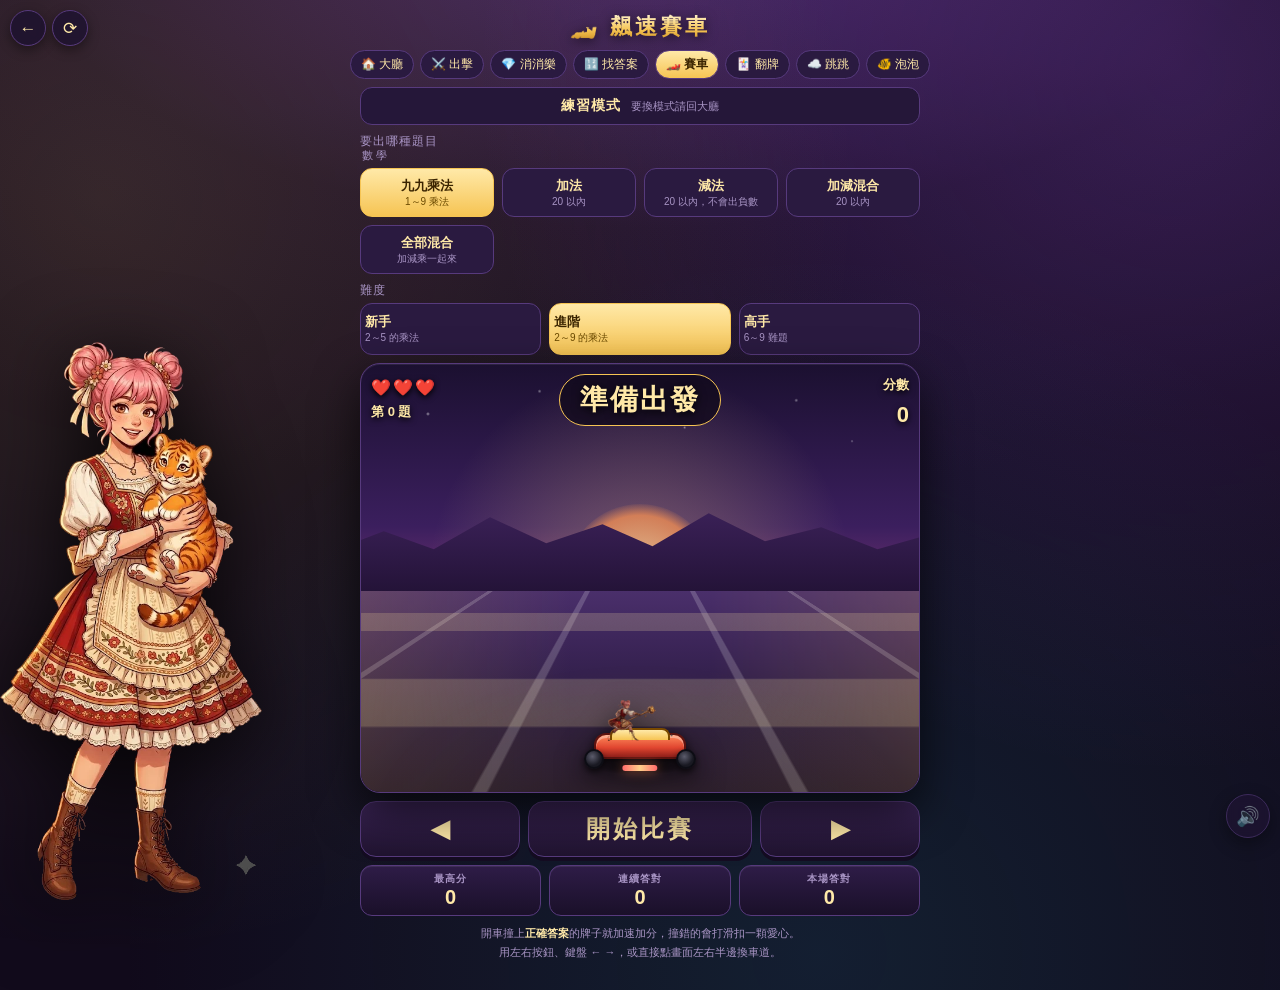
<file: racing.html>
<!doctype html>
<html lang="zh-Hant">
<head>
<meta charset="utf-8">
<meta name="viewport" content="width=device-width,initial-scale=1,viewport-fit=cover">
<title>邊玩邊變強・飆速賽車</title>
<meta name="theme-color" content="#120b1c">
<link rel="manifest" href="manifest.json">
<link rel="icon" href="assets/icon-192.png">
<link rel="apple-touch-icon" href="assets/icon-192.png">
<meta name="apple-mobile-web-app-capable" content="yes">
<meta name="apple-mobile-web-app-status-bar-style" content="black-translucent">
<meta name="apple-mobile-web-app-title" content="邊玩邊變強">
<link rel="stylesheet" href="assets/common.css">
<style>
.board.pass{background:linear-gradient(180deg,#d6ffe6,#4ade80 70%);border-color:#12603a;color:#08331c}
.board.block{background:linear-gradient(180deg,#ffd9d9,#f87171 70%);border-color:#6b1414;color:#3a0808}

body{gap:8px}
.wrap{width:min(96vw,560px);display:flex;flex-direction:column;gap:8px}

/* ---- 賽道舞台 ---- */
.stage{
  position:relative;width:100%;height:min(58vh,430px);height:min(58dvh,430px);border-radius:20px;overflow:hidden;
  border:1px solid var(--line);box-shadow:0 18px 46px #000a,inset 0 1px 0 #ffffff14;
  background:linear-gradient(180deg,#1b1030 0%,#3b1f5e 38%,#6b2f6e 52%,#2a1440 53%,#170d24 100%);
  touch-action:none;user-select:none;
}
/* 遠景：星空與山 */
.sky{position:absolute;left:0;right:0;top:0;height:53%;pointer-events:none}
.sky::before{
  content:"";position:absolute;inset:0;
  background:radial-gradient(circle at 50% 96%,#ffd98a55,transparent 60%),
             radial-gradient(2px 2px at 12% 22%,#ffffff88,transparent),
             radial-gradient(2px 2px at 32% 12%,#ffffff66,transparent),
             radial-gradient(1.6px 1.6px at 58% 28%,#ffffff77,transparent),
             radial-gradient(2px 2px at 78% 16%,#ffffff66,transparent),
             radial-gradient(1.6px 1.6px at 88% 34%,#ffffff55,transparent);
}
.sun{
  position:absolute;left:50%;bottom:0;transform:translate(-50%,42%);width:150px;height:150px;border-radius:50%;
  background:radial-gradient(circle,#ffe9a8,#f69053 60%,#f6905300 72%);opacity:.75;
}
.mts{position:absolute;left:-6%;right:-6%;bottom:0;height:44%;
  background:linear-gradient(180deg,#40245f,#241338);
  clip-path:polygon(0 100%,0 62%,9% 40%,17% 58%,26% 26%,35% 52%,44% 33%,52% 55%,
    61% 22%,70% 50%,79% 36%,88% 58%,96% 44%,100% 62%,100% 100%);
  filter:drop-shadow(0 -2px 14px #a855f744);
}
.mts2{position:absolute;left:-8%;right:-8%;bottom:0;height:30%;opacity:.75;
  background:linear-gradient(180deg,#573a7d,#2b1747);
  clip-path:polygon(0 100%,0 70%,12% 44%,23% 66%,34% 38%,46% 62%,58% 40%,70% 64%,
    82% 46%,92% 66%,100% 52%,100% 100%);
}
/* 路面 */
.road{
  position:absolute;left:0;right:0;bottom:0;height:47%;overflow:hidden;
  background:linear-gradient(180deg,#4a2f6b 0%,#3a2456 30%,#281a3c 66%,#1a1029 100%);
}
.road::after{
  content:"";position:absolute;inset:0;
  background:radial-gradient(70% 120% at 50% 120%,#f6c45322,transparent 70%);
}
.lines{position:absolute;inset:0;perspective:220px;perspective-origin:50% 0}
.linesInner{
  position:absolute;left:-60%;right:-60%;top:0;bottom:-40%;transform:rotateX(66deg);
  transform-origin:50% 0;
  /* 四條車道邊線：投影後正好落在三個車道的邊界 */
  background:
    linear-gradient(90deg,transparent calc(50% - 125px * var(--k,1)),#ffffff2e calc(50% - 125px * var(--k,1)) calc(50% - 121px * var(--k,1)),transparent calc(50% - 121px * var(--k,1))),
    linear-gradient(90deg,transparent calc(50% - 45px * var(--k,1)),#ffffff2e calc(50% - 45px * var(--k,1)) calc(50% - 41px * var(--k,1)),transparent calc(50% - 41px * var(--k,1))),
    linear-gradient(90deg,transparent calc(50% + 41px * var(--k,1)),#ffffff2e calc(50% + 41px * var(--k,1)) calc(50% + 45px * var(--k,1)),transparent calc(50% + 45px * var(--k,1))),
    linear-gradient(90deg,transparent calc(50% + 121px * var(--k,1)),#ffffff2e calc(50% + 121px * var(--k,1)) calc(50% + 125px * var(--k,1)),transparent calc(50% + 125px * var(--k,1))),
    linear-gradient(180deg,transparent,transparent);
}
/* 路面往前跑：原本是動 background-position，等於每一幀重畫一整片還帶 3D 變形，
   手機實測只有 15fps。改成獨立一層用 transform 位移（走合成、不重繪）就回到 60fps */
.linesInner .dash{
  position:absolute;left:0;right:0;top:-96px;bottom:0;
  background:repeating-linear-gradient(180deg,#ffe9a833 0 26px,transparent 26px 70px);
  animation:roadRun .5s linear infinite;will-change:transform;
}
@keyframes roadRun{to{transform:translate3d(0,96px,0)}}
.edge{position:absolute;bottom:0;width:38%;height:100%;pointer-events:none;
  background:linear-gradient(90deg,#f6c45326,transparent)}
.edge.r{right:0;transform:scaleX(-1)}

/* 速度線 */
.speed{position:absolute;inset:0;pointer-events:none;opacity:0;transition:opacity .2s}
.speed i{position:absolute;width:2px;border-radius:2px;background:linear-gradient(180deg,transparent,#ffe9a8,transparent);
  animation:zoom .45s linear infinite}
@keyframes zoom{from{transform:translateY(-40px) scaleY(.4);opacity:0}
  40%{opacity:1}to{transform:translateY(120px) scaleY(1.8);opacity:0}}
.stage.fast .speed{opacity:.85}

/* 玩家車 */
.car{
  position:absolute;bottom:6%;left:50%;width:clamp(78px,20vw,104px);z-index:6;
  transform:translateX(-50%);transition:transform .18s cubic-bezier(.2,1.5,.4,1);
  filter:drop-shadow(0 10px 14px #000b);pointer-events:none;
}
.car .rider{width:64%;margin:0 auto -12% auto;display:block;position:relative;z-index:2}
.car .ph{font-size:44px;text-align:center;line-height:1;position:relative;z-index:2}
/* 卡丁車車體（純 CSS，不另外生圖） */
.kart{position:relative;width:100%;height:38px;z-index:1}
.kart .body{
  position:absolute;left:6%;right:6%;top:4px;height:26px;border-radius:12px 12px 9px 9px;
  background:linear-gradient(180deg,#ff8a5c,#e0452f 58%,#8f1f1a);
  border:2px solid #5d130f;box-shadow:inset 0 3px 0 #ffffff55,0 4px 10px #000a;
}
.kart .body::after{
  content:"";position:absolute;left:16%;right:16%;top:-7px;height:10px;border-radius:8px 8px 0 0;
  background:linear-gradient(180deg,#ffe9a8,#f6c453);border:2px solid #7a4a00;border-bottom:none;
}
.kart .wheel{
  position:absolute;bottom:-2px;width:20px;height:20px;border-radius:50%;
  background:radial-gradient(circle at 40% 35%,#5b5b6b,#191922 62%);
  border:2px solid #0d0d14;box-shadow:0 3px 6px #000a;
}
.kart .wheel.l{left:-4px}
.kart .wheel.r{right:-4px}
.kart .lamp{
  position:absolute;left:50%;transform:translateX(-50%);bottom:-4px;width:34%;height:6px;border-radius:99px;
  background:linear-gradient(90deg,#ff6b6b,#ffd08a,#ff6b6b);box-shadow:0 0 12px #ff8a5caa;
}
.car .shadow{position:absolute;left:50%;bottom:-8px;transform:translateX(-50%);width:82%;height:14px;border-radius:50%;
  background:radial-gradient(ellipse,#000000aa,transparent 70%)}
.car .boost{
  position:absolute;left:50%;bottom:-6px;transform:translateX(-50%);width:44px;height:70px;opacity:0;
  background:radial-gradient(ellipse at 50% 0,#ffe9a8,#f6905399 45%,transparent 72%);
  filter:blur(2px);
}
.car.go .boost{animation:boost .5s ease-out}
@keyframes boost{0%{opacity:1;height:20px}100%{opacity:0;height:110px}}
.car.hit .inner{animation:carHit .5s}
@keyframes carHit{0%,100%{transform:rotate(0)}20%{transform:rotate(-13deg) translateX(-12px)}
  50%{transform:rotate(11deg) translateX(10px)}80%{transform:rotate(-5deg)}}

/* 答案閘門 */
.gate{
  position:absolute;left:50%;top:0;z-index:5;transform-origin:50% 100%;pointer-events:none;
  will-change:transform;
}
.gate .board{
  min-width:74px;padding:8px 12px;border-radius:14px;text-align:center;
  font-size:30px;font-weight:900;font-variant-numeric:tabular-nums;color:#3a2400;
  background:linear-gradient(180deg,#fff6d8,#f6c453 62%,#d99a22);
  border:3px solid #7a4a00;box-shadow:0 6px 0 #7a4a00,0 12px 26px #000a;
}
.gate .pole{width:8px;height:26px;margin:0 auto;background:linear-gradient(90deg,#6b5030,#c9a86a,#6b5030)}
.gate.good .board{background:linear-gradient(180deg,#d9ffe6,#4ade80 62%,#1f9d55);border-color:#12603a;
  box-shadow:0 6px 0 #12603a,0 0 34px #4ade8099}
.gate.bad .board{background:linear-gradient(180deg,#ffdcdc,#f87171 62%,#b03030);border-color:#6b1414;
  box-shadow:0 6px 0 #6b1414,0 0 30px #f8717199}
.gate.pop .board{animation:gatePop .3s ease-out}
@keyframes gatePop{50%{transform:scale(1.25)}}

/* 題目 */
.qbar{
  position:absolute;left:50%;top:10px;transform:translateX(-50%);z-index:8;padding:6px 20px;border-radius:99px;
  background:#120b1cc9;border:1px solid var(--gold);backdrop-filter:blur(6px);
  font-size:clamp(20px,5vw,28px);font-weight:900;color:var(--gold2);letter-spacing:2px;
  text-shadow:0 2px 10px #000;white-space:nowrap;
}
.qbar.pulse{animation:qp .4s cubic-bezier(.2,1.6,.4,1)}
@keyframes qp{from{transform:translateX(-50%) scale(.7);opacity:0}}
.hud{position:absolute;left:10px;top:10px;z-index:8;font-size:13px;font-weight:800;color:var(--gold2);
  text-shadow:0 2px 6px #000;line-height:1.7}
.hud .hp{letter-spacing:2px;font-size:16px}
.hud2{position:absolute;right:10px;top:10px;z-index:8;text-align:right;font-size:13px;
  font-weight:800;color:var(--gold2);text-shadow:0 2px 6px #000;line-height:1.7}
.big{font-size:22px;font-variant-numeric:tabular-nums}

.flash{position:absolute;inset:0;z-index:9;pointer-events:none;opacity:0}
.flash.ok{background:radial-gradient(circle at 50% 80%,#4ade8066,transparent 65%);animation:fl .45s}
.flash.no{background:radial-gradient(circle at 50% 80%,#f8717177,transparent 65%);animation:fl .45s}
@keyframes fl{from{opacity:1}to{opacity:0}}
.stage.shake{animation:stShake .32s}
@keyframes stShake{20%{transform:translate(-7px,4px)}45%{transform:translate(6px,-3px)}
  70%{transform:translate(-3px,2px)}100%{transform:none}}

.ctrls{display:flex;gap:8px}
.ctrls button{
  flex:1;height:56px;border-radius:16px;border:1px solid var(--line);cursor:pointer;
  background:linear-gradient(180deg,#3b2456,#20132f);color:var(--gold2);font-size:24px;font-weight:900;
  box-shadow:0 4px 0 #150c22;
}
.ctrls button:active{transform:translateY(3px);box-shadow:none}
.combo{
  position:absolute;left:50%;top:34%;transform:translateX(-50%);z-index:9;pointer-events:none;
  font-size:clamp(26px,7vw,44px);font-weight:900;color:#fff;opacity:0;white-space:nowrap;
  text-shadow:0 0 18px #f6c453,0 4px 0 #a9540f,0 8px 22px #000;
}
.combo.on{animation:cb .8s cubic-bezier(.2,1.5,.4,1)}
@keyframes cb{0%{opacity:0;transform:translateX(-50%) scale(.4) rotate(-8deg)}
  30%{opacity:1;transform:translateX(-50%) scale(1.15) rotate(3deg)}
  70%{opacity:1;transform:translateX(-50%) scale(1)}
  100%{opacity:0;transform:translateX(-50%) scale(1.1) translateY(-24px)}}
</style>
</head>
<body>
<img class="hero" id="hero" src="assets/princess.webp" alt="" loading="lazy" decoding="async" fetchpriority="low">
<div class="say" id="say"></div>

<h1>🏎️ 飆速賽車</h1>
<nav class="vers"></nav>

<div class="wrap">
  <div id="modebar"></div>
  <div id="topicwrap"><div class="setlab2">要出哪種題目</div>
  <div id="topicbar"></div></div>
  <div class="setlab2">難度</div>
  <div class="levels" id="levels"></div>

  <div class="stage" id="stage">
    <div class="sky"><div class="sun"></div><div class="mts2"></div><div class="mts"></div></div>
    <div class="road">
      <div class="lines"><div class="linesInner"><div class="dash"></div></div></div>
      <div class="edge"></div><div class="edge r"></div>
    </div>
    <div class="speed" id="speed"></div>
    <div class="qbar pulse" id="qbar">準備出發</div>
    <div class="hud"><div class="hp" id="hp">❤️❤️❤️</div><div>第 <span id="qno">0</span> 題</div></div>
    <div class="hud2"><div>分數</div><div class="big" id="score">0</div></div>
    <div class="combo" id="combo"></div>
    <div class="flash" id="flash"></div>
    <div class="car" id="car"><div class="boost"></div><div class="inner" id="carInner"><img class="rider" id="carImg" src="assets/char_knight.webp" alt=""><div class="kart"><div class="body"></div><div class="wheel l"></div><div class="wheel r"></div><div class="lamp"></div></div></div><div class="shadow"></div></div>
    <img class="cat" id="cat" src="assets/cat_jump.webp" alt="" loading="lazy" decoding="async">
  </div>

  <div class="ctrls">
    <button id="bl">◀</button>
    <button class="btn" id="start" style="flex:1.4">開始比賽</button>
    <button id="br">▶</button>
  </div>

  <div class="stats">
    <div class="st"><b>最高分</b><span id="best">0</span></div>
    <div class="st"><b>連續答對</b><span id="cmb">0</span></div>
    <div class="st"><b>本場答對</b><span id="okn">0</span></div>
  </div>
  <p class="note">開車撞上<b>正確答案</b>的牌子就加速加分，撞錯的會打滑扣一顆愛心。<br>
  用左右按鈕、鍵盤 ← →，或直接點畫面左右半邊換車道。</p>
</div>

<div class="over" id="over"><div class="card">
  <h2 id="oTitle">比賽結束</h2>
  <div class="big" id="oScore">0</div>
  <div class="line">答對題數 <span id="oOk">0</span></div>
  <div class="line">最長連續答對 <span id="oCombo">0</span></div>
  <div class="line">獲得金幣 <span id="oGold">0</span></div>
  <div class="line">獲得經驗 <span id="oExp">0</span></div>
  <div class="weak"><h3>最該再練的乘法</h3><ul id="oWeak"></ul></div>
  <button class="btn" id="again">再比一場</button>
  <button class="btn ghost" style="margin-top:8px;width:100%;height:44px" onclick="location.href='index.html'">回大廳</button>
</div></div>

<script src="assets/common.js"></script>
<script>
Topic.bar($('topicbar'));
Mode.readonly($('modebar'));
document.body.classList.toggle('arcade', Mode.isArcade());
modeBadge();
versionBar('racing.html');

function r(a,b){ return a + ((Math.random()*(b-a+1))|0); }

/* ---- 難度 ---- */
const LEVELS = [
  {k:'easy', n:'新手', d:'2～5 的乘法', ms:3000, pick:()=>[r(2,5), r(2,9)]},
  {k:'mid',  n:'進階', d:'2～9 的乘法', ms:2500, pick:()=>[r(2,9), r(2,9)]},
  {k:'hard', n:'高手', d:'6～9 難題',   ms:2050, pick:()=>[r(6,9), r(3,9)]}
];
let lvIdx = 1;
$('levels').innerHTML = LEVELS.map((l,i)=>
  '<div class="lv' + (i===lvIdx?' on':'') + '" data-i="' + i + '">' + l.n + '<b>' + l.d + '</b></div>').join('');
$('levels').onclick = e => {
  const el = e.target.closest('.lv'); if(!el || running) return;
  lvIdx = +el.dataset.i;
  [...$('levels').children].forEach((c,i)=>c.classList.toggle('on', i===lvIdx));
  Sfx.tick();
};

/* ---- 車子換成選到的角色 ---- */
(() => {
  const h = heroOf(Save.d.hero);
  const img = $('carImg');
  img.onerror = () => {
    const ph = document.createElement('div');
    ph.className = 'ph'; ph.textContent = h.icon;
    img.replaceWith(ph);
  };
  img.src = h.frames ? 'assets/fx_hero_ready.webp' : h.img;
})();

/* ---- 速度線 ---- */
(() => {
  const box = $('speed');
  for(let i=0;i<16;i++){
    const s = document.createElement('i');
    s.style.left = (Math.random()*100) + '%';
    s.style.top = (46 + Math.random()*50) + '%';
    s.style.height = (24 + Math.random()*40) + 'px';
    s.style.animationDelay = (Math.random()*.45) + 's';
    box.appendChild(s);
  }
})();

/* ---- 遊戲狀態 ---- */
const stage = $('stage'), car = $('car');
let lane = 1, running = false, hp = 3, score = 0, combo = 0, bestCombo = 0, okCount = 0, qno = 0;
let gates = [], cur = null, raf = 0, lastT = 0;

const LANE_X = [-108, 0, 108];   // scale=1 時的水平位移
const HORIZON = 0.53;            // 地平線在舞台高度的比例

function setLane(i){
  lane = Math.max(0, Math.min(2, i));
  const w = stage.clientWidth;
  stage.style.setProperty('--k', (w/460).toFixed(3));
  car.style.transform = 'translateX(calc(-50% + ' + (LANE_X[lane] * 1.3 * w / 460).toFixed(1) + 'px)) rotate(' + ((lane-1)*5) + 'deg)';
  Sfx.tick();
}
$('bl').onclick = () => running && setLane(lane-1);
$('br').onclick = () => running && setLane(lane+1);
addEventListener('keydown', e => {
  if(!running) return;
  if(e.key === 'ArrowLeft'){ setLane(lane-1); e.preventDefault(); }
  if(e.key === 'ArrowRight'){ setLane(lane+1); e.preventDefault(); }
});
stage.addEventListener('pointerdown', e => {
  if(!running) return;
  const rect = stage.getBoundingClientRect();
  setLane(e.clientX - rect.left < rect.width/2 ? lane-1 : lane+1);
});

/* ---- 出題 ---- */
function nextQuestion(){
  if(Mode.isArcade()) return nextQuestionArcade();
  const L = LEVELS[lvIdx];
  /* 乘法沿用這一關自己的出題範圍（難度分段才有意義），加減法走共用出題器 */
  let q;
  if(Topic.isMul()){
    const pair = L.pick(), a = pair[0], b = pair[1];
    q = {a:a, b:b, op:'×', ans:a*b, text:a + ' × ' + b, key:a + '×' + b};
  }else{
    q = makeQ();
  }
  const a = q.a, b = q.b, ans = q.ans;
  const opts = makeOptions(q, 3);

  qno++; $('qno').textContent = qno;
  const qb = $('qbar');
  qb.textContent = q.text + ' = ?';
  qb.classList.remove('pulse'); void qb.offsetWidth; qb.classList.add('pulse');

  gates.forEach(g => g.remove()); gates = [];
  for(let i=0;i<3;i++){
    const g = document.createElement('div');
    g.className = 'gate';
    g.innerHTML = '<div class="board">' + opts[i] + '</div><div class="pole"></div>';
    stage.appendChild(g);
    gates.push(g);
  }
  cur = {a:a, b:b, ans:ans, key:q.key, opts:opts, p:0, ms:L.ms, done:false, els:gates};
}

/* 娛樂模式：不算數學，三個閘門只有一個開著，其他是路障，看到就要換道 */
function nextQuestionArcade(){
  const okIdx = (Math.random()*3)|0;
  qno++; $('qno').textContent = qno;
  const qb = $('qbar');
  qb.textContent = '開到沒有路障的那一道';
  qb.classList.remove('pulse'); void qb.offsetWidth; qb.classList.add('pulse');

  gates.forEach(g => g.remove()); gates = [];
  for(let i=0;i<3;i++){
    const g = document.createElement('div');
    g.className = 'gate';
    g.innerHTML = '<div class="board' + (i === okIdx ? ' pass' : ' block') + '">' +
                  (i === okIdx ? '➜' : '🚧') + '</div><div class="pole"></div>';
    stage.appendChild(g);
    gates.push(g);
  }
  /* 越玩越快：每五題縮短一點衝過來的時間，最低 1.1 秒 */
  const ms = Math.max(1100, LEVELS[lvIdx].ms - Math.floor(qno/5)*120);
  cur = {arcade:true, okIdx:okIdx, opts:[0,1,2], p:0, ms:ms, done:false, els:gates};
}

/* ---- 每幀更新 ---- */
function frame(t){
  if(!running) return;
  const dt = Math.min(60, t - lastT); lastT = t;
  if(cur && !cur.done){
    cur.p += dt / cur.ms;
    const H = stage.clientHeight, W = stage.clientWidth;
    const p = cur.p;
    const s = 0.24 + Math.pow(p, 1.7) * 1.06;
    const y = H * HORIZON + (H * (0.99 - HORIZON)) * Math.pow(p, 2.1);
    for(let i=0;i<3;i++){
      const g = cur.els[i];
      const x = LANE_X[i] * s * (W/460);
      g.style.transform = 'translate(-50%,-100%) translate(' + x + 'px,' + y + 'px) scale(' + s.toFixed(3) + ')';
      g.style.opacity = Math.min(1, p*4);
    }
    if(p >= 1){ cur.done = true; judge(); }
  }
  raf = requestAnimationFrame(frame);
}

function judge(){
  const ok = cur.arcade ? (lane === cur.okIdx) : (cur.opts[lane] === cur.ans);
  if(!cur.arcade) Stats.mark(cur.key, ok);       // 娛樂模式不寫進答題統計
  cur.els[cur.arcade ? cur.okIdx : cur.opts.indexOf(cur.ans)].classList.add('good','pop');
  if(!ok) cur.els[lane].classList.add('bad','pop');

  const fl = $('flash');
  fl.className = 'flash ' + (ok ? 'ok' : 'no');
  setTimeout(()=>{ fl.className = 'flash'; }, 460);

  if(ok){
    combo++; okCount++; bestCombo = Math.max(bestCombo, combo);
    const gain = 10 + combo * 2;
    score += gain;
    car.classList.remove('go'); void car.offsetWidth; car.classList.add('go');
    stage.classList.add('fast');
    setTimeout(()=>stage.classList.remove('fast'), 700);
    Sfx.ok(combo); Sfx.hit(combo >= 5);
    sparks(stage, car.getBoundingClientRect(), 10 + Math.min(combo,8)*2, combo>=5 ? '#4ade80' : '#ffe9a8');
    floatText(stage, car.getBoundingClientRect(), '+' + gain, '#4ade80');
    if(combo >= 3){
      const c = $('combo');
      c.textContent = combo + ' 連擊！';
      c.classList.remove('on'); void c.offsetWidth; c.classList.add('on');
      Char.cat(combo >= 6);
    }
    Char.react(true, combo >= 3);
  }else{
    combo = 0; hp--;
    car.classList.remove('hit'); void car.offsetWidth; car.classList.add('hit');
    stage.classList.remove('shake'); void stage.offsetWidth; stage.classList.add('shake');
    Sfx.hurt(); Sfx.bad();
    sparks(stage, car.getBoundingClientRect(), 16, '#f87171');
    floatText(stage, car.getBoundingClientRect(), cur.ans, '#ffe9a8');
    Char.react(false);
  }
  paint();
  setTimeout(() => {
    if(!running) return;
    if(hp <= 0){ finish(); return; }
    nextQuestion();
  }, ok ? 620 : 900);
}

function paint(){
  $('score').textContent = score;
  $('hp').textContent = '❤️'.repeat(Math.max(0,hp)) + '🖤'.repeat(Math.max(0, 3-hp));
  $('cmb').textContent = combo;
  $('okn').textContent = okCount;
  $('best').textContent = Best.get('v5_score');
}

function start(){
  running = true; hp = 3; score = 0; combo = 0; bestCombo = 0; okCount = 0; qno = 0;
  gates.forEach(g=>g.remove()); gates = [];
  $('start').textContent = '比賽中…';
  $('start').disabled = true;
  setLane(1); paint();
  nextQuestion();
  lastT = performance.now();
  cancelAnimationFrame(raf); raf = requestAnimationFrame(frame);
}
function finish(){
  running = false;
  cancelAnimationFrame(raf);
  gates.forEach(g=>g.remove()); gates = [];
  $('start').textContent = '再比一場'; $('start').disabled = false;
  $('qbar').textContent = '比賽結束';
  Best.set('v5_score', score);

  const gold = Math.round(score * 0.35), exp = Math.round(score * 0.5);
  Save.d.gold += gold;
  const ups = Save.addExp(exp);
  Save.d.playCount++; Save.put();

  $('oTitle').textContent = okCount >= 10 ? '車神等級！' : (okCount >= 5 ? '跑得不錯！' : '再挑戰一次');
  $('oScore').textContent = score;
  $('oOk').textContent = okCount;
  $('oCombo').textContent = bestCombo;
  $('oGold').textContent = gold;
  $('oExp').textContent = exp + (ups ? '（升 ' + ups + ' 級！）' : '');
  $('oWeak').innerHTML = Stats.weakHTML(8);
  $('over').classList.add('on');
  okCount >= 5 ? Sfx.win() : Sfx.lose();
  paint();
}
$('start').onclick = () => { $('over').classList.remove('on'); start(); };
$('again').onclick = () => { $('over').classList.remove('on'); start(); };
addEventListener('resize', () => setLane(lane));

startCoins();
setLane(1);
paint();
</script>
<script src="assets/audio.js"></script>
<script src="assets/lock.js"></script>
</body>
</html>
</file>
<file: assets/common.css>
/* 九宮虎姬 共用樣式：三個玩法版本都吃這一份 */
:root{
  --bg:#120b1c; --panel:#1d1230; --line:#573a7d;
  --gold:#f6c453; --gold2:#ffe9a8; --text:#f6efff; --dim:#a894c4;
  --ok:#4ade80; --bad:#f87171; --p1:#f6c453; --p2:#6ea8ff;
}
*{box-sizing:border-box;margin:0;padding:0;-webkit-tap-highlight-color:transparent}
html,body{overflow-x:hidden}
/* ⚠ 2026-08-23 Steve 回報：電腦滑鼠滾輪完全滾不動整個網頁。
   實測抓出來是這行原本掛在 html,body 上的 overscroll-behavior-y:contain 造成的——
   本意是防手機下拉刷新，結果連桌機滑鼠滾輪的捲動一起吃掉了（Chromium 的已知邊界案例，
   把它設在 html 與 body 兩層同時生效時會整個吃掉捲動，不是只擋滾動鏈接到瀏覽器本身）。
   改成只在觸控裝置上生效，滑鼠使用者（pointer:fine）完全不受影響。 */
@media (pointer:coarse){
  html,body{overscroll-behavior-y:contain}
}
body{
  min-height:100dvh;color:var(--text);
  font-family:"Noto Sans TC","PingFang TC","Microsoft JhengHei",sans-serif;
  background:radial-gradient(90% 60% at 50% -10%,#4b2a6b 0%,#1c1029 55%,var(--bg) 100%);
  display:flex;flex-direction:column;align-items:center;gap:10px;padding:12px 10px 28px;
}
body::before{
  content:"";position:fixed;inset:-20%;z-index:-2;pointer-events:none;
  background:
    radial-gradient(circle at 20% 30%,#f6c45322,transparent 45%),
    radial-gradient(circle at 80% 20%,#a855f733,transparent 40%),
    radial-gradient(circle at 60% 90%,#22d3ee1a,transparent 45%);
  will-change:transform;animation:drift 18s ease-in-out infinite alternate;
}
/* ⚠ 這裡不要放 scale：整片是比視窗還大的一層，縮放會每一幀重新光柵化，
   量出來單這一項就吃掉主執行緒 140ms/秒（CPU 節流 6 倍）。只留位移，看起來一樣。 */
@keyframes drift{to{transform:translate3d(2%,-2%,0)}}

h1{
  font-size:clamp(16px,2.4vw,22px);letter-spacing:3px;text-align:center;
  background:linear-gradient(180deg,#fff6d8,var(--gold) 60%,#c98a1e);
  -webkit-background-clip:text;background-clip:text;color:transparent;
  filter:drop-shadow(0 2px 6px #0009);
}

/* 版本切換列 */
.vers{display:flex;gap:6px;flex-wrap:wrap;justify-content:center}
.vers a{
  font-size:12px;text-decoration:none;color:var(--gold2);padding:5px 10px;border-radius:99px;
  border:1px solid var(--line);background:#2a1a40;
}
.vers a.on{background:linear-gradient(180deg,var(--gold2),var(--gold));color:#3a2400;font-weight:700}

/* 角色 */
.hero{display:none}
@media (min-width:1080px){
  .hero{
    display:block;position:fixed;left:0;bottom:0;
    height:min(62vh,620px);width:auto;max-width:25vw;object-fit:contain;object-position:bottom center;
    z-index:-1;pointer-events:none;filter:drop-shadow(0 12px 40px #000c);
    animation:float 6s ease-in-out infinite alternate;
  }
  .say.on{display:block;animation:sayIn .35s cubic-bezier(.2,1.6,.4,1)}
}
@keyframes float{to{transform:translateY(-12px)}}
.hero.react{animation:heroJump .6s cubic-bezier(.2,1.5,.4,1)}
@keyframes heroJump{
  30%{transform:translateY(-26px) scale(1.06) rotate(-2deg)}
  60%{transform:translateY(4px) scale(.98)}100%{transform:none}
}
.hero.shake{animation:heroShake .5s}
@keyframes heroShake{20%{transform:rotate(-3deg)}45%{transform:rotate(3deg)}70%{transform:rotate(-2deg)}100%{transform:none}}
.hero.glow{filter:drop-shadow(0 0 26px #f6c453cc) drop-shadow(0 12px 40px #000c)}
.say{
  display:none;position:fixed;left:min(20vw,250px);bottom:min(52vh,420px);z-index:3;
  max-width:190px;padding:10px 14px;border-radius:16px 16px 16px 4px;
  background:linear-gradient(180deg,#fff8e6,#ffe9a8);color:#3a2400;
  font-size:15px;font-weight:800;line-height:1.5;text-align:center;box-shadow:0 8px 24px #000a;
}
@keyframes sayIn{from{transform:scale(.6) translateY(10px);opacity:0}}
.cat{
  position:absolute;right:min(-6vw,-46px);bottom:-18px;width:min(24vw,150px);z-index:8;
  pointer-events:none;transform:translateY(125%) rotate(12deg);opacity:0;
  transition:transform .45s cubic-bezier(.2,1.7,.4,1),opacity .2s linear;
  filter:drop-shadow(0 8px 20px #000a);
}
.cat.on{transform:translateY(6%) rotate(0);opacity:1}
.cat.big{animation:catBig .9s cubic-bezier(.2,1.5,.4,1)}
@keyframes catBig{40%{transform:translateY(-6%) scale(1.22) rotate(-6deg)}100%{transform:translateY(6%)}}

/* 背景金幣 */
.coin{
  position:fixed;top:-40px;z-index:-1;pointer-events:none;width:22px;height:22px;border-radius:50%;
  background:radial-gradient(circle at 35% 30%,#fff3c4,#f6c453 45%,#b8860b 78%,#f6c45300 100%);
  will-change:transform,opacity;animation:fall linear forwards;
}
@keyframes fall{
  0%{transform:translate3d(0,0,0) rotate(0);opacity:0}10%{opacity:.85}
  90%{opacity:.5}100%{transform:translate3d(0,105vh,0) rotate(720deg);opacity:0}
}

/* 共用元件 */
.stats{display:flex;gap:8px;width:min(96vw,560px)}
.st{
  flex:1;background:linear-gradient(180deg,#2e1c47,#1a1029);border:1px solid var(--line);
  border-radius:12px;padding:6px 4px;text-align:center;box-shadow:inset 0 1px 0 #ffffff14;
}
.st b{display:block;font-size:10px;color:var(--dim);letter-spacing:1px}
.st span{font-size:clamp(15px,2.6vw,20px);color:var(--gold2);font-weight:700;font-variant-numeric:tabular-nums}
.st.warn span{color:var(--bad);animation:pulse .5s infinite alternate}
@keyframes pulse{to{transform:scale(1.12)}}

.timebar{width:min(96vw,560px);height:8px;border-radius:99px;background:#2a1a3d;
  overflow:hidden;border:1px solid var(--line)}
.timebar i{display:block;height:100%;border-radius:99px;
  background:linear-gradient(90deg,#4ade80,#f6c453 60%,#f87171);transition:width .25s linear}

.btn{
  height:52px;border:none;border-radius:16px;cursor:pointer;font-size:18px;font-weight:800;
  letter-spacing:3px;color:#3a2400;background:linear-gradient(180deg,#fff0c4,var(--gold));
  box-shadow:0 5px 0 #a97a12,0 10px 26px #0008;
}
.btn:active{transform:translateY(4px);box-shadow:0 1px 0 #a97a12}
.btn.ghost{background:#2a1a40;color:var(--gold2);border:1px solid var(--line);box-shadow:none;font-weight:700}

/* 左上角固定小按鈕：返回上一頁／重新整理，八頁共用（見 common.js） */
.pagectrl{
  position:fixed;left:10px;top:10px;z-index:40;display:flex;gap:6px;
  padding-top:env(safe-area-inset-top,0);
}
.pcbtn{
  width:36px;height:36px;border-radius:50%;border:1px solid var(--line);cursor:pointer;
  background:#1d1230cc;color:var(--gold2);font-size:17px;line-height:1;
  display:flex;align-items:center;justify-content:center;backdrop-filter:blur(4px);
  box-shadow:0 4px 12px #0006;
}
.pcbtn:active{transform:translateY(2px)}
@media (max-width:480px){
  .pagectrl{left:8px;top:8px;gap:5px}
  .pcbtn{width:32px;height:32px;font-size:15px}
}
.levels{display:flex;gap:8px;width:min(96vw,560px)}
.lv{
  flex:1;padding:9px 4px;border-radius:12px;cursor:pointer;font-size:13px;font-weight:700;
  border:1px solid var(--line);background:#2a1a40;color:var(--gold2);line-height:1.4;
}
.lv b{display:block;font-size:10px;font-weight:500;color:var(--dim)}
.lv.on{background:linear-gradient(180deg,var(--gold2),var(--gold));color:#3a2400;border-color:var(--gold)}
.lv.on b{color:#6b4a00}
.note{font-size:11px;color:var(--dim);text-align:center;max-width:560px;line-height:1.7}
.note b{color:var(--gold2)}

/* 飄分與粒子 */
.float{
  position:absolute;pointer-events:none;font-weight:800;font-size:clamp(14px,3vw,22px);
  color:var(--gold2);text-shadow:0 2px 8px #000;z-index:9;animation:floatup .9s ease-out forwards;
}
@keyframes floatup{to{transform:translateY(-46px) scale(1.15);opacity:0}}
.spark{position:absolute;width:7px;height:7px;border-radius:50%;pointer-events:none;z-index:9;
  animation:spark .7s ease-out forwards}
@keyframes spark{to{transform:translate(var(--dx),var(--dy)) scale(.2);opacity:0}}

/* 結算 */
.over{position:fixed;inset:0;z-index:20;display:none;align-items:center;justify-content:center;
  background:#0b0714dd;backdrop-filter:blur(6px);padding:16px}
.over.on{display:flex;animation:fade .3s}
@keyframes fade{from{opacity:0}}
.card{
  width:min(94vw,460px);background:linear-gradient(180deg,#2f1d48,#1a1028);border:1px solid var(--line);
  border-radius:20px;padding:20px;text-align:center;box-shadow:0 20px 60px #000b;
  animation:cardin .4s cubic-bezier(.2,1.5,.4,1);max-height:92vh;overflow:auto;
}
@keyframes cardin{from{transform:scale(.85) translateY(20px);opacity:0}}
.card h2{font-size:24px;color:var(--gold);letter-spacing:2px;margin-bottom:4px}
.card .big{font-size:44px;font-weight:900;color:var(--gold2);margin:6px 0;
  font-variant-numeric:tabular-nums;text-shadow:0 3px 0 #7a4a00}
.card .line{display:flex;justify-content:space-between;font-size:14px;color:var(--dim);
  padding:6px 2px;border-bottom:1px dashed #ffffff1a}
.card .line span{color:var(--text);font-weight:700}
.weak{margin-top:12px;text-align:left}
.weak h3{font-size:13px;color:var(--gold);margin-bottom:6px}
.weak ul{list-style:none;display:flex;flex-wrap:wrap;gap:6px}
.weak li{background:#3a2456;border:1px solid var(--line);border-radius:8px;padding:4px 8px;font-size:13px}
.weak li i{font-style:normal;color:var(--bad);font-size:11px}
.card .btn{margin-top:16px;width:100%}


/* ---------- 手機（小朋友多半用手機玩，這裡把觸控目標放大、版本列改成一行可滑） ---------- */
@media (max-width:520px){
  body{padding:8px 8px 76px;gap:8px;-webkit-user-select:none;user-select:none}
  h1{font-size:clamp(16px,4.6vw,20px);letter-spacing:2px}

  /* 手機省效能：整片背景的漸層一直在慢慢飄，一秒六十次重畫一整個畫面，
     手機實測光這一項就把打怪頁從 60fps 砍到 30fps。看不太出來的東西先關掉 */
  body::before{animation:none}

  /* 八個遊戲擠成兩三行很難按：改成一行、可以左右滑，每顆也做大一點。
     右邊淡出＋切一半的字是刻意的「還有」提示，不是排版沒對齊——
     不切一點看起來會像「就這樣而已」，小朋友不會知道要滑 */
  .vers{
    flex-wrap:nowrap;overflow-x:auto;justify-content:flex-start;width:100%;
    padding:2px 2px 6px;scroll-snap-type:x proximity;-webkit-overflow-scrolling:touch;
    scrollbar-width:none;-ms-overflow-style:none;
    mask-image:linear-gradient(90deg,#000 calc(100% - 34px),#0000);
    -webkit-mask-image:linear-gradient(90deg,#000 calc(100% - 34px),#0000);
  }
  .vers::-webkit-scrollbar{display:none}
  .vers a{flex:none;font-size:13px;padding:12px 15px;scroll-snap-align:center}

  .lv{padding:11px 4px;font-size:14px}
  .lv b{font-size:11px}
  .btn{height:56px;font-size:19px;letter-spacing:2px}
  .btn.ghost{height:48px}
  .st span{font-size:clamp(16px,4.4vw,20px)}
  .note{font-size:12px;line-height:1.7}
  .card{padding:16px;border-radius:18px}
  .card .btn{height:54px}
}

/* ---------- 模式切換（練習／純玩，八頁共用） ---------- */
.modebar{display:flex;gap:10px;width:100%}
.modebar button{
  position:relative;flex:1;min-height:52px;padding:14px 10px;border-radius:16px;cursor:pointer;
  background:linear-gradient(180deg,#2a1a40,#1d1230);border:1px solid var(--line);color:var(--dim);
  display:flex;flex-direction:column;align-items:center;justify-content:center;gap:3px;
  transition:transform .14s ease,border-color .18s,background .18s,box-shadow .18s;
}
.modebar button i{font-size:22px;font-style:normal;line-height:1;margin-bottom:2px;filter:grayscale(.5) opacity(.7)}
.modebar button b{font-size:15px;font-weight:800;letter-spacing:1px}
.modebar button small{font-size:11px;opacity:.85}
.modebar button:hover{transform:translateY(-2px);border-color:#8a63c9}
.modebar button.on{
  background:linear-gradient(180deg,#523775,#2c1b42);border-color:var(--gold);color:var(--text);
  box-shadow:0 0 0 2px #f6c45333,0 10px 24px #0009;
}
.modebar button.on i{filter:none}
.modebar button.on b{color:var(--gold2)}
.modebar button.on::after{
  content:"✓";position:absolute;top:8px;right:10px;width:18px;height:18px;border-radius:50%;
  background:var(--gold);color:#3a2400;font-size:11px;font-weight:900;
  display:flex;align-items:center;justify-content:center;
}

/* ---------- 題型選單 ---------- */
/* 2026-08-24 Steve 回報：題型鈕在寬一點的螢幕會 5 顆硬擠一排，「減法」字幕比較長
   就被擠到換行、看起來亂。改用 grid＋固定最小寬度，塞不下就整顆換到下一排，
   不會有「同一排裡有的擠、有的鬆」的問題。 */
.topicbar{display:grid;grid-template-columns:repeat(auto-fit,minmax(116px,1fr));gap:8px;width:100%}
/* 題型多了以後分「數學／語文」兩組（2026-08-27）：整排七顆在 390px 手機上會擠成一團 */
.topicbar.grouped{display:block}
.topicbar.grouped .tgname{
  font-size:11px;color:var(--dim);letter-spacing:3px;text-align:left;
  margin:2px 0 5px;padding-left:2px}
.topicbar.grouped .tgname + .tgrow{margin-bottom:11px}
.topicbar.grouped .tgrow:last-child{margin-bottom:0}
.topicbar.grouped .tgrow{
  display:grid;grid-template-columns:repeat(auto-fit,minmax(112px,1fr));gap:8px}
.topicbar button{
  min-height:46px;padding:8px 8px;border-radius:12px;cursor:pointer;
  background:#2a1a40;border:1px solid var(--line);color:var(--gold2);
  font-size:13px;font-weight:700;line-height:1.35;
}
.topicbar button b{display:block;font-size:10px;font-weight:500;color:var(--dim)}
.topicbar button.on{background:linear-gradient(180deg,var(--gold2),var(--gold));color:#3a2400;border-color:var(--gold)}
.topicbar button.on b{color:#6b4a00}
.setlab2{font-size:12px;color:var(--dim);letter-spacing:1px;width:min(96vw,560px);margin-bottom:-4px}
#topicbar{width:min(96vw,560px)}
/* 娛樂模式不出題，題型選單就沒有意義，收起來 */
body.arcade #topicwrap{display:none}
#modebar{width:min(96vw,560px)}
.setlab{font-size:12px;color:var(--dim);letter-spacing:1px;margin-bottom:6px;display:block}

.modebadge{
  display:inline-block;margin-top:2px;padding:3px 12px;border-radius:99px;font-size:11px;font-weight:800;
  letter-spacing:2px;color:#0b1220;background:linear-gradient(180deg,#8affc4,#2fd48a);
  box-shadow:0 3px 10px #0007;
}

/* ---------- 精簡特效模式（低效能裝置自動開，或使用者手動選） ---------- */
body.lowfx::before{animation:none}
body.lowfx .coin{display:none}
body.lowfx .spark,body.lowfx .dust{display:none}

/* ---------- 模式唯讀顯示（遊戲頁）與密碼視窗 ---------- */
.modeshow{
  display:flex;align-items:center;justify-content:center;gap:10px;width:100%;
  padding:9px 12px;border-radius:12px;background:#251739;border:1px solid var(--line);
}
.modeshow b{font-size:14px;color:var(--gold2);letter-spacing:1px}
.modeshow span{font-size:11px;color:var(--dim)}
.pwwrap{
  position:fixed;inset:0;z-index:80;display:flex;align-items:center;justify-content:center;
  background:#0b0714dd;backdrop-filter:blur(6px);padding:16px;
}
.pwbox{
  width:min(92vw,340px);padding:22px 20px;border-radius:20px;text-align:center;
  background:linear-gradient(180deg,#2f1d48,#1a1028);border:1px solid var(--line);
  box-shadow:0 20px 60px #000b;
}
.pwbox h3{font-size:19px;color:var(--gold);letter-spacing:1px}
.pwbox p{font-size:12px;color:var(--dim);margin:6px 0 14px}
.pwbox input{
  width:100%;height:52px;border-radius:12px;border:1px solid var(--line);background:#1b1029;
  color:var(--text);font-size:24px;text-align:center;letter-spacing:8px;font-family:inherit;
}
.pwmsg{min-height:18px;font-size:12px;color:var(--bad);margin-top:8px}
.pwbtns{display:flex;gap:8px;margin-top:6px}
.pwbtns .btn{flex:1;height:46px;font-size:16px;letter-spacing:2px}
.pwbox.shake{animation:pwShake .38s}
@keyframes pwShake{20%{transform:translateX(-9px)}45%{transform:translateX(8px)}70%{transform:translateX(-5px)}100%{transform:none}}
.rename{
  margin-top:5px;font-size:11px;padding:4px 10px;border-radius:99px;cursor:pointer;
  background:#1f1330;border:1px solid var(--line);color:var(--gold2);font-family:inherit;
}
.rename:hover{border-color:var(--gold)}

/* ---------- 登入視窗 ---------- */
.loginbox input{height:46px;font-size:16px;letter-spacing:1px;margin-bottom:8px;text-align:left;padding:0 14px}
.loginbox .swap{
  margin-top:12px;background:none;border:none;color:var(--gold2);font-size:12px;cursor:pointer;
  text-decoration:underline;font-family:inherit;
}
.userbar{
  display:flex;align-items:center;gap:8px;justify-content:center;width:100%;
  padding:8px 12px;border-radius:12px;background:#251739;border:1px solid var(--line);font-size:13px;
}
.userbar b{color:var(--gold2)}
.userbar span{color:var(--dim);font-size:11px}
.userbar button{
  margin-left:auto;padding:6px 12px;border-radius:99px;cursor:pointer;font-size:12px;font-family:inherit;
  background:#1f1330;border:1px solid var(--line);color:var(--gold2);
}
.userbar button:hover{border-color:var(--gold)}
</file>
